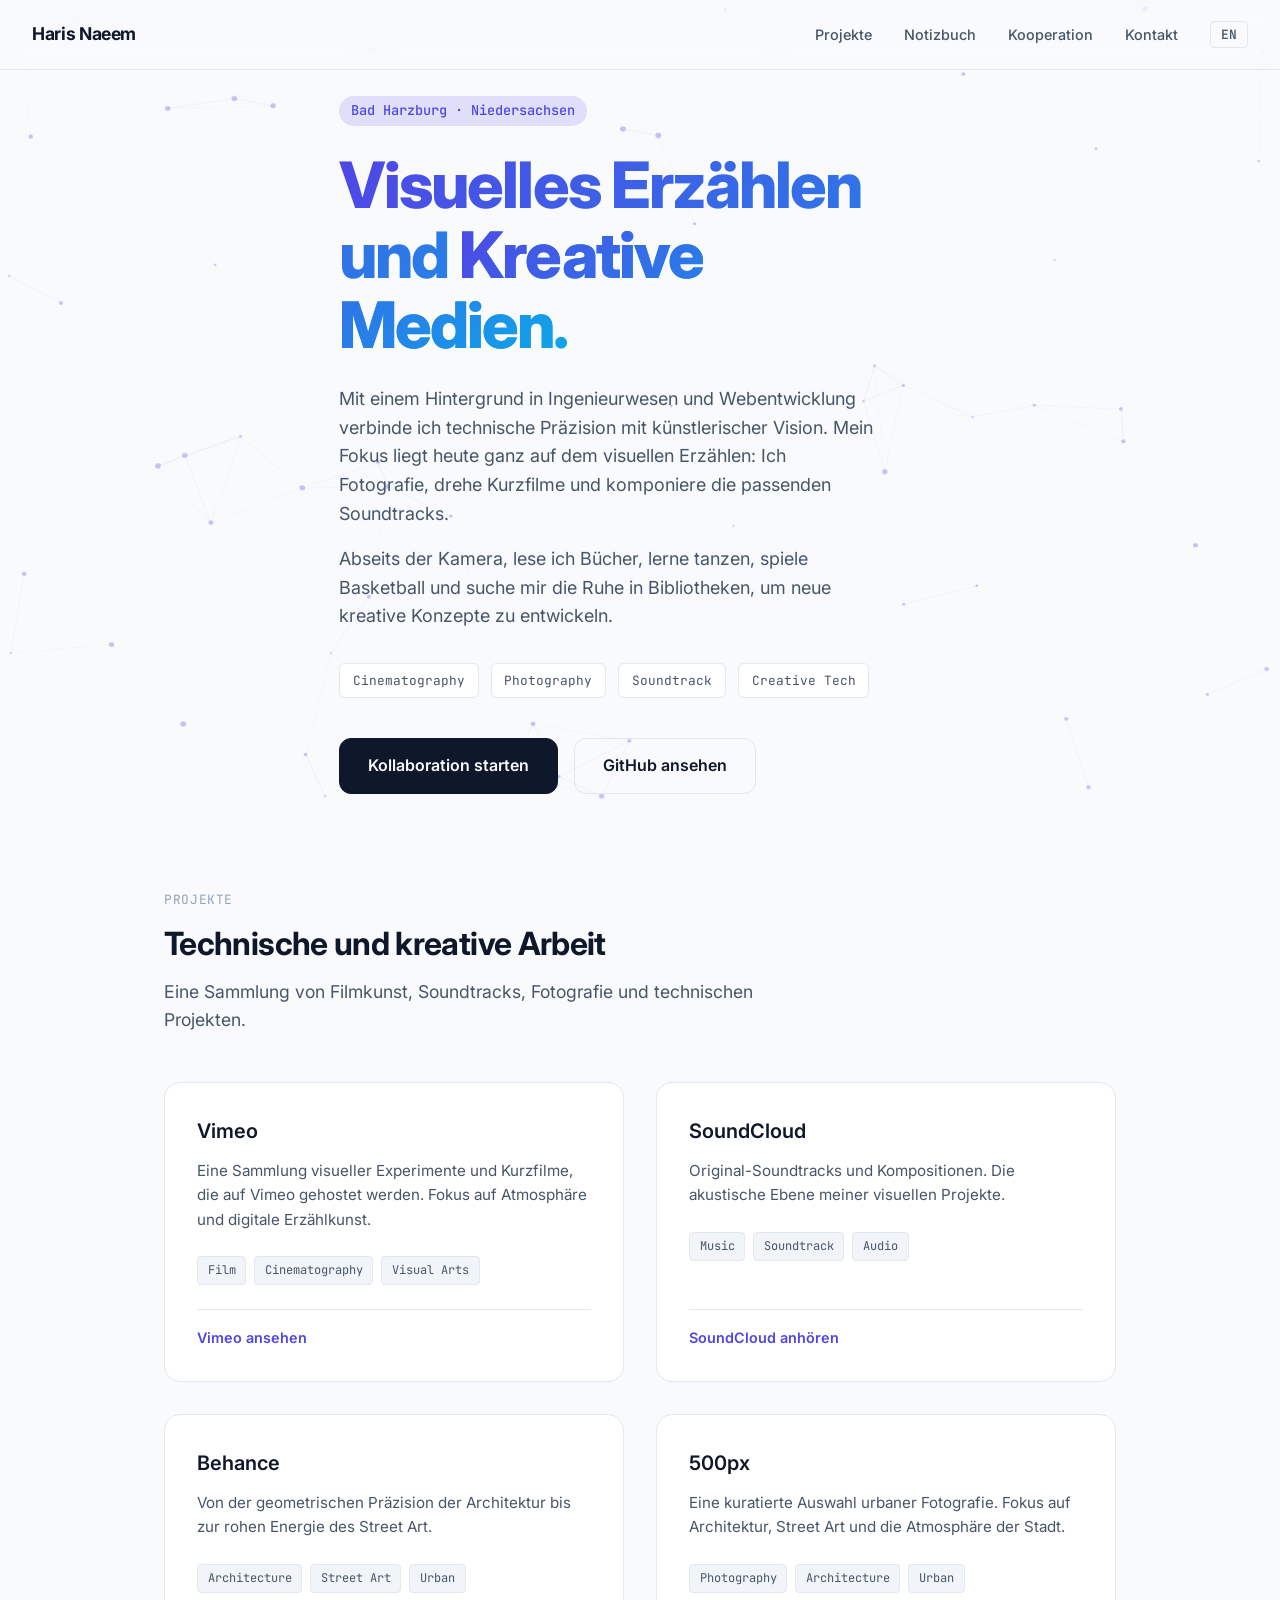
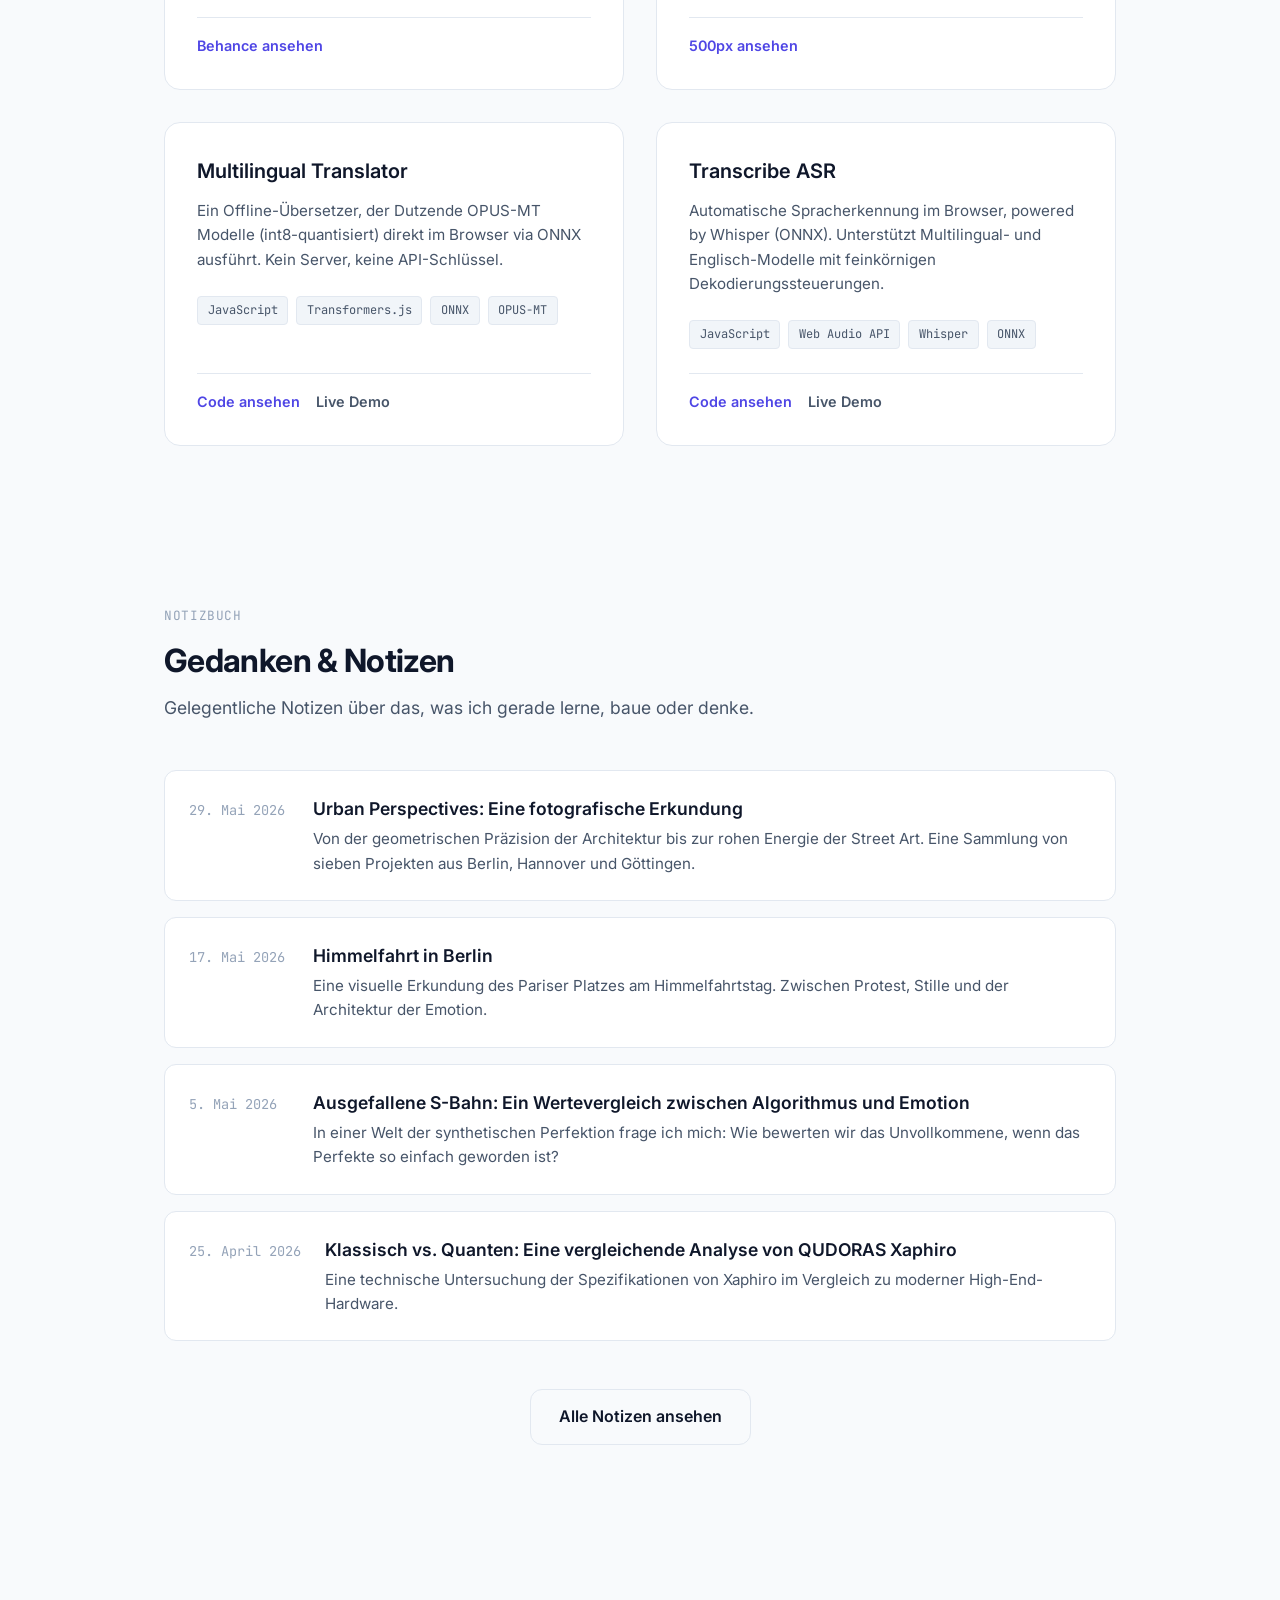
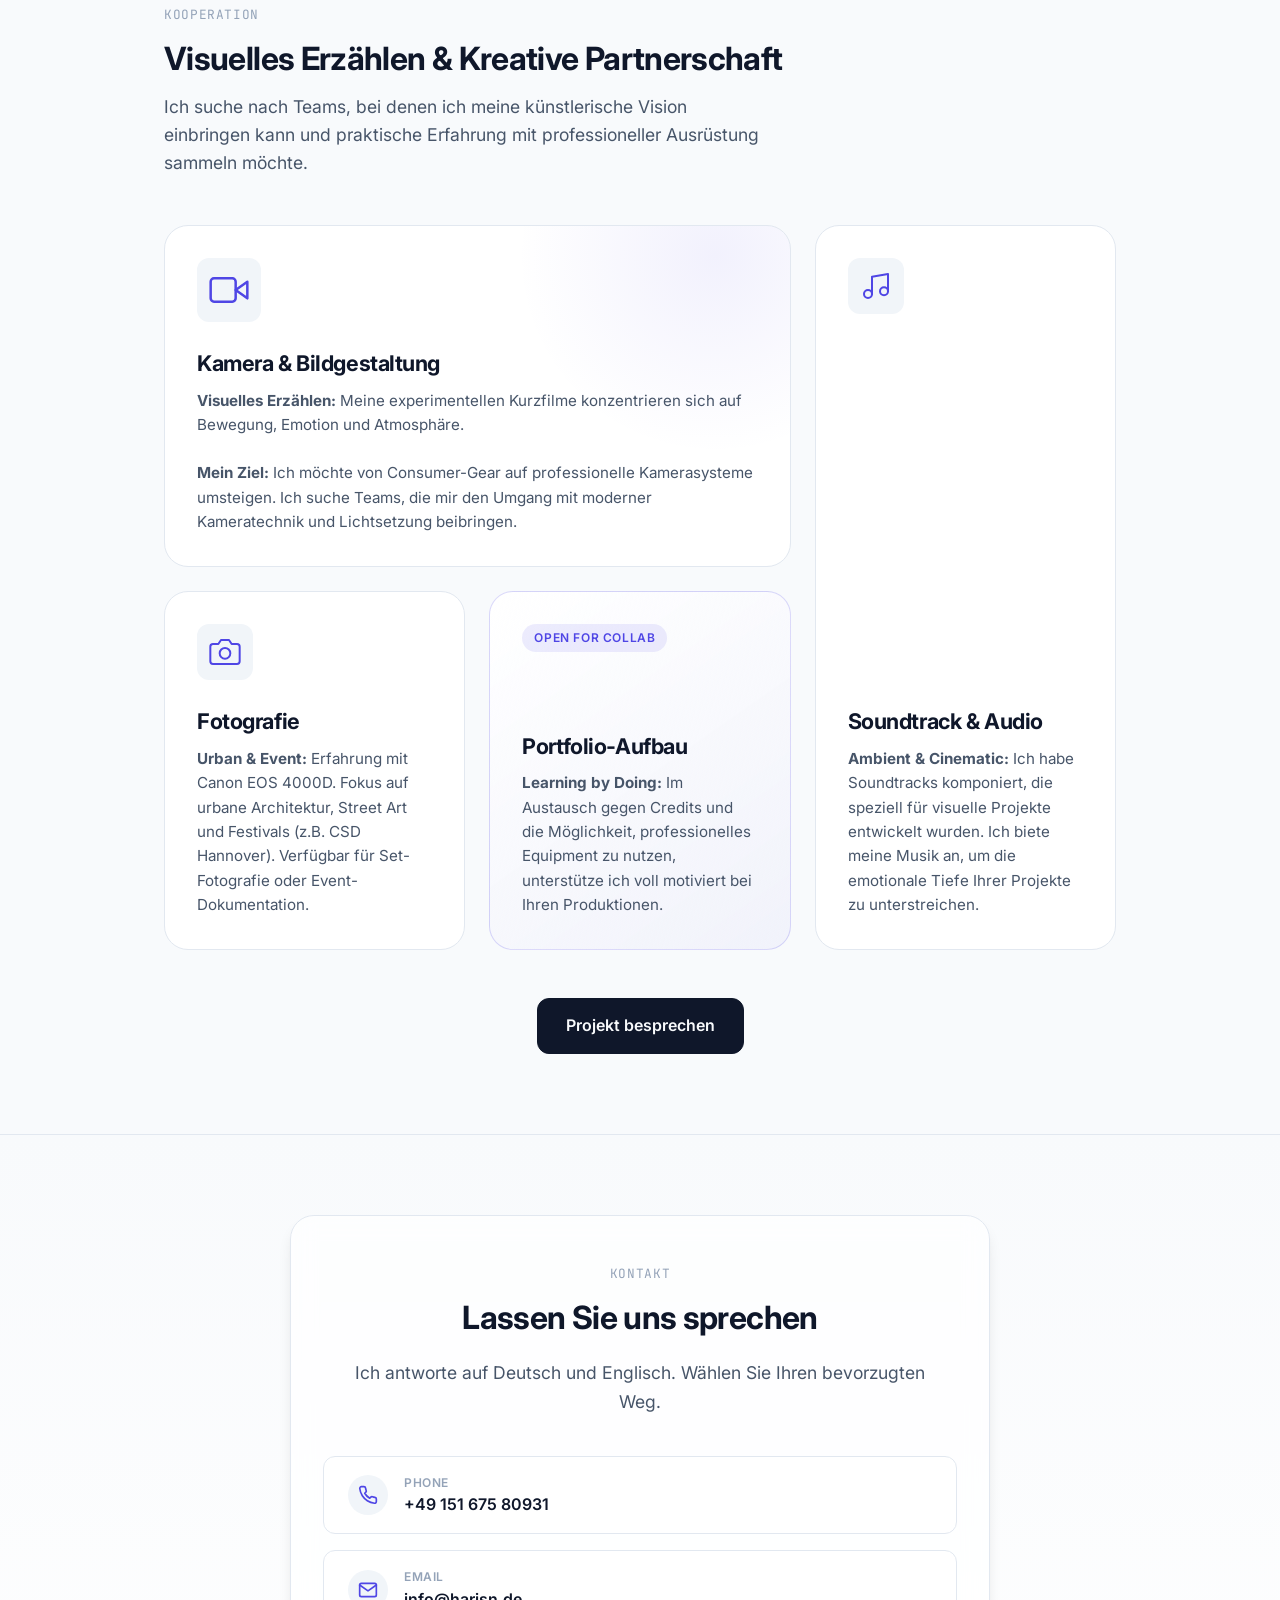
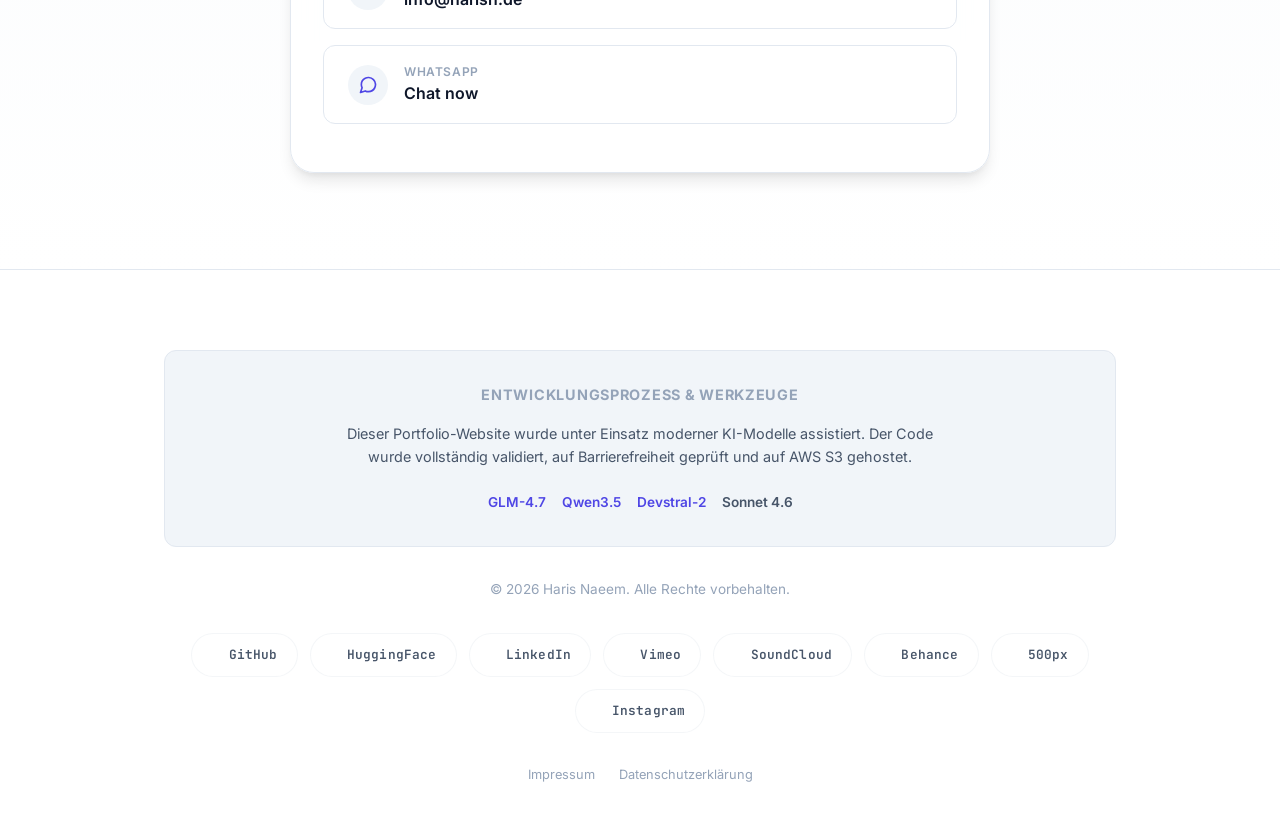
<file: index.html>
<!DOCTYPE html>
<html lang="de">
<head>
    <meta charset="UTF-8">
    <meta name="viewport" content="width=device-width, initial-scale=1.0">
    <meta name="description" content="Visuelles Storytelling und Kreative Medien von Haris Naeem in Bad Harzburg, Niedersachsen">
    <meta name="author" content="Haris Naeem">
    <meta name="theme-color" content="#0f172a">

    <!-- SEO & Social Media Meta Tags -->
    <meta property="og:title" content="Haris Naeem | Visual Storytelling & Creative Media">
    <meta property="og:description" content="Portfolio von Haris Naeem: Webentwicklung, Fotografie, Film und Musik.">
    <meta property="og:type" content="website">
    <meta property="og:locale" content="de_DE">

    <title>Haris Naeem | Visual Storytelling & Creative Media</title>

    <!-- Google Fonts -->
    <link rel="preconnect" href="https://fonts.googleapis.com">
    <link rel="preconnect" href="https://fonts.gstatic.com" crossorigin>
    <link href="https://fonts.googleapis.com/css2?family=Inter:wght@400;500;600;700&family=JetBrains+Mono:wght@400;500&display=swap" rel="stylesheet">

    <!-- External CSS -->
    <link rel="stylesheet" href="styles.css">
</head>
<body data-active-lang="de">

    <!-- NAVIGATION -->
    <nav class="nav">
    <a href="index.html" class="nav-name">Haris Naeem</a>
        
        <div class="nav-links">
            <a href="#projekte" class="nav-link">
                <span data-lang="de">Projekte</span>
                <span data-lang="en">Projects</span>
            </a>
            <a href="#notizbuch" class="nav-link">
                <span data-lang="de">Notizbuch</span>
                <span data-lang="en">Notebook</span>
            </a>
            <a href="#kooperation" class="nav-link">
                <span data-lang="de">Kooperation</span>
                <span data-lang="en">Collaboration</span>
            </a>
            <a href="#kontakt" class="nav-link">
                <span data-lang="de">Kontakt</span>
                <span data-lang="en">Contact</span>
            </a>
            
            <div class="nav-lang-switch">
                <button id="lang-toggle" aria-label="Change Language">EN</button>
            </div>
        </div>

        <button class="nav-toggle" aria-label="Menü öffnen" aria-expanded="false">
            <span></span>
            <span></span>
            <span></span>
        </button>
    </nav>

    <!-- HERO SECTION -->
    <section class="hero">
        <canvas id="hero-canvas"></canvas>
        <div class="container hero-content">
            <span class="hero-tag">
                <span data-lang="de">Bad Harzburg · Niedersachsen</span>
                <span data-lang="en">Bad Harzburg · Lower Saxony</span>
            </span>
            
            <h1>
                <span data-lang="de">Visuelles Erzählen und <span>Kreative Medien</span>.</span>
                <span data-lang="en">Visual Storytelling and <span>Creative Media</span>.</span>
            </h1>
            
            <div class="hero-body">
                <p>
                 
                    <span data-lang="de">
                        Mit einem Hintergrund in Ingenieurwesen und Webentwicklung verbinde ich 
                        technische Präzision mit künstlerischer Vision. Mein Fokus liegt heute ganz 
                        auf dem visuellen Erzählen: Ich Fotografie, drehe Kurzfilme und komponiere die 
                        passenden Soundtracks.
                    </span>
                    
                    <span data-lang="en">
                        With a background in engineering and web development, I blend technical 
                        precision with artistic vision. My focus is now entirely on visual storytelling: 
                        I do photography, create short films, and compose original soundtracks.
                    </span>
                    
                </p>
                <p>
                
                    <span data-lang="de">Abseits der Kamera, lese ich Bücher, lerne tanzen, spiele Basketball und suche 
                    mir die Ruhe in Bibliotheken, um neue kreative Konzepte zu entwickeln.</span>
                            
                   <span data-lang="en">Away from the camera, I read books, learn dancing, play basketball, 
                   and find the quiet of libraries to develop new creative concepts.</span>
                </p>
            </div>

            <div class="pill-row">
                <span class="pill">Cinematography</span>
                <span class="pill">Photography</span>
                <span class="pill">Soundtrack</span>
                <span class="pill">Creative Tech</span>
                
            </div>

            <div class="cta-row">
                <a href="#kontakt" class="btn btn-primary">
                    <span data-lang="de">Kollaboration starten</span>
                    <span data-lang="en">Start Collaboration</span>
                </a>
                <a href="https://github.com/harisnae" target="_blank" rel="noopener noreferrer" class="btn btn-secondary">
                    <span data-lang="de">GitHub ansehen</span>
                    <span data-lang="en">View GitHub</span>
                </a>
            </div>
        </div>
    </section>
    
<!-- PROJECTS SECTION -->
<section id="projekte" class="section-spacer">
    <div class="container">
        <div class="section-header">
            <span class="section-label">
                <span data-lang="de">Projekte</span>
                <span data-lang="en">Projects</span>
            </span>
            <h2 class="section-title">
                <span data-lang="de">Technische und kreative Arbeit</span>
                <span data-lang="en">Technical and Creative Work</span>
            </h2>
            <p class="section-sub">
                <span data-lang="de">Eine Sammlung von Filmkunst, Soundtracks, Fotografie und technischen Projekten.</span>
                <span data-lang="en">A collection of cinematography, soundtracks, photography and technical projects.</span>
            </p>
        </div>

        <div class="project-grid">
                        <!-- Project 3: Vimeo Portfolio -->
            <article class="project-card">
                <div class="project-content">
                    <h3>Vimeo</h3>
                    <p>
                        <span data-lang="de">Eine Sammlung visueller Experimente und Kurzfilme, die auf Vimeo gehostet werden. Fokus auf Atmosphäre und digitale Erzählkunst.</span>
                        <span data-lang="en">A collection of visual experiments and short films hosted on Vimeo. Focusing on atmosphere and digital storytelling.</span>
                    </p>
                    <div class="project-tags">
                        <span class="project-tag">Film</span>
                        <span class="project-tag">Cinematography</span>
                        <span class="project-tag">Visual Arts</span>
                    </div>
                </div>
                <div class="project-links">
                    <a href="https://vimeo.com/harisn" target="_blank" rel="noopener noreferrer" class="project-link">
                        <span data-lang="de">Vimeo ansehen</span>
                        <span data-lang="en">View Vimeo</span>
                    </a>
                </div>
            </article>

            <!-- Project 4: SoundCloud -->
            <article class="project-card">
                <div class="project-content">
                    <h3>SoundCloud</h3>
                    <p>
                        <span data-lang="de">Original-Soundtracks und Kompositionen. Die akustische Ebene meiner visuellen Projekte.</span>
                        <span data-lang="en">Original soundtracks and compositions. The auditory layer of my visual projects.</span>
                    </p>
                    <div class="project-tags">
                        <span class="project-tag">Music</span>
                        <span class="project-tag">Soundtrack</span>
                        <span class="project-tag">Audio</span>
                    </div>
                </div>
                <div class="project-links">
                    <a href="https://soundcloud.com/harisnae" target="_blank" rel="noopener noreferrer" class="project-link">
                        <span data-lang="de">SoundCloud anhören</span>
                        <span data-lang="en">Listen on SoundCloud</span>
                    </a>
                </div>
            </article>

            <!-- Project 5: Behance Design -->
            <article class="project-card">
                <div class="project-content">
                    <h3>Behance</h3>
                    <p>
                        <span data-lang="de">Von der geometrischen Präzision der Architektur bis zur rohen Energie des Street Art.</span>
                        <span data-lang="en">From the geometric precision of architecture to the raw energy of street art.</span>
                    </p>
                    <div class="project-tags">
                        <span class="project-tag">Architecture</span>
                        <span class="project-tag">Street Art</span>
                        <span class="project-tag">Urban</span>
                    </div>
                </div>
                <div class="project-links">
                    <a href="https://www.behance.net/harisnae" target="_blank" rel="noopener noreferrer" class="project-link">
                        <span data-lang="de">Behance ansehen</span>
                        <span data-lang="en">View Behance</span>
                    </a>
                </div>
            </article>

            <!-- Project 6: 500px Photography -->
            <article class="project-card">
                <div class="project-content">
                    <h3>500px</h3>
                    <p>
                        <span data-lang="de">Eine kuratierte Auswahl urbaner Fotografie. Fokus auf Architektur, Street Art und die Atmosphäre der Stadt.</span>
                        <span data-lang="en">A curated selection of urban photography. Focusing on architecture, street art, and city atmosphere.</span>
                    </p>
                    <div class="project-tags">
                        <span class="project-tag">Photography</span>
                        <span class="project-tag">Architecture</span>
                        <span class="project-tag">Urban</span>
                    </div>
                </div>
                <div class="project-links">
                    <a href="https://500px.com/p/harisna" target="_blank" rel="noopener noreferrer" class="project-link">
                        <span data-lang="de">500px ansehen</span>
                        <span data-lang="en">View 500px</span>
                    </a>
                </div>
            </article>

            <!-- Project 1: Multilingual Translator -->
            <article class="project-card">
                <div class="project-content">
                    <h3>Multilingual Translator</h3>
                    <p>
                        <span data-lang="de">Ein Offline-Übersetzer, der Dutzende OPUS-MT Modelle (int8-quantisiert) direkt im Browser via ONNX ausführt. Kein Server, keine API-Schlüssel.</span>
                        <span data-lang="en">An offline translator running dozens of OPUS-MT models (int8-quantized) directly in the browser via ONNX. No server, no API keys.</span>
                    </p>
                    <div class="project-tags">
                        <span class="project-tag">JavaScript</span>
                        <span class="project-tag">Transformers.js</span>
                        <span class="project-tag">ONNX</span>
                        <span class="project-tag">OPUS-MT</span>
                    </div>
                </div>
                <div class="project-links">
                    <a href="https://github.com/harisnae/multilingual-translator-offline" target="_blank" rel="noopener noreferrer" class="project-link">
                        <span data-lang="de">Code ansehen</span>
                        <span data-lang="en">View Code</span>
                    </a>
                    <a href="https://harisnae.github.io/multilingual-translator-offline/" target="_blank" rel="noopener noreferrer" class="project-link secondary">
                        <span data-lang="de">Live Demo</span>
                        <span data-lang="en">Live Demo</span>
                    </a>
                </div>
            </article>

            <!-- Project 2: Transcribe ASR -->
            <article class="project-card">
                <div class="project-content">
                    <h3>Transcribe ASR</h3>
                    <p>
                        <span data-lang="de">Automatische Spracherkennung im Browser, powered by Whisper (ONNX). Unterstützt Multilingual- und Englisch-Modelle mit feinkörnigen Dekodierungssteuerungen.</span>
                        <span data-lang="en">Client-side Automatic Speech Recognition powered by Whisper (ONNX). Supports multilingual and English-only models with fine-grained decoding controls.</span>
                    </p>
                    <div class="project-tags">
                        <span class="project-tag">JavaScript</span>
                        <span class="project-tag">Web Audio API</span>
                        <span class="project-tag">Whisper</span>
                        <span class="project-tag">ONNX</span>
                    </div>
                </div>
                <div class="project-links">
                    <a href="https://github.com/harisnae/transcribe-asr" target="_blank" rel="noopener noreferrer" class="project-link">
                        <span data-lang="de">Code ansehen</span>
                        <span data-lang="en">View Code</span>
                    </a>
                    <a href="https://harisnae.github.io/transcribe-asr" target="_blank" rel="noopener noreferrer" class="project-link secondary">
                        <span data-lang="de">Live Demo</span>
                        <span data-lang="en">Live Demo</span>
                    </a>
                </div>
            </article>

        </div>
    </div>
</section>
    

    <!-- NOTEBOOK SECTION -->
    <section id="notizbuch" class="section-spacer">
        <div class="container">
            <div class="section-header">
                <span class="section-label">
                    <span data-lang="de">Notizbuch</span>
                    <span data-lang="en">Notebook</span>
                </span>
                <h2 class="section-title">
                    <span data-lang="de">Gedanken & Notizen</span>
                    <span data-lang="en">Thoughts & Notes</span>
                </h2>
                <p class="section-sub">
                    <span data-lang="de">Gelegentliche Notizen über das, was ich gerade lerne, baue oder denke.</span>
                    <span data-lang="en">Occasional notes about what I'm currently learning, building, or thinking.</span>
                </p>
            </div>

            <div class="notebook-list">
            <!-- New Clickable Blog Post Entry -->
<a href="urban-perspectives.html" class="entry" style="display: flex; align-items: baseline; gap: 1.5rem; padding: 1.5rem; background-color: var(--bg-surface); border: 1px solid var(--border); border-radius: var(--radius-md); transition: all 0.2s ease;">
    <span class="entry-date">29. Mai 2026</span>
    <div class="entry-content">
        <h3 class="entry-title">
            <span data-lang="de">Urban Perspectives: Eine fotografische Erkundung</span>
            <span data-lang="en">Urban Perspectives: A Photographic Exploration</span>
        </h3>
        <p class="entry-sub">
            <span data-lang="de">Von der geometrischen Präzision der Architektur bis zur rohen Energie der Street Art. Eine Sammlung von sieben Projekten aus Berlin, Hannover und Göttingen.</span>
            <span data-lang="en">From the geometric precision of architecture to the raw energy of street art. A collection of seven projects from Berlin, Hannover, and Göttingen.</span>
        </p>
    </div>
</a>
            <!-- New Clickable Blog Post Entry -->
<a href="himmelfahrt-in-berlin.html" class="entry" style="display: flex; align-items: baseline; gap: 1.5rem; padding: 1.5rem; background-color: var(--bg-surface); border: 1px solid var(--border); border-radius: var(--radius-md); transition: all 0.2s ease;">
    <span class="entry-date">17. Mai 2026</span>
    <div class="entry-content">
        <h3 class="entry-title">
            <span data-lang="de">Himmelfahrt in Berlin</span>
            <span data-lang="en">Himmelfahrt in Berlin</span>
        </h3>
        <p class="entry-sub">
            <span data-lang="de">Eine visuelle Erkundung des Pariser Platzes am Himmelfahrtstag. Zwischen Protest, Stille und der Architektur der Emotion.</span>
            <span data-lang="en">A visual exploration of Pariser Platz on Ascension Day. Between protest, silence, and the architecture of emotion.</span>
        </p>
    </div>
</a>
            <!-- New Clickable Blog Post Entry -->
<a href="value-of-imperfection.html" class="entry" style="display: flex; align-items: baseline; gap: 1.5rem; padding: 1.5rem; background-color: var(--bg-surface); border: 1px solid var(--border); border-radius: var(--radius-md); transition: all 0.2s ease;">
    <span class="entry-date">5. Mai 2026</span>
    <div class="entry-content">
        <h3 class="entry-title">
            <span data-lang="de">Ausgefallene S-Bahn: Ein Wertevergleich zwischen Algorithmus und Emotion</span>
            <span data-lang="en">Ausgefallene S-Bahn: A Value Comparison Between Algorithm and Emotion</span>
        </h3>
        <p class="entry-sub">
            <span data-lang="de">In einer Welt der synthetischen Perfektion frage ich mich: Wie bewerten wir das Unvollkommene, wenn das Perfekte so einfach geworden ist?</span>
            <span data-lang="en">In a world of synthetic perfection, I ask myself: How do we value the imperfect when the perfect has become so easy?</span>
        </p>
    </div>
</a>
            <!-- New Clickable Blog Post Entry -->
<a href="xaphiro-quanten-vs-gaming-pc.html" class="entry" style="display: flex; align-items: baseline; gap: 1.5rem; padding: 1.5rem; background-color: var(--bg-surface); border: 1px solid var(--border); border-radius: var(--radius-md); transition: all 0.2s ease;">
    <span class="entry-date">25. April 2026</span>
    <div class="entry-content">
        <h3 class="entry-title">
            <span data-lang="de">Klassisch vs. Quanten: Eine vergleichende Analyse von QUDORAS Xaphiro</span>
            <span data-lang="en">Classical vs. Quantum: A Comparative Analysis of QUDORA’s Xaphiro</span>
        </h3>
        <p class="entry-sub">
            <span data-lang="de">Eine technische Untersuchung der Spezifikationen von Xaphiro im Vergleich zu moderner High-End-Hardware.</span>
            <span data-lang="en">A technical examination of Xaphiro's specifications compared to modern high-end hardware.</span>
        </p>
    </div>
</a>                  

                <!-- "View All" Link -->
                <div style="text-align: center; margin-top: 2rem;">
                    <a href="archiv.html" class="btn btn-secondary" style="display: inline-flex;">
                        <span data-lang="de">Alle Notizen ansehen</span>
                        <span data-lang="en">View All Notes</span>
                    </a>
                </div>
            </div>
        </section>

            </div>
        </div>
    </section>


<!-- COLLABORATION SECTION -->
<section id="kooperation" class="section-spacer">
    <div class="container">
        <div class="section-header">
            <span class="section-label">
                <span data-lang="de">Kooperation</span>
                <span data-lang="en">Collaboration</span>
            </span>
            <h2 class="section-title">
                <span data-lang="de">Visuelles Erzählen & Kreative Partnerschaft</span>
                <span data-lang="en">Visual Storytelling & Creative Partnership</span>
            </h2>
            <p class="section-sub">
                <span data-lang="de">
                    Ich suche nach Teams, bei denen ich meine künstlerische Vision einbringen kann 
                    und praktische Erfahrung mit professioneller Ausrüstung sammeln möchte.
                </span>
                <span data-lang="en">
                    I am looking for teams where I can contribute my artistic vision and gain 
                    hands-on experience with professional equipment.
                </span>
            </p>
        </div>

        <!-- Modern Bento Grid -->
        <div class="bento-grid">
            
            <!-- 1. Main Focus: Cinematography (Large Card) -->
            <article class="bento-card bento-large span-2" onmousemove="handleCardHover(event, this)">
                <div class="bento-content">
                    <div class="bento-icon">
                        <svg xmlns="http://www.w3.org/2000/svg" width="40" height="40" viewBox="0 0 24 24" fill="none" stroke="currentColor" stroke-width="1.5" stroke-linecap="round" stroke-linejoin="round"><polygon points="23 7 16 12 23 17 23 7"></polygon><rect x="1" y="5" width="15" height="14" rx="2" ry="2"></rect></svg>
                    </div>
                    <div class="bento-text">
                        <h3>
                            <span data-lang="de">Kamera & Bildgestaltung</span>
                            <span data-lang="en">Cinematography & Visuals</span>
                        </h3>
                        <p>
                            <span data-lang="de">
                                <strong>Visuelles Erzählen:</strong> Meine experimentellen Kurzfilme konzentrieren sich auf Bewegung, Emotion und Atmosphäre. 
                                <br><br>
                                <strong>Mein Ziel:</strong> Ich möchte von Consumer-Gear auf professionelle Kamerasysteme umsteigen. Ich suche Teams, die mir den Umgang mit moderner Kameratechnik und Lichtsetzung beibringen.
                            </span>
                            <span data-lang="en">
                                <strong>Visual Storytelling:</strong> My experimental short films focus on motion, emotion, and atmosphere.
                                <br><br>
                                <strong>My Goal:</strong> I want to transition from consumer gear to professional camera systems. I am looking for teams willing to mentor me in handling modern camera technology and lighting setups.
                            </span>
                        </p>
                    </div>
                </div>
                <!-- Decorative background element -->
                <div class="bento-bg-gradient"></div>
            </article>

            <!-- 2. Sound Design (Tall Card) -->
            <article class="bento-card bento-tall" onmousemove="handleCardHover(event, this)">
                <div class="bento-content">
                    <div class="bento-icon">
                        <svg xmlns="http://www.w3.org/2000/svg" width="32" height="32" viewBox="0 0 24 24" fill="none" stroke="currentColor" stroke-width="1.5" stroke-linecap="round" stroke-linejoin="round"><path d="M9 18V5l12-2v13"></path><circle cx="6" cy="18" r="3"></circle><circle cx="18" cy="16" r="3"></circle></svg>
                    </div>
                    <div class="bento-text">
                        <h3>
                            <span data-lang="de">Soundtrack & Audio</span>
                            <span data-lang="en">Soundtrack & Audio</span>
                        </h3>
                        <p>
                            <span data-lang="de">
                                <strong>Ambient & Cinematic:</strong> Ich habe Soundtracks komponiert, die speziell für visuelle Projekte entwickelt wurden. Ich biete meine Musik an, um die emotionale Tiefe Ihrer Projekte zu unterstreichen.
                            </span>
                            <span data-lang="en">
                                <strong>Ambient & Cinematic:</strong> I have composed soundtracks specifically designed for visual projects. I offer my music to underscore the emotional depth of your productions.
                            </span>
                        </p>
                    </div>
                </div>
            </article>

            <!-- 3. Photography (Standard Card) -->
            <article class="bento-card" onmousemove="handleCardHover(event, this)">
                <div class="bento-content">
                    <div class="bento-icon">
                        <svg xmlns="http://www.w3.org/2000/svg" width="32" height="32" viewBox="0 0 24 24" fill="none" stroke="currentColor" stroke-width="1.5" stroke-linecap="round" stroke-linejoin="round"><path d="M23 19a2 2 0 0 1-2 2H3a2 2 0 0 1-2-2V8a2 2 0 0 1 2-2h4l2-3h6l2 3h4a2 2 0 0 1 2 2z"></path><circle cx="12" cy="13" r="4"></circle></svg>
                    </div>
                    <div class="bento-text">
                        <h3>
                            <span data-lang="de">Fotografie</span>
                            <span data-lang="en">Photography</span>
                        </h3>
                        <p>
                            <span data-lang="de">
                                <strong>Urban & Event:</strong> Erfahrung mit Canon EOS 4000D. Fokus auf urbane Architektur, Street Art und Festivals (z.B. CSD Hannover). Verfügbar für Set-Fotografie oder Event-Dokumentation.
                            </span>
                            <span data-lang="en">
                                <strong>Urban & Event:</strong> Experienced with Canon EOS 4000D. Focus on urban architecture, street art, and festivals (e.g., CSD Hannover). Available for set photography or event documentation.
                            </span>
                        </p>
                    </div>
                </div>
            </article>

            <!-- 4. Portfolio Building (Highlighted Card) -->
            <article class="bento-card bento-highlight" onmousemove="handleCardHover(event, this)">
                <div class="bento-content">
                    <div class="bento-badge">Open for Collab</div>
                    <div class="bento-text">
                        <h3>
                            <span data-lang="de">Portfolio-Aufbau</span>
                            <span data-lang="en">Portfolio Building</span>
                        </h3>
                        <p>
                            <span data-lang="de">
                                <strong>Learning by Doing:</strong> Im Austausch gegen Credits und die Möglichkeit, professionelles Equipment zu nutzen, unterstütze ich voll motiviert bei Ihren Produktionen.
                            </span>
                            <span data-lang="en">
                                <strong>Learning by Doing:</strong> In exchange for credits and the opportunity to use professional equipment, I am fully motivated to support your productions.
                            </span>
                        </p>
                    </div>
                </div>
            </article>

        </div>

        <!-- CTA -->
        <div style="text-align: center; margin-top: 3rem;">
            <a href="#kontakt" class="btn btn-primary">
                <span data-lang="de">Projekt besprechen</span>
                <span data-lang="en">Discuss a Project</span>
            </a>
        </div>
    </div>
</section>

        <!-- CONTACT SECTION -->
    <section id="kontakt" class="section-spacer contact-section">
        <div class="container">
            <div class="contact-card">
                <span class="section-label">
                    <span data-lang="de">Kontakt</span>
                    <span data-lang="en">Contact</span>
                </span>
                <h2 class="section-title">
                    <span data-lang="de">Lassen Sie uns sprechen</span>
                    <span data-lang="en">Let's talk</span>
                </h2>
                <p class="section-sub" style="margin: 1rem auto 2.5rem;">
                    <span data-lang="de">Ich antworte auf Deutsch und Englisch. Wählen Sie Ihren bevorzugten Weg.</span>
                    <span data-lang="en">I reply in German and English. Choose your preferred channel.</span>
                </p>
                
                <div class="contact-links">
<!-- Phone -->
<a href="tel:+4915167580931" class="contact-link-item">
    <div class="contact-icon">
        <svg xmlns="http://www.w3.org/2000/svg" width="20" height="20" viewBox="0 0 24 24" fill="none" stroke="currentColor" stroke-width="2" stroke-linecap="round" stroke-linejoin="round"><path d="M22 16.92v3a2 2 0 0 1-2.18 2 19.79 19.79 0 0 1-8.63-3.07 19.5 19.5 0 0 1-6-6 19.79 19.79 0 0 1-3.07-8.67A2 2 0 0 1 4.11 2h3a2 2 0 0 1 2 1.72 12.84 12.84 0 0 0 .7 2.81 2 2 0 0 1-.45 2.11L8.09 9.91a16 16 0 0 0 6 6l1.27-1.27a2 2 0 0 1 2.11-.45 12.84 12.84 0 0 0 2.81.7A2 2 0 0 1 22 16.92z"></path></svg>
    </div>
    <div class="contact-text">
        <span class="contact-label">Phone</span>
        <span class="contact-value">+49 151 675 80931</span>
    </div>
</a>

<!-- Email -->
<a href="mailto:info@harisn.de" class="contact-link-item">
    <div class="contact-icon">
        <svg xmlns="http://www.w3.org/2000/svg" width="20" height="20" viewBox="0 0 24 24" fill="none" stroke="currentColor" stroke-width="2" stroke-linecap="round" stroke-linejoin="round"><path d="M4 4h16c1.1 0 2 .9 2 2v12c0 1.1-.9 2-2 2H4c-1.1 0-2-.9-2-2V6c0-1.1.9-2 2-2z"></path><polyline points="22,6 12,13 2,6"></polyline></svg>
    </div>
    <div class="contact-text">
        <span class="contact-label">Email</span>
        <span class="contact-value">info@harisn.de</span>
    </div>
</a>

                    <!-- WhatsApp -->
                    <a href="https://wa.me/4915167580931" target="_blank" rel="noopener noreferrer" class="contact-link-item">
                        <div class="contact-icon">
                            <svg xmlns="http://www.w3.org/2000/svg" width="20" height="20" viewBox="0 0 24 24" fill="none" stroke="currentColor" stroke-width="2" stroke-linecap="round" stroke-linejoin="round"><path d="M21 11.5a8.38 8.38 0 0 1-.9 3.8 8.5 8.5 0 0 1-7.6 4.7 8.38 8.38 0 0 1-3.8-.9L3 21l1.9-5.7a8.38 8.38 0 0 1-.9-3.8 8.5 8.5 0 0 1 4.7-7.6 8.38 8.38 0 0 1 3.8-.9h.5a8.48 8.48 0 0 1 8 8v.5z"></path></svg>
                        </div>
                        <div class="contact-text">
                            <span class="contact-label">WhatsApp</span>
                            <span class="contact-value">Chat now</span>
                        </div>
                    </a>
                </div>
            </div>
        </div>
    </section>



        <!-- FOOTER SECTION -->
        <footer>
        <!-- DEVELOPMENT DISCLOSURE -->
    <section class="section-spacer" style="padding-bottom: 2rem; padding-top: 2rem;">
        <div class="container">
            <div style="background: var(--bg-surface-hover); border: 1px solid var(--border); border-radius: var(--radius-md); padding: 2rem; text-align: center;">
                <h4 style="font-size: 0.9rem; text-transform: uppercase; letter-spacing: 0.05em; color: var(--text-muted); margin-bottom: 1rem;">
                    <span data-lang="de">Entwicklungsprozess & Werkzeuge</span>
                    <span data-lang="en">Development Process & Tools</span>
                </h4>
                
                <p style="font-size: 0.9rem; color: var(--text-secondary); max-width: 600px; margin: 0 auto 1.5rem auto;">
                    <span data-lang="de">
                        Dieser Portfolio-Website wurde unter Einsatz moderner KI-Modelle assistiert. 
                        Der Code wurde vollständig validiert, auf Barrierefreiheit geprüft und auf AWS S3 gehostet.
                    </span>
                    <span data-lang="en">
                        This portfolio website was built with assistance from modern LLMs. 
                        All code has been validated for accessibility and hosted on AWS S3.
                    </span>
                </p>

                <!-- Model Links -->
                <div style="display: flex; justify-content: center; gap: 1rem; flex-wrap: wrap;">
                    <a href="https://huggingface.co/zai-org/GLM-4.7" target="_blank" rel="noopener noreferrer" class="project-link" style="font-size: 0.85rem;">GLM-4.7</a>
                    <a href="https://huggingface.co/Qwen/Qwen3.5-397B-A17B" target="_blank" rel="noopener noreferrer" class="project-link" style="font-size: 0.85rem;">Qwen3.5</a>
                    <a href="https://huggingface.co/mistralai/Devstral-2-123B-Instruct-2512" target="_blank" rel="noopener noreferrer" class="project-link" style="font-size: 0.85rem;">Devstral-2</a>
                    <a href="https://www.anthropic.com/claude/sonnet" target="_blank" rel="noopener noreferrer" class="project-link secondary" style="font-size: 0.85rem;">Sonnet 4.6</a>
                </div>
            </div>
        </div>
    </section>
    <!-- END OF DEVELOPMENT DISCLOSURE -->

    <div class="container">
        <p>&copy; 2026 Haris Naeem. <span data-lang="de">Alle Rechte vorbehalten.</span><span data-lang="en">All rights reserved.</span></p>
        
         <!-- Social Links Section -->
        <div class="social-links">
            <a href="https://github.com/harisnae" target="_blank" rel="noopener noreferrer">GitHub</a>
            <a href="https://huggingface.co/harisnaeem" target="_blank" rel="noopener noreferrer">HuggingFace</a>
            <a href="https://www.linkedin.com/in/haris-naeem-6082ab395/" target="_blank" rel="noopener noreferrer">LinkedIn</a>
            <a href="https://vimeo.com/harisn" target="_blank" rel="noopener noreferrer">Vimeo</a>
            <a href="https://soundcloud.com/harisnae" target="_blank" rel="noopener noreferrer">SoundCloud</a>
            <a href="https://www.behance.net/harisnae" target="_blank" rel="noopener noreferrer">Behance</a>
            <a href="https://500px.com/p/harisna" target="_blank" rel="noopener noreferrer">500px</a>
            <a href="https://www.instagram.com/haris._naeem/" target="_blank" rel="noopener noreferrer">Instagram</a>
      </div>

        <div style="margin-top: 0.5rem; font-size: 0.8rem;">
            <a href="impressum.html" style="margin: 0 10px; color: var(--text-muted);">
                <span data-lang="de">Impressum</span>
                <span data-lang="en">Imprint</span>
            </a>
            <a href="datenschutz.html" style="margin: 0 10px; color: var(--text-muted);">
                <span data-lang="de">Datenschutzerklärung</span>
                <span data-lang="en">Privacy</span>
            </a>
        </div>
    </div>
    </footer>
<!-- END OF FOOTER SECTION -->
    <!-- External Scripts -->
    <script src="scripts.js" defer></script>
    <script src="home.js" defer></script>
</body>
</html>
</file>
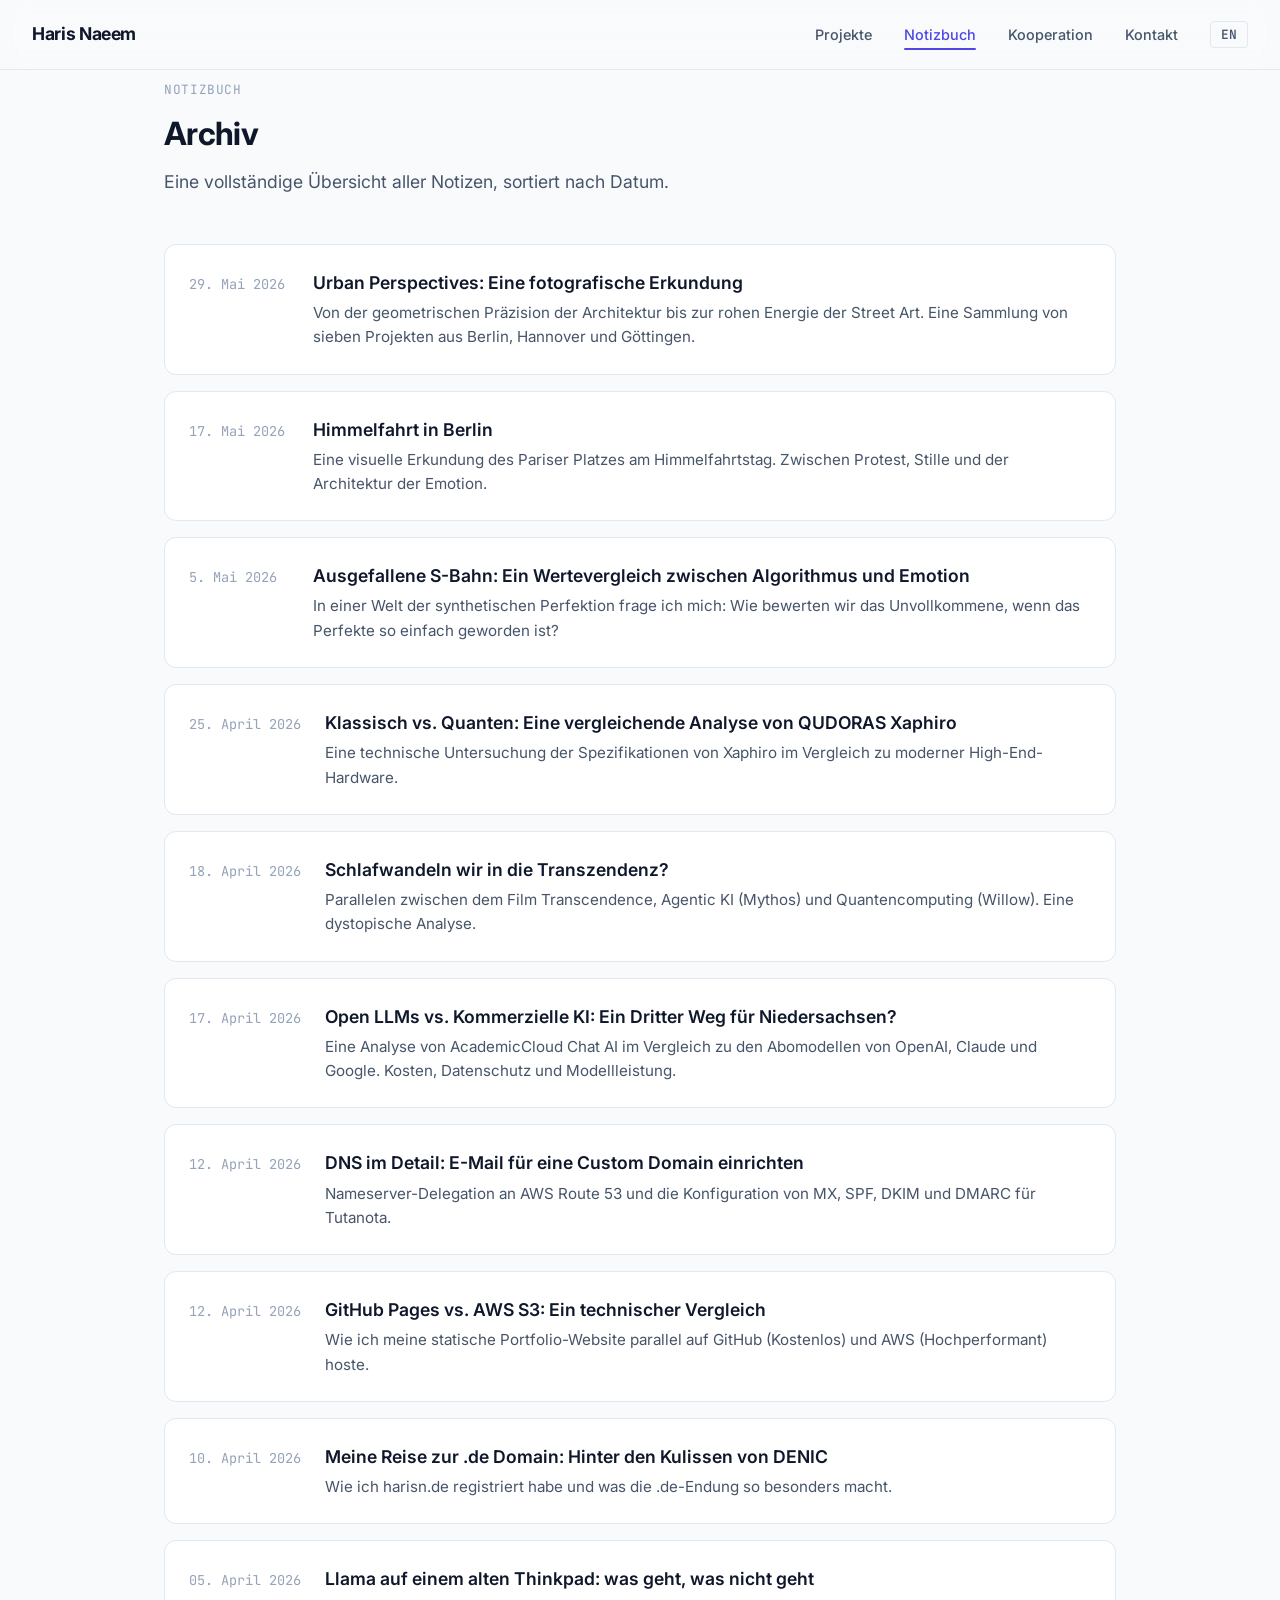
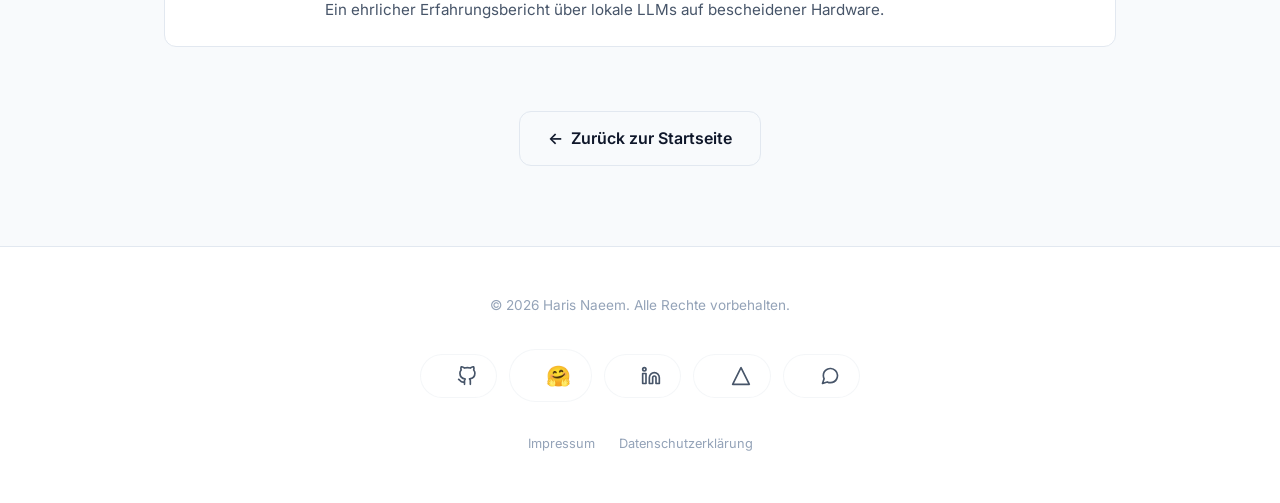
<file: archiv.html>
<!DOCTYPE html>
<html lang="de">
<head>
    <meta charset="UTF-8">
    <meta name="viewport" content="width=device-width, initial-scale=1.0">
    <meta name="description" content="Archiv aller Notizen und Gedanken von Haris Naeem.">
    <meta name="author" content="Haris Naeem">
    <meta name="theme-color" content="#0f172a">

    <!-- SEO & Social Media Meta Tags -->
    <meta property="og:title" content="Haris Naeem | Archiv">
    <meta property="og:description" content="Eine vollständige Übersicht aller Notizen und Gedanken.">
    <meta property="og:type" content="website">
    <meta property="og:locale" content="de_DE">

    <title>Haris Naeem | Archiv</title>

    <!-- Google Fonts -->
    <link rel="preconnect" href="https://fonts.googleapis.com">
    <link rel="preconnect" href="https://fonts.gstatic.com" crossorigin>
    <link href="https://fonts.googleapis.com/css2?family=Inter:wght@400;500;600;700&family=JetBrains+Mono:wght@400;500&display=swap" rel="stylesheet">

    <!-- External CSS -->
    <link rel="stylesheet" href="styles.css">
</head>
<body data-active-lang="de">

    <!-- NAVIGATION -->
    <nav class="nav">
        <a href="index.html" class="nav-name">Haris Naeem</a>
        
        <div class="nav-links">
            <a href="index.html#projekte" class="nav-link">
                <span data-lang="de">Projekte</span>
                <span data-lang="en">Projects</span>
            </a>
            <a href="index.html#notizbuch" class="nav-link active">
                <span data-lang="de">Notizbuch</span>
                <span data-lang="en">Notebook</span>
            </a>
            <a href="index.html#preise" class="nav-link">
                <span data-lang="de">Kooperation</span>
                <span data-lang="en">Collaboration</span>
            </a>
            <a href="index.html#kontakt" class="nav-link">
                <span data-lang="de">Kontakt</span>
                <span data-lang="en">Contact</span>
            </a>

            <div class="nav-lang-switch">
                <button id="lang-toggle" aria-label="Change Language">EN</button>
            </div>
        </div>

        <button class="nav-toggle" aria-label="Menü öffnen" aria-expanded="false">
            <span></span>
            <span></span>
            <span></span>
        </button>
    </nav>

    <!-- ARCHIVE CONTENT -->
    <section class="section-spacer">
        <div class="container">
            <div class="section-header">
                <span class="section-label">
                    <span data-lang="de">Notizbuch</span>
                    <span data-lang="en">Notebook</span>
                </span>
                <h1 class="section-title">
                    <span data-lang="de">Archiv</span>
                    <span data-lang="en">Archive</span>
                </h1>
                <p class="section-sub">
                    <span data-lang="de">Eine vollständige Übersicht aller Notizen, sortiert nach Datum.</span>
                    <span data-lang="en">A complete overview of all notes, sorted by date.</span>
                </p>
            </div>

            <div class="notebook-list">
            <!-- Post Entry -->
<a href="urban-perspectives.html" class="entry">
    <span class="entry-date">29. Mai 2026</span>
    <div class="entry-content">
        <h3 class="entry-title">
            <span data-lang="de">Urban Perspectives: Eine fotografische Erkundung</span>
            <span data-lang="en">Urban Perspectives: A Photographic Exploration</span>
        </h3>
        <p class="entry-sub">
            <span data-lang="de">Von der geometrischen Präzision der Architektur bis zur rohen Energie der Street Art. Eine Sammlung von sieben Projekten aus Berlin, Hannover und Göttingen.</span>
            <span data-lang="en">From the geometric precision of architecture to the raw energy of street art. A collection of seven projects from Berlin, Hannover, and Göttingen.</span>
        </p>
    </div>
</a>
            <!-- Post entry -->
<a href="himmelfahrt-in-berlin.html" class="entry">
    <span class="entry-date">17. Mai 2026</span>
    <div class="entry-content">
        <h3 class="entry-title">
            <span data-lang="de">Himmelfahrt in Berlin</span>
            <span data-lang="en">Himmelfahrt in Berlin</span>
        </h3>
        <p class="entry-sub">
            <span data-lang="de">Eine visuelle Erkundung des Pariser Platzes am Himmelfahrtstag. Zwischen Protest, Stille und der Architektur der Emotion.</span>
            <span data-lang="en">A visual exploration of Pariser Platz on Ascension Day. Between protest, silence, and the architecture of emotion.</span>
        </p>
    </div>
</a>
            <!-- Post entry -->
<a href="value-of-imperfection.html" class="entry">
    <span class="entry-date">5. Mai 2026</span>
    <div class="entry-content">
        <h3 class="entry-title">
            <span data-lang="de">Ausgefallene S-Bahn: Ein Wertevergleich zwischen Algorithmus und Emotion</span>
            <span data-lang="en">Ausgefallene S-Bahn: A Value Comparison Between Algorithm and Emotion</span>
        </h3>
        <p class="entry-sub">
            <span data-lang="de">In einer Welt der synthetischen Perfektion frage ich mich: Wie bewerten wir das Unvollkommene, wenn das Perfekte so einfach geworden ist?</span>
            <span data-lang="en">In a world of synthetic perfection, I ask myself: How do we value the imperfect when the perfect has become so easy?</span>
        </p>
    </div>
</a>
            <!-- Post entry -->
<a href="xaphiro-quanten-vs-gaming-pc.html" class="entry">
    <span class="entry-date">25. April 2026</span>
    <div class="entry-content">
        <h3 class="entry-title">
            <span data-lang="de">Klassisch vs. Quanten: Eine vergleichende Analyse von QUDORAS Xaphiro</span>
            <span data-lang="en">Classical vs. Quantum: A Comparative Analysis of QUDORA’s Xaphiro</span>
        </h3>
        <p class="entry-sub">
            <span data-lang="de">Eine technische Untersuchung der Spezifikationen von Xaphiro im Vergleich zu moderner High-End-Hardware.</span>
            <span data-lang="en">A technical examination of Xaphiro's specifications compared to modern high-end hardware.</span>
        </p>
    </div>
</a>
            <!-- Post entry -->
<a href="transcendence-reality.html" class="entry">
    <span class="entry-date">18. April 2026</span>
    <div class="entry-content">
        <h3 class="entry-title">
            <span data-lang="de">Schlafwandeln wir in die Transzendenz?</span>
            <span data-lang="en">Are We Sleepwalking Into Transcendence?</span>
        </h3>
        <p class="entry-sub">
            <span data-lang="de">Parallelen zwischen dem Film Transcendence, Agentic KI (Mythos) und Quantencomputing (Willow). Eine dystopische Analyse.</span>
            <span data-lang="en">Parallels between the film Transcendence, Agentic AI (Mythos), and Quantum Computing (Willow). A dystopian analysis.</span>
        </p>
    </div>
</a>
            
            <!-- Post entry -->
           <a href="open-llm-vs-kommerzielle-ki-niedersachsen.html" class="entry">
    <span class="entry-date">17. April 2026</span>
    <div class="entry-content">
        <h3 class="entry-title">
            <span data-lang="de">Open LLMs vs. Kommerzielle KI: Ein Dritter Weg für Niedersachsen?</span>
            <span data-lang="en">Open LLMs vs. Commercial AI: A Third Way for Lower Saxony?</span>
        </h3>
        <p class="entry-sub">
            <span data-lang="de">Eine Analyse von AcademicCloud Chat AI im Vergleich zu den Abomodellen von OpenAI, Claude und Google. Kosten, Datenschutz und Modellleistung.</span>
            <span data-lang="en">An analysis of AcademicCloud Chat AI compared to subscription models from OpenAI, Claude, and Google. Cost, data privacy, and model performance.</span>
        </p>
    </div>
</a>
            <!-- Post entry -->
                <a href="dns-email-einrichtung.html" class="entry">
    <span class="entry-date">12. April 2026</span>
    <div class="entry-content">
        <h3 class="entry-title">
            <span data-lang="de">DNS im Detail: E-Mail für eine Custom Domain einrichten</span>
            <span data-lang="en">DNS Deep Dive: Setting up Email for a Custom Domain</span>
        </h3>
        <p class="entry-sub">
            <span data-lang="de">Nameserver-Delegation an AWS Route 53 und die Konfiguration von MX, SPF, DKIM und DMARC für Tutanota.</span>
            <span data-lang="en">Nameserver delegation to AWS Route 53 and configuring MX, SPF, DKIM, and DMARC for Tutanota.</span>
        </p>
    </div>
</a>
                <!-- Post entry -->
                <a href="github-vs-aws-s3-hosting.html" class="entry">
    <span class="entry-date">12. April 2026</span>
    <div class="entry-content">
        <h3 class="entry-title">
            <span data-lang="de">GitHub Pages vs. AWS S3: Ein technischer Vergleich</span>
            <span data-lang="en">GitHub Pages vs. AWS S3: A Technical Comparison</span>
        </h3>
        <p class="entry-sub">
            <span data-lang="de">Wie ich meine statische Portfolio-Website parallel auf GitHub (Kostenlos) und AWS (Hochperformant) hoste.</span>
            <span data-lang="en">How I host my static portfolio website in parallel on GitHub (Free) and AWS (High Performance).</span>
        </p>
    </div>
</a>
                <!-- Post entry -->
                <a href="meine-reise-zur-de-domain.html" class="entry">
                    <span class="entry-date">10. April 2026</span>
                    <div class="entry-content">
                        <h3 class="entry-title">
                            <span data-lang="de">Meine Reise zur .de Domain: Hinter den Kulissen von DENIC</span>
                            <span data-lang="en">My Journey to a .de Domain: Behind the Scenes of DENIC</span>
                        </h3>
                        <p class="entry-sub">
                            <span data-lang="de">Wie ich harisn.de registriert habe und was die .de-Endung so besonders macht.</span>
                            <span data-lang="en">How I registered harisn.de and what makes the .de extension so special.</span>
                        </p>
                    </div>
                </a>

                <!-- Post entry -->
                <a href="notizbuch-llama-thinkpad.html" class="entry">
                    <span class="entry-date">05. April 2026</span>
                    <div class="entry-content">
                        <h3 class="entry-title">
                            <span data-lang="de">Llama auf einem alten Thinkpad: was geht, was nicht geht</span>
                            <span data-lang="en">Llama on an Old Thinkpad: What Works, What Doesn't</span>
                        </h3>
                        <p class="entry-sub">
                            <span data-lang="de">Ein ehrlicher Erfahrungsbericht über lokale LLMs auf bescheidener Hardware.</span>
                            <span data-lang="en">An honest experience report about local LLMs on modest hardware.</span>
                        </p>
                    </div>
                </a>
            
            <!-- Back to Home Link -->
            <div style="text-align: center; margin-top: 3rem;">
                <a href="index.html#notizbuch" class="btn btn-secondary" style="display: inline-flex;">
                    <span>←</span>
                    <span data-lang="de" style="margin-left: 0.5rem;">Zurück zur Startseite</span>
                    <span data-lang="en" style="margin-left: 0.5rem;">Back to Home</span>
                </a>
            </div>
        </div>
    </section>

    <!-- FOOTER -->
    <footer>
        <div class="container">
            <p>&copy; 2026 Haris Naeem. <span data-lang="de">Alle Rechte vorbehalten.</span><span data-lang="en">All rights reserved.</span></p>
            
            <!-- Social Links Section -->
            <div class="social-links">
                <a href="https://github.com/harisnae" target="_blank" rel="noopener noreferrer" aria-label="GitHub" class="social-icon">
                    <svg xmlns="http://www.w3.org/2000/svg" width="20" height="20" viewBox="0 0 24 24" fill="none" stroke="currentColor" stroke-width="2" stroke-linecap="round" stroke-linejoin="round"><path d="M9 19c-5 1.5-5-2.5-7-3m14 6v-3.87a3.37 3.37 0 0 0-.94-2.61c3.14-.35 6.44-1.54 6.44-7A5.44 5.44 0 0 0 20 4.77 5.07 5.07 0 0 0 19.91 1S18.73.65 16 2.48a13.38 13.38 0 0 0-7 0C6.27.65 5.09 1 5.09 1A5.07 5.07 0 0 0 5 4.77a5.44 5.44 0 0 0-1.5 3.78c0 5.42 3.3 6.61 6.44 7A3.37 3.37 0 0 0 9 18.13V22"></path></svg>
                </a>
                
                <a href="https://huggingface.co/harisnaeem" target="_blank" rel="noopener noreferrer" aria-label="HuggingFace" class="social-icon">
                    <span style="font-size: 20px;">🤗</span>
                </a>

                <a href="https://www.linkedin.com/in/haris-naeem-6082ab395/" target="_blank" rel="noopener noreferrer" aria-label="LinkedIn" class="social-icon">
                    <svg xmlns="http://www.w3.org/2000/svg" width="20" height="20" viewBox="0 0 24 24" fill="none" stroke="currentColor" stroke-width="2" stroke-linecap="round" stroke-linejoin="round"><path d="M16 8a6 6 0 0 1 6 6v7h-4v-7a2 2 0 0 0-2-2 2 2 0 0 0-2 2v7h-4v-7a6 6 0 0 1 6-6z"></path><rect x="2" y="9" width="4" height="12"></rect><circle cx="4" cy="4" r="2"></circle></svg>
                </a>

                <a href="https://www.kaggle.com/harisna" target="_blank" rel="noopener noreferrer" aria-label="Kaggle" class="social-icon">
                    <svg xmlns="http://www.w3.org/2000/svg" width="20" height="20" viewBox="0 0 24 24" fill="none" stroke="currentColor" stroke-width="2" stroke-linecap="round" stroke-linejoin="round"><path d="M12 2L2 22h20L12 2z"></path></svg>
                </a>

                <a href="https://wa.me/4915167580931" target="_blank" rel="noopener noreferrer" aria-label="WhatsApp" class="social-icon">
                    <svg xmlns="http://www.w3.org/2000/svg" width="20" height="20" viewBox="0 0 24 24" fill="none" stroke="currentColor" stroke-width="2" stroke-linecap="round" stroke-linejoin="round"><path d="M21 11.5a8.38 8.38 0 0 1-.9 3.8 8.5 8.5 0 0 1-7.6 4.7 8.38 8.38 0 0 1-3.8-.9L3 21l1.9-5.7a8.38 8.38 0 0 1-.9-3.8 8.5 8.5 0 0 1 4.7-7.6 8.38 8.38 0 0 1 3.8-.9h.5a8.48 8.48 0 0 1 8 8v.5z"></path></svg>
                </a>
            </div>

            <div style="margin-top: 0.5rem; font-size: 0.8rem;">
                <a href="impressum.html" style="margin: 0 10px; color: var(--text-muted);">
                    <span data-lang="de">Impressum</span>
                    <span data-lang="en">Imprint</span>
                </a>
                <a href="datenschutz.html" style="margin: 0 10px; color: var(--text-muted);">
                    <span data-lang="de">Datenschutzerklärung</span>
                    <span data-lang="en">Privacy</span>
                </a>
            </div>
        </div>
    </footer>

    <!-- External Scripts (Shared Only) -->
    <script src="scripts.js" defer></script>
</body>
</html>
</file>
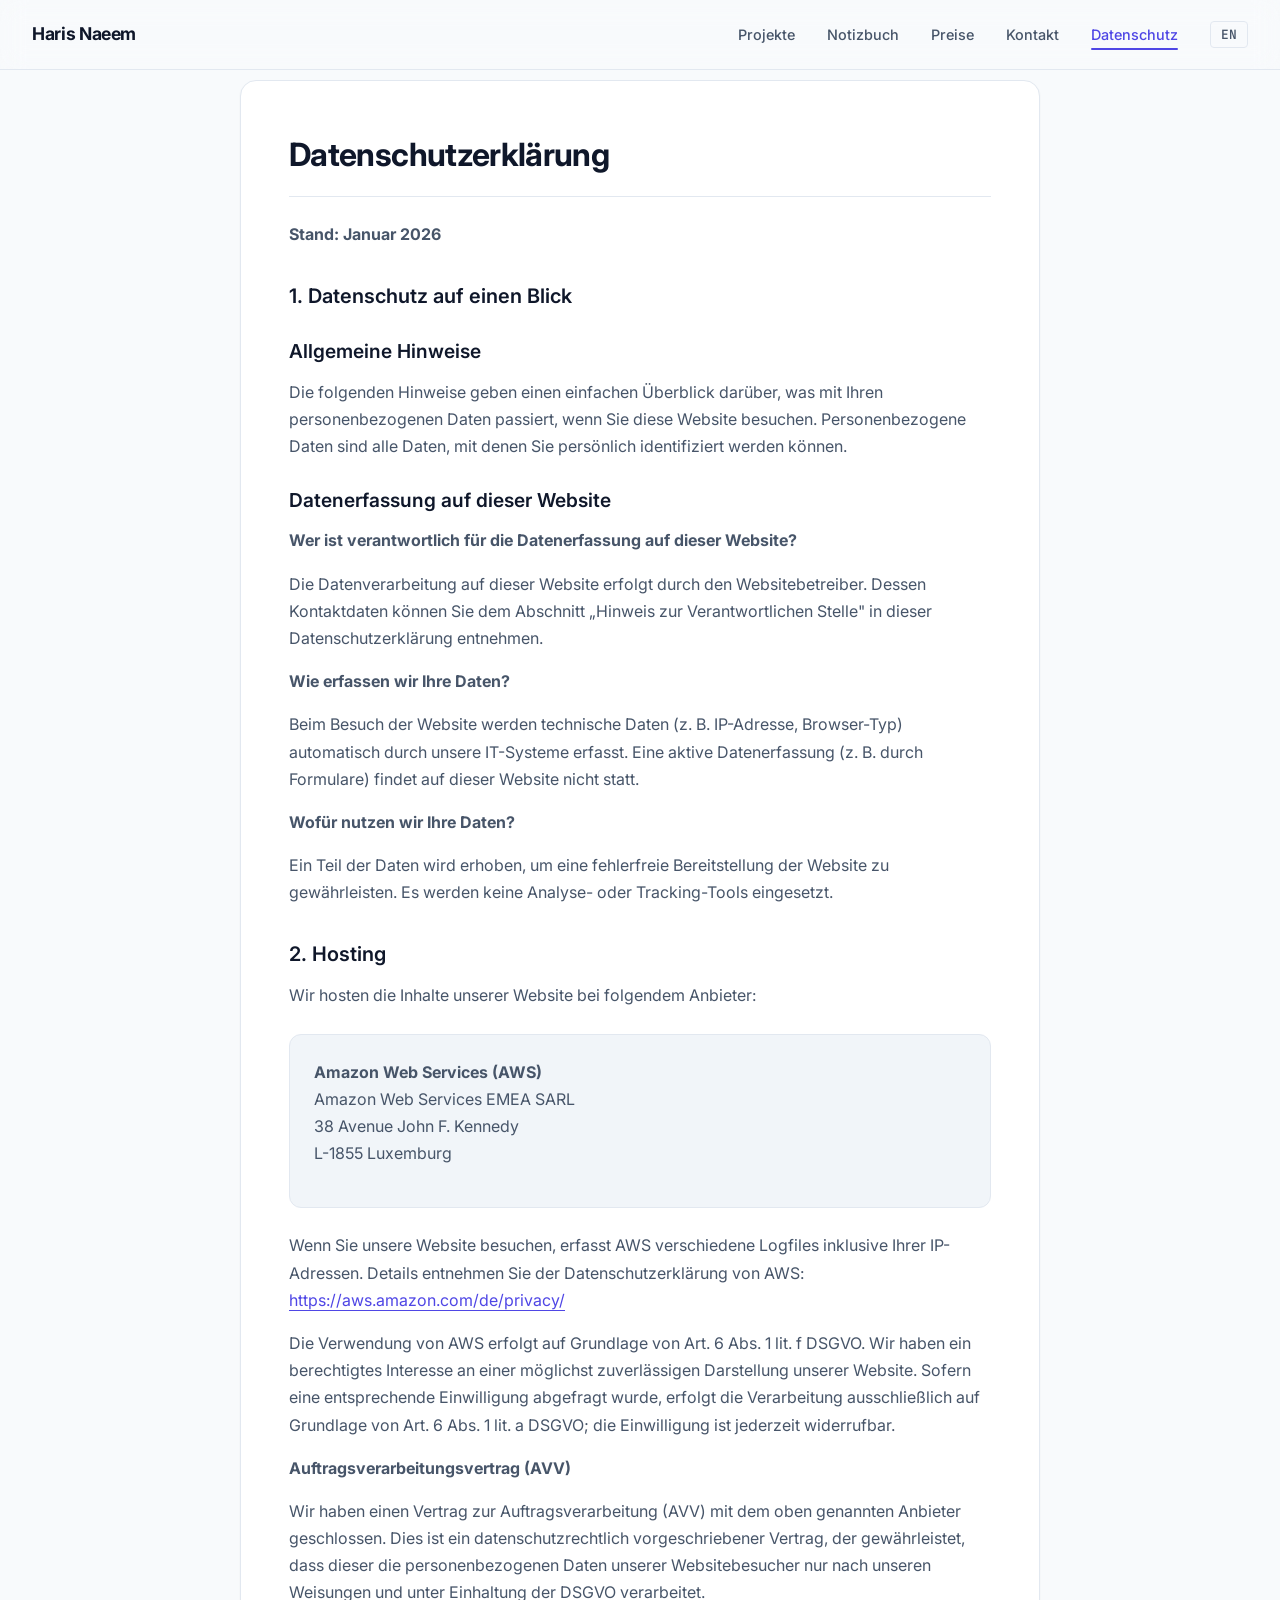
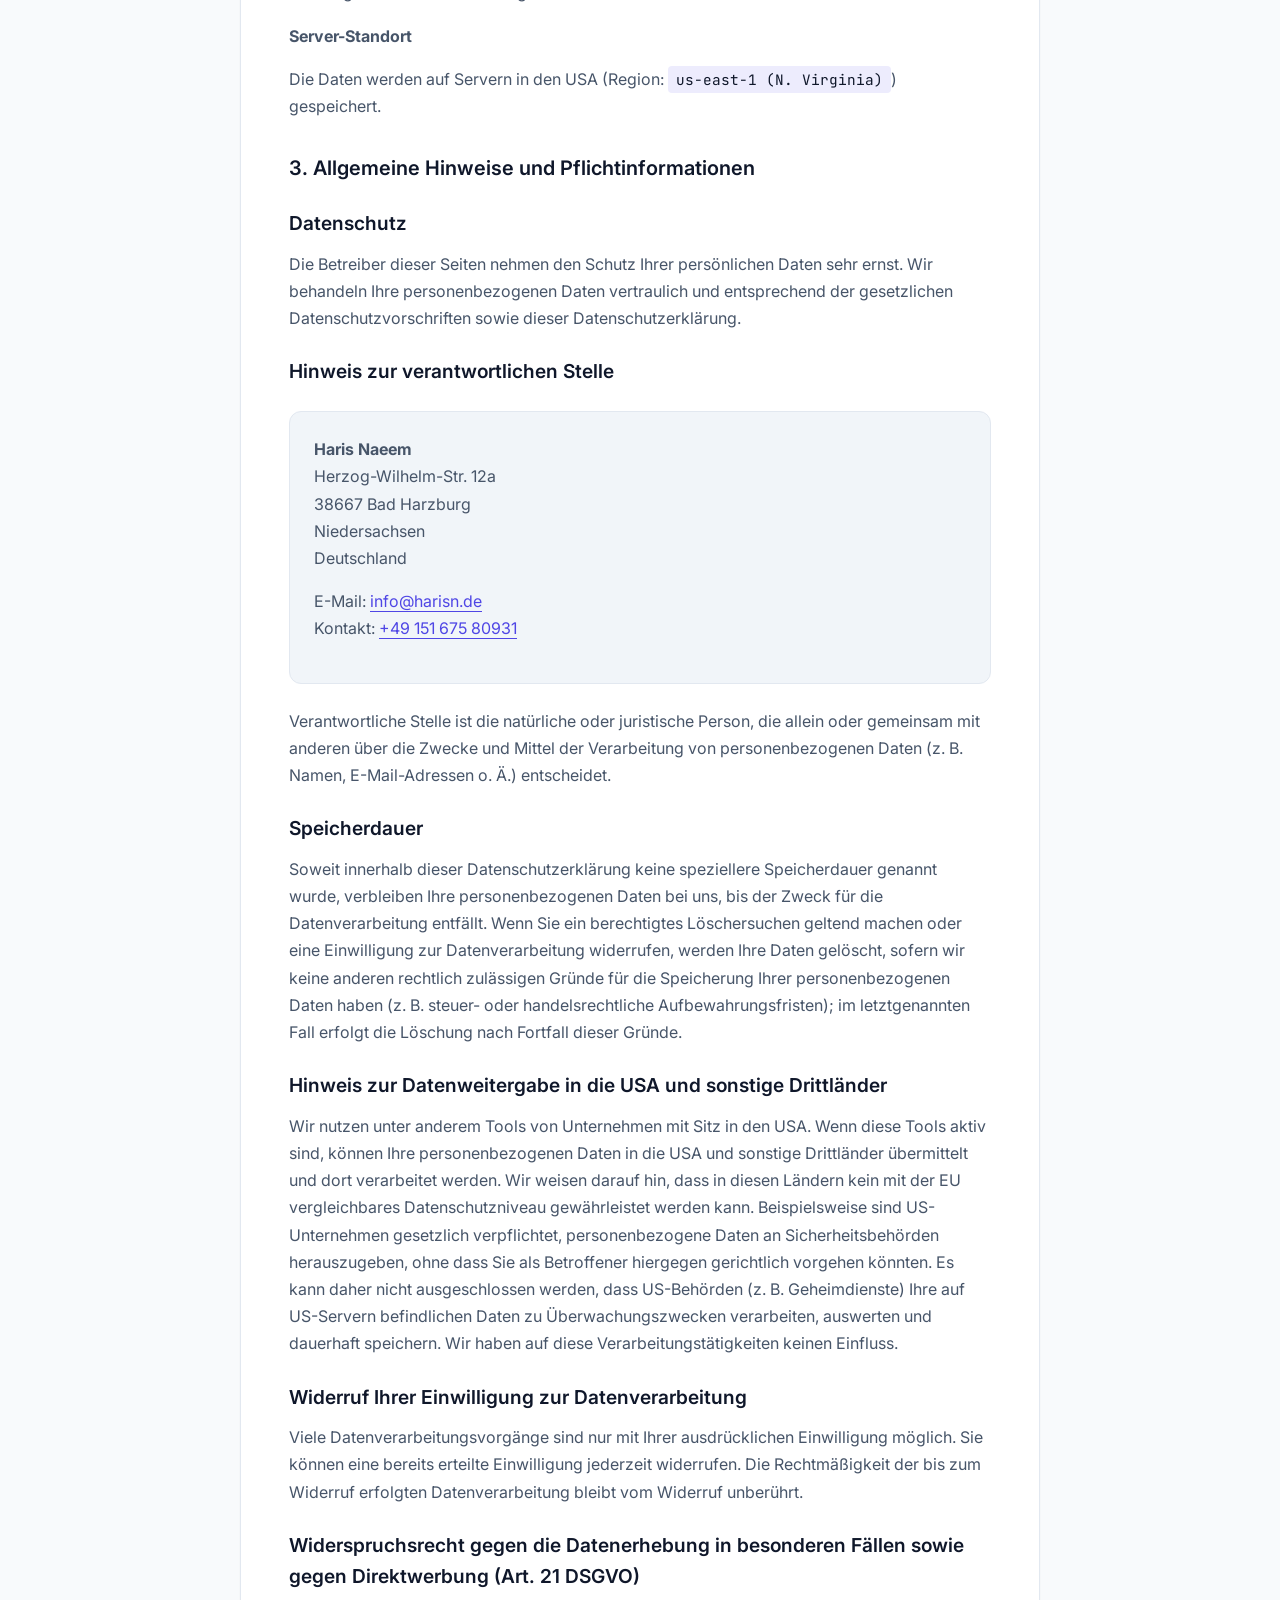
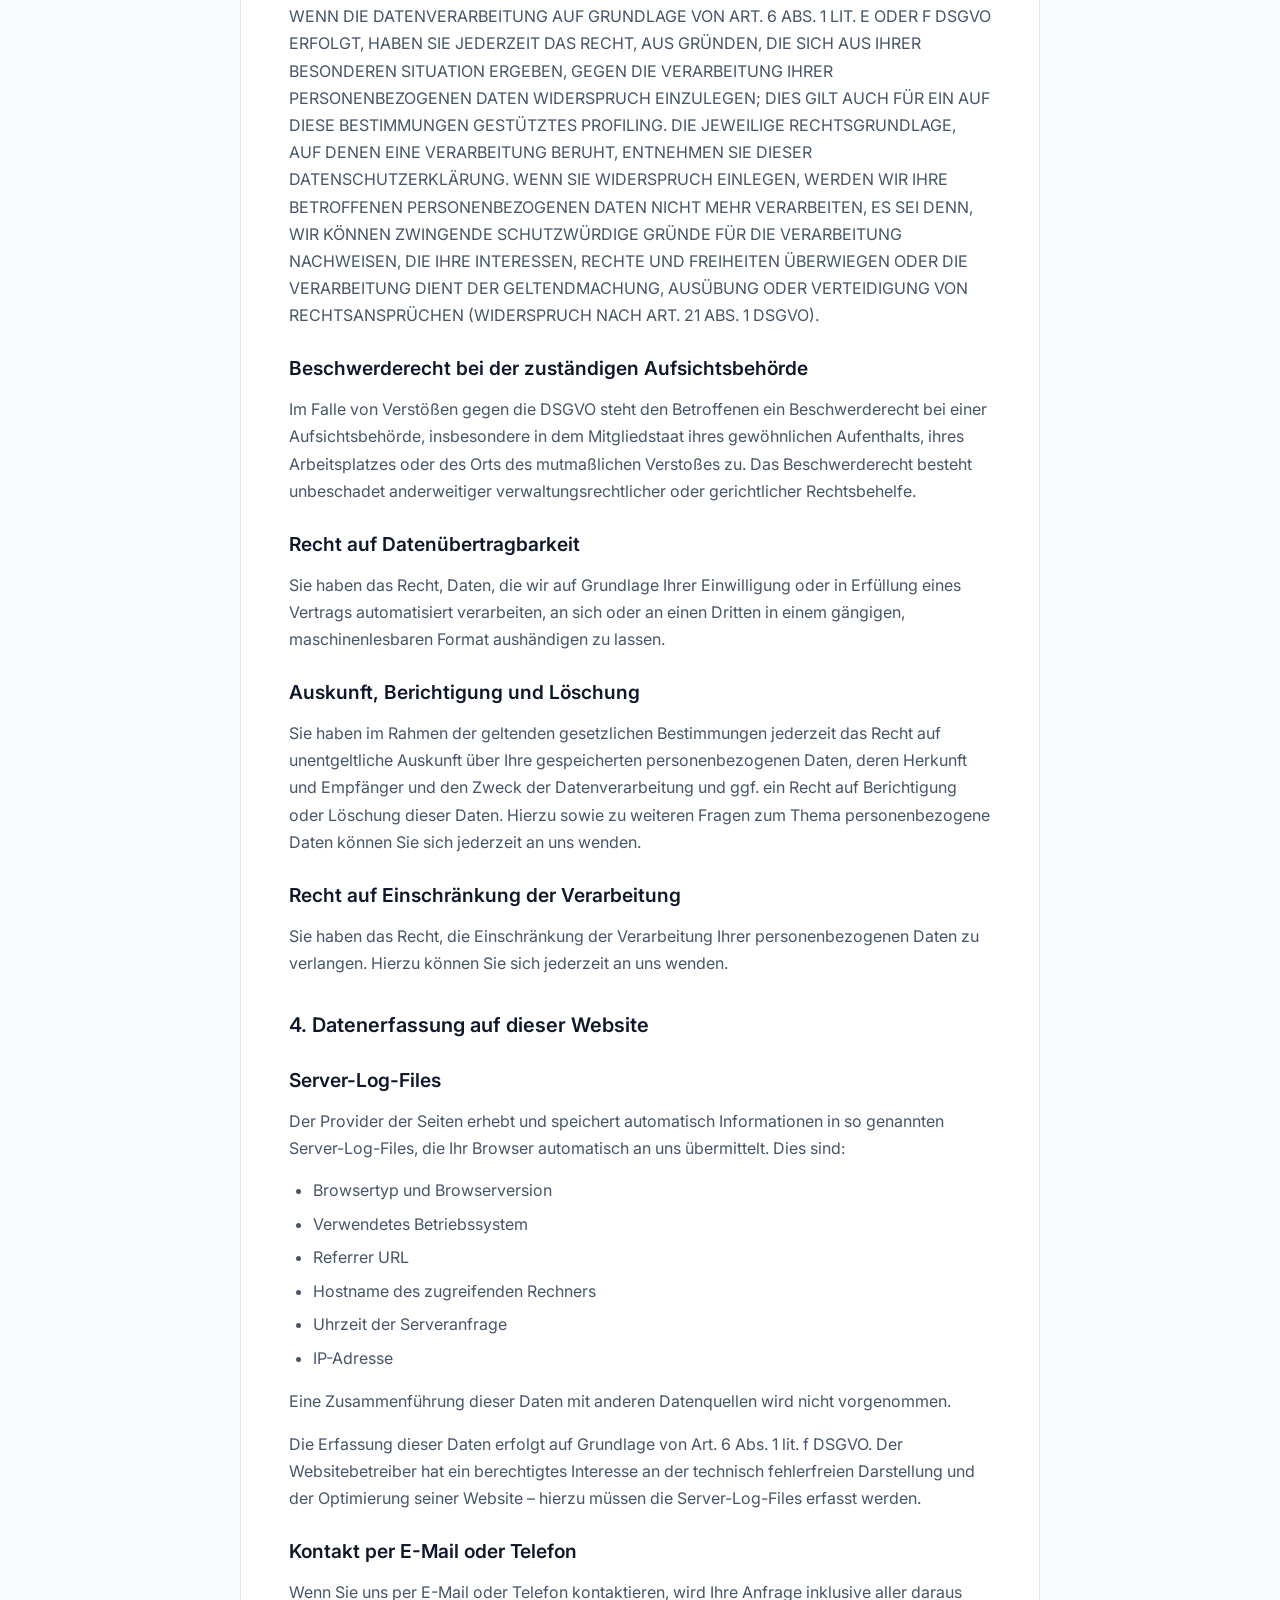
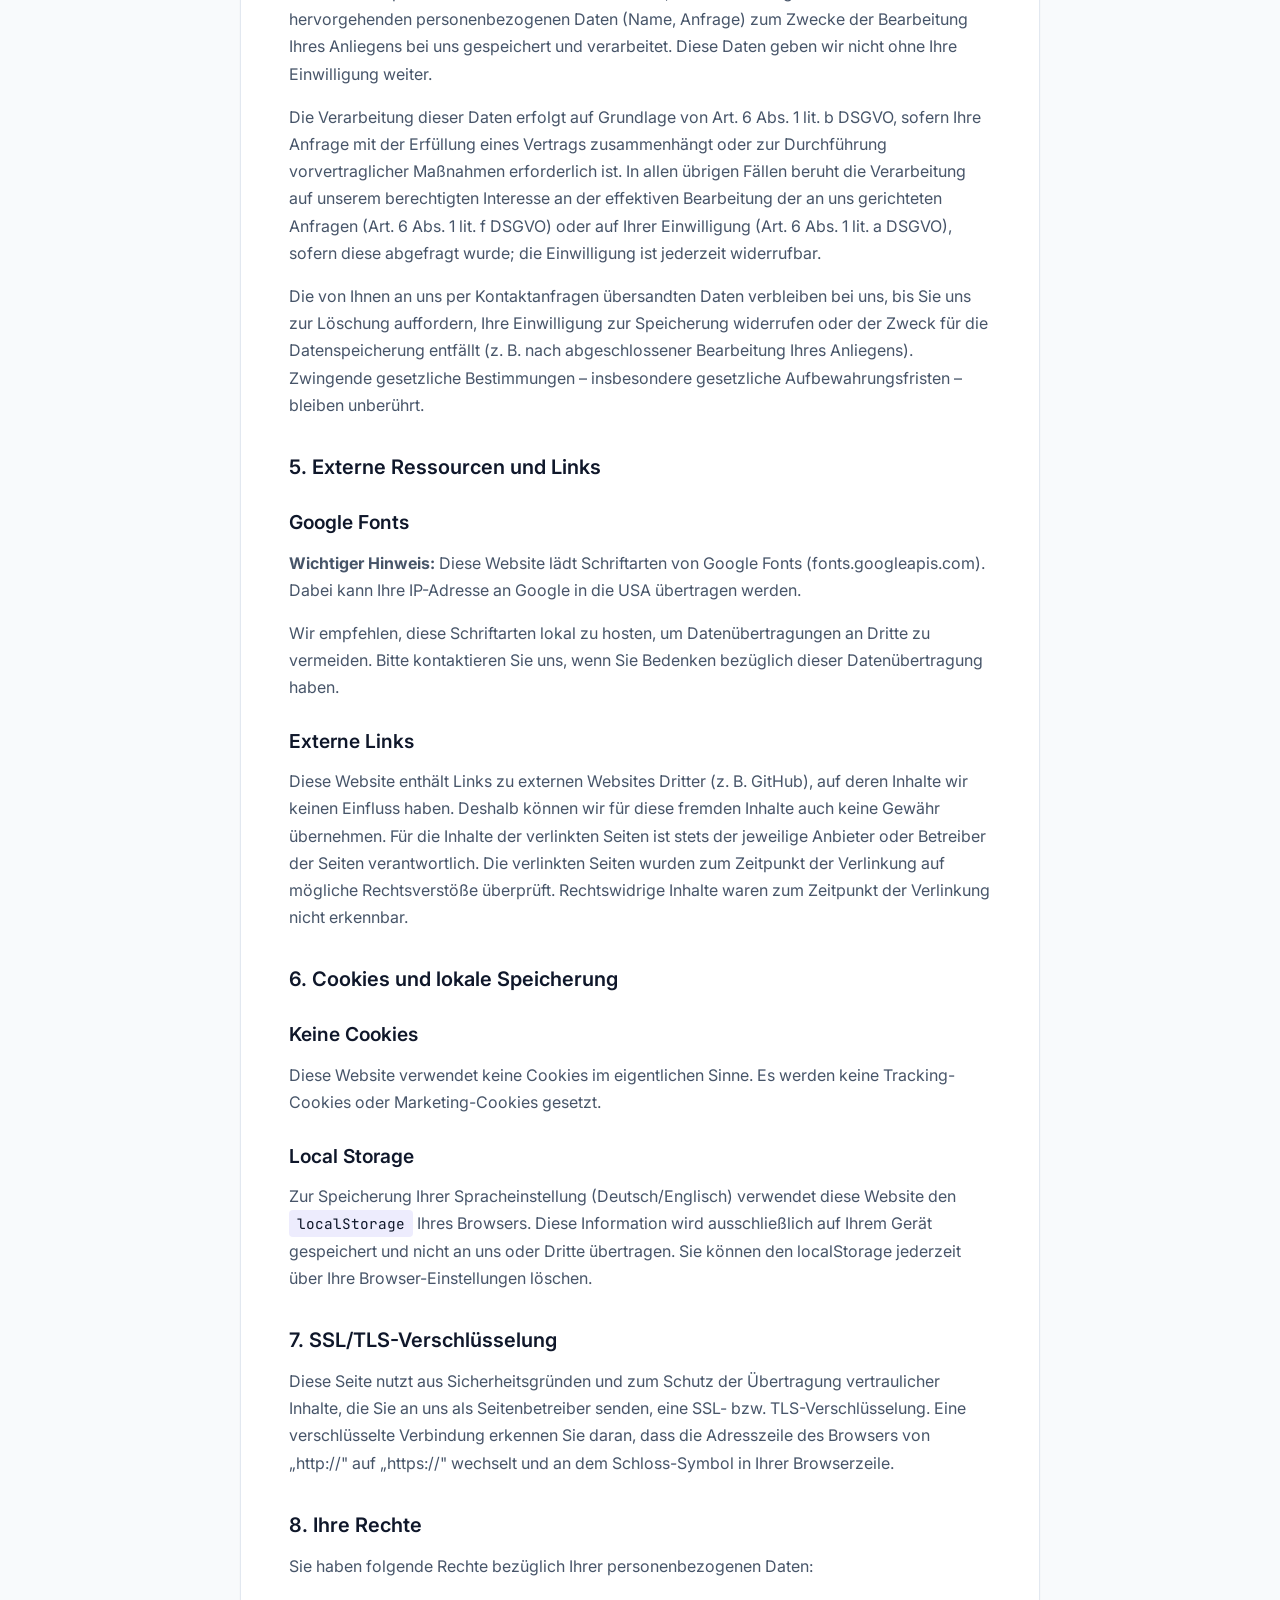
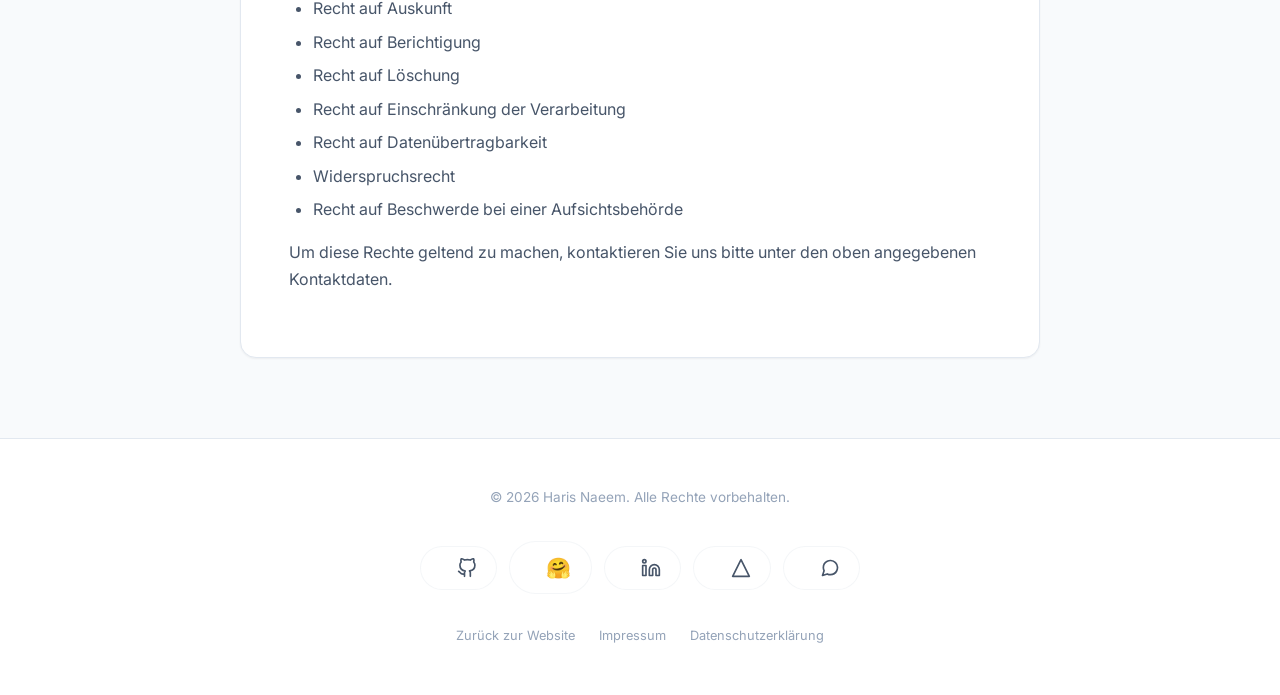
<file: datenschutz.html>
<!DOCTYPE html>
<html lang="de">
<head>
    <meta charset="UTF-8">
    <meta name="viewport" content="width=device-width, initial-scale=1.0">
    <meta name="description" content="Datenschutzerklärung von Haris Naeem">
    <meta name="author" content="Haris Naeem">
    <meta name="theme-color" content="#0f172a">
    <meta name="robots" content="noindex, follow">

    <!-- SEO & Social Media Meta Tags -->
    <meta property="og:title" content="Haris Naeem - Datenschutz">
    <meta property="og:description" content="Datenschutzerklärung und Informationen zum Datenschutz auf dieser Website.">
    <meta property="og:type" content="website">
    <meta property="og:locale" content="de_DE">

    <title>Haris Naeem | Datenschutz</title>

    <!-- Google Fonts -->
    <link rel="preconnect" href="https://fonts.googleapis.com">
    <link rel="preconnect" href="https://fonts.gstatic.com" crossorigin>
    <link href="https://fonts.googleapis.com/css2?family=Inter:wght@400;500;600;700&family=JetBrains+Mono:wght@400;500&display=swap" rel="stylesheet">

    <!-- External CSS -->
    <link rel="stylesheet" href="styles.css">
</head>
<body data-active-lang="de">

    <!-- NAVIGATION -->
    <nav class="nav">
        <a href="index.html" class="nav-name">Haris Naeem</a>
        
        <div class="nav-links">
            <a href="index.html#projekte" class="nav-link">
                <span data-lang="de">Projekte</span>
                <span data-lang="en">Projects</span>
            </a>
            <a href="index.html#notizbuch" class="nav-link">
                <span data-lang="de">Notizbuch</span>
                <span data-lang="en">Notebook</span>
            </a>
            <a href="index.html#preise" class="nav-link">
                <span data-lang="de">Preise</span>
                <span data-lang="en">Pricing</span>
            </a>
            <a href="index.html#kontakt" class="nav-link">
                <span data-lang="de">Kontakt</span>
                <span data-lang="en">Contact</span>
            </a>
            <a href="datenschutz.html" class="nav-link active">
                <span data-lang="de">Datenschutz</span>
                <span data-lang="en">Privacy</span>
            </a>

            <div class="nav-lang-switch">
                <button id="lang-toggle" aria-label="Change Language">EN</button>
            </div>
        </div>

        <button class="nav-toggle" aria-label="Menü öffnen" aria-expanded="false">
            <span></span>
            <span></span>
            <span></span>
        </button>
    </nav>

    <!-- DATENSCHUTZ CONTENT -->
    <section class="section-spacer">
        <div class="container">
            <div class="legal-card">
                <h1>
                    <span data-lang="de">Datenschutzerklärung</span>
                    <span data-lang="en">Privacy Policy</span>
                </h1>
                
                <p><strong>
                    <span data-lang="de">Stand: Januar 2026</span>
                    <span data-lang="en">Effective: January 2026</span>
                </strong></p>

                <div data-lang="de">
                    <h2>1. Datenschutz auf einen Blick</h2>
                    
                    <h3>Allgemeine Hinweise</h3>
                    <p>Die folgenden Hinweise geben einen einfachen Überblick darüber, was mit Ihren personenbezogenen Daten passiert, wenn Sie diese Website besuchen. Personenbezogene Daten sind alle Daten, mit denen Sie persönlich identifiziert werden können.</p>

                    <h3>Datenerfassung auf dieser Website</h3>
                    <p><strong>Wer ist verantwortlich für die Datenerfassung auf dieser Website?</strong></p>
                    <p>Die Datenverarbeitung auf dieser Website erfolgt durch den Websitebetreiber. Dessen Kontaktdaten können Sie dem Abschnitt „Hinweis zur Verantwortlichen Stelle" in dieser Datenschutzerklärung entnehmen.</p>

                    <p><strong>Wie erfassen wir Ihre Daten?</strong></p>
                    <p>Beim Besuch der Website werden technische Daten (z. B. IP-Adresse, Browser-Typ) automatisch durch unsere IT-Systeme erfasst. Eine aktive Datenerfassung (z. B. durch Formulare) findet auf dieser Website nicht statt.</p>

                    <p><strong>Wofür nutzen wir Ihre Daten?</strong></p>
                    <p>Ein Teil der Daten wird erhoben, um eine fehlerfreie Bereitstellung der Website zu gewährleisten. Es werden keine Analyse- oder Tracking-Tools eingesetzt.</p>

                    <h2>2. Hosting</h2>
                    
                    <p>Wir hosten die Inhalte unserer Website bei folgendem Anbieter:</p>

                    <div class="contact-box">
                        <p><strong>Amazon Web Services (AWS)</strong><br>
                        Amazon Web Services EMEA SARL<br>
                        38 Avenue John F. Kennedy<br>
                        L-1855 Luxemburg</p>
                    </div>

                    <p>Wenn Sie unsere Website besuchen, erfasst AWS verschiedene Logfiles inklusive Ihrer IP-Adressen. Details entnehmen Sie der Datenschutzerklärung von AWS: <a href="https://aws.amazon.com/de/privacy/" target="_blank" rel="noopener noreferrer">https://aws.amazon.com/de/privacy/</a></p>

                    <p>Die Verwendung von AWS erfolgt auf Grundlage von Art. 6 Abs. 1 lit. f DSGVO. Wir haben ein berechtigtes Interesse an einer möglichst zuverlässigen Darstellung unserer Website. Sofern eine entsprechende Einwilligung abgefragt wurde, erfolgt die Verarbeitung ausschließlich auf Grundlage von Art. 6 Abs. 1 lit. a DSGVO; die Einwilligung ist jederzeit widerrufbar.</p>

                    <p><strong>Auftragsverarbeitungsvertrag (AVV)</strong></p>
                    <p>Wir haben einen Vertrag zur Auftragsverarbeitung (AVV) mit dem oben genannten Anbieter geschlossen. Dies ist ein datenschutzrechtlich vorgeschriebener Vertrag, der gewährleistet, dass dieser die personenbezogenen Daten unserer Websitebesucher nur nach unseren Weisungen und unter Einhaltung der DSGVO verarbeitet.</p>

                    <p><strong>Server-Standort</strong></p>
                    <p>Die Daten werden auf Servern in den USA (Region: <span class="highlight">us-east-1 (N. Virginia)</span>) gespeichert.</p>

                    <h2>3. Allgemeine Hinweise und Pflichtinformationen</h2>

                    <h3>Datenschutz</h3>
                    <p>Die Betreiber dieser Seiten nehmen den Schutz Ihrer persönlichen Daten sehr ernst. Wir behandeln Ihre personenbezogenen Daten vertraulich und entsprechend der gesetzlichen Datenschutzvorschriften sowie dieser Datenschutzerklärung.</p>

                    <h3>Hinweis zur verantwortlichen Stelle</h3>
                    <div class="contact-box">
                        <p><strong>Haris Naeem</strong><br>
                        Herzog-Wilhelm-Str. 12a<br>
                        38667 Bad Harzburg<br>
                        Niedersachsen<br>
                        Deutschland</p>
                        <p>E-Mail: <a href="mailto:info@harisn.de">info@harisn.de</a><br>
                        Kontakt: <a href="tel:+4915167580931">+49 151 675 80931</a></p>
                    </div>

                    <p>Verantwortliche Stelle ist die natürliche oder juristische Person, die allein oder gemeinsam mit anderen über die Zwecke und Mittel der Verarbeitung von personenbezogenen Daten (z. B. Namen, E-Mail-Adressen o. Ä.) entscheidet.</p>

                    <h3>Speicherdauer</h3>
                    <p>Soweit innerhalb dieser Datenschutzerklärung keine speziellere Speicherdauer genannt wurde, verbleiben Ihre personenbezogenen Daten bei uns, bis der Zweck für die Datenverarbeitung entfällt. Wenn Sie ein berechtigtes Löschersuchen geltend machen oder eine Einwilligung zur Datenverarbeitung widerrufen, werden Ihre Daten gelöscht, sofern wir keine anderen rechtlich zulässigen Gründe für die Speicherung Ihrer personenbezogenen Daten haben (z. B. steuer- oder handelsrechtliche Aufbewahrungsfristen); im letztgenannten Fall erfolgt die Löschung nach Fortfall dieser Gründe.</p>

                    <h3>Hinweis zur Datenweitergabe in die USA und sonstige Drittländer</h3>
                    <p>Wir nutzen unter anderem Tools von Unternehmen mit Sitz in den USA. Wenn diese Tools aktiv sind, können Ihre personenbezogenen Daten in die USA und sonstige Drittländer übermittelt und dort verarbeitet werden. Wir weisen darauf hin, dass in diesen Ländern kein mit der EU vergleichbares Datenschutzniveau gewährleistet werden kann. Beispielsweise sind US-Unternehmen gesetzlich verpflichtet, personenbezogene Daten an Sicherheitsbehörden herauszugeben, ohne dass Sie als Betroffener hiergegen gerichtlich vorgehen könnten. Es kann daher nicht ausgeschlossen werden, dass US-Behörden (z. B. Geheimdienste) Ihre auf US-Servern befindlichen Daten zu Überwachungszwecken verarbeiten, auswerten und dauerhaft speichern. Wir haben auf diese Verarbeitungstätigkeiten keinen Einfluss.</p>

                    <h3>Widerruf Ihrer Einwilligung zur Datenverarbeitung</h3>
                    <p>Viele Datenverarbeitungsvorgänge sind nur mit Ihrer ausdrücklichen Einwilligung möglich. Sie können eine bereits erteilte Einwilligung jederzeit widerrufen. Die Rechtmäßigkeit der bis zum Widerruf erfolgten Datenverarbeitung bleibt vom Widerruf unberührt.</p>

                    <h3>Widerspruchsrecht gegen die Datenerhebung in besonderen Fällen sowie gegen Direktwerbung (Art. 21 DSGVO)</h3>
                    <p>WENN DIE DATENVERARBEITUNG AUF GRUNDLAGE VON ART. 6 ABS. 1 LIT. E ODER F DSGVO ERFOLGT, HABEN SIE JEDERZEIT DAS RECHT, AUS GRÜNDEN, DIE SICH AUS IHRER BESONDEREN SITUATION ERGEBEN, GEGEN DIE VERARBEITUNG IHRER PERSONENBEZOGENEN DATEN WIDERSPRUCH EINZULEGEN; DIES GILT AUCH FÜR EIN AUF DIESE BESTIMMUNGEN GESTÜTZTES PROFILING. DIE JEWEILIGE RECHTSGRUNDLAGE, AUF DENEN EINE VERARBEITUNG BERUHT, ENTNEHMEN SIE DIESER DATENSCHUTZERKLÄRUNG. WENN SIE WIDERSPRUCH EINLEGEN, WERDEN WIR IHRE BETROFFENEN PERSONENBEZOGENEN DATEN NICHT MEHR VERARBEITEN, ES SEI DENN, WIR KÖNNEN ZWINGENDE SCHUTZWÜRDIGE GRÜNDE FÜR DIE VERARBEITUNG NACHWEISEN, DIE IHRE INTERESSEN, RECHTE UND FREIHEITEN ÜBERWIEGEN ODER DIE VERARBEITUNG DIENT DER GELTENDMACHUNG, AUSÜBUNG ODER VERTEIDIGUNG VON RECHTSANSPRÜCHEN (WIDERSPRUCH NACH ART. 21 ABS. 1 DSGVO).</p>

                    <h3>Beschwerderecht bei der zuständigen Aufsichtsbehörde</h3>
                    <p>Im Falle von Verstößen gegen die DSGVO steht den Betroffenen ein Beschwerderecht bei einer Aufsichtsbehörde, insbesondere in dem Mitgliedstaat ihres gewöhnlichen Aufenthalts, ihres Arbeitsplatzes oder des Orts des mutmaßlichen Verstoßes zu. Das Beschwerderecht besteht unbeschadet anderweitiger verwaltungsrechtlicher oder gerichtlicher Rechtsbehelfe.</p>

                    <h3>Recht auf Datenübertragbarkeit</h3>
                    <p>Sie haben das Recht, Daten, die wir auf Grundlage Ihrer Einwilligung oder in Erfüllung eines Vertrags automatisiert verarbeiten, an sich oder an einen Dritten in einem gängigen, maschinenlesbaren Format aushändigen zu lassen.</p>

                    <h3>Auskunft, Berichtigung und Löschung</h3>
                    <p>Sie haben im Rahmen der geltenden gesetzlichen Bestimmungen jederzeit das Recht auf unentgeltliche Auskunft über Ihre gespeicherten personenbezogenen Daten, deren Herkunft und Empfänger und den Zweck der Datenverarbeitung und ggf. ein Recht auf Berichtigung oder Löschung dieser Daten. Hierzu sowie zu weiteren Fragen zum Thema personenbezogene Daten können Sie sich jederzeit an uns wenden.</p>

                    <h3>Recht auf Einschränkung der Verarbeitung</h3>
                    <p>Sie haben das Recht, die Einschränkung der Verarbeitung Ihrer personenbezogenen Daten zu verlangen. Hierzu können Sie sich jederzeit an uns wenden.</p>

                    <h2>4. Datenerfassung auf dieser Website</h2>

                    <h3>Server-Log-Files</h3>
                    <p>Der Provider der Seiten erhebt und speichert automatisch Informationen in so genannten Server-Log-Files, die Ihr Browser automatisch an uns übermittelt. Dies sind:</p>
                    <ul>
                        <li>Browsertyp und Browserversion</li>
                        <li>Verwendetes Betriebssystem</li>
                        <li>Referrer URL</li>
                        <li>Hostname des zugreifenden Rechners</li>
                        <li>Uhrzeit der Serveranfrage</li>
                        <li>IP-Adresse</li>
                    </ul>
                    <p>Eine Zusammenführung dieser Daten mit anderen Datenquellen wird nicht vorgenommen.</p>
                    <p>Die Erfassung dieser Daten erfolgt auf Grundlage von Art. 6 Abs. 1 lit. f DSGVO. Der Websitebetreiber hat ein berechtigtes Interesse an der technisch fehlerfreien Darstellung und der Optimierung seiner Website – hierzu müssen die Server-Log-Files erfasst werden.</p>

                    <h3>Kontakt per E-Mail oder Telefon</h3>
                    <p>Wenn Sie uns per E-Mail oder Telefon kontaktieren, wird Ihre Anfrage inklusive aller daraus hervorgehenden personenbezogenen Daten (Name, Anfrage) zum Zwecke der Bearbeitung Ihres Anliegens bei uns gespeichert und verarbeitet. Diese Daten geben wir nicht ohne Ihre Einwilligung weiter.</p>
                    <p>Die Verarbeitung dieser Daten erfolgt auf Grundlage von Art. 6 Abs. 1 lit. b DSGVO, sofern Ihre Anfrage mit der Erfüllung eines Vertrags zusammenhängt oder zur Durchführung vorvertraglicher Maßnahmen erforderlich ist. In allen übrigen Fällen beruht die Verarbeitung auf unserem berechtigten Interesse an der effektiven Bearbeitung der an uns gerichteten Anfragen (Art. 6 Abs. 1 lit. f DSGVO) oder auf Ihrer Einwilligung (Art. 6 Abs. 1 lit. a DSGVO), sofern diese abgefragt wurde; die Einwilligung ist jederzeit widerrufbar.</p>
                    <p>Die von Ihnen an uns per Kontaktanfragen übersandten Daten verbleiben bei uns, bis Sie uns zur Löschung auffordern, Ihre Einwilligung zur Speicherung widerrufen oder der Zweck für die Datenspeicherung entfällt (z. B. nach abgeschlossener Bearbeitung Ihres Anliegens). Zwingende gesetzliche Bestimmungen – insbesondere gesetzliche Aufbewahrungsfristen – bleiben unberührt.</p>

                    <h2>5. Externe Ressourcen und Links</h2>

                    <h3>Google Fonts </h3>
                    <p><strong>Wichtiger Hinweis:</strong> Diese Website lädt Schriftarten von Google Fonts (fonts.googleapis.com). Dabei kann Ihre IP-Adresse an Google in die USA übertragen werden.</p>
                    <p>Wir empfehlen, diese Schriftarten lokal zu hosten, um Datenübertragungen an Dritte zu vermeiden. Bitte kontaktieren Sie uns, wenn Sie Bedenken bezüglich dieser Datenübertragung haben.</p>

                    <h3>Externe Links</h3>
                    <p>Diese Website enthält Links zu externen Websites Dritter (z. B. GitHub), auf deren Inhalte wir keinen Einfluss haben. Deshalb können wir für diese fremden Inhalte auch keine Gewähr übernehmen. Für die Inhalte der verlinkten Seiten ist stets der jeweilige Anbieter oder Betreiber der Seiten verantwortlich. Die verlinkten Seiten wurden zum Zeitpunkt der Verlinkung auf mögliche Rechtsverstöße überprüft. Rechtswidrige Inhalte waren zum Zeitpunkt der Verlinkung nicht erkennbar.</p>

                    <h2>6. Cookies und lokale Speicherung</h2>

                    <h3>Keine Cookies</h3>
                    <p>Diese Website verwendet keine Cookies im eigentlichen Sinne. Es werden keine Tracking-Cookies oder Marketing-Cookies gesetzt.</p>

                    <h3>Local Storage</h3>
                    <p>Zur Speicherung Ihrer Spracheinstellung (Deutsch/Englisch) verwendet diese Website den <span class="highlight">localStorage</span> Ihres Browsers. Diese Information wird ausschließlich auf Ihrem Gerät gespeichert und nicht an uns oder Dritte übertragen. Sie können den localStorage jederzeit über Ihre Browser-Einstellungen löschen.</p>

                    <h2>7. SSL/TLS-Verschlüsselung</h2>
                    <p>Diese Seite nutzt aus Sicherheitsgründen und zum Schutz der Übertragung vertraulicher Inhalte, die Sie an uns als Seitenbetreiber senden, eine SSL- bzw. TLS-Verschlüsselung. Eine verschlüsselte Verbindung erkennen Sie daran, dass die Adresszeile des Browsers von „http://" auf „https://" wechselt und an dem Schloss-Symbol in Ihrer Browserzeile.</p>

                    <h2>8. Ihre Rechte</h2>
                    <p>Sie haben folgende Rechte bezüglich Ihrer personenbezogenen Daten:</p>
                    <ul>
                        <li>Recht auf Auskunft</li>
                        <li>Recht auf Berichtigung</li>
                        <li>Recht auf Löschung</li>
                        <li>Recht auf Einschränkung der Verarbeitung</li>
                        <li>Recht auf Datenübertragbarkeit</li>
                        <li>Widerspruchsrecht</li>
                        <li>Recht auf Beschwerde bei einer Aufsichtsbehörde</li>
                    </ul>
                    <p>Um diese Rechte geltend zu machen, kontaktieren Sie uns bitte unter den oben angegebenen Kontaktdaten.</p>
                </div>

                <div data-lang="en">
                    <h2>1. Privacy at a Glance</h2>
                    
                    <h3>General Information</h3>
                    <p>The following information provides a simple overview of what happens to your personal data when you visit this website. Personal data is any data with which you can be personally identified.</p>

                    <h3>Data Collection on this Website</h3>
                    <p><strong>Who is responsible for data collection on this website?</strong></p>
                    <p>Data processing on this website is carried out by the website operator. You can find their contact details in the section "Notice on the Responsible Body" in this privacy policy.</p>

                    <p><strong>How do we collect your data?</strong></p>
                    <p>When you visit the website, technical data (e.g., IP address, browser type) is automatically collected by our IT systems. Active data collection (e.g., via forms) does not take place on this website.</p>

                    <p><strong>What do we use your data for?</strong></p>
                    <p>Some of the data is collected to ensure the error-free provision of the website. No analysis or tracking tools are used.</p>

                    <h2>2. Hosting</h2>
                    
                    <p>We host the content of our website with the following provider:</p>

                    <div class="contact-box">
                        <p><strong>Amazon Web Services (AWS)</strong><br>
                        Amazon Web Services EMEA SARL<br>
                        38 Avenue John F. Kennedy<br>
                        L-1855 Luxembourg</p>
                    </div>

                    <p>When you visit our website, AWS collects various log files including your IP addresses. For details, please refer to the AWS privacy policy: <a href="https://aws.amazon.com/privacy/" target="_blank" rel="noopener noreferrer">https://aws.amazon.com/privacy/</a></p>

                    <p>The use of AWS is based on Art. 6 Para. 1 lit. f GDPR. We have a legitimate interest in the most reliable presentation of our website. If a corresponding consent has been requested, processing is carried out exclusively on the basis of Art. 6 Para. 1 lit. a GDPR; consent can be revoked at any time.</p>

                    <p><strong>Data Processing Agreement (DPA)</strong></p>
                    <p>We have concluded a data processing agreement (DPA) with the above-mentioned provider. This is a contract required by data protection law that ensures that this provider processes the personal data of our website visitors only in accordance with our instructions and in compliance with the GDPR.</p>

                    <p><strong>Server Location</strong></p>
                    <p>Data is stored on servers in the USA (Region: <span class="highlight">us-east-1 (N. Virginia)</span>).</p>

                    <h2>3. General Information and Mandatory Information</h2>

                    <h3>Data Protection</h3>
                    <p>The operators of these pages take the protection of your personal data very seriously. We treat your personal data confidentially and in accordance with the statutory data protection regulations and this privacy policy.</p>

                    <h3>Notice on the Responsible Body</h3>
                    <div class="contact-box">
                        <p><strong>Haris Naeem</strong><br>
                        Herzog-Wilhelm-Str. 12a<br>
                        38667 Bad Harzburg<br>
                        Lower Saxony<br>
                        Germany</p>
                        <p>Email: <a href="mailto:info@harisn.de">info@harisn.de</a><br>
                        Contact: <a href="tel:+4915167580931">+49 151 675 80931</a></p>
                    </div>

                    <p>The responsible body is the natural or legal person who, alone or jointly with others, decides on the purposes and means of processing personal data (e.g., names, email addresses, etc.).</p>

                    <h3>Storage Duration</h3>
                    <p>Unless a more specific storage period is specified within this privacy policy, your personal data will remain with us until the purpose for the data processing ceases to apply. If you assert a legitimate request for deletion or revoke your consent to data processing, your data will be deleted, provided we have no other legally permissible reasons for storing your personal data (e.g., tax or commercial retention periods); in the latter case, deletion will take place after these reasons no longer apply.</p>

                    <h3>Note on Data Transfer to the USA and Other Third Countries</h3>
                    <p>We use tools from companies based in the USA, among others. If these tools are active, your personal data may be transferred to the USA and other third countries and processed there. We point out that in these countries no level of data protection comparable to that in the EU can be guaranteed. For example, US companies are legally obliged to surrender personal data to security authorities without you as a person concerned being able to take legal action against this. It cannot therefore be ruled out that US authorities (e.g. intelligence services) will process, evaluate and permanently store your data located on US servers for surveillance purposes. We have no influence on these processing activities.</p>

                    <h3>Revocation of Your Consent to Data Processing</h3>
                    <p>Many data processing operations are only possible with your express consent. You can revoke a consent already given at any time. The lawfulness of the data processing carried out up to the point of revocation remains unaffected by the revocation.</p>

                    <h3>Right to Object to Data Collection in Special Cases and to Direct Marketing (Art. 21 GDPR)</h3>
                    <p>IF DATA PROCESSING IS BASED ON ART. 6 PARA. 1 LIT. E OR F GDPR, YOU HAVE THE RIGHT AT ANY TIME, FOR REASONS ARISING FROM YOUR PARTICULAR SITUATION, TO OBJECT TO THE PROCESSING OF YOUR PERSONAL DATA; THIS ALSO APPLIES TO PROFILING BASED ON THESE PROVISIONS. THE RESPECTIVE LEGAL BASIS ON WHICH PROCESSING IS BASED CAN BE FOUND IN THIS PRIVACY POLICY. IF YOU OBJECT, WE WILL NO LONGER PROCESS YOUR AFFECTED PERSONAL DATA UNLESS WE CAN DEMONSTRATE COMPELLING LEGITIMATE GROUNDS FOR THE PROCESSING WHICH OVERRIDE YOUR INTERESTS, RIGHTS AND FREEDOMS OR THE PROCESSING SERVES TO ASSERT, EXERCISE OR DEFEND LEGAL CLAIMS (OBJECTION PURSUANT TO ART. 21 PARA. 1 GDPR).</p>

                    <h3>Right to Complain to the Supervisory Authority</h3>
                    <p>In the event of violations of the GDPR, those affected have the right to lodge a complaint with a supervisory authority, in particular in the member state of their habitual residence, place of work or place of the alleged infringement. The right to complain exists without prejudice to other administrative or judicial remedies.</p>

                    <h3>Right to Data Portability</h3>
                    <p>You have the right to have data that we process automatically on the basis of your consent or in fulfillment of a contract handed over to you or to a third party in a common, machine-readable format.</p>

                    <h3>Right to Information, Rectification and Erasure</h3>
                    <p>Within the framework of the applicable legal provisions, you have the right at any time to free information about your stored personal data, its origin and recipients and the purpose of the data processing and, if necessary, a right to rectification or erasure of this data. You can contact us at any time for this purpose and for further questions on the subject of personal data.</p>

                    <h3>Right to Restriction of Processing</h3>
                    <p>You have the right to demand the restriction of the processing of your personal data. You can contact us at any time for this purpose.</p>

                    <h2>4. Data Collection on this Website</h2>

                    <h3>Server Log Files</h3>
                    <p>The page provider collects and stores information automatically in so-called server log files, which your browser automatically transmits to us. These are:</p>
                    <ul>
                        <li>Browser type and browser version</li>
                        <li>Operating system used</li>
                        <li>Referrer URL</li>
                        <li>Host name of the accessing computer</li>
                        <li>Time of server request</li>
                        <li>IP address</li>
                    </ul>
                    <p>A merger of this data with other data sources will not be undertaken.</p>
                    <p>The collection of this data is based on Art. 6 Para. 1 lit. f GDPR. The website operator has a legitimate interest in the technically error-free display and the optimization of his website – for this, the server log files must be collected.</p>

                    <h3>Contact via Email or Phone</h3>
                    <p>If you contact us by email or phone, your request including all resulting personal data (name, request) will be stored and processed by us for the purpose of processing your request. We do not pass on this data without your consent.</p>
                    <p>The processing of this data is based on Art. 6 Para. 1 lit. b GDPR, provided that your request is related to the fulfillment of a contract or is necessary for the execution of pre-contractual measures. In all other cases, the processing is based on our legitimate interest in the effective processing of the requests addressed to us (Art. 6 Para. 1 lit. f GDPR) or on your consent (Art. 6 Para. 1 lit. a GDPR), if this has been requested; consent can be revoked at any time.</p>
                    <p>The data you send to us via contact requests will remain with us until you ask us to delete it, revoke your consent to store it or the purpose for data storage ceases to apply (e.g. after completion of your request). Mandatory legal provisions – in particular legal retention periods – remain unaffected.</p>

                    <h2>5. External Resources and Links</h2>

                    <h3>Google Fonts </h3>
                    <p><strong>Important Note:</strong> This website loads fonts from Google Fonts (fonts.googleapis.com). Your IP address may be transferred to Google in the USA.</p>
                    <p>We recommend hosting these fonts locally to avoid data transfers to third parties. Please contact us if you have concerns regarding this data transfer.</p>

                    <h3>External Links</h3>
                    <p>This website contains links to external websites of third parties (e.g. GitHub), whose contents we have no influence over. Therefore we cannot assume any liability for these foreign contents. The respective provider or operator of the sites is always responsible for the contents of the linked pages. The linked pages were checked for possible legal violations at the time of linking. Illegal contents were not recognizable at the time of linking.</p>

                    <h2>6. Cookies and Local Storage</h2>

                    <h3>No Cookies</h3>
                    <p>This website does not use cookies in the strict sense. No tracking cookies or marketing cookies are set.</p>

                    <h3>Local Storage</h3>
                    <p>To save your language setting (German/English), this website uses the <span class="highlight">localStorage</span> of your browser. This information is stored exclusively on your device and is not transmitted to us or third parties. You can delete the localStorage at any time via your browser settings.</p>

                    <h2>7. SSL/TLS Encryption</h2>
                    <p>This site uses SSL or TLS encryption for security reasons and to protect the transmission of confidential content that you send to us as the site operator. You can recognize an encrypted connection by the fact that the address line of the browser changes from "http://" to "https://" and by the lock symbol in your browser line.</p>

                    <h2>8. Your Rights</h2>
                    <p>You have the following rights regarding your personal data:</p>
                    <ul>
                        <li>Right to information</li>
                        <li>Right to rectification</li>
                        <li>Right to erasure</li>
                        <li>Right to restriction of processing</li>
                        <li>Right to data portability</li>
                        <li>Right to object</li>
                        <li>Right to complain to a supervisory authority</li>
                    </ul>
                    <p>To exercise these rights, please contact us using the contact details provided above.</p>
                </div>
            </div>
        </div>
    </section>

    <footer>
        <div class="container">
            <p>&copy; 2026 Haris Naeem. <span data-lang="de">Alle Rechte vorbehalten.</span><span data-lang="en">All rights reserved.</span></p>
        <!-- Social Links Section -->
        <div class="social-links">
            <a href="https://github.com/harisnae" target="_blank" rel="noopener noreferrer" aria-label="GitHub" class="social-icon">
                <!-- GitHub Icon (SVG) -->
                <svg xmlns="http://www.w3.org/2000/svg" width="20" height="20" viewBox="0 0 24 24" fill="none" stroke="currentColor" stroke-width="2" stroke-linecap="round" stroke-linejoin="round"><path d="M9 19c-5 1.5-5-2.5-7-3m14 6v-3.87a3.37 3.37 0 0 0-.94-2.61c3.14-.35 6.44-1.54 6.44-7A5.44 5.44 0 0 0 20 4.77 5.07 5.07 0 0 0 19.91 1S18.73.65 16 2.48a13.38 13.38 0 0 0-7 0C6.27.65 5.09 1 5.09 1A5.07 5.07 0 0 0 5 4.77a5.44 5.44 0 0 0-1.5 3.78c0 5.42 3.3 6.61 6.44 7A3.37 3.37 0 0 0 9 18.13V22"></path></svg>
            </a>
            
            <a href="https://huggingface.co/harisnaeem" target="_blank" rel="noopener noreferrer" aria-label="HuggingFace" class="social-icon">
                <!-- HuggingFace Icon (Emoji or SVG path - using Emoji for simplicity as official SVG is complex) -->
                <span style="font-size: 20px;">🤗</span>
            </a>

            <a href="https://www.linkedin.com/in/haris-naeem-6082ab395/" target="_blank" rel="noopener noreferrer" aria-label="LinkedIn" class="social-icon">
                <!-- LinkedIn Icon (SVG) -->
                <svg xmlns="http://www.w3.org/2000/svg" width="20" height="20" viewBox="0 0 24 24" fill="none" stroke="currentColor" stroke-width="2" stroke-linecap="round" stroke-linejoin="round"><path d="M16 8a6 6 0 0 1 6 6v7h-4v-7a2 2 0 0 0-2-2 2 2 0 0 0-2 2v7h-4v-7a6 6 0 0 1 6-6z"></path><rect x="2" y="9" width="4" height="12"></rect><circle cx="4" cy="4" r="2"></circle></svg>
            </a>

            <a href="https://www.kaggle.com/harisna" target="_blank" rel="noopener noreferrer" aria-label="Kaggle" class="social-icon">
                <!-- Kaggle Icon (SVG) -->
                <svg xmlns="http://www.w3.org/2000/svg" width="20" height="20" viewBox="0 0 24 24" fill="none" stroke="currentColor" stroke-width="2" stroke-linecap="round" stroke-linejoin="round"><path d="M12 2L2 22h20L12 2z"></path></svg>
            </a>

            <a href="https://wa.me/4915167580931" target="_blank" rel="noopener noreferrer" aria-label="WhatsApp" class="social-icon">
                <!-- WhatsApp Icon (SVG) -->
                <svg xmlns="http://www.w3.org/2000/svg" width="20" height="20" viewBox="0 0 24 24" fill="none" stroke="currentColor" stroke-width="2" stroke-linecap="round" stroke-linejoin="round"><path d="M21 11.5a8.38 8.38 0 0 1-.9 3.8 8.5 8.5 0 0 1-7.6 4.7 8.38 8.38 0 0 1-3.8-.9L3 21l1.9-5.7a8.38 8.38 0 0 1-.9-3.8 8.5 8.5 0 0 1 4.7-7.6 8.38 8.38 0 0 1 3.8-.9h.5a8.48 8.48 0 0 1 8 8v.5z"></path></svg>
            </a>
        </div>
            <div style="margin-top: 0.5rem; font-size: 0.8rem;">
                <a href="index.html" style="margin: 0 10px; color: var(--text-muted);">
                    <span data-lang="de">Zurück zur Website</span>
                    <span data-lang="en">Back to Website</span>
                </a>
                <a href="impressum.html" style="margin: 0 10px; color: var(--text-muted);">
                    <span data-lang="de">Impressum</span>
                    <span data-lang="en">Imprint</span>
                </a>
                <a href="datenschutz.html" style="margin: 0 10px; color: var(--text-muted);">
                      <span data-lang="de">Datenschutzerklärung</span>
                      <span data-lang="en">Privacy</span>
                </a>
            </div>
        </div>
    </footer>

    <!-- External Scripts (Shared Only) -->
    <script src="scripts.js" defer></script>
</body>
</html>
</file>
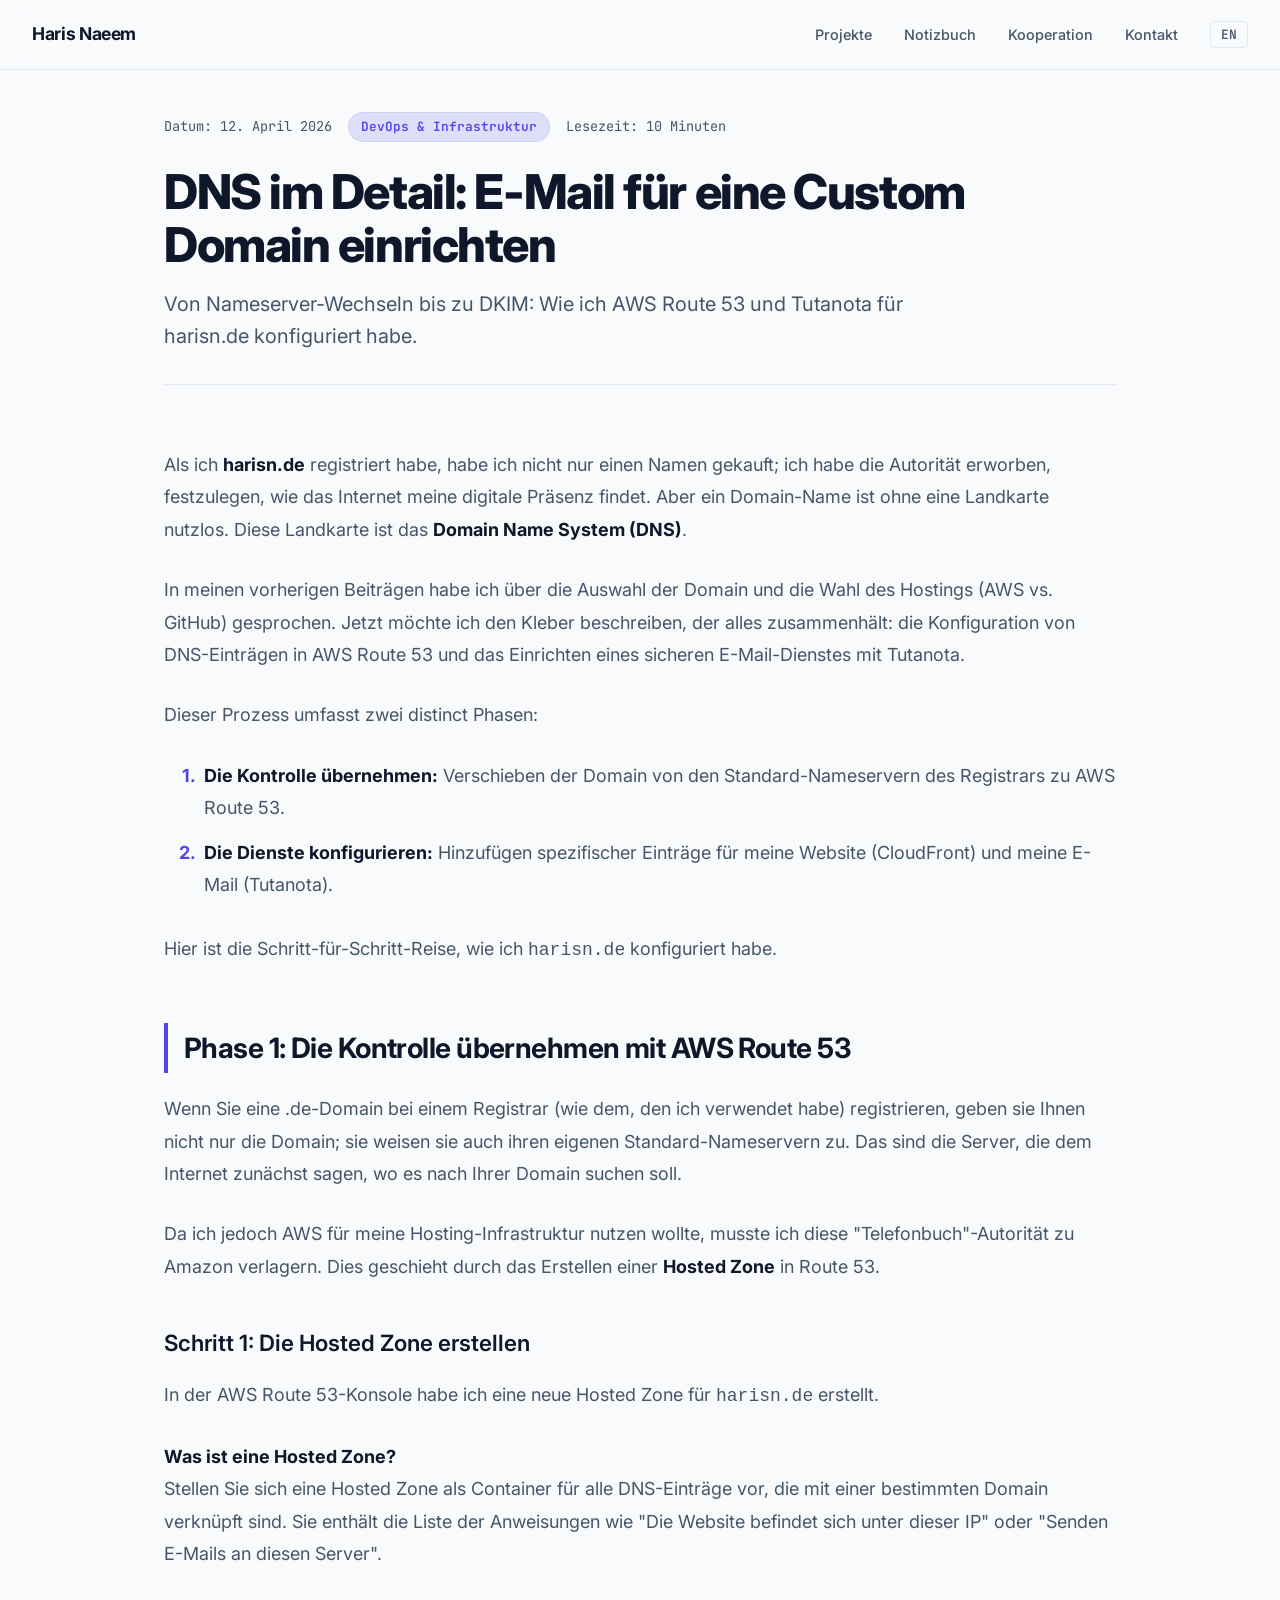
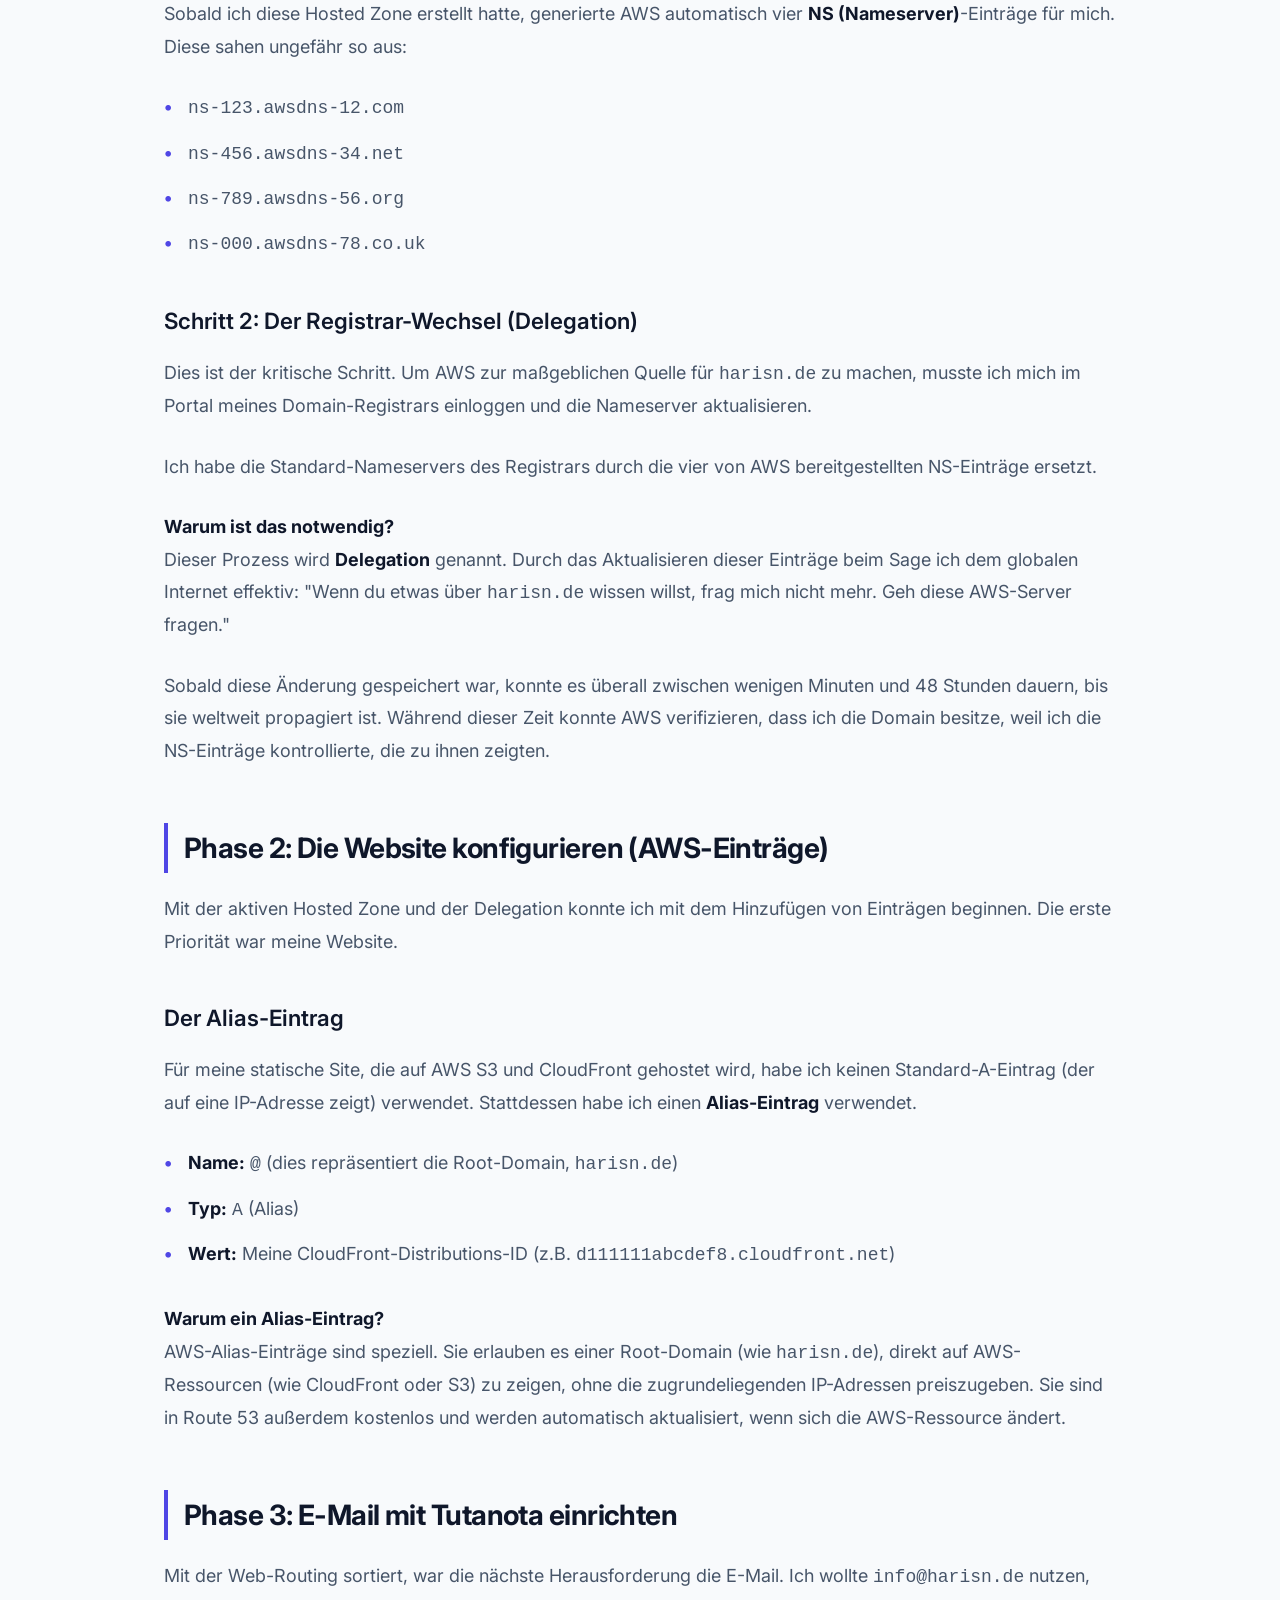
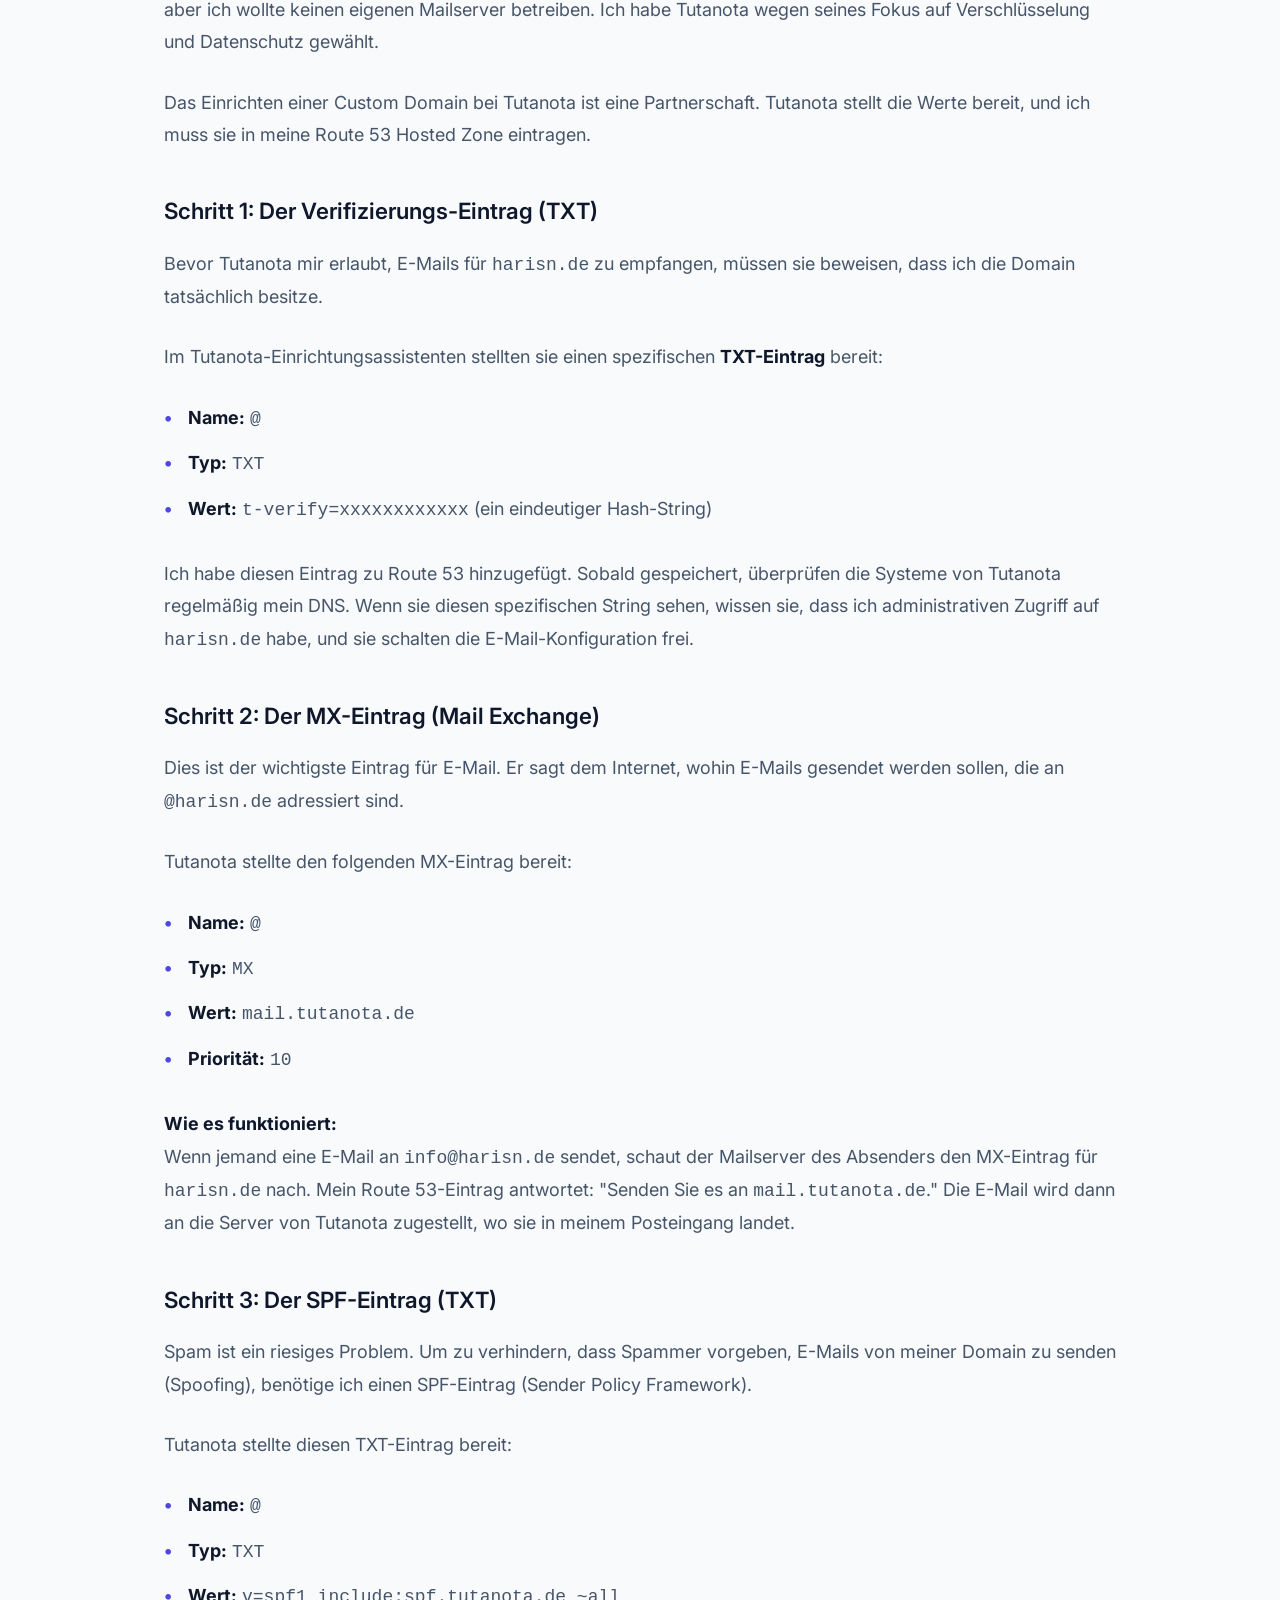
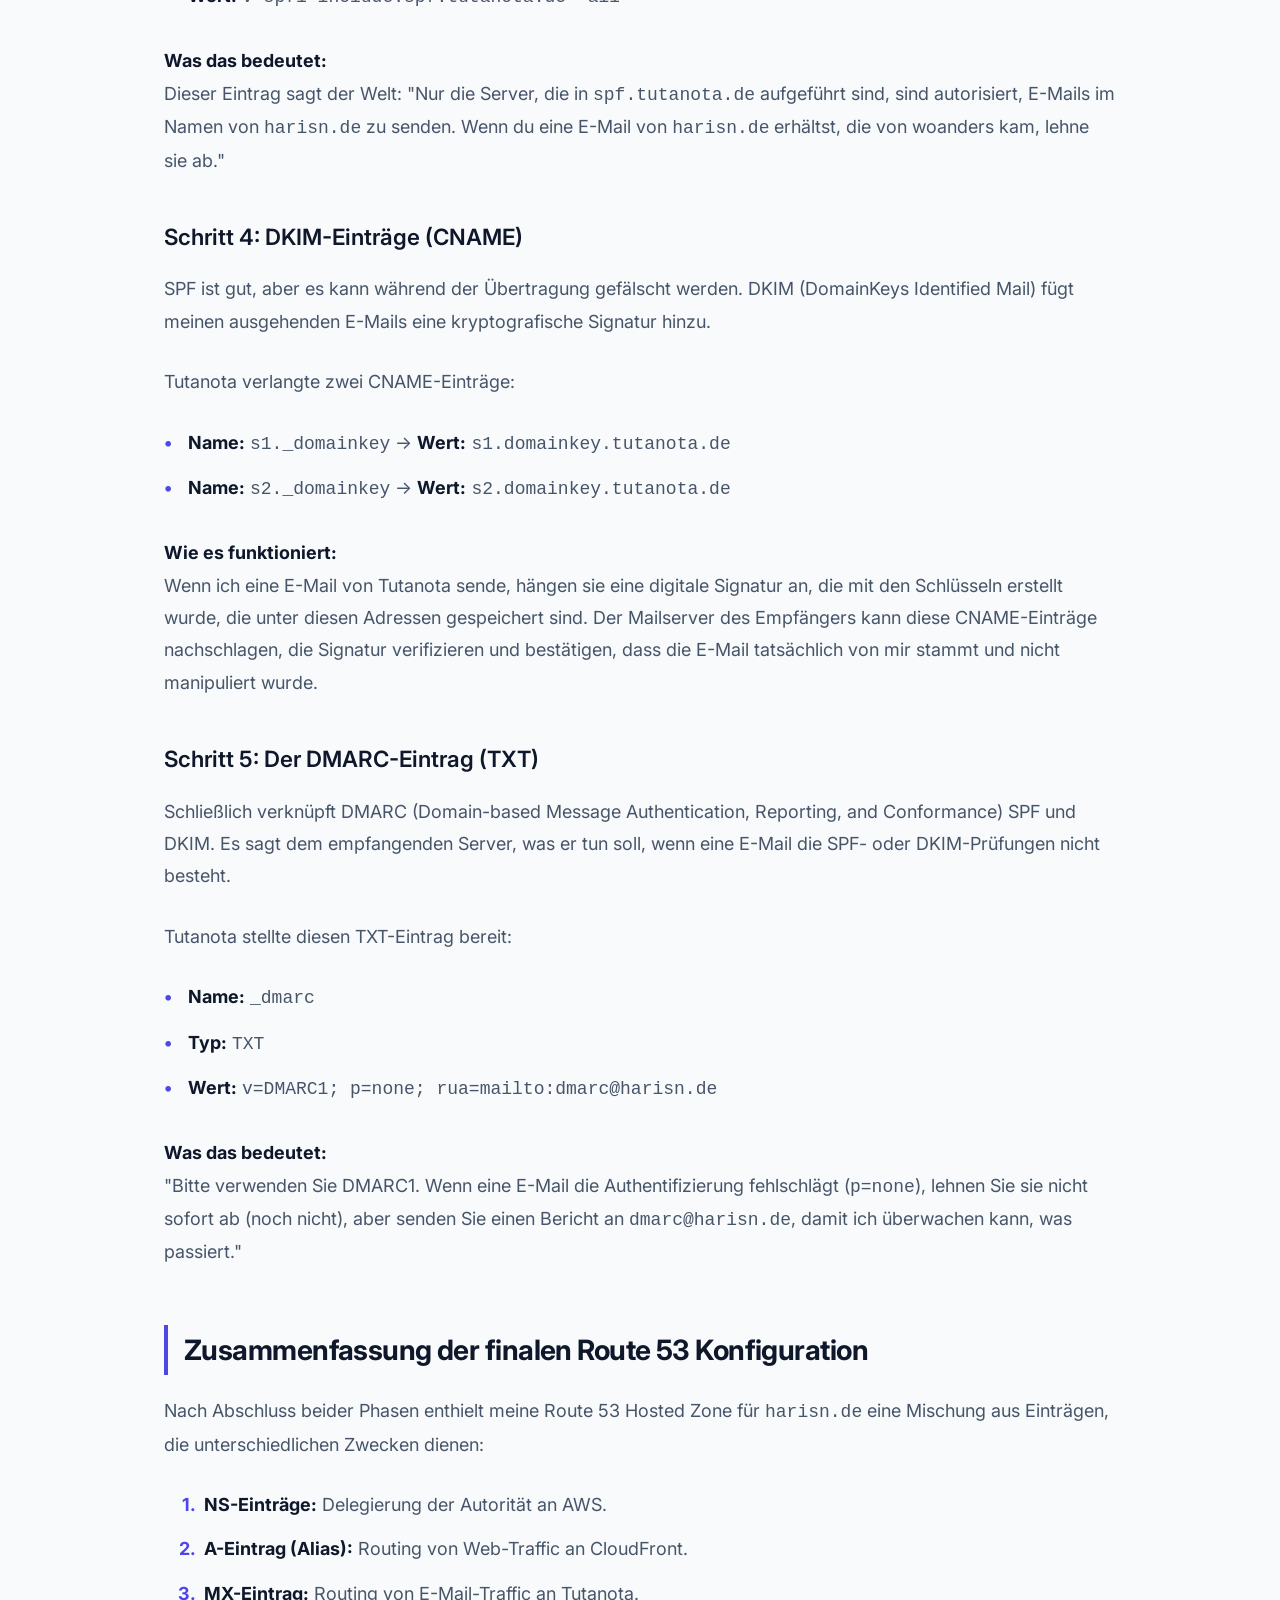
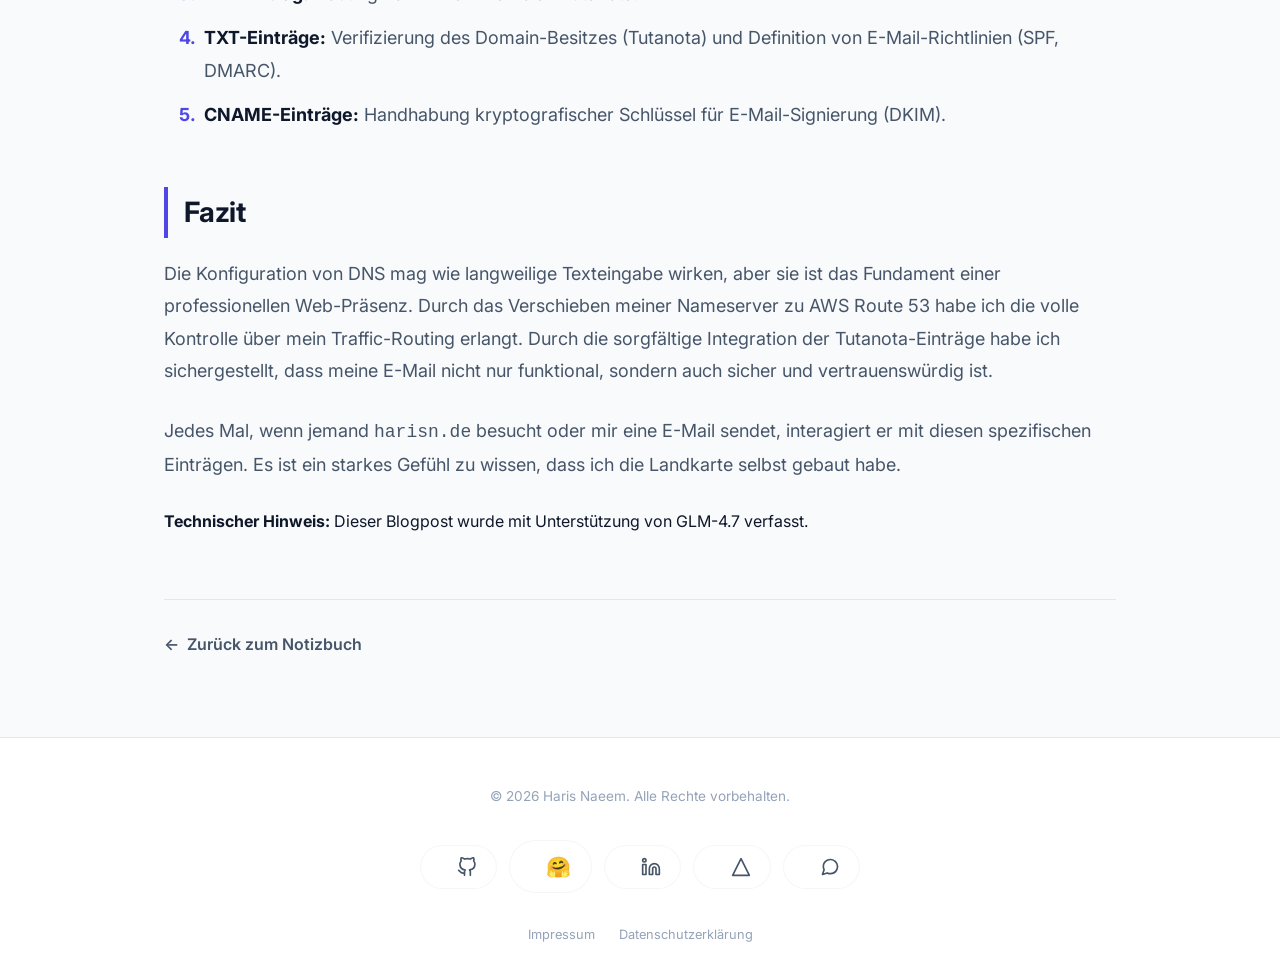
<file: dns-email-einrichtung.html>
<!DOCTYPE html>
<html lang="de">
<head>
    <meta charset="UTF-8">
    <meta name="viewport" content="width=device-width, initial-scale=1.0">
    <meta name="description" content="Eine technische Anleitung zur Konfiguration von DNS in AWS Route 53 und dem Einrichten von Tutanota E-Mail für harisn.de.">
    <meta name="author" content="Haris Naeem">
    <meta name="theme-color" content="#0f172a">
    
    <!-- SEO & Social Media Meta Tags -->
    <meta property="og:title" content="DNS im Detail: E-Mail einrichten - Haris Naeem">
    <meta property="og:description" content="Schritt-für-Schritt: Nameserver ändern, AWS Route 53 Hosted Zone erstellen und Tutanota DNS Records konfigurieren.">
    <meta property="og:type" content="article">
    <meta property="og:locale" content="de_DE">

    <title>DNS im Detail: E-Mail einrichten | Haris Naeem</title>

    <!-- Google Fonts -->
    <link rel="preconnect" href="https://fonts.googleapis.com">
    <link rel="preconnect" href="https://fonts.gstatic.com" crossorigin>
    <link href="https://fonts.googleapis.com/css2?family=Inter:wght@400;500;600;700&family=JetBrains+Mono:wght@400;500&display=swap" rel="stylesheet">

    <!-- External CSS -->
    <link rel="stylesheet" href="styles.css">

</head>
<body data-active-lang="de">

<!-- NAVIGATION -->
<nav class="nav">
    <a href="index.html" class="nav-name">Haris Naeem</a>
    
    <div class="nav-links">
        <a href="index.html#projekte" class="nav-link">
            <span data-lang="de">Projekte</span>
            <span data-lang="en">Projects</span>
        </a>
        <a href="index.html#notizbuch" class="nav-link">
            <span data-lang="de">Notizbuch</span>
            <span data-lang="en">Notebook</span>
        </a>
        <a href="index.html#kooperation" class="nav-link">
            <span data-lang="de">Kooperation</span>
            <span data-lang="en">Collaboration</span>
        </a>
        <a href="index.html#kontakt" class="nav-link">
            <span data-lang="de">Kontakt</span>
            <span data-lang="en">Contact</span>
        </a>

        <div class="nav-lang-switch">
            <button id="lang-toggle" aria-label="Change Language">EN</button>
        </div>
    </div>

    <button class="nav-toggle" aria-label="Menü öffnen" aria-expanded="false">
        <span></span>
        <span></span>
        <span></span>
    </button>
</nav>

<!-- BLOG POST CONTENT -->
<section class="section-spacer">
    <div class="container">
        <article class="blog-post">
            
            <header class="blog-header">
                <div class="blog-meta">
                    <span class="blog-meta-item">
                        <span data-lang="de">Datum:</span>
                        <span data-lang="en">Date:</span>
                        <time datetime="2026-05-20">12. April 2026</time>
                    </span>
                    <span class="blog-meta-item">
                        <span class="blog-category">
                            <span data-lang="de">DevOps & Infrastruktur</span>
                            <span data-lang="en">DevOps & Infrastructure</span>
                        </span>
                    </span>
                    <span class="blog-meta-item">
                        <span data-lang="de">Lesezeit:</span>
                        <span data-lang="en">Read time:</span>
                        <span data-lang="de">10 Minuten</span>
                        <span data-lang="en">10 minutes</span>
                    </span>
                </div>

                <h1 class="blog-title">
                    <span data-lang="de">DNS im Detail: E-Mail für eine Custom Domain einrichten</span>
                    <span data-lang="en">DNS Deep Dive: Setting up Email for a Custom Domain</span>
                </h1>

                <p class="blog-subtitle">
                    <span data-lang="de">Von Nameserver-Wechseln bis zu DKIM: Wie ich AWS Route 53 und Tutanota für harisn.de konfiguriert habe.</span>
                    <span data-lang="en">From Nameserver Delegation to DKIM: How I configured AWS Route 53 and Tutanota for harisn.de.</span>
                </p>
            </header>

            <div class="blog-content">
                <!-- German Content -->
                <div data-lang="de">
                    <p>Als ich <strong>harisn.de</strong> registriert habe, habe ich nicht nur einen Namen gekauft; ich habe die Autorität erworben, festzulegen, wie das Internet meine digitale Präsenz findet. Aber ein Domain-Name ist ohne eine Landkarte nutzlos. Diese Landkarte ist das <strong>Domain Name System (DNS)</strong>.</p>

                    <p>In meinen vorherigen Beiträgen habe ich über die Auswahl der Domain und die Wahl des Hostings (AWS vs. GitHub) gesprochen. Jetzt möchte ich den Kleber beschreiben, der alles zusammenhält: die Konfiguration von DNS-Einträgen in AWS Route 53 und das Einrichten eines sicheren E-Mail-Dienstes mit Tutanota.</p>

                    <p>Dieser Prozess umfasst zwei distinct Phasen:</p>
                    <ol>
                        <li><strong>Die Kontrolle übernehmen:</strong> Verschieben der Domain von den Standard-Nameservern des Registrars zu AWS Route 53.</li>
                        <li><strong>Die Dienste konfigurieren:</strong> Hinzufügen spezifischer Einträge für meine Website (CloudFront) und meine E-Mail (Tutanota).</li>
                    </ol>

                    <p>Hier ist die Schritt-für-Schritt-Reise, wie ich <code>harisn.de</code> konfiguriert habe.</p>

                    <h2>Phase 1: Die Kontrolle übernehmen mit AWS Route 53</h2>
                    <p>Wenn Sie eine .de-Domain bei einem Registrar (wie dem, den ich verwendet habe) registrieren, geben sie Ihnen nicht nur die Domain; sie weisen sie auch ihren eigenen Standard-Nameservern zu. Das sind die Server, die dem Internet zunächst sagen, wo es nach Ihrer Domain suchen soll.</p>

                    <p>Da ich jedoch AWS für meine Hosting-Infrastruktur nutzen wollte, musste ich diese "Telefonbuch"-Autorität zu Amazon verlagern. Dies geschieht durch das Erstellen einer <strong>Hosted Zone</strong> in Route 53.</p>

                    <h3>Schritt 1: Die Hosted Zone erstellen</h3>
                    <p>In der AWS Route 53-Konsole habe ich eine neue Hosted Zone für <code>harisn.de</code> erstellt.</p>

                    <p><strong>Was ist eine Hosted Zone?</strong><br>
                    Stellen Sie sich eine Hosted Zone als Container für alle DNS-Einträge vor, die mit einer bestimmten Domain verknüpft sind. Sie enthält die Liste der Anweisungen wie "Die Website befindet sich unter dieser IP" oder "Senden E-Mails an diesen Server".</p>

                    <p>Sobald ich diese Hosted Zone erstellt hatte, generierte AWS automatisch vier <strong>NS (Nameserver)</strong>-Einträge für mich. Diese sahen ungefähr so aus:</p>
                    <ul>
                        <li><code>ns-123.awsdns-12.com</code></li>
                        <li><code>ns-456.awsdns-34.net</code></li>
                        <li><code>ns-789.awsdns-56.org</code></li>
                        <li><code>ns-000.awsdns-78.co.uk</code></li>
                    </ul>

                    <h3>Schritt 2: Der Registrar-Wechsel (Delegation)</h3>
                    <p>Dies ist der kritische Schritt. Um AWS zur maßgeblichen Quelle für <code>harisn.de</code> zu machen, musste ich mich im Portal meines Domain-Registrars einloggen und die Nameserver aktualisieren.</p>

                    <p>Ich habe die Standard-Nameservers des Registrars durch die vier von AWS bereitgestellten NS-Einträge ersetzt.</p>

                    <p><strong>Warum ist das notwendig?</strong><br>
                    Dieser Prozess wird <strong>Delegation</strong> genannt. Durch das Aktualisieren dieser Einträge beim Sage ich dem globalen Internet effektiv: "Wenn du etwas über <code>harisn.de</code> wissen willst, frag mich nicht mehr. Geh diese AWS-Server fragen."</p>

                    <p>Sobald diese Änderung gespeichert war, konnte es überall zwischen wenigen Minuten und 48 Stunden dauern, bis sie weltweit propagiert ist. Während dieser Zeit konnte AWS verifizieren, dass ich die Domain besitze, weil ich die NS-Einträge kontrollierte, die zu ihnen zeigten.</p>

                    <h2>Phase 2: Die Website konfigurieren (AWS-Einträge)</h2>
                    <p>Mit der aktiven Hosted Zone und der Delegation konnte ich mit dem Hinzufügen von Einträgen beginnen. Die erste Priorität war meine Website.</p>

                    <h3>Der Alias-Eintrag</h3>
                    <p>Für meine statische Site, die auf AWS S3 und CloudFront gehostet wird, habe ich keinen Standard-A-Eintrag (der auf eine IP-Adresse zeigt) verwendet. Stattdessen habe ich einen <strong>Alias-Eintrag</strong> verwendet.</p>

                    <ul>
                        <li><strong>Name:</strong> <code>@</code> (dies repräsentiert die Root-Domain, <code>harisn.de</code>)</li>
                        <li><strong>Typ:</strong> <code>A</code> (Alias)</li>
                        <li><strong>Wert:</strong> Meine CloudFront-Distributions-ID (z.B. <code>d111111abcdef8.cloudfront.net</code>)</li>
                    </ul>

                    <p><strong>Warum ein Alias-Eintrag?</strong><br>
                    AWS-Alias-Einträge sind speziell. Sie erlauben es einer Root-Domain (wie <code>harisn.de</code>), direkt auf AWS-Ressourcen (wie CloudFront oder S3) zu zeigen, ohne die zugrundeliegenden IP-Adressen preiszugeben. Sie sind in Route 53 außerdem kostenlos und werden automatisch aktualisiert, wenn sich die AWS-Ressource ändert.</p>

                    <h2>Phase 3: E-Mail mit Tutanota einrichten</h2>
                    <p>Mit der Web-Routing sortiert, war die nächste Herausforderung die E-Mail. Ich wollte <code>info@harisn.de</code> nutzen, aber ich wollte keinen eigenen Mailserver betreiben. Ich habe Tutanota wegen seines Fokus auf Verschlüsselung und Datenschutz gewählt.</p>

                    <p>Das Einrichten einer Custom Domain bei Tutanota ist eine Partnerschaft. Tutanota stellt die Werte bereit, und ich muss sie in meine Route 53 Hosted Zone eintragen.</p>

                    <h3>Schritt 1: Der Verifizierungs-Eintrag (TXT)</h3>
                    <p>Bevor Tutanota mir erlaubt, E-Mails für <code>harisn.de</code> zu empfangen, müssen sie beweisen, dass ich die Domain tatsächlich besitze.</p>

                    <p>Im Tutanota-Einrichtungsassistenten stellten sie einen spezifischen <strong>TXT-Eintrag</strong> bereit:</p>
                    <ul>
                        <li><strong>Name:</strong> <code>@</code></li>
                        <li><strong>Typ:</strong> <code>TXT</code></li>
                        <li><strong>Wert:</strong> <code>t-verify=xxxxxxxxxxxx</code> (ein eindeutiger Hash-String)</li>
                    </ul>

                    <p>Ich habe diesen Eintrag zu Route 53 hinzugefügt. Sobald gespeichert, überprüfen die Systeme von Tutanota regelmäßig mein DNS. Wenn sie diesen spezifischen String sehen, wissen sie, dass ich administrativen Zugriff auf <code>harisn.de</code> habe, und sie schalten die E-Mail-Konfiguration frei.</p>

                    <h3>Schritt 2: Der MX-Eintrag (Mail Exchange)</h3>
                    <p>Dies ist der wichtigste Eintrag für E-Mail. Er sagt dem Internet, wohin E-Mails gesendet werden sollen, die an <code>@harisn.de</code> adressiert sind.</p>

                    <p>Tutanota stellte den folgenden MX-Eintrag bereit:</p>
                    <ul>
                        <li><strong>Name:</strong> <code>@</code></li>
                        <li><strong>Typ:</strong> <code>MX</code></li>
                        <li><strong>Wert:</strong> <code>mail.tutanota.de</code></li>
                        <li><strong>Priorität:</strong> <code>10</code></li>
                    </ul>

                    <p><strong>Wie es funktioniert:</strong><br>
                    Wenn jemand eine E-Mail an <code>info@harisn.de</code> sendet, schaut der Mailserver des Absenders den MX-Eintrag für <code>harisn.de</code> nach. Mein Route 53-Eintrag antwortet: "Senden Sie es an <code>mail.tutanota.de</code>." Die E-Mail wird dann an die Server von Tutanota zugestellt, wo sie in meinem Posteingang landet.</p>

                    <h3>Schritt 3: Der SPF-Eintrag (TXT)</h3>
                    <p>Spam ist ein riesiges Problem. Um zu verhindern, dass Spammer vorgeben, E-Mails von meiner Domain zu senden (Spoofing), benötige ich einen SPF-Eintrag (Sender Policy Framework).</p>

                    <p>Tutanota stellte diesen TXT-Eintrag bereit:</p>
                    <ul>
                        <li><strong>Name:</strong> <code>@</code></li>
                        <li><strong>Typ:</strong> <code>TXT</code></li>
                        <li><strong>Wert:</strong> <code>v=spf1 include:spf.tutanota.de ~all</code></li>
                    </ul>

                    <p><strong>Was das bedeutet:</strong><br>
                    Dieser Eintrag sagt der Welt: "Nur die Server, die in <code>spf.tutanota.de</code> aufgeführt sind, sind autorisiert, E-Mails im Namen von <code>harisn.de</code> zu senden. Wenn du eine E-Mail von <code>harisn.de</code> erhältst, die von woanders kam, lehne sie ab."</p>

                    <h3>Schritt 4: DKIM-Einträge (CNAME)</h3>
                    <p>SPF ist gut, aber es kann während der Übertragung gefälscht werden. DKIM (DomainKeys Identified Mail) fügt meinen ausgehenden E-Mails eine kryptografische Signatur hinzu.</p>

                    <p>Tutanota verlangte zwei CNAME-Einträge:</p>
                    <ul>
                        <li><strong>Name:</strong> <code>s1._domainkey</code> &rarr; <strong>Wert:</strong> <code>s1.domainkey.tutanota.de</code></li>
                        <li><strong>Name:</strong> <code>s2._domainkey</code> &rarr; <strong>Wert:</strong> <code>s2.domainkey.tutanota.de</code></li>
                    </ul>

                    <p><strong>Wie es funktioniert:</strong><br>
                    Wenn ich eine E-Mail von Tutanota sende, hängen sie eine digitale Signatur an, die mit den Schlüsseln erstellt wurde, die unter diesen Adressen gespeichert sind. Der Mailserver des Empfängers kann diese CNAME-Einträge nachschlagen, die Signatur verifizieren und bestätigen, dass die E-Mail tatsächlich von mir stammt und nicht manipuliert wurde.</p>

                    <h3>Schritt 5: Der DMARC-Eintrag (TXT)</h3>
                    <p>Schließlich verknüpft DMARC (Domain-based Message Authentication, Reporting, and Conformance) SPF und DKIM. Es sagt dem empfangenden Server, was er tun soll, wenn eine E-Mail die SPF- oder DKIM-Prüfungen nicht besteht.</p>

                    <p>Tutanota stellte diesen TXT-Eintrag bereit:</p>
                    <ul>
                        <li><strong>Name:</strong> <code>_dmarc</code></li>
                        <li><strong>Typ:</strong> <code>TXT</code></li>
                        <li><strong>Wert:</strong> <code>v=DMARC1; p=none; rua=mailto:dmarc@harisn.de</code></li>
                    </ul>

                    <p><strong>Was das bedeutet:</strong><br>
                    "Bitte verwenden Sie DMARC1. Wenn eine E-Mail die Authentifizierung fehlschlägt (<code>p=none</code>), lehnen Sie sie nicht sofort ab (noch nicht), aber senden Sie einen Bericht an <code>dmarc@harisn.de</code>, damit ich überwachen kann, was passiert."</p>

                    <h2>Zusammenfassung der finalen Route 53 Konfiguration</h2>
                    <p>Nach Abschluss beider Phasen enthielt meine Route 53 Hosted Zone für <code>harisn.de</code> eine Mischung aus Einträgen, die unterschiedlichen Zwecken dienen:</p>
                    <ol>
                        <li><strong>NS-Einträge:</strong> Delegierung der Autorität an AWS.</li>
                        <li><strong>A-Eintrag (Alias):</strong> Routing von Web-Traffic an CloudFront.</li>
                        <li><strong>MX-Eintrag:</strong> Routing von E-Mail-Traffic an Tutanota.</li>
                        <li><strong>TXT-Einträge:</strong> Verifizierung des Domain-Besitzes (Tutanota) und Definition von E-Mail-Richtlinien (SPF, DMARC).</li>
                        <li><strong>CNAME-Einträge:</strong> Handhabung kryptografischer Schlüssel für E-Mail-Signierung (DKIM).</li>
                    </ol>

                    <h2>Fazit</h2>
                    <p>Die Konfiguration von DNS mag wie langweilige Texteingabe wirken, aber sie ist das Fundament einer professionellen Web-Präsenz. Durch das Verschieben meiner Nameserver zu AWS Route 53 habe ich die volle Kontrolle über mein Traffic-Routing erlangt. Durch die sorgfältige Integration der Tutanota-Einträge habe ich sichergestellt, dass meine E-Mail nicht nur funktional, sondern auch sicher und vertrauenswürdig ist.</p>
                    
                    <p>Jedes Mal, wenn jemand <code>harisn.de</code> besucht oder mir eine E-Mail sendet, interagiert er mit diesen spezifischen Einträgen. Es ist ein starkes Gefühl zu wissen, dass ich die Landkarte selbst gebaut habe.</p>
                </div>

                <!-- English Content -->
                <div data-lang="en">
                    <p>When I registered <strong>harisn.de</strong>, I didn't just buy a name; I bought the authority to dictate how the internet finds my digital presence. But a domain name is useless without a map. That map is the <strong>Domain Name System (DNS)</strong>.</p>

                    <p>In my previous posts, I talked about selecting the domain and choosing the hosting (AWS vs. GitHub). Now, I want to cover the glue that holds it all together: configuring DNS records in AWS Route 53 and setting up a secure email service with Tutanota.</p>

                    <p>This process involves two distinct phases:</p>
                    <ol>
                        <li><strong>Taking Control:</strong> Moving the domain from the registrar's default nameservers to AWS Route 53.</li>
                        <li><strong>Configuring Services:</strong> Adding specific records for my website (CloudFront) and my email (Tutanota).</li>
                    </ol>

                    <p>Here is the step-by-step journey of how I configured <code>harisn.de</code>.</p>

                    <h2>Phase 1: Taking Control with AWS Route 53</h2>
                    <p>When you register a .de domain with a registrar (like the one I used), they don't just give you the domain; they also assign it to their own default nameservers. These are the servers that initially tell the internet where to look for your domain.</p>

                    <p>However, since I wanted to use AWS for my hosting infrastructure, I needed to move that "phonebook" authority to Amazon. This is done by creating a **Hosted Zone** in Route 53.</p>

                    <h3>Step 1: Create the Hosted Zone</h3>
                    <p>In the AWS Route 53 console, I created a new hosted zone for <code>harisn.de</code>.</p>

                    <p><strong>What is a Hosted Zone?</strong><br>
                    Think of a hosted zone as a container for all the DNS records associated with a specific domain. It holds the list of instructions like "The website lives at this IP" or "Send emails to this server."</p>

                    <p>As soon as I created this hosted zone, AWS generated four **NS (Nameserver)** records for me. These looked something like:</p>
                    <ul>
                        <li><code>ns-123.awsdns-12.com</code></li>
                        <li><code>ns-456.awsdns-34.net</code></li>
                        <li><code>ns-789.awsdns-56.org</code></li>
                        <li><code>ns-000.awsdns-78.co.uk</code></li>
                    </ul>

                    <h3>Step 2: The Registrar Switch (Delegation)</h3>
                    <p>This is the critical step. To make AWS the authoritative source for <code>harisn.de</code>, I had to log into my domain registrar's portal and update the nameservers.</p>

                    <p>I replaced the registrar's default nameservers with the four NS records provided by AWS.</p>

                    <p><strong>Why is this necessary?</strong><br>
                    This process is called **Delegation**. By updating these records at the registrar, I am effectively telling the global internet: "If you want to know anything about <code>harisn.de</code>, don't ask me anymore. Go ask these AWS servers."</p>

                    <p>Once this change was saved, it could take anywhere from a few minutes to 48 hours to propagate worldwide. During this time, AWS was able to verify that I owned the domain because I controlled the NS records pointing to them.</p>

                    <h2>Phase 2: Configuring the Website (AWS Records)</h2>
                    <p>With the hosted zone active and delegated, I could start adding records. The first priority was my website.</p>

                    <h3>The Alias Record</h3>
                    <p>For my static site hosted on AWS S3 and CloudFront, I didn't use a standard A record (which points to an IP address). Instead, I used an **Alias Record**.</p>

                    <ul>
                        <li><strong>Name:</strong> <code>@</code> (this represents the root domain, <code>harisn.de</code>)</li>
                        <li><strong>Type:</strong> <code>A</code> (Alias)</li>
                        <li><strong>Value:</strong> My CloudFront Distribution ID (e.g. <code>d111111abcdef8.cloudfront.net</code>)</li>
                    </ul>

                    <p><strong>Why an Alias Record?</strong><br>
                    AWS Alias records are special. They allow a root domain (like <code>harisn.de</code>) to point to AWS resources (like CloudFront or S3) without exposing the underlying IP addresses. They are also free of charge in Route 53 and update automatically if the AWS resource changes.</p>

                    <h2>Phase 3: Configuring Email with Tutanota</h2>
                    <p>With the website routing sorted, the next challenge was email. I wanted to use <code>info@harisn.de</code>, but I didn't want to run my own mail server. I chose Tutanota for its focus on encryption and privacy.</p>

                    <p>Setting up a custom domain in Tutanota is a partnership. Tutanota provides the values, and I have to put them into my Route 53 hosted zone.</p>

                    <h3>Step 1: The Verification Record (TXT)</h3>
                    <p>Before Tutanota allows me to receive emails for <code>harisn.de</code>, they need to prove that I actually own the domain.</p>

                    <p>In the Tutanota setup wizard, they provided a specific **TXT record**:</p>
                    <ul>
                        <li><strong>Name:</strong> <code>@</code></li>
                        <li><strong>Type:</strong> <code>TXT</code></li>
                        <li><strong>Value:</strong> <code>t-verify=xxxxxxxxxxxx</code> (a unique hash string)</li>
                    </ul>

                    <p>I added this record to Route 53. Once saved, Tutanota's systems periodically check my DNS. When they see this specific string, they know I have administrative access to <code>harisn.de</code>, and they unlock the email configuration.</p>

                    <h3>Step 2: The MX Record (Mail Exchange)</h3>
                    <p>This is the most important record for email. It tells the internet where to send emails addressed to <code>@harisn.de</code>.</p>

                    <p>Tutanota provided the following MX record:</p>
                    <ul>
                        <li><strong>Name:</strong> <code>@</code></li>
                        <li><strong>Type:</strong> <code>MX</code></li>
                        <li><strong>Value:</strong> <code>mail.tutanota.de</code></li>
                        <li><strong>Priority:</strong> <code>10</code></li>
                    </ul>

                    <p><strong>How it works:</strong><br>
                    When someone sends an email to <code>info@harisn.de</code>, the sender's mail server looks up the MX record for <code>harisn.de</code>. My Route 53 record responds: "Send it to <code>mail.tutanota.de</code>." The email is then delivered to Tutanota's servers, where it lands in my inbox.</p>

                    <h3>Step 3: The SPF Record (TXT)</h3>
                    <p>Spam is a huge problem. To prevent spammers from pretending to send emails from my domain (spoofing), I need an SPF (Sender Policy Framework) record.</p>

                    <p>Tutanota provided this TXT record:</p>
                    <ul>
                        <li><strong>Name:</strong> <code>@</code></li>
                        <li><strong>Type:</strong> <code>TXT</code></li>
                        <li><strong>Value:</strong> <code>v=spf1 include:spf.tutanota.de ~all</code></li>
                    </ul>

                    <p><strong>What this says:</strong><br>
                    This record tells the world: "Only the servers listed in <code>spf.tutanota.de</code> are authorized to send email on behalf of <code>harisn.de</code>. If you receive an email from <code>harisn.de</code> that came from anywhere else, reject it."</p>

                    <h3>Step 4: DKIM Records (CNAME)</h3>
                    <p>SPF is good, but it can be spoofed in transit. DKIM (DomainKeys Identified Mail) adds a cryptographic signature to my outgoing emails.</p>

                    <p>Tutanota required two CNAME records:</p>
                    <ul>
                        <li><strong>Name:</strong> <code>s1._domainkey</code> &rarr; <strong>Value:</strong> <code>s1.domainkey.tutanota.de</code></li>
                        <li><strong>Name:</strong> <code>s2._domainkey</code> &rarr; <strong>Value:</strong> <code>s2.domainkey.tutanota.de</code></li>
                    </ul>

                    <p><strong>How it works:</strong><br>
                    When I send an email from Tutanota, they attach a digital signature to it using the keys stored at these addresses. The recipient's mail server can look up these CNAME records, verify the signature, and confirm that the email was truly sent by me and hasn't been tampered with.</p>

                    <h3>Step 5: The DMARC Record (TXT)</h3>
                    <p>Finally, DMARC (Domain-based Message Authentication, Reporting, and Conformance) ties SPF and DKIM together. It tells the receiving server what to do if an email fails the SPF or DKIM checks.</p>

                    <p>Tutanota provided this TXT record:</p>
                    <ul>
                        <li><strong>Name:</strong> <code>_dmarc</code></li>
                        <li><strong>Type:</strong> <code>TXT</code></li>
                        <li><strong>Value:</strong> <code>v=DMARC1; p=none; rua=mailto:dmarc@harisn.de</code></li>
                    </ul>

                    <p><strong>What this says:</strong><br>
                    "Please use DMARC1. If an email fails authentication (`p=none`), don't reject it outright (yet), but send a report to `dmarc@harisn.de` so I can monitor what's happening."</p>

                    <h2>Summary of the Final Route 53 Configuration</h2>
                    <p>After completing both phases, my Route 53 hosted zone for <code>harisn.de</code> contained a mix of records serving different purposes:</p>
                    <ol>
                        <li><strong>NS Records:</strong> Delegating authority to AWS.</li>
                        <li><strong>A Record (Alias):</strong> Routing web traffic to CloudFront.</li>
                        <li><strong>MX Record:</strong> Routing email traffic to Tutanota.</li>
                        <li><strong>TXT Records:</strong> Verifying domain ownership (Tutanota) and defining email policies (SPF, DMARC).</li>
                        <li><strong>CNAME Records:</strong> Handling cryptographic keys for email signing (DKIM).</li>
                    </ol>

                    <h2>Conclusion</h2>
                    <p>Configuring DNS might seem like tedious text entry, but it is the foundation of a professional web presence. By moving my nameservers to AWS Route 53, I gained full control over my traffic routing. By carefully integrating Tutanota's records, I ensured that my email is not only functional but also secure and trusted.</p>
                    
                    <p>Every time someone visits <code>harisn.de</code> or sends me an email, they are interacting with these specific records. It's a powerful feeling to know that I built the map myself.</p>
                </div>
            </div>
            
            <!-- AI Disclosure Footer -->
            <div class="ai-disclosure">
                <p>
                    <span data-lang="de">
                        <strong>Technischer Hinweis:</strong> Dieser Blogpost wurde mit Unterstützung von GLM-4.7 verfasst.
                    </span>
                    <span data-lang="en">
                        <strong>Technical Note:</strong> This blog post was written with assistance from GLM-4.7.
                    </span>
                </p>
            </div>

            <a href="index.html#notizbuch" class="back-link">
                <span>←</span>
                <span data-lang="de">Zurück zum Notizbuch</span>
                <span data-lang="en">Back to Notebook</span>
            </a>
        </article>
    </div>
</section>

<footer>
    <div class="container">
        <p>&copy; 2026 Haris Naeem. <span data-lang="de">Alle Rechte vorbehalten.</span><span data-lang="en">All rights reserved.</span></p>
        
        <!-- Social Links Section -->
        <div class="social-links">
            <a href="https://github.com/harisnae" target="_blank" rel="noopener noreferrer" aria-label="GitHub" class="social-icon">
                <svg xmlns="http://www.w3.org/2000/svg" width="20" height="20" viewBox="0 0 24 24" fill="none" stroke="currentColor" stroke-width="2" stroke-linecap="round" stroke-linejoin="round"><path d="M9 19c-5 1.5-5-2.5-7-3m14 6v-3.87a3.37 3.37 0 0 0-.94-2.61c3.14-.35 6.44-1.54 6.44-7A5.44 5.44 0 0 0 20 4.77 5.07 5.07 0 0 0 19.91 1S18.73.65 16 2.48a13.38 13.38 0 0 0-7 0C6.27.65 5.09 1 5.09 1A5.07 5.07 0 0 0 5 4.77a5.44 5.44 0 0 0-1.5 3.78c0 5.42 3.3 6.61 6.44 7A3.37 3.37 0 0 0 9 18.13V22"></path></svg>
            </a>
            
            <a href="https://huggingface.co/harisnaeem" target="_blank" rel="noopener noreferrer" aria-label="HuggingFace" class="social-icon">
                <span style="font-size: 20px;">🤗</span>
            </a>

            <a href="https://www.linkedin.com/in/haris-naeem-6082ab395/" target="_blank" rel="noopener noreferrer" aria-label="LinkedIn" class="social-icon">
                <svg xmlns="http://www.w3.org/2000/svg" width="20" height="20" viewBox="0 0 24 24" fill="none" stroke="currentColor" stroke-width="2" stroke-linecap="round" stroke-linejoin="round"><path d="M16 8a6 6 0 0 1 6 6v7h-4v-7a2 2 0 0 0-2-2 2 2 0 0 0-2 2v7h-4v-7a6 6 0 0 1 6-6z"></path><rect x="2" y="9" width="4" height="12"></rect><circle cx="4" cy="4" r="2"></circle></svg>
            </a>

            <a href="https://www.kaggle.com/harisna" target="_blank" rel="noopener noreferrer" aria-label="Kaggle" class="social-icon">
                <svg xmlns="http://www.w3.org/2000/svg" width="20" height="20" viewBox="0 0 24 24" fill="none" stroke="currentColor" stroke-width="2" stroke-linecap="round" stroke-linejoin="round"><path d="M12 2L2 22h20L12 2z"></path></svg>
            </a>

            <a href="https://wa.me/4915167580931" target="_blank" rel="noopener noreferrer" aria-label="WhatsApp" class="social-icon">
                <svg xmlns="http://www.w3.org/2000/svg" width="20" height="20" viewBox="0 0 24 24" fill="none" stroke="currentColor" stroke-width="2" stroke-linecap="round" stroke-linejoin="round"><path d="M21 11.5a8.38 8.38 0 0 1-.9 3.8 8.5 8.5 0 0 1-7.6 4.7 8.38 8.38 0 0 1-3.8-.9L3 21l1.9-5.7a8.38 8.38 0 0 1-.9-3.8 8.5 8.5 0 0 1 4.7-7.6 8.38 8.38 0 0 1 3.8-.9h.5a8.48 8.48 0 0 1 8 8v.5z"></path></svg>
            </a>
        </div>
        
        <div style="margin-top: 0.5rem; font-size: 0.8rem;">
            <a href="impressum.html" style="margin: 0 10px; color: var(--text-muted);">
                <span data-lang="de">Impressum</span>
                <span data-lang="en">Imprint</span>
            </a>
            <a href="datenschutz.html" style="margin: 0 10px; color: var(--text-muted);">
                <span data-lang="de">Datenschutzerklärung</span>
                <span data-lang="en">Privacy</span>
            </a>
        </div>
    </div>
</footer>

<!-- External Scripts (Shared Only) -->
<script src="scripts.js" defer></script>
</body>
</html>
</file>
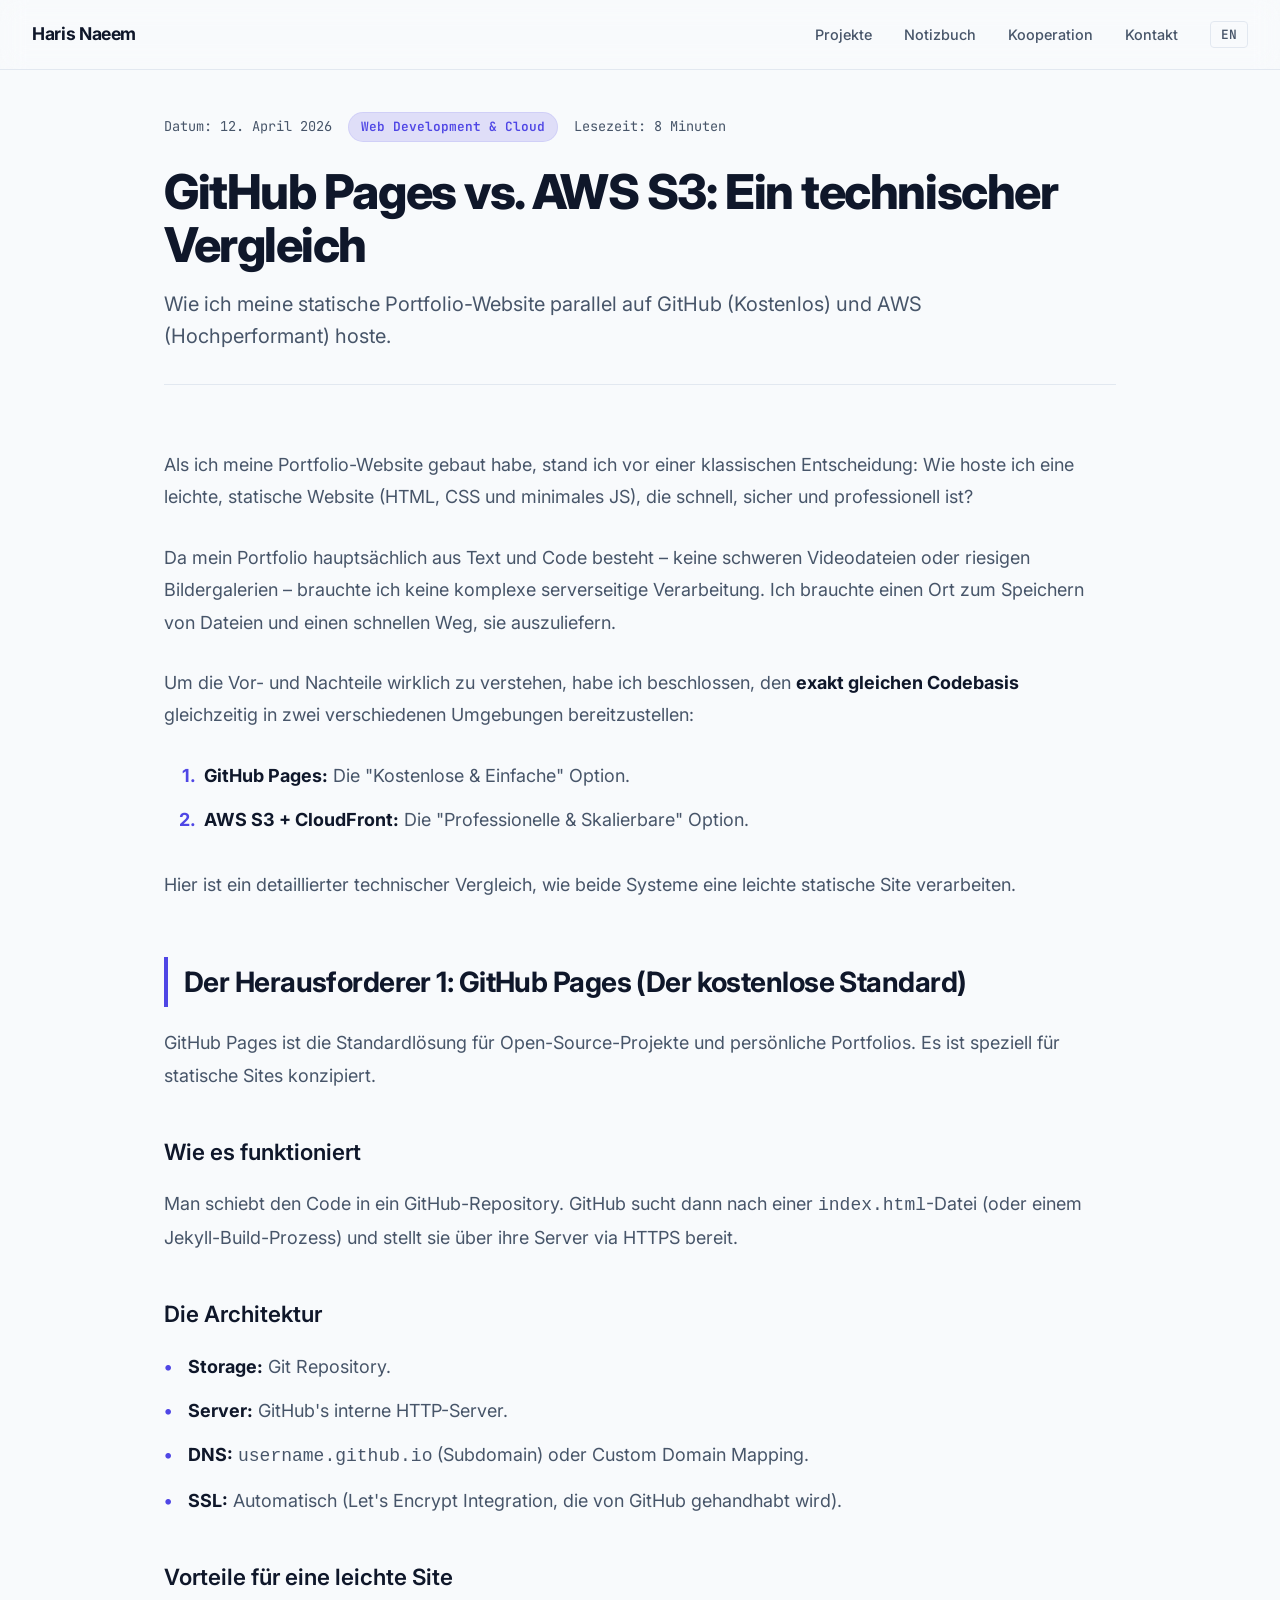
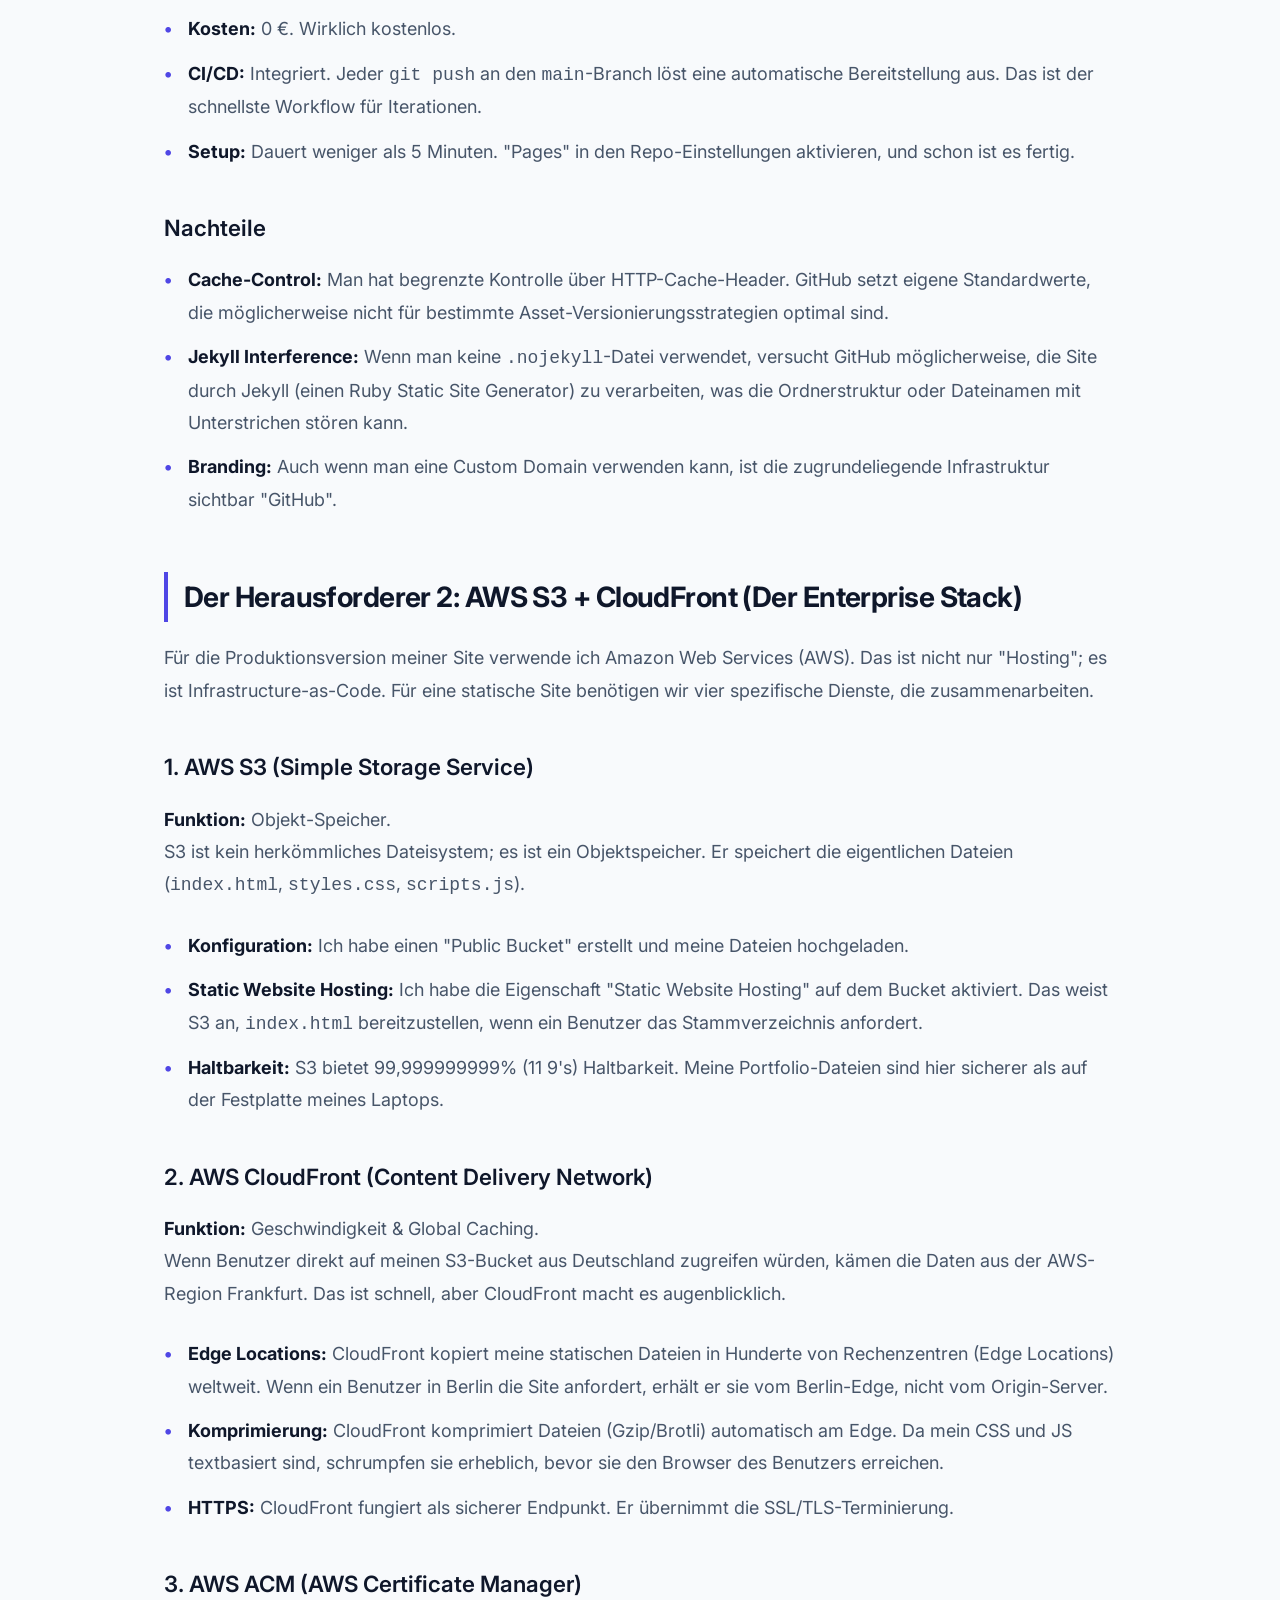
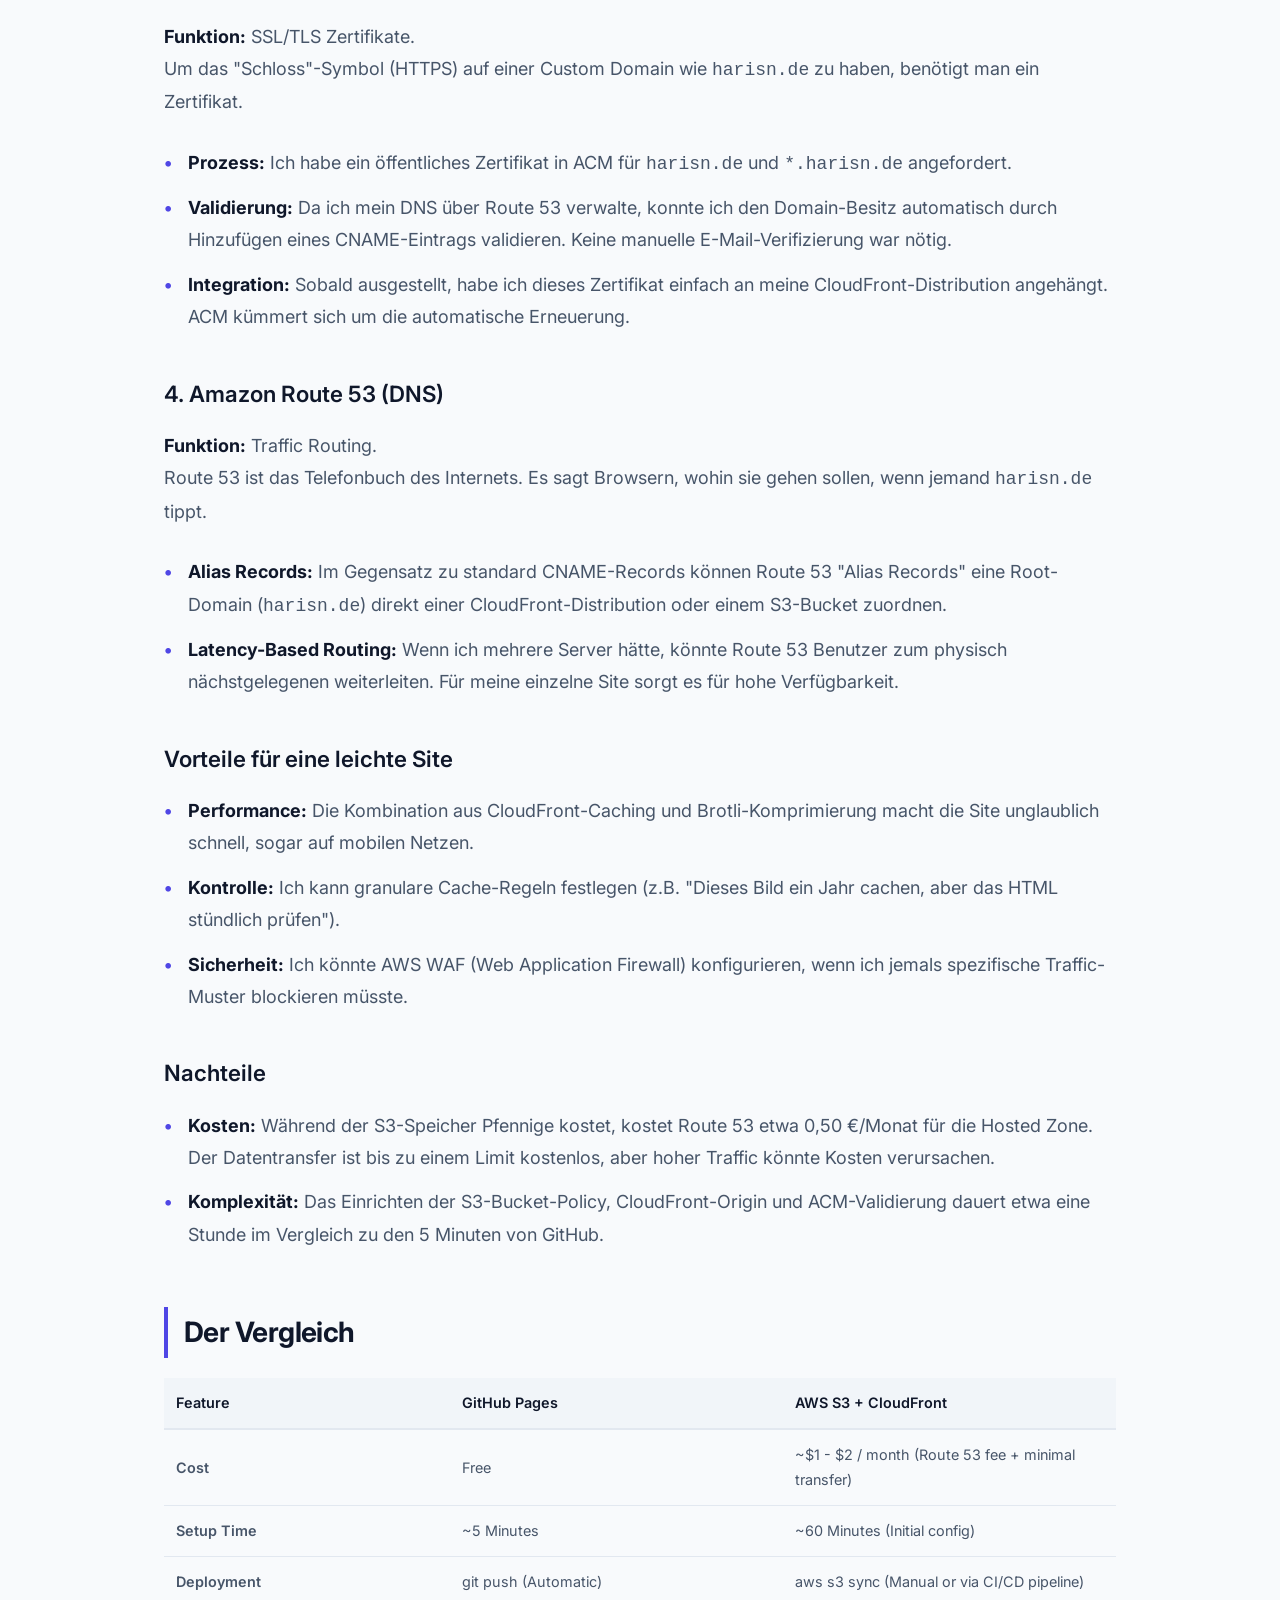
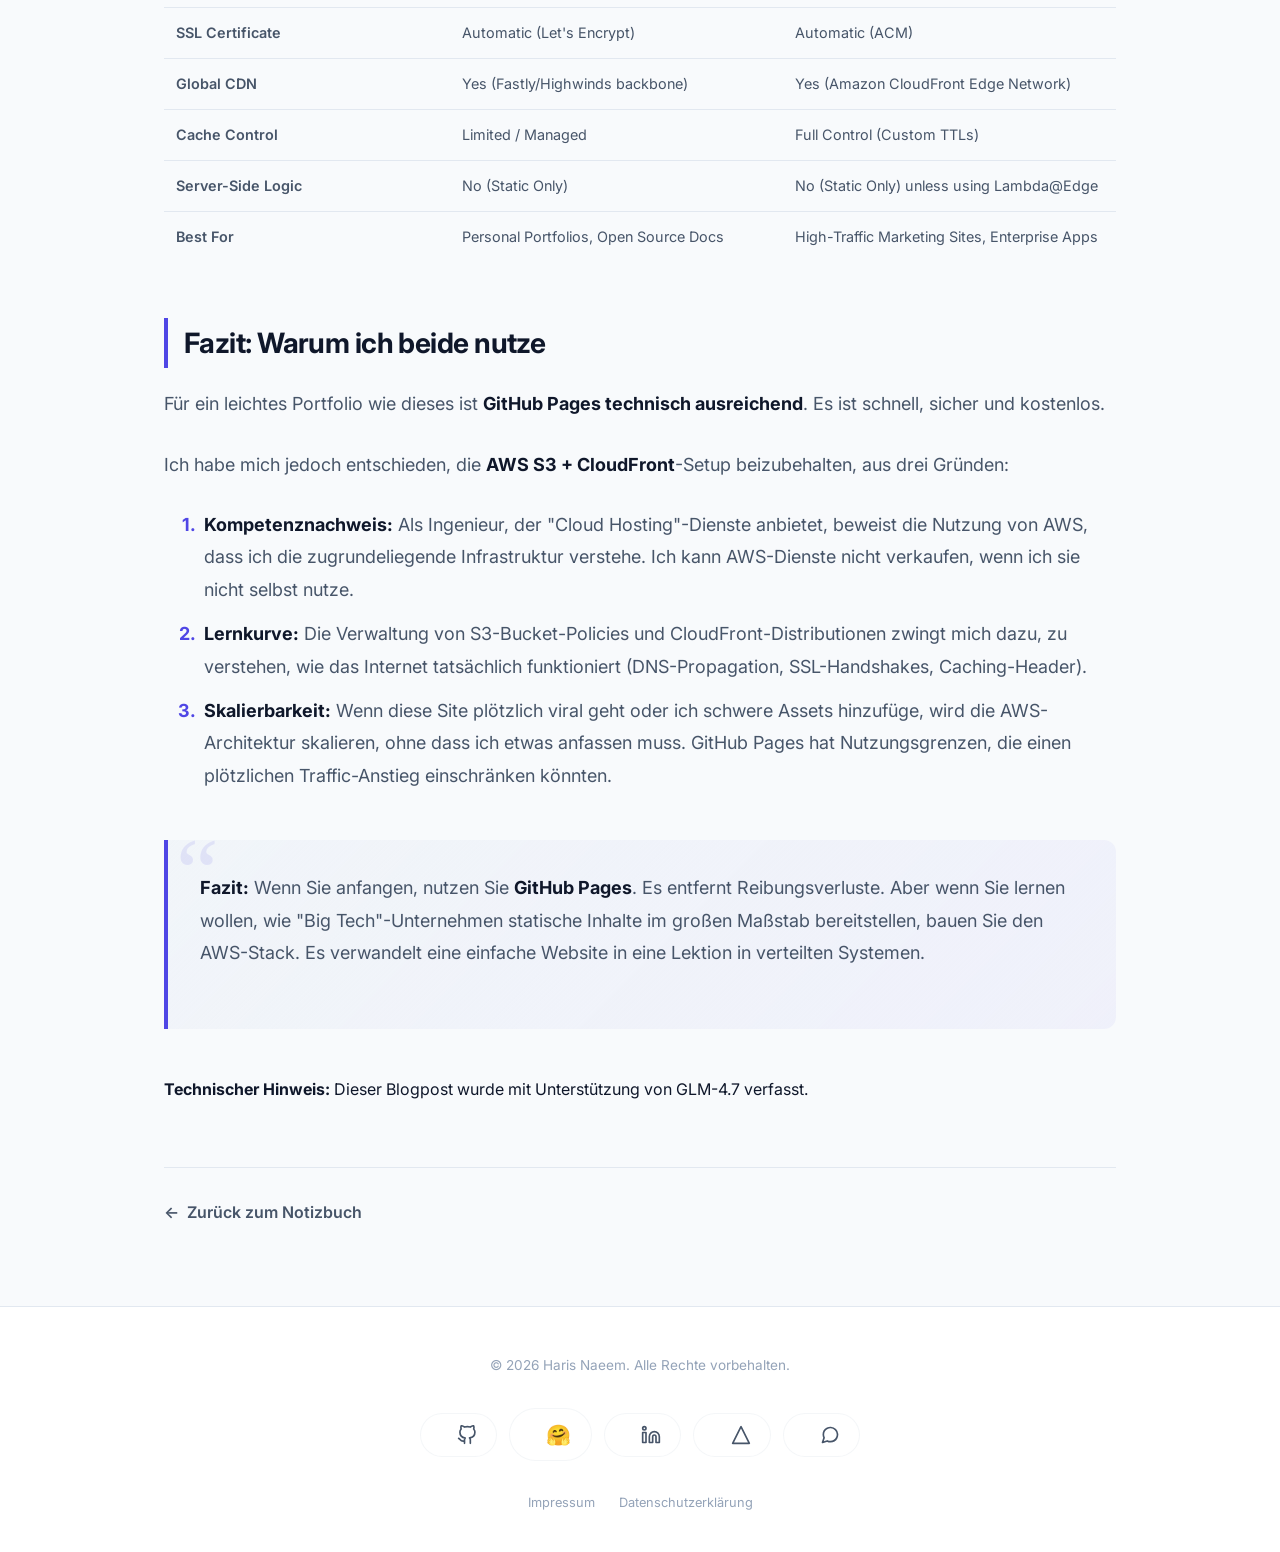
<file: github-vs-aws-s3-hosting.html>
<!DOCTYPE html>
<html lang="de">
<head>
    <meta charset="UTF-8">
    <meta name="viewport" content="width=device-width, initial-scale=1.0">
    <meta name="description" content="Ein technischer Vergleich zwischen GitHub Pages und AWS S3 + CloudFront für das Hosting statischer Websites.">
    <meta name="author" content="Haris Naeem">
    <meta name="theme-color" content="#0f172a">
    
    <!-- SEO & Social Media Meta Tags -->
    <meta property="og:title" content="GitHub Pages vs. AWS S3 - Haris Naeem">
    <meta property="og:description" content="Hosting eines statischen Portfolios: Kostenloser GitHub Service vs. professionelle AWS Infrastruktur.">
    <meta property="og:type" content="article">
    <meta property="og:locale" content="de_DE">

    <title>GitHub Pages vs. AWS S3 | Haris Naeem</title>

    <!-- Google Fonts -->
    <link rel="preconnect" href="https://fonts.googleapis.com">
    <link rel="preconnect" href="https://fonts.gstatic.com" crossorigin>
    <link href="https://fonts.googleapis.com/css2?family=Inter:wght@400;500;600;700&family=JetBrains+Mono:wght@400;500&display=swap" rel="stylesheet">

    <!-- External CSS -->
    <link rel="stylesheet" href="styles.css">

</head>
<body data-active-lang="de">

<!-- NAVIGATION -->
<nav class="nav">
    <a href="index.html" class="nav-name">Haris Naeem</a>
    
    <div class="nav-links">
        <a href="index.html#projekte" class="nav-link">
            <span data-lang="de">Projekte</span>
            <span data-lang="en">Projects</span>
        </a>
        <a href="index.html#notizbuch" class="nav-link">
            <span data-lang="de">Notizbuch</span>
            <span data-lang="en">Notebook</span>
        </a>
        <a href="index.html#kooperation" class="nav-link">
            <span data-lang="de">Kooperation</span>
            <span data-lang="en">Collaboration</span>
        </a>
        <a href="index.html#kontakt" class="nav-link">
            <span data-lang="de">Kontakt</span>
            <span data-lang="en">Contact</span>
        </a>

        <div class="nav-lang-switch">
            <button id="lang-toggle" aria-label="Change Language">EN</button>
        </div>
    </div>

    <button class="nav-toggle" aria-label="Menü öffnen" aria-expanded="false">
        <span></span>
        <span></span>
        <span></span>
    </button>
</nav>

<!-- BLOG POST CONTENT -->
<section class="section-spacer">
    <div class="container">
        <article class="blog-post">
            
            <header class="blog-header">
                <div class="blog-meta">
                    <span class="blog-meta-item">
                        <span data-lang="de">Datum:</span>
                        <span data-lang="en">Date:</span>
                        <time datetime="2026-04-12">12. April 2026</time>
                    </span>
                    <span class="blog-meta-item">
                        <span class="blog-category">
                            <span data-lang="de">Web Development & Cloud</span>
                            <span data-lang="en">Web Development & Cloud</span>
                        </span>
                    </span>
                    <span class="blog-meta-item">
                        <span data-lang="de">Lesezeit:</span>
                        <span data-lang="en">Read time:</span>
                        <span data-lang="de">8 Minuten</span>
                        <span data-lang="en">8 minutes</span>
                    </span>
                </div>

                <h1 class="blog-title">
                    <span data-lang="de">GitHub Pages vs. AWS S3: Ein technischer Vergleich</span>
                    <span data-lang="en">GitHub Pages vs. AWS S3: A Technical Comparison</span>
                </h1>

                <p class="blog-subtitle">
                    <span data-lang="de">Wie ich meine statische Portfolio-Website parallel auf GitHub (Kostenlos) und AWS (Hochperformant) hoste.</span>
                    <span data-lang="en">How I host my static portfolio website in parallel on GitHub (Free) and AWS (High Performance).</span>
                </p>
            </header>

            <div class="blog-content">
                <!-- German Content -->
                <div data-lang="de">
                    <p>Als ich meine Portfolio-Website gebaut habe, stand ich vor einer klassischen Entscheidung: Wie hoste ich eine leichte, statische Website (HTML, CSS und minimales JS), die schnell, sicher und professionell ist?</p>
                    
                    <p>Da mein Portfolio hauptsächlich aus Text und Code besteht – keine schweren Videodateien oder riesigen Bildergalerien – brauchte ich keine komplexe serverseitige Verarbeitung. Ich brauchte einen Ort zum Speichern von Dateien und einen schnellen Weg, sie auszuliefern.</p>

                    <p>Um die Vor- und Nachteile wirklich zu verstehen, habe ich beschlossen, den <strong>exakt gleichen Codebasis</strong> gleichzeitig in zwei verschiedenen Umgebungen bereitzustellen:</p>
                    <ol>
                        <li><strong>GitHub Pages:</strong> Die "Kostenlose & Einfache" Option.</li>
                        <li><strong>AWS S3 + CloudFront:</strong> Die "Professionelle & Skalierbare" Option.</li>
                    </ol>

                    <p>Hier ist ein detaillierter technischer Vergleich, wie beide Systeme eine leichte statische Site verarbeiten.</p>

                    <h2>Der Herausforderer 1: GitHub Pages (Der kostenlose Standard)</h2>
                    <p>GitHub Pages ist die Standardlösung für Open-Source-Projekte und persönliche Portfolios. Es ist speziell für statische Sites konzipiert.</p>

                    <h3>Wie es funktioniert</h3>
                    <p>Man schiebt den Code in ein GitHub-Repository. GitHub sucht dann nach einer <code>index.html</code>-Datei (oder einem Jekyll-Build-Prozess) und stellt sie über ihre Server via HTTPS bereit.</p>

                    <h3>Die Architektur</h3>
                    <ul>
                        <li><strong>Storage:</strong> Git Repository.</li>
                        <li><strong>Server:</strong> GitHub's interne HTTP-Server.</li>
                        <li><strong>DNS:</strong> <code>username.github.io</code> (Subdomain) oder Custom Domain Mapping.</li>
                        <li><strong>SSL:</strong> Automatisch (Let's Encrypt Integration, die von GitHub gehandhabt wird).</li>
                    </ul>

                    <h3>Vorteile für eine leichte Site</h3>
                    <ul>
                        <li><strong>Kosten:</strong> 0 €. Wirklich kostenlos.</li>
                        <li><strong>CI/CD:</strong> Integriert. Jeder <code>git push</code> an den <code>main</code>-Branch löst eine automatische Bereitstellung aus. Das ist der schnellste Workflow für Iterationen.</li>
                        <li><strong>Setup:</strong> Dauert weniger als 5 Minuten. "Pages" in den Repo-Einstellungen aktivieren, und schon ist es fertig.</li>
                    </ul>

                    <h3>Nachteile</h3>
                    <ul>
                        <li><strong>Cache-Control:</strong> Man hat begrenzte Kontrolle über HTTP-Cache-Header. GitHub setzt eigene Standardwerte, die möglicherweise nicht für bestimmte Asset-Versionierungsstrategien optimal sind.</li>
                        <li><strong>Jekyll Interference:</strong> Wenn man keine <code>.nojekyll</code>-Datei verwendet, versucht GitHub möglicherweise, die Site durch Jekyll (einen Ruby Static Site Generator) zu verarbeiten, was die Ordnerstruktur oder Dateinamen mit Unterstrichen stören kann.</li>
                        <li><strong>Branding:</strong> Auch wenn man eine Custom Domain verwenden kann, ist die zugrundeliegende Infrastruktur sichtbar "GitHub".</li>
                    </ul>

                    <h2>Der Herausforderer 2: AWS S3 + CloudFront (Der Enterprise Stack)</h2>
                    <p>Für die Produktionsversion meiner Site verwende ich Amazon Web Services (AWS). Das ist nicht nur "Hosting"; es ist Infrastructure-as-Code. Für eine statische Site benötigen wir vier spezifische Dienste, die zusammenarbeiten.</p>

                    <h3>1. AWS S3 (Simple Storage Service)</h3>
                    <p><strong>Funktion:</strong> Objekt-Speicher.<br>
                    S3 ist kein herkömmliches Dateisystem; es ist ein Objektspeicher. Er speichert die eigentlichen Dateien (<code>index.html</code>, <code>styles.css</code>, <code>scripts.js</code>).</p>
                    <ul>
                        <li><strong>Konfiguration:</strong> Ich habe einen "Public Bucket" erstellt und meine Dateien hochgeladen.</li>
                        <li><strong>Static Website Hosting:</strong> Ich habe die Eigenschaft "Static Website Hosting" auf dem Bucket aktiviert. Das weist S3 an, <code>index.html</code> bereitzustellen, wenn ein Benutzer das Stammverzeichnis anfordert.</li>
                        <li><strong>Haltbarkeit:</strong> S3 bietet 99,999999999% (11 9's) Haltbarkeit. Meine Portfolio-Dateien sind hier sicherer als auf der Festplatte meines Laptops.</li>
                    </ul>

                    <h3>2. AWS CloudFront (Content Delivery Network)</h3>
                    <p><strong>Funktion:</strong> Geschwindigkeit & Global Caching.<br>
                    Wenn Benutzer direkt auf meinen S3-Bucket aus Deutschland zugreifen würden, kämen die Daten aus der AWS-Region Frankfurt. Das ist schnell, aber CloudFront macht es augenblicklich.</p>
                    <ul>
                        <li><strong>Edge Locations:</strong> CloudFront kopiert meine statischen Dateien in Hunderte von Rechenzentren (Edge Locations) weltweit. Wenn ein Benutzer in Berlin die Site anfordert, erhält er sie vom Berlin-Edge, nicht vom Origin-Server.</li>
                        <li><strong>Komprimierung:</strong> CloudFront komprimiert Dateien (Gzip/Brotli) automatisch am Edge. Da mein CSS und JS textbasiert sind, schrumpfen sie erheblich, bevor sie den Browser des Benutzers erreichen.</li>
                        <li><strong>HTTPS:</strong> CloudFront fungiert als sicherer Endpunkt. Er übernimmt die SSL/TLS-Terminierung.</li>
                    </ul>

                    <h3>3. AWS ACM (AWS Certificate Manager)</h3>
                    <p><strong>Funktion:</strong> SSL/TLS Zertifikate.<br>
                    Um das "Schloss"-Symbol (HTTPS) auf einer Custom Domain wie <code>harisn.de</code> zu haben, benötigt man ein Zertifikat.</p>
                    <ul>
                        <li><strong>Prozess:</strong> Ich habe ein öffentliches Zertifikat in ACM für <code>harisn.de</code> und <code>*.harisn.de</code> angefordert.</li>
                        <li><strong>Validierung:</strong> Da ich mein DNS über Route 53 verwalte, konnte ich den Domain-Besitz automatisch durch Hinzufügen eines CNAME-Eintrags validieren. Keine manuelle E-Mail-Verifizierung war nötig.</li>
                        <li><strong>Integration:</strong> Sobald ausgestellt, habe ich dieses Zertifikat einfach an meine CloudFront-Distribution angehängt. ACM kümmert sich um die automatische Erneuerung.</li>
                    </ul>

                    <h3>4. Amazon Route 53 (DNS)</h3>
                    <p><strong>Funktion:</strong> Traffic Routing.<br>
                    Route 53 ist das Telefonbuch des Internets. Es sagt Browsern, wohin sie gehen sollen, wenn jemand <code>harisn.de</code> tippt.</p>
                    <ul>
                        <li><strong>Alias Records:</strong> Im Gegensatz zu standard CNAME-Records können Route 53 "Alias Records" eine Root-Domain (<code>harisn.de</code>) direkt einer CloudFront-Distribution oder einem S3-Bucket zuordnen.</li>
                        <li><strong>Latency-Based Routing:</strong> Wenn ich mehrere Server hätte, könnte Route 53 Benutzer zum physisch nächstgelegenen weiterleiten. Für meine einzelne Site sorgt es für hohe Verfügbarkeit.</li>
                    </ul>

                    <h3>Vorteile für eine leichte Site</h3>
                    <ul>
                        <li><strong>Performance:</strong> Die Kombination aus CloudFront-Caching und Brotli-Komprimierung macht die Site unglaublich schnell, sogar auf mobilen Netzen.</li>
                        <li><strong>Kontrolle:</strong> Ich kann granulare Cache-Regeln festlegen (z.B. "Dieses Bild ein Jahr cachen, aber das HTML stündlich prüfen").</li>
                        <li><strong>Sicherheit:</strong> Ich könnte AWS WAF (Web Application Firewall) konfigurieren, wenn ich jemals spezifische Traffic-Muster blockieren müsste.</li>
                    </ul>

                    <h3>Nachteile</h3>
                    <ul>
                        <li><strong>Kosten:</strong> Während der S3-Speicher Pfennige kostet, kostet Route 53 etwa 0,50 €/Monat für die Hosted Zone. Der Datentransfer ist bis zu einem Limit kostenlos, aber hoher Traffic könnte Kosten verursachen.</li>
                        <li><strong>Komplexität:</strong> Das Einrichten der S3-Bucket-Policy, CloudFront-Origin und ACM-Validierung dauert etwa eine Stunde im Vergleich zu den 5 Minuten von GitHub.</li>
                    </ul>

                                        <h2 id="vergleich">Der Vergleich</h2>
                    <div style="overflow-x: auto;">
                        <table style="width: 100%; border-collapse: collapse; font-size: 0.9rem; color: var(--text-secondary);">
                            <thead>
                                <tr style="border-bottom: 2px solid var(--border); text-align: left;">
                                    <th style="padding: 0.75rem; color: var(--text-main); width: 30%;">Feature</th>
                                    <th style="padding: 0.75rem; color: var(--text-main); width: 35%;">GitHub Pages</th>
                                    <th style="padding: 0.75rem; color: var(--text-main); width: 35%;">AWS S3 + CloudFront</th>
                                </tr>
                            </thead>
                            <tbody>
                                <tr style="border-bottom: 1px solid var(--border-hover);">
                                    <td style="padding: 0.75rem; font-weight: 600;">Cost</td>
                                    <td style="padding: 0.75rem;">Free</td>
                                    <td style="padding: 0.75rem;">~$1 - $2 / month (Route 53 fee + minimal transfer)</td>
                                </tr>
                                <tr style="border-bottom: 1px solid var(--border-hover);">
                                    <td style="padding: 0.75rem; font-weight: 600;">Setup Time</td>
                                    <td style="padding: 0.75rem;">~5 Minutes</td>
                                    <td style="padding: 0.75rem;">~60 Minutes (Initial config)</td>
                                </tr>
                                <tr style="border-bottom: 1px solid var(--border-hover);">
                                    <td style="padding: 0.75rem; font-weight: 600;">Deployment</td>
                                    <td style="padding: 0.75rem;">git push (Automatic)</td>
                                    <td style="padding: 0.75rem;">aws s3 sync (Manual or via CI/CD pipeline)</td>
                                </tr>
                                <tr style="border-bottom: 1px solid var(--border-hover);">
                                    <td style="padding: 0.75rem; font-weight: 600;">SSL Certificate</td>
                                    <td style="padding: 0.75rem;">Automatic (Let's Encrypt)</td>
                                    <td style="padding: 0.75rem;">Automatic (ACM)</td>
                                </tr>
                                <tr style="border-bottom: 1px solid var(--border-hover);">
                                    <td style="padding: 0.75rem; font-weight: 600;">Global CDN</td>
                                    <td style="padding: 0.75rem;">Yes (Fastly/Highwinds backbone)</td>
                                    <td style="padding: 0.75rem;">Yes (Amazon CloudFront Edge Network)</td>
                                </tr>
                                <tr style="border-bottom: 1px solid var(--border-hover);">
                                    <td style="padding: 0.75rem; font-weight: 600;">Cache Control</td>
                                    <td style="padding: 0.75rem;">Limited / Managed</td>
                                    <td style="padding: 0.75rem;">Full Control (Custom TTLs)</td>
                                </tr>
                                <tr style="border-bottom: 1px solid var(--border-hover);">
                                    <td style="padding: 0.75rem; font-weight: 600;">Server-Side Logic</td>
                                    <td style="padding: 0.75rem;">No (Static Only)</td>
                                    <td style="padding: 0.75rem;">No (Static Only) unless using Lambda@Edge</td>
                                </tr>
                                <tr>
                                    <td style="padding: 0.75rem; font-weight: 600;">Best For</td>
                                    <td style="padding: 0.75rem;">Personal Portfolios, Open Source Docs</td>
                                    <td style="padding: 0.75rem;">High-Traffic Marketing Sites, Enterprise Apps</td>
                                </tr>
                            </tbody>
                        </table>
                    </div>

                    <h2>Fazit: Warum ich beide nutze</h2>
                    <p>Für ein leichtes Portfolio wie dieses ist <strong>GitHub Pages technisch ausreichend</strong>. Es ist schnell, sicher und kostenlos.</p>

                    <p>Ich habe mich jedoch entschieden, die <strong>AWS S3 + CloudFront</strong>-Setup beizubehalten, aus drei Gründen:</p>
                    <ol>
                        <li><strong>Kompetenznachweis:</strong> Als Ingenieur, der "Cloud Hosting"-Dienste anbietet, beweist die Nutzung von AWS, dass ich die zugrundeliegende Infrastruktur verstehe. Ich kann AWS-Dienste nicht verkaufen, wenn ich sie nicht selbst nutze.</li>
                        <li><strong>Lernkurve:</strong> Die Verwaltung von S3-Bucket-Policies und CloudFront-Distributionen zwingt mich dazu, zu verstehen, wie das Internet tatsächlich funktioniert (DNS-Propagation, SSL-Handshakes, Caching-Header).</li>
                        <li><strong>Skalierbarkeit:</strong> Wenn diese Site plötzlich viral geht oder ich schwere Assets hinzufüge, wird die AWS-Architektur skalieren, ohne dass ich etwas anfassen muss. GitHub Pages hat Nutzungsgrenzen, die einen plötzlichen Traffic-Anstieg einschränken könnten.</li>
                    </ol>
                    
                    <div class="highlight-box">
                        <p><strong>Fazit:</strong> Wenn Sie anfangen, nutzen Sie <strong>GitHub Pages</strong>. Es entfernt Reibungsverluste. Aber wenn Sie lernen wollen, wie "Big Tech"-Unternehmen statische Inhalte im großen Maßstab bereitstellen, bauen Sie den AWS-Stack. Es verwandelt eine einfache Website in eine Lektion in verteilten Systemen.</p>
                    </div>
                </div>

                <!-- English Content -->
                <div data-lang="en">
                    <p>When I built my portfolio website, I faced a common developer dilemma: How do I host a lightweight, static website (HTML, CSS, and minimal JS) that is fast, secure, and professional?</p>
                    
                    <p>Since my portfolio consists mostly of text and code—no heavy video files or massive image galleries—I didn't need complex server-side processing. I needed a place to store files and serve them fast.</p>

                    <p>To truly understand the trade-offs, I decided to deploy the exact same codebase to two different environments simultaneously:</p>
                    <ol>
                        <li><strong>GitHub Pages:</strong> The "Free & Easy" option.</li>
                        <li><strong>AWS S3 + CloudFront:</strong> The "Professional & Scalable" option.</li>
                    </ol>

                    <p>Here is a detailed technical comparison of how both systems handle a lightweight static site.</p>

                    <h2>The Contender 1: GitHub Pages (The Free Standard)</h2>
                    <p>GitHub Pages is the go-to solution for open-source projects and personal portfolios. It is designed specifically for static sites.</p>

                    <h3>How it works</h3>
                    <p>You push your code to a GitHub repository. GitHub then looks for an `index.html` file (or a Jekyll build process) and serves it over HTTPS via their servers.</p>

                    <h3>The Architecture</h3>
                    <ul>
                        <li><strong>Storage:</strong> Git Repository.</li>
                        <li><strong>Server:</strong> GitHub's internal HTTP servers.</li>
                        <li><strong>DNS:</strong> `username.github.io` (subdomain) or Custom Domain mapping.</li>
                        <li><strong>SSL:</strong> Automatic (Let's Encrypt integration handled by GitHub).</li>
                    </ul>

                    <h3>Pros for a Lightweight Site</h3>
                    <ul>
                        <li><strong>Cost:</strong> $0. Truly free.</li>
                        <li><strong>CI/CD:</strong> Built-in. Every `git push` to the `main` branch triggers an automatic deployment. It is the fastest workflow for iteration.</li>
                        <li><strong>Setup:</strong> Takes less than 5 minutes. Enable "Pages" in repo settings, and you are done.</li>
                    </ul>

                    <h3>Cons</h3>
                    <ul>
                        <li><strong>Caching Control:</strong> You have limited control over HTTP cache headers. GitHub sets its own defaults, which might not be optimal for specific asset versioning strategies.</li>
                        <li><strong>Jekyll Interference:</strong> If you don't use a `.nojekyll` file, GitHub might try to process your site through Jekyll (a Ruby static site generator), which can mess with folder structures or filenames starting with underscores.</li>
                        <li><strong>Branding:</strong> While you can use a custom domain, the underlying infrastructure is visibly "GitHub".</li>
                    </ul>

                    <h2>The Contender 2: AWS S3 + CloudFront (The Enterprise Stack)</h2>
                    <p>For the production version of my site, I used Amazon Web Services (AWS). This is not just "hosting"; it is infrastructure-as-code. For a static site, we need four specific services working together.</p>

                    <h3>1. AWS S3 (Simple Storage Service)</h3>
                    <p><strong>Function:</strong> Object Storage.<br>
                    S3 is not a traditional file system; it is an object store. It stores the actual files (`index.html`, `styles.css`, `scripts.js`).</p>
                    <ul>
                        <li><strong>Configuration:</strong> I created a "Public Bucket" and uploaded my files.</li>
                        <li><strong>Static Website Hosting:</strong> I enabled the "Static Website Hosting" property on the bucket. This tells S3 to serve `index.html` when a user requests the root directory.</li>
                        <li><strong>Durability:</strong> S3 offers 99.999999999% (11 9's) durability. My portfolio files are safer here than on my laptop's hard drive.</li>
                    </ul>

                    <h3>2. AWS CloudFront (Content Delivery Network)</h3>
                    <p><strong>Function:</strong> Speed & Global Caching.<br>
                    If users accessed my S3 bucket directly from Germany, the data would travel from AWS's Frankfurt region. That's fast, but CloudFront makes it instant.</p>
                    <ul>
                        <li><strong>Edge Locations:</strong> CloudFront copies my static files to hundreds of data centers (Edge Locations) around the world. When a user in Berlin requests the site, they get it from the Berlin edge, not the origin server.</li>
                        <li><strong>Compression:</strong> CloudFront automatically compresses files (Gzip/Brotli) at the edge. Since my CSS and JS are text-based, they shrink significantly before reaching the user's browser.</li>
                        <li><strong>HTTPS:</strong> CloudFront acts as the secure endpoint. It handles the SSL/TLS termination.</li>
                    </ul>

                    <h3>3. AWS ACM (AWS Certificate Manager)</h3>
                    <p><strong>Function:</strong> SSL/TLS Certificates.<br>
                    To have the "lock" icon (HTTPS) on a custom domain like `harisn.de`, you need a certificate.</p>
                    <ul>
                        <li><strong>Process:</strong> I requested a public certificate in ACM for `harisn.de` and `*.harisn.de`.</li>
                        <li><strong>Validation:</strong> Since I manage my DNS via Route 53, I could validate the domain ownership automatically by adding a CNAME record. No manual email verification was needed.</li>
                        <li><strong>Integration:</strong> Once issued, I simply attached this certificate to my CloudFront distribution. ACM handles the renewal automatically.</li>
                    </ul>

                    <h3>4. Amazon Route 53 (DNS)</h3>
                    <p><strong>Function:</strong> Traffic Routing.<br>
                    Route 53 is the phonebook of the internet. It tells browsers where to go when they type `harisn.de`.</p>
                    <ul>
                        <li><strong>Alias Records:</strong> Unlike standard CNAME records, Route 53 "Alias Records" can map a root domain (`harisn.de`) directly to a CloudFront distribution or S3 bucket.</li>
                        <li><strong>Latency-Based Routing:</strong> If I had multiple servers, Route 53 could route users to the physically closest one. For my single site, it ensures high availability.</li>
                    </ul>

                    <h3>Pros for a Lightweight Site</h3>
                    <ul>
                        <li><strong>Performance:</strong> The combination of CloudFront caching and Brotli compression makes the site load incredibly fast, even on mobile networks.</li>
                        <li><strong>Control:</strong> I can set granular cache rules (e.g., "Cache this image for a year, but check the HTML every hour").</li>
                        <li><strong>Security:</strong> I can configure AWS WAF (Web Application Firewall) if I ever need to block specific traffic patterns.</li>
                    </ul>

                    <h3>Cons</h3>
                    <ul>
                        <li><strong>Cost:</strong> While S3 storage is pennies, Route 53 costs about $0.50/month for the hosted zone. Data transfer out is free up to a limit, but high traffic could incur costs.</li>
                        <li><strong>Complexity:</strong> Setting up the S3 Bucket Policy, CloudFront Origin, and ACM validation takes about an hour compared to GitHub's 5 minutes.</li>
                    </ul>

                                        <h2 id="vergleich">The Comparison</h2>
                    <div style="overflow-x: auto;">
                        <table style="width: 100%; border-collapse: collapse; font-size: 0.9rem; color: var(--text-secondary);">
                            <thead>
                                <tr style="border-bottom: 2px solid var(--border); text-align: left;">
                                    <th style="padding: 0.75rem; color: var(--text-main); width: 30%;">Feature</th>
                                    <th style="padding: 0.75rem; color: var(--text-main); width: 35%;">GitHub Pages</th>
                                    <th style="padding: 0.75rem; color: var(--text-main); width: 35%;">AWS S3 + CloudFront</th>
                                </tr>
                            </thead>
                            <tbody>
                                <tr style="border-bottom: 1px solid var(--border-hover);">
                                    <td style="padding: 0.75rem; font-weight: 600;">Cost</td>
                                    <td style="padding: 0.75rem;">Free</td>
                                    <td style="padding: 0.75rem;">~$1 - $2 / month (Route 53 fee + minimal transfer)</td>
                                </tr>
                                <tr style="border-bottom: 1px solid var(--border-hover);">
                                    <td style="padding: 0.75rem; font-weight: 600;">Setup Time</td>
                                    <td style="padding: 0.75rem;">~5 Minutes</td>
                                    <td style="padding: 0.75rem;">~60 Minutes (Initial config)</td>
                                </tr>
                                <tr style="border-bottom: 1px solid var(--border-hover);">
                                    <td style="padding: 0.75rem; font-weight: 600;">Deployment</td>
                                    <td style="padding: 0.75rem;">git push (Automatic)</td>
                                    <td style="padding: 0.75rem;">aws s3 sync (Manual or via CI/CD pipeline)</td>
                                </tr>
                                <tr style="border-bottom: 1px solid var(--border-hover);">
                                    <td style="padding: 0.75rem; font-weight: 600;">SSL Certificate</td>
                                    <td style="padding: 0.75rem;">Automatic (Let's Encrypt)</td>
                                    <td style="padding: 0.75rem;">Automatic (ACM)</td>
                                </tr>
                                <tr style="border-bottom: 1px solid var(--border-hover);">
                                    <td style="padding: 0.75rem; font-weight: 600;">Global CDN</td>
                                    <td style="padding: 0.75rem;">Yes (Fastly/Highwinds backbone)</td>
                                    <td style="padding: 0.75rem;">Yes (Amazon CloudFront Edge Network)</td>
                                </tr>
                                <tr style="border-bottom: 1px solid var(--border-hover);">
                                    <td style="padding: 0.75rem; font-weight: 600;">Cache Control</td>
                                    <td style="padding: 0.75rem;">Limited / Managed</td>
                                    <td style="padding: 0.75rem;">Full Control (Custom TTLs)</td>
                                </tr>
                                <tr style="border-bottom: 1px solid var(--border-hover);">
                                    <td style="padding: 0.75rem; font-weight: 600;">Server-Side Logic</td>
                                    <td style="padding: 0.75rem;">No (Static Only)</td>
                                    <td style="padding: 0.75rem;">No (Static Only) unless using Lambda@Edge</td>
                                </tr>
                                <tr>
                                    <td style="padding: 0.75rem; font-weight: 600;">Best For</td>
                                    <td style="padding: 0.75rem;">Personal Portfolios, Open Source Docs</td>
                                    <td style="padding: 0.75rem;">High-Traffic Marketing Sites, Enterprise Apps</td>
                                </tr>
                            </tbody>
                        </table>
                    </div>

                    <h2>The Verdict: Why I Use Both</h2>
                    <p>For a lightweight portfolio like this, GitHub Pages is technically sufficient. It is fast, secure, and free.</p>

                    <p>However, I chose to maintain the AWS S3 + CloudFront setup for three reasons:</p>
                    <ol>
                        <li><strong>Demonstrating Skill:</strong> As an engineer offering "Cloud Hosting" services, using AWS proves I understand the underlying infrastructure. I can't sell AWS services if I don't use them myself.</li>
                        <li><strong>Learning Curve:</strong> Managing S3 bucket policies and CloudFront distributions forces me to understand how the internet actually works (DNS propagation, SSL handshakes, caching headers).</li>
                        <li><strong>Scalability:</strong> If this site suddenly goes viral or I add heavy assets, the AWS architecture will scale without me touching a thing. GitHub Pages has usage limits that might restrict a sudden spike in traffic.</li>
                    </ol>

                    <div class="highlight-box">
                        <p><strong>Conclusion:</strong> If you are starting out, go with GitHub Pages. It removes friction. But if you want to learn how the "Big Tech" companies serve static content at scale, build the AWS stack. It turns a simple website into a lesson in distributed systems.</p>
                    </div>
                </div>
            </div>
            
            <!-- AI Disclosure Footer -->
            <div class="ai-disclosure">
                <p>
                    <span data-lang="de">
                        <strong>Technischer Hinweis:</strong> Dieser Blogpost wurde mit Unterstützung von GLM-4.7 verfasst.
                    </span>
                    <span data-lang="en">
                        <strong>Technical Note:</strong> This blog post was written with assistance from GLM-4.7.
                    </span>
                </p>
            </div>

            <a href="index.html#notizbuch" class="back-link">
                <span>←</span>
                <span data-lang="de">Zurück zum Notizbuch</span>
                <span data-lang="en">Back to Notebook</span>
            </a>
        </article>
    </div>
</section>

<footer>
    <div class="container">
        <p>&copy; 2026 Haris Naeem. <span data-lang="de">Alle Rechte vorbehalten.</span><span data-lang="en">All rights reserved.</span></p>
        
        <!-- Social Links Section -->
        <div class="social-links">
            <a href="https://github.com/harisnae" target="_blank" rel="noopener noreferrer" aria-label="GitHub" class="social-icon">
                <svg xmlns="http://www.w3.org/2000/svg" width="20" height="20" viewBox="0 0 24 24" fill="none" stroke="currentColor" stroke-width="2" stroke-linecap="round" stroke-linejoin="round"><path d="M9 19c-5 1.5-5-2.5-7-3m14 6v-3.87a3.37 3.37 0 0 0-.94-2.61c3.14-.35 6.44-1.54 6.44-7A5.44 5.44 0 0 0 20 4.77 5.07 5.07 0 0 0 19.91 1S18.73.65 16 2.48a13.38 13.38 0 0 0-7 0C6.27.65 5.09 1 5.09 1A5.07 5.07 0 0 0 5 4.77a5.44 5.44 0 0 0-1.5 3.78c0 5.42 3.3 6.61 6.44 7A3.37 3.37 0 0 0 9 18.13V22"></path></svg>
            </a>
            
            <a href="https://huggingface.co/harisnaeem" target="_blank" rel="noopener noreferrer" aria-label="HuggingFace" class="social-icon">
                <span style="font-size: 20px;">🤗</span>
            </a>

            <a href="https://www.linkedin.com/in/haris-naeem-6082ab395/" target="_blank" rel="noopener noreferrer" aria-label="LinkedIn" class="social-icon">
                <svg xmlns="http://www.w3.org/2000/svg" width="20" height="20" viewBox="0 0 24 24" fill="none" stroke="currentColor" stroke-width="2" stroke-linecap="round" stroke-linejoin="round"><path d="M16 8a6 6 0 0 1 6 6v7h-4v-7a2 2 0 0 0-2-2 2 2 0 0 0-2 2v7h-4v-7a6 6 0 0 1 6-6z"></path><rect x="2" y="9" width="4" height="12"></rect><circle cx="4" cy="4" r="2"></circle></svg>
            </a>

            <a href="https://www.kaggle.com/harisna" target="_blank" rel="noopener noreferrer" aria-label="Kaggle" class="social-icon">
                <svg xmlns="http://www.w3.org/2000/svg" width="20" height="20" viewBox="0 0 24 24" fill="none" stroke="currentColor" stroke-width="2" stroke-linecap="round" stroke-linejoin="round"><path d="M12 2L2 22h20L12 2z"></path></svg>
            </a>

            <a href="https://wa.me/4915167580931" target="_blank" rel="noopener noreferrer" aria-label="WhatsApp" class="social-icon">
                <svg xmlns="http://www.w3.org/2000/svg" width="20" height="20" viewBox="0 0 24 24" fill="none" stroke="currentColor" stroke-width="2" stroke-linecap="round" stroke-linejoin="round"><path d="M21 11.5a8.38 8.38 0 0 1-.9 3.8 8.5 8.5 0 0 1-7.6 4.7 8.38 8.38 0 0 1-3.8-.9L3 21l1.9-5.7a8.38 8.38 0 0 1-.9-3.8 8.5 8.5 0 0 1 4.7-7.6 8.38 8.38 0 0 1 3.8-.9h.5a8.48 8.48 0 0 1 8 8v.5z"></path></svg>
            </a>
        </div>
        
        <div style="margin-top: 0.5rem; font-size: 0.8rem;">
            <a href="impressum.html" style="margin: 0 10px; color: var(--text-muted);">
                <span data-lang="de">Impressum</span>
                <span data-lang="en">Imprint</span>
            </a>
            <a href="datenschutz.html" style="margin: 0 10px; color: var(--text-muted);">
                <span data-lang="de">Datenschutzerklärung</span>
                <span data-lang="en">Privacy</span>
            </a>
        </div>
    </div>
</footer>

<!-- External Scripts (Shared Only) -->
<script src="scripts.js" defer></script>
</body>
</html>
</file>
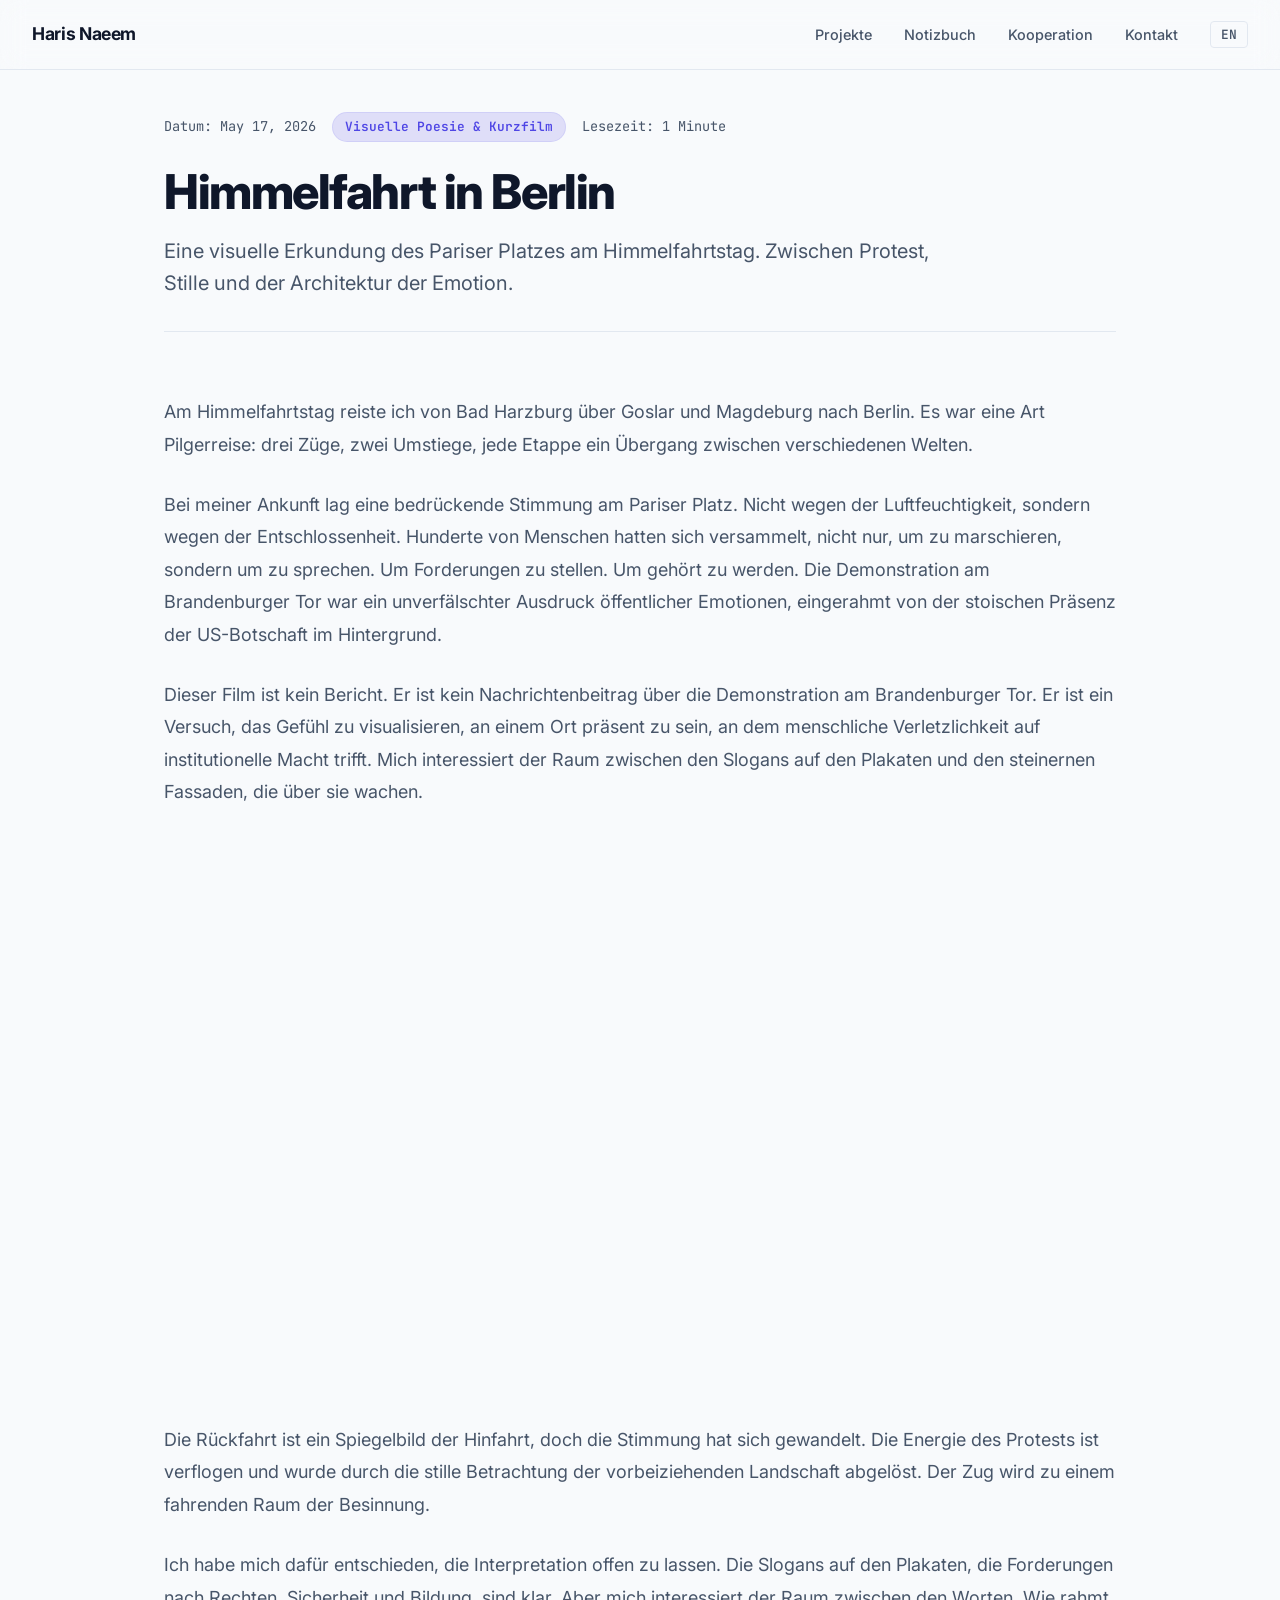
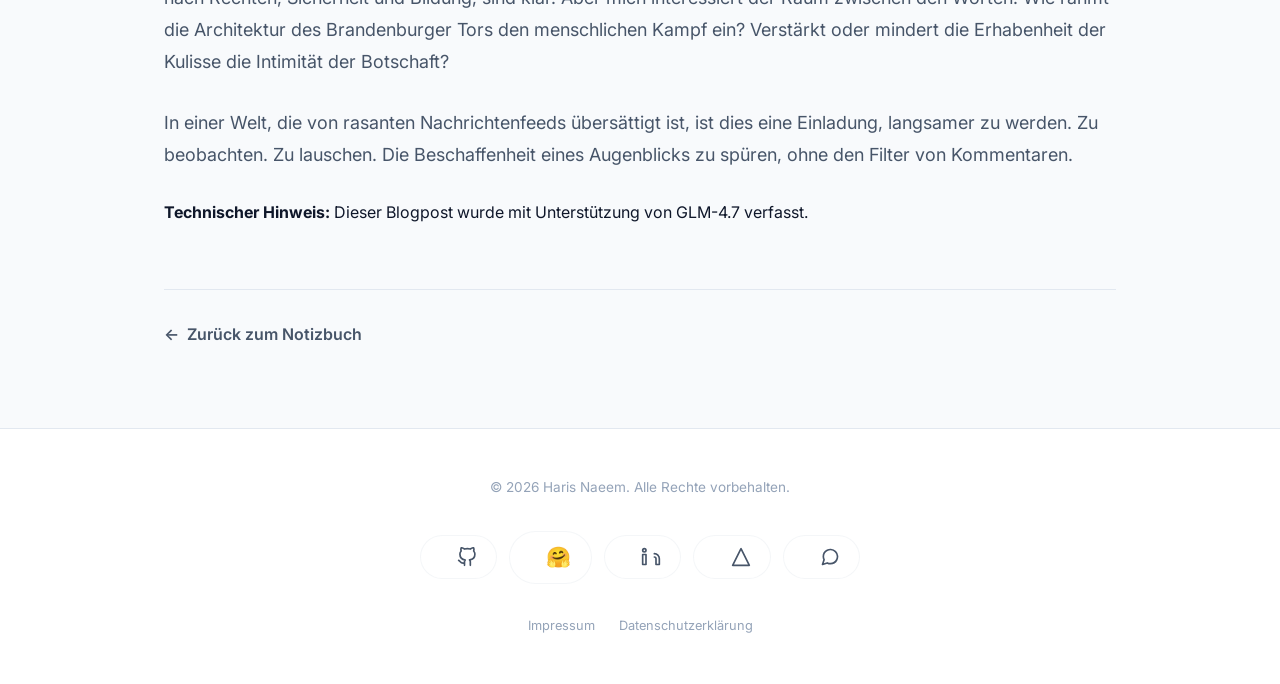
<file: himmelfahrt-in-berlin.html>
<!DOCTYPE html>
<html lang="en">
<head>
    <meta charset="UTF-8">
    <meta name="viewport" content="width=device-width, initial-scale=1.0">
    <meta name="description" content="A visual exploration of Ascension Day in Berlin. A short film capturing the atmosphere of protest and place, asking questions about the nature of public space.">
    <meta name="author" content="Haris Naeem">
    <meta name="theme-color" content="#0f172a">

    <!-- SEO & Social Media Meta Tags -->
    <meta property="og:title" content="Himmelfahrt in Berlin | Haris Naeem">
    <meta property="og:description" content="A visual exploration of Ascension Day in Berlin. Capturing the atmosphere of protest and place without words.">
    <meta property="og:type" content="video.other">
    <meta property="og:video" content="https://vimeo.com/1192592898">
    <meta property="og:locale" content="en_US">

    <title>Himmelfahrt in Berlin | Haris Naeem</title>

    <!-- Google Fonts -->
    <link rel="preconnect" href="https://fonts.googleapis.com">
    <link rel="preconnect" href="https://fonts.gstatic.com" crossorigin>
    <link href="https://fonts.googleapis.com/css2?family=Inter:wght@400;500;600;700&family=JetBrains+Mono:wght@400;500&display=swap" rel="stylesheet">

    <!-- External CSS -->
    <link rel="stylesheet" href="styles.css">
</head>
<body data-active-lang="en">

<!-- NAVIGATION -->
<nav class="nav">
    <a href="index.html" class="nav-name">Haris Naeem</a>

    <div class="nav-links">
        <a href="index.html#projekte" class="nav-link">
            <span data-lang="de">Projekte</span>
            <span data-lang="en">Projects</span>
        </a>
        <a href="index.html#notizbuch" class="nav-link">
            <span data-lang="de">Notizbuch</span>
            <span data-lang="en">Notebook</span>
        </a>
        <a href="index.html#kooperation" class="nav-link">
            <span data-lang="de">Kooperation</span>
            <span data-lang="en">Collaboration</span>
        </a>
        <a href="index.html#kontakt" class="nav-link">
            <span data-lang="de">Kontakt</span>
            <span data-lang="en">Contact</span>
        </a>

        <div class="nav-lang-switch">
            <button id="lang-toggle" aria-label="Change Language">DE</button>
        </div>
    </div>

    <button class="nav-toggle" aria-label="Menü öffnen" aria-expanded="false">
        <span></span>
        <span></span>
        <span></span>
    </button>
</nav>

<!-- BLOG POST CONTENT -->
<section class="section-spacer">
    <div class="container">
        <article class="blog-post">

            <header class="blog-header">
                <div class="blog-meta">
                    <span class="blog-meta-item">
                        <span data-lang="de">Datum:</span>
                        <span data-lang="en">Date:</span>
                        <time datetime="2026-05-17">May 17, 2026</time>
                    </span>
                    <span class="blog-meta-item">
                        <span class="blog-category">
                            <span data-lang="de">Visuelle Poesie & Kurzfilm</span>
                            <span data-lang="en">Visual Poetry & Short Film</span>
                        </span>
                    </span>
                    <span class="blog-meta-item">
                        <span data-lang="de">Lesezeit:</span>
                        <span data-lang="en">Read time:</span>
                        <span data-lang="de">1 Minute</span>
                        <span data-lang="en">1 minute</span>
                    </span>
                </div>

                <h1 class="blog-title">
                    <span data-lang="de">Himmelfahrt in Berlin</span>
                    <span data-lang="en">Himmelfahrt in Berlin</span>
                </h1>

                <p class="blog-subtitle">
                    <span data-lang="de">Eine visuelle Erkundung des Pariser Platzes am Himmelfahrtstag. Zwischen Protest, Stille und der Architektur der Emotion.</span>
                    <span data-lang="en">A visual exploration of Pariser Platz on Ascension Day. Between protest, silence, and the architecture of emotion.</span>
                </p>
            </header>

            <div class="blog-content">
                <!-- English Content -->
                <div data-lang="en">
                    <p>On Ascension Day, I traveled from Bad Harzburg to Berlin via Goslar and Magdeburg. It was a pilgrimage of sorts, three trains, two connections, each leg a transition between worlds.</p>
                    
                    <p>Upon arrival, the air at Pariser Platz was heavy. Not with humidity, but with intent. Hundreds of people had gathered, not just to march, but to speak. To demand. To be heard. The demonstration at the Brandenburg Gate was a raw display of public emotion, framed by the stoic presence of the U.S. Embassy in the background.</p>
                    
                    <p>This film is not a report. It is not a news segment about the demonstration at the Brandenburg Gate. It is an attempt to visualize the feeling of being present in a space where human vulnerability meets institutional power. I am interested in the space between the slogans on the placards and the stone facades that watch over them.</p>

                    <div style="padding:56.25% 0 0 0;position:relative;margin: 2.5rem 0;"><iframe src="https://player.vimeo.com/video/1192592898?badge=0&amp;autopause=0&amp;player_id=0&amp;app_id=58479&amp;loop=1" frameborder="0" allow="autoplay; fullscreen; picture-in-picture; clipboard-write; encrypted-media; web-share" referrerpolicy="strict-origin-when-cross-origin" style="position:absolute;top:0;left:0;width:100%;height:100%;" title="Himmelfahrt in Berlin"></iframe></div><script src="https://player.vimeo.com/api/player.js"></script>

                    <p>The return journey is a mirror of the outward one, but the mood has shifted. The energy of the protest has faded, replaced by the quiet contemplation of the passing landscape. The train becomes a moving room for reflection.</p>
                    
                    <p>I chose to leave the interpretation open. The slogans on the placards, demands for rights, safety, and education are clear. But I am interested in the space between the words. How does the architecture of the Brandenburg Gate frame the human struggle? Does the grandeur of the setting amplify or diminish the intimacy of the message?</p>

                    <p>In a world saturated with fast-paced news feeds, this is an invitation to slow down. To watch. To listen. To feel the texture of a moment in time without the filter of commentary.</p>
                </div>

                <!-- German Content -->
                <div data-lang="de">
                    <p>Am Himmelfahrtstag reiste ich von Bad Harzburg über Goslar und Magdeburg nach Berlin. Es war eine Art Pilgerreise: drei Züge, zwei Umstiege, jede Etappe ein Übergang zwischen verschiedenen Welten.</p>
                    
                    <p>Bei meiner Ankunft lag eine bedrückende Stimmung am Pariser Platz. Nicht wegen der Luftfeuchtigkeit, sondern wegen der Entschlossenheit. Hunderte von Menschen hatten sich versammelt, nicht nur, um zu marschieren, sondern um zu sprechen. Um Forderungen zu stellen. Um gehört zu werden. Die Demonstration am Brandenburger Tor war ein unverfälschter Ausdruck öffentlicher Emotionen, eingerahmt von der stoischen Präsenz der US-Botschaft im Hintergrund.</p>
                    
                    <p>Dieser Film ist kein Bericht. Er ist kein Nachrichtenbeitrag über die Demonstration am Brandenburger Tor. Er ist ein Versuch, das Gefühl zu visualisieren, an einem Ort präsent zu sein, an dem menschliche Verletzlichkeit auf institutionelle Macht trifft. Mich interessiert der Raum zwischen den Slogans auf den Plakaten und den steinernen Fassaden, die über sie wachen.</p>

                    <div style="padding:56.25% 0 0 0;position:relative;margin: 2.5rem 0;"><iframe src="https://player.vimeo.com/video/1192592898?badge=0&amp;autopause=0&amp;player_id=0&amp;app_id=58479&amp;loop=1" frameborder="0" allow="autoplay; fullscreen; picture-in-picture; clipboard-write; encrypted-media; web-share" referrerpolicy="strict-origin-when-cross-origin" style="position:absolute;top:0;left:0;width:100%;height:100%;" title="Himmelfahrt in Berlin"></iframe></div><script src="https://player.vimeo.com/api/player.js"></script>

                    <p>Die Rückfahrt ist ein Spiegelbild der Hinfahrt, doch die Stimmung hat sich gewandelt. Die Energie des Protests ist verflogen und wurde durch die stille Betrachtung der vorbeiziehenden Landschaft abgelöst. Der Zug wird zu einem fahrenden Raum der Besinnung.</p>
                    
                    <p>Ich habe mich dafür entschieden, die Interpretation offen zu lassen. Die Slogans auf den Plakaten, die Forderungen nach Rechten, Sicherheit und Bildung, sind klar. Aber mich interessiert der Raum zwischen den Worten. Wie rahmt die Architektur des Brandenburger Tors den menschlichen Kampf ein? Verstärkt oder mindert die Erhabenheit der Kulisse die Intimität der Botschaft?</p>

                    <p>In einer Welt, die von rasanten Nachrichtenfeeds übersättigt ist, ist dies eine Einladung, langsamer zu werden. Zu beobachten. Zu lauschen. Die Beschaffenheit eines Augenblicks zu spüren, ohne den Filter von Kommentaren.</p>

                </div>
            </div>
            
            <!-- AI Disclosure Footer -->
            <div class="ai-disclosure">
                <p>
                    <span data-lang="de">
                        <strong>Technischer Hinweis:</strong> Dieser Blogpost wurde mit Unterstützung von GLM-4.7 verfasst.
                    </span>
                    <span data-lang="en">
                        <strong>Technical Note:</strong> This blog post was written with assistance from GLM-4.7.
                    </span>
                </p>
            </div>

            <a href="index.html#notizbuch" class="back-link">
                <span>←</span>
                <span data-lang="de">Zurück zum Notizbuch</span>
                <span data-lang="en">Back to Notebook</span>
            </a>
        </article>
    </div>
</section>

<footer>
    <div class="container">
        <p>&copy; 2026 Haris Naeem. <span data-lang="de">Alle Rechte vorbehalten.</span><span data-lang="en">All rights reserved.</span></p>

        <!-- Social Links Section -->
        <div class="social-links">
            <a href="https://github.com/harisnae" target="_blank" rel="noopener noreferrer" aria-label="GitHub" class="social-icon">
                <svg xmlns="http://www.w3.org/2000/svg" width="20" height="20" viewBox="0 0 24 24" fill="none" stroke="currentColor" stroke-width="2" stroke-linecap="round" stroke-linejoin="round"><path d="M9 19c-5 1.5-5-2.5-7-3m14 6v-3.87a3.37 3.37 0 0 0-.94-2.61c3.14-.35 6.44-1.54 6.44-7A5.44 5.44 0 0 0 20 4.77 5.07 5.07 0 0 0 19.91 1S18.73.65 16 2.48a13.38 13.38 0 0 0-7 0C6.27.65 5.09 1 5.09 1A5.07 5.07 0 0 0 5 4.77a5.44 5.44 0 0 0-1.5 3.78c0 5.42 3.3 6.61 6.44 7A3.37 3.37 0 0 0 9 18.13V22"></path></svg>
            </a>

            <a href="https://huggingface.co/harisnaeem" target="_blank" rel="noopener noreferrer" aria-label="HuggingFace" class="social-icon">
                <span style="font-size: 20px;">🤗</span>
            </a>

            <a href="https://www.linkedin.com/in/haris-naeem-6082ab395/" target="_blank" rel="noopener noreferrer" aria-label="LinkedIn" class="social-icon">
                <svg xmlns="http://www.w3.org/2000/svg" width="20" height="20" viewBox="0 0 24 24" fill="none" stroke="currentColor" stroke-width="2" stroke-linecap="round" stroke-linejoin="round"><path d="M16 8a6 6 0 0 1 6 6v7h-4v-7a2 2 0 0 0-2-2 2v7h-4v-7a6 6 0 0 1 6-6z"></path><rect x="2" y="9" width="4" height="12"></rect><circle cx="4" cy="4" r="2"></circle></svg>
            </a>

            <a href="https://www.kaggle.com/harisna" target="_blank" rel="noopener noreferrer" aria-label="Kaggle" class="social-icon">
                <svg xmlns="http://www.w3.org/2000/svg" width="20" height="20" viewBox="0 0 24 24" fill="none" stroke="currentColor" stroke-width="2" stroke-linecap="round" stroke-linejoin="round"><path d="M12 2L2 22h20L12 2z"></path></svg>
            </a>

            <a href="https://wa.me/4915167580931" target="_blank" rel="noopener noreferrer" aria-label="WhatsApp" class="social-icon">
                <svg xmlns="http://www.w3.org/2000/svg" width="20" height="20" viewBox="0 0 24 24" fill="none" stroke="currentColor" stroke-width="2" stroke-linecap="round" stroke-linejoin="round"><path d="M21 11.5a8.38 8.38 0 0 1-.9 3.8 8.5 8.5 0 0 1-7.6 4.7 8.38 8.38 0 0 1-3.8-.9L3 21l1.9-5.7a8.38 8.38 0 0 1-.9-3.8 8.5 8.5 0 0 1 4.7-7.6 8.38 8.0 0 0 1 3.8-.9h.5a8.48 8.48 0 0 1 8 8v.5z"></path></svg>
            </a>
        </div>

        <div style="margin-top: 0.5rem; font-size: 0.8rem;">
            <a href="impressum.html" style="margin: 0 10px; color: var(--text-muted);">
                <span data-lang="de">Impressum</span>
                <span data-lang="en">Imprint</span>
            </a>
            <a href="datenschutz.html" style="margin: 0 10px; color: var(--text-muted);">
                <span data-lang="de">Datenschutzerklärung</span>
                <span data-lang="en">Privacy</span>
            </a>
        </div>
    </div>
</footer>

<!-- External Scripts (Shared Only) -->
<script src="scripts.js" defer></script>
</body>
</html>
</file>
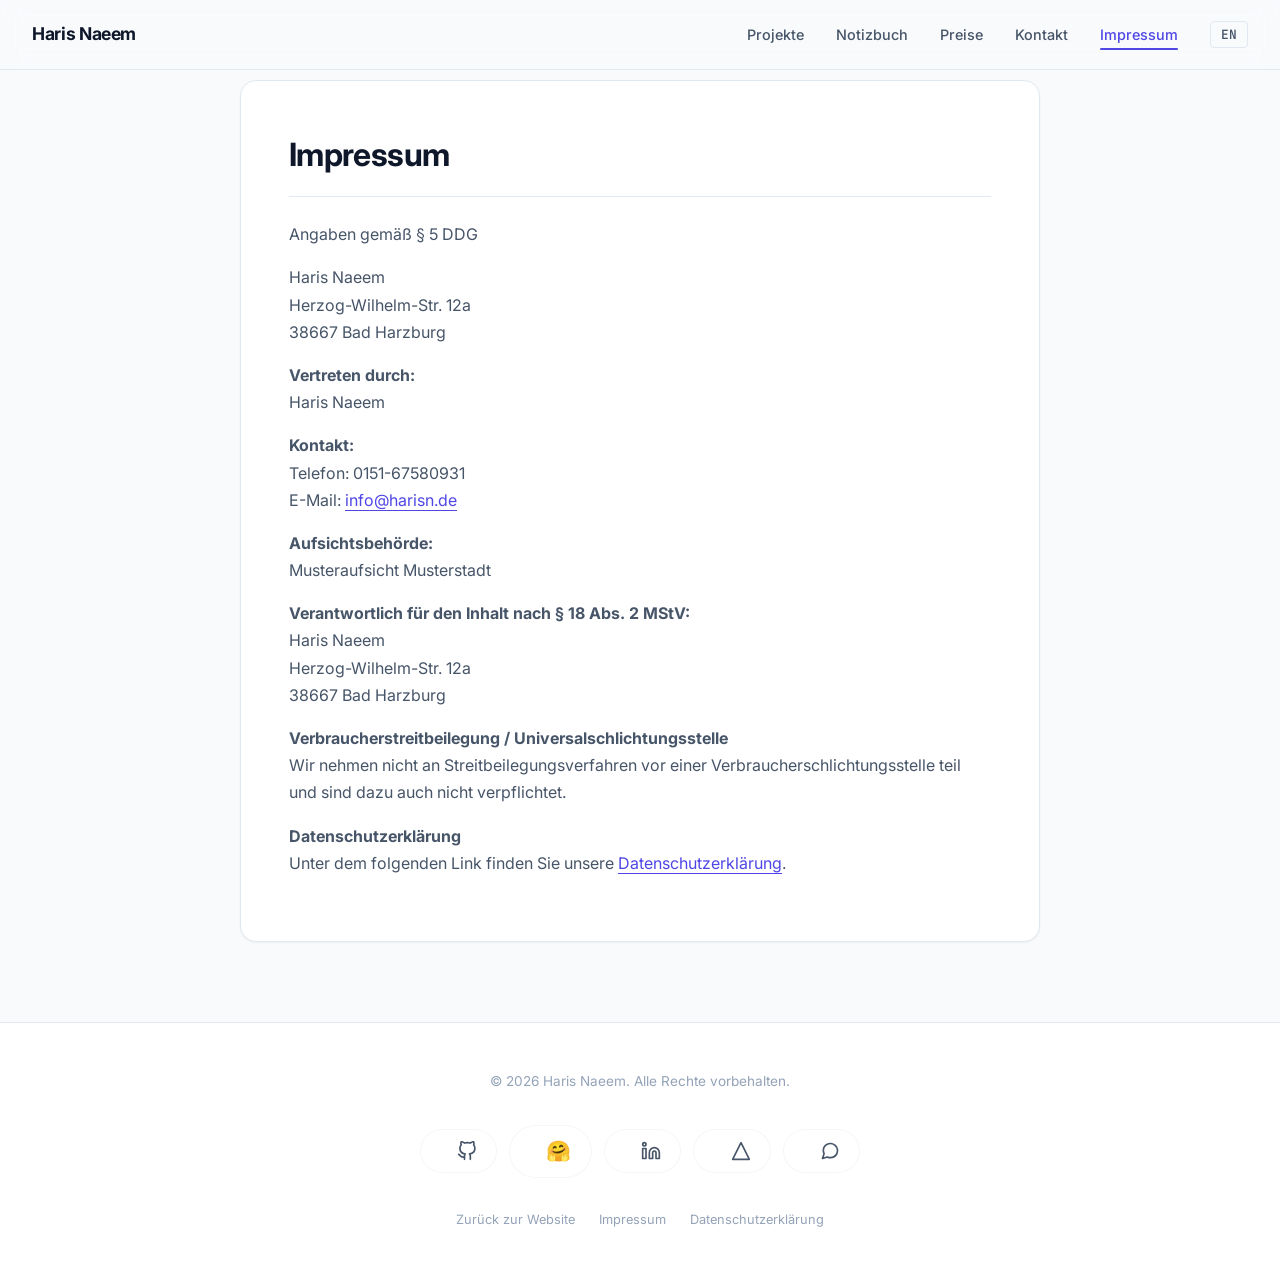
<file: impressum.html>
<!DOCTYPE html>
<html lang="de">
<head>
    <meta charset="UTF-8">
    <meta name="viewport" content="width=device-width, initial-scale=1.0">
    <meta name="description" content="Impressum von Haris Naeem - Angaben gemäß § 5 DDG">
    <meta name="author" content="Haris Naeem">
    <meta name="theme-color" content="#0f172a">

    <!-- SEO & Social Media Meta Tags -->
    <meta property="og:title" content="Haris Naeem - Impressum">
    <meta property="og:description" content="Rechtliche Angaben gemäß § 5 DDG">
    <meta property="og:type" content="website">
    <meta property="og:locale" content="de_DE">

    <title>Haris Naeem | Impressum</title>

    <!-- Google Fonts -->
    <link rel="preconnect" href="https://fonts.googleapis.com">
    <link rel="preconnect" href="https://fonts.gstatic.com" crossorigin>
    <link href="https://fonts.googleapis.com/css2?family=Inter:wght@400;500;600;700&family=JetBrains+Mono:wght@400;500&display=swap" rel="stylesheet">

    <!-- External CSS -->
    <link rel="stylesheet" href="styles.css">
</head>
<body data-active-lang="de">

    <!-- NAVIGATION -->
    <nav class="nav">
        <a href="index.html" class="nav-name">Haris Naeem</a>
        
        <div class="nav-links">
            <a href="index.html#projekte" class="nav-link">
                <span data-lang="de">Projekte</span>
                <span data-lang="en">Projects</span>
            </a>
            <a href="index.html#notizbuch" class="nav-link">
                <span data-lang="de">Notizbuch</span>
                <span data-lang="en">Notebook</span>
            </a>
            <a href="index.html#preise" class="nav-link">
                <span data-lang="de">Preise</span>
                <span data-lang="en">Pricing</span>
            </a>
            <a href="index.html#kontakt" class="nav-link">
                <span data-lang="de">Kontakt</span>
                <span data-lang="en">Contact</span>
            </a>
            <a href="impressum.html" class="nav-link active">
                <span data-lang="de">Impressum</span>
                <span data-lang="en">Imprint</span>
            </a>

            <div class="nav-lang-switch">
                <button id="lang-toggle" aria-label="Change Language">EN</button>
            </div>
        </div>

        <button class="nav-toggle" aria-label="Menü öffnen" aria-expanded="false">
            <span></span>
            <span></span>
            <span></span>
        </button>
    </nav>

    <!-- IMPRESSUM CONTENT -->
    <section class="section-spacer">
        <div class="container">
            <div class="legal-card">
                <h1>
                    <span data-lang="de">Impressum</span>
                    <span data-lang="en">Imprint</span>
                </h1>

                <div data-lang="de">
                    <p>Angaben gemäß § 5 DDG</p>
                    <p>
                        Haris Naeem<br>
                        Herzog-Wilhelm-Str. 12a<br>
                        38667 Bad Harzburg
                    </p>
                    <p>
                        <strong>Vertreten durch:</strong><br>
                        Haris Naeem
                    </p>
                    <p>
                        <strong>Kontakt:</strong><br>
                        Telefon: 0151-67580931<br>
                        E-Mail: <a href="mailto:info@harisn.de">info@harisn.de</a>
                    </p>
                    <p>
                        <strong>Aufsichtsbehörde:</strong><br>
                        Musteraufsicht Musterstadt
                    </p>
                    <p>
                        <strong>Verantwortlich für den Inhalt nach § 18 Abs. 2 MStV:</strong><br>
                        Haris Naeem<br>
                        Herzog-Wilhelm-Str. 12a<br>
                        38667 Bad Harzburg
                    </p>
                    <p>
                        <strong>Verbraucherstreitbeilegung / Universalschlichtungsstelle</strong><br>
                        Wir nehmen nicht an Streitbeilegungsverfahren vor einer Verbraucherschlichtungsstelle teil und sind dazu auch nicht verpflichtet.
                    </p>
                    <p>
                        <strong>Datenschutzerklärung</strong><br>
                        Unter dem folgenden Link finden Sie unsere <a href="datenschutz.html">Datenschutzerklärung</a>.
                    </p>
                </div>

                <div data-lang="en">
                    <p>Information pursuant to § 5 DDG (German Digital Services Act)</p>
                    <p>
                        Haris Naeem<br>
                        Herzog-Wilhelm-Str. 12a<br>
                        38667 Bad Harzburg<br>
                        Germany
                    </p>
                    <p>
                        <strong>Represented by:</strong><br>
                        Haris Naeem
                    </p>
                    <p>
                        <strong>Contact:</strong><br>
                        Phone: +49 151 67580931<br>
                        Email: <a href="mailto:info@harisn.de">info@harisn.de</a>
                    </p>
                    <p>
                        <strong>Supervisory Authority:</strong><br>
                        Musteraufsicht Musterstadt
                    </p>
                    <p>
                        <strong>Responsible for content pursuant to § 18 Abs. 2 MStV:</strong><br>
                        Haris Naeem<br>
                        Herzog-Wilhelm-Str. 12a<br>
                        38667 Bad Harzburg
                    </p>
                    <p>
                        <strong>Consumer dispute resolution / Universal arbitration body</strong><br>
                        We do not participate in dispute resolution proceedings before a consumer arbitration board and are not obliged to do so.
                    </p>
                    <p>
                        <strong>Privacy Notice</strong><br>
                        You can find our privacy policy via the following link: <a href="datenschutz.html">Privacy Policy</a>.
                    </p>
                </div>
            </div>
        </div>
    </section>


    <footer>
        <div class="container">
            <p>&copy; 2026 Haris Naeem. <span data-lang="de">Alle Rechte vorbehalten.</span><span data-lang="en">All rights reserved.</span></p>
        <!-- Social Links Section -->
        <div class="social-links">
            <a href="https://github.com/harisnae" target="_blank" rel="noopener noreferrer" aria-label="GitHub" class="social-icon">
                <!-- GitHub Icon (SVG) -->
                <svg xmlns="http://www.w3.org/2000/svg" width="20" height="20" viewBox="0 0 24 24" fill="none" stroke="currentColor" stroke-width="2" stroke-linecap="round" stroke-linejoin="round"><path d="M9 19c-5 1.5-5-2.5-7-3m14 6v-3.87a3.37 3.37 0 0 0-.94-2.61c3.14-.35 6.44-1.54 6.44-7A5.44 5.44 0 0 0 20 4.77 5.07 5.07 0 0 0 19.91 1S18.73.65 16 2.48a13.38 13.38 0 0 0-7 0C6.27.65 5.09 1 5.09 1A5.07 5.07 0 0 0 5 4.77a5.44 5.44 0 0 0-1.5 3.78c0 5.42 3.3 6.61 6.44 7A3.37 3.37 0 0 0 9 18.13V22"></path></svg>
            </a>
            
            <a href="https://huggingface.co/harisnaeem" target="_blank" rel="noopener noreferrer" aria-label="HuggingFace" class="social-icon">
                <!-- HuggingFace Icon (Emoji or SVG path - using Emoji for simplicity as official SVG is complex) -->
                <span style="font-size: 20px;">🤗</span>
            </a>

            <a href="https://www.linkedin.com/in/haris-naeem-6082ab395/" target="_blank" rel="noopener noreferrer" aria-label="LinkedIn" class="social-icon">
                <!-- LinkedIn Icon (SVG) -->
                <svg xmlns="http://www.w3.org/2000/svg" width="20" height="20" viewBox="0 0 24 24" fill="none" stroke="currentColor" stroke-width="2" stroke-linecap="round" stroke-linejoin="round"><path d="M16 8a6 6 0 0 1 6 6v7h-4v-7a2 2 0 0 0-2-2 2 2 0 0 0-2 2v7h-4v-7a6 6 0 0 1 6-6z"></path><rect x="2" y="9" width="4" height="12"></rect><circle cx="4" cy="4" r="2"></circle></svg>
            </a>

            <a href="https://www.kaggle.com/harisna" target="_blank" rel="noopener noreferrer" aria-label="Kaggle" class="social-icon">
                <!-- Kaggle Icon (SVG) -->
                <svg xmlns="http://www.w3.org/2000/svg" width="20" height="20" viewBox="0 0 24 24" fill="none" stroke="currentColor" stroke-width="2" stroke-linecap="round" stroke-linejoin="round"><path d="M12 2L2 22h20L12 2z"></path></svg>
            </a>

            <a href="https://wa.me/4915167580931" target="_blank" rel="noopener noreferrer" aria-label="WhatsApp" class="social-icon">
                <!-- WhatsApp Icon (SVG) -->
                <svg xmlns="http://www.w3.org/2000/svg" width="20" height="20" viewBox="0 0 24 24" fill="none" stroke="currentColor" stroke-width="2" stroke-linecap="round" stroke-linejoin="round"><path d="M21 11.5a8.38 8.38 0 0 1-.9 3.8 8.5 8.5 0 0 1-7.6 4.7 8.38 8.38 0 0 1-3.8-.9L3 21l1.9-5.7a8.38 8.38 0 0 1-.9-3.8 8.5 8.5 0 0 1 4.7-7.6 8.38 8.38 0 0 1 3.8-.9h.5a8.48 8.48 0 0 1 8 8v.5z"></path></svg>
            </a>
        </div>
            <div style="margin-top: 0.5rem; font-size: 0.8rem;">
                <a href="index.html" style="margin: 0 10px; color: var(--text-muted);">
                    <span data-lang="de">Zurück zur Website</span>
                    <span data-lang="en">Back to Website</span>
                </a>
                <a href="impressum.html" style="margin: 0 10px; color: var(--text-muted);">
                    <span data-lang="de">Impressum</span>
                    <span data-lang="en">Imprint</span>
                </a>
                <a href="datenschutz.html" style="margin: 0 10px; color: var(--text-muted);">
                      <span data-lang="de">Datenschutzerklärung</span>
                      <span data-lang="en">Privacy</span>
                </a>
            </div>
        </div>
    </footer>

    <!-- External Scripts (Shared Only) -->
    <script src="scripts.js" defer></script>
</body>
</html>
</file>
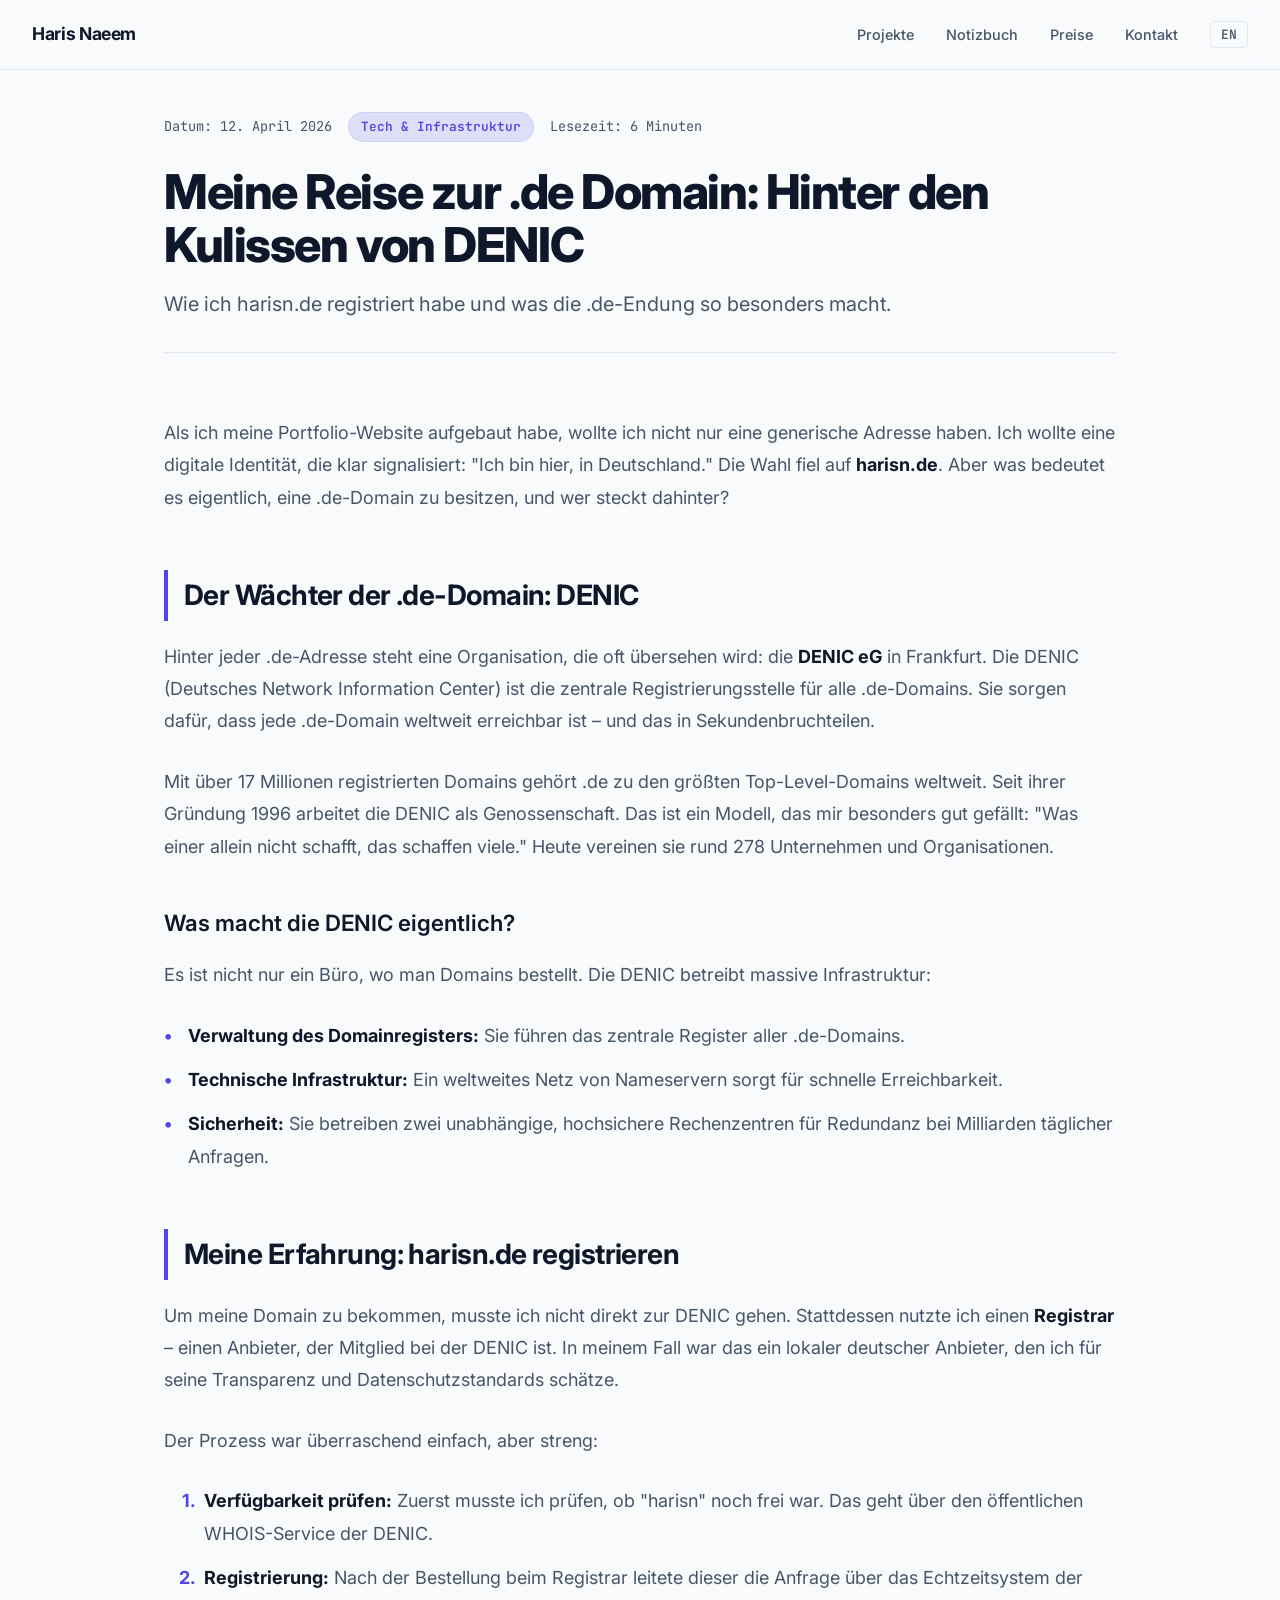
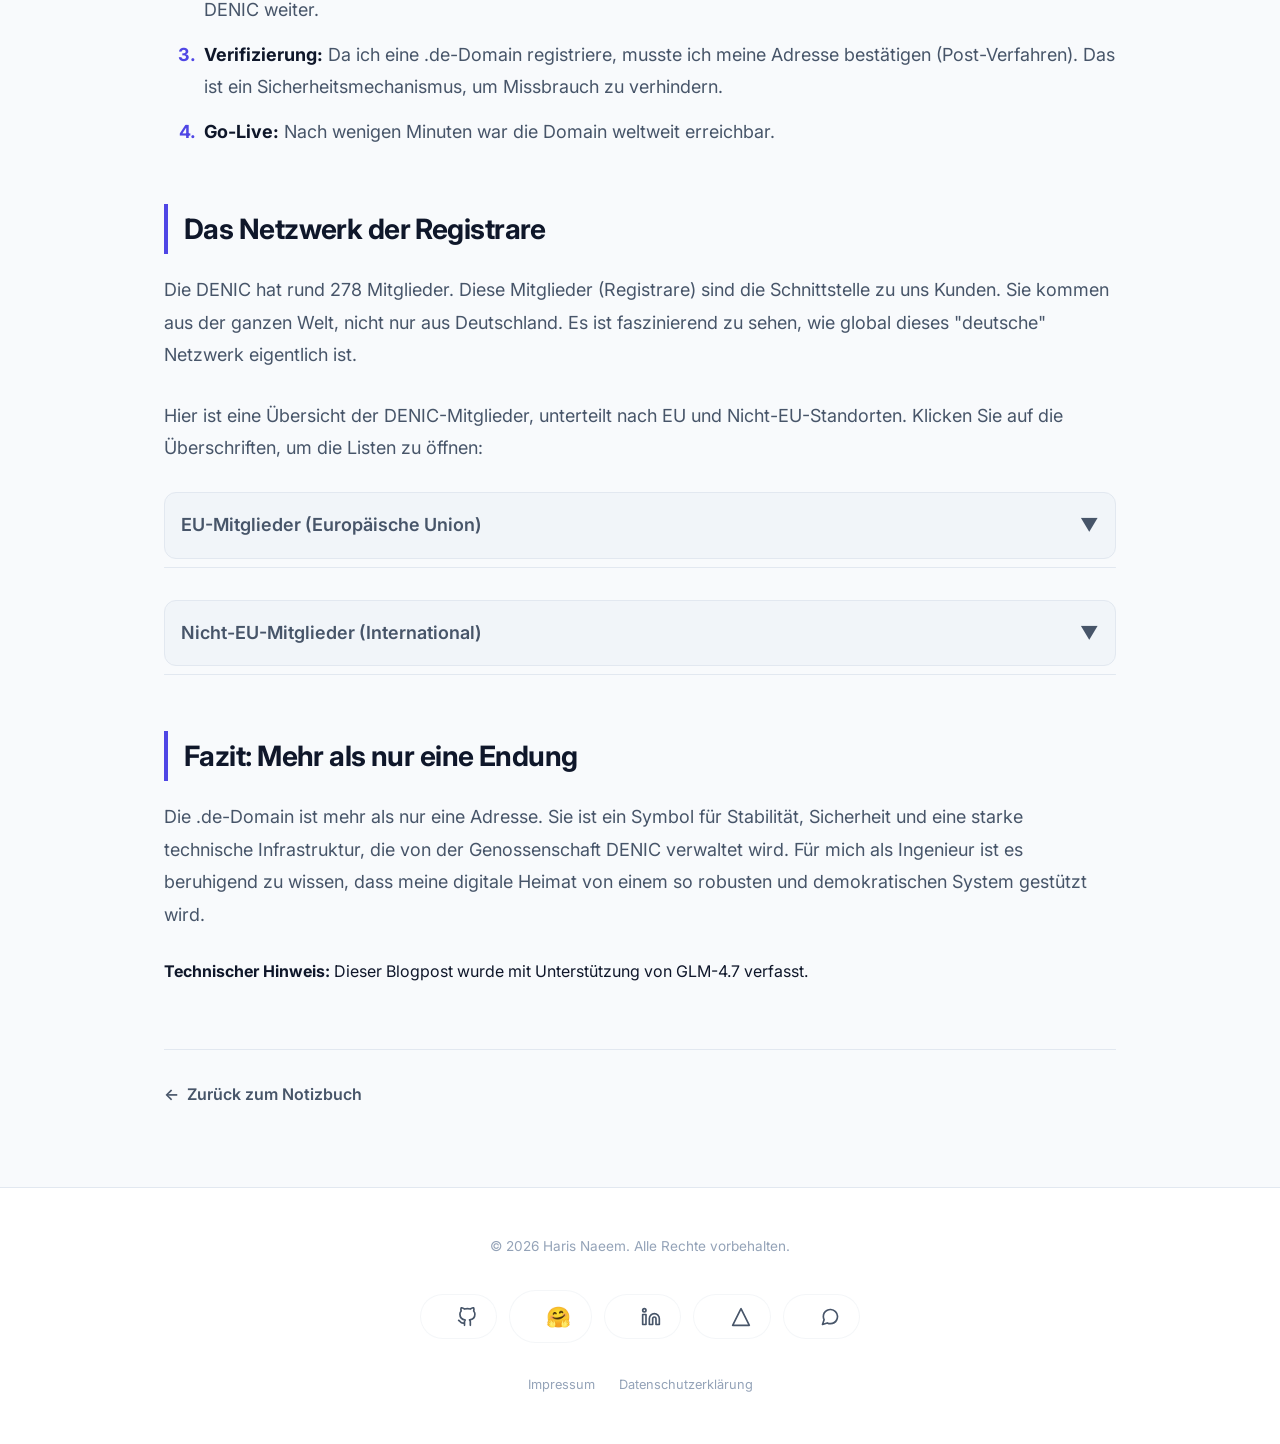
<file: meine-reise-zur-de-domain.html>
<!DOCTYPE html>
<html lang="de">
<head>
    <meta charset="UTF-8">
    <meta name="viewport" content="width=device-width, initial-scale=1.0">
    <meta name="description" content="Wie ich meine .de Domain registriert habe und wie DENIC das deutsche Internet verwaltet.">
    <meta name="author" content="Haris Naeem">
    <meta name="theme-color" content="#0f172a">
    <!-- SEO & Social Media Meta Tags -->
<meta property="og:title" content="Meine Reise zur .de Domain - Haris Naeem">
<meta property="og:description" content="Ein Blick hinter die Kulissen von DENIC und die Registrierung von harisn.de">
<meta property="og:type" content="article">
<meta property="og:locale" content="de_DE">

<title>Meine Reise zur .de Domain | Haris Naeem</title>

<!-- Google Fonts -->
<link rel="preconnect" href="https://fonts.googleapis.com">
<link rel="preconnect" href="https://fonts.gstatic.com" crossorigin>
<link href="https://fonts.googleapis.com/css2?family=Inter:wght@400;500;600;700&family=JetBrains+Mono:wght@400;500&display=swap" rel="stylesheet">

<!-- External CSS -->
<link rel="stylesheet" href="styles.css">

</head>
<body data-active-lang="de">
<!-- NAVIGATION -->
<nav class="nav">
    <a href="index.html" class="nav-name">Haris Naeem</a>
    
        <div class="nav-links">
            <a href="index.html#projekte" class="nav-link">
                <span data-lang="de">Projekte</span>
                <span data-lang="en">Projects</span>
            </a>
            <a href="index.html#notizbuch" class="nav-link">
                <span data-lang="de">Notizbuch</span>
                <span data-lang="en">Notebook</span>
            </a>
            <a href="index.html#kooperation" class="nav-link">
                <span data-lang="de">Preise</span>
                <span data-lang="en">Pricing</span>
            </a>
            <a href="index.html#kontakt" class="nav-link">
                <span data-lang="de">Kontakt</span>
                <span data-lang="en">Contact</span>
            </a>

        <div class="nav-lang-switch">
            <button id="lang-toggle" aria-label="Change Language">EN</button>
        </div>
    </div>

    <button class="nav-toggle" aria-label="Menü öffnen" aria-expanded="false">
        <span></span>
        <span></span>
        <span></span>
    </button>
</nav>

<!-- BLOG POST CONTENT -->
<section class="section-spacer">
    <div class="container">
        <article class="blog-post">
            
            <header class="blog-header">
                <div class="blog-meta">
                    <span class="blog-meta-item">
                        <span data-lang="de">Datum:</span>
                        <span data-lang="en">Date:</span>
                        <time datetime="2026-04-10">12. April 2026</time>
                    </span>
                    <span class="blog-meta-item">
                        <span class="blog-category">
                            <span data-lang="de">Tech & Infrastruktur</span>
                            <span data-lang="en">Tech & Infrastructure</span>
                        </span>
                    </span>
                    <span class="blog-meta-item">
                        <span data-lang="de">Lesezeit:</span>
                        <span data-lang="en">Read time:</span>
                        <span data-lang="de">6 Minuten</span>
                        <span data-lang="en">6 minutes</span>
                    </span>
                </div>

                <h1 class="blog-title">
                    <span data-lang="de">Meine Reise zur .de Domain: Hinter den Kulissen von DENIC</span>
                    <span data-lang="en">My Journey to a .de Domain: Behind the Scenes of DENIC</span>
                </h1>

                <p class="blog-subtitle">
                    <span data-lang="de">Wie ich harisn.de registriert habe und was die .de-Endung so besonders macht.</span>
                    <span data-lang="en">How I registered harisn.de and what makes the .de extension so special.</span>
                </p>
            </header>

            <div class="blog-content">
                <!-- German Content -->
                <div data-lang="de">
                    <p>Als ich meine Portfolio-Website aufgebaut habe, wollte ich nicht nur eine generische Adresse haben. Ich wollte eine digitale Identität, die klar signalisiert: "Ich bin hier, in Deutschland." Die Wahl fiel auf <strong>harisn.de</strong>. Aber was bedeutet es eigentlich, eine .de-Domain zu besitzen, und wer steckt dahinter?</p>

                    <h2>Der Wächter der .de-Domain: DENIC</h2>
                    <p>Hinter jeder .de-Adresse steht eine Organisation, die oft übersehen wird: die <strong>DENIC eG</strong> in Frankfurt. Die DENIC (Deutsches Network Information Center) ist die zentrale Registrierungsstelle für alle .de-Domains. Sie sorgen dafür, dass jede .de-Domain weltweit erreichbar ist – und das in Sekundenbruchteilen.</p>

                    <p>Mit über 17 Millionen registrierten Domains gehört .de zu den größten Top-Level-Domains weltweit. Seit ihrer Gründung 1996 arbeitet die DENIC als Genossenschaft. Das ist ein Modell, das mir besonders gut gefällt: "Was einer allein nicht schafft, das schaffen viele." Heute vereinen sie rund 278 Unternehmen und Organisationen.</p>

                    <h3>Was macht die DENIC eigentlich?</h3>
                    <p>Es ist nicht nur ein Büro, wo man Domains bestellt. Die DENIC betreibt massive Infrastruktur:</p>
                    <ul>
                        <li><strong>Verwaltung des Domainregisters:</strong> Sie führen das zentrale Register aller .de-Domains.</li>
                        <li><strong>Technische Infrastruktur:</strong> Ein weltweites Netz von Nameservern sorgt für schnelle Erreichbarkeit.</li>
                        <li><strong>Sicherheit:</strong> Sie betreiben zwei unabhängige, hochsichere Rechenzentren für Redundanz bei Milliarden täglicher Anfragen.</li>
                    </ul>

                    <h2>Meine Erfahrung: harisn.de registrieren</h2>
                    <p>Um meine Domain zu bekommen, musste ich nicht direkt zur DENIC gehen. Stattdessen nutzte ich einen <strong>Registrar</strong> – einen Anbieter, der Mitglied bei der DENIC ist. In meinem Fall war das ein lokaler deutscher Anbieter, den ich für seine Transparenz und Datenschutzstandards schätze.</p>

                    <p>Der Prozess war überraschend einfach, aber streng:</p>
                    <ol>
                        <li><strong>Verfügbarkeit prüfen:</strong> Zuerst musste ich prüfen, ob "harisn" noch frei war. Das geht über den öffentlichen WHOIS-Service der DENIC.</li>
                        <li><strong>Registrierung:</strong> Nach der Bestellung beim Registrar leitete dieser die Anfrage über das Echtzeitsystem der DENIC weiter.</li>
                        <li><strong>Verifizierung:</strong> Da ich eine .de-Domain registriere, musste ich meine Adresse bestätigen (Post-Verfahren). Das ist ein Sicherheitsmechanismus, um Missbrauch zu verhindern.</li>
                        <li><strong>Go-Live:</strong> Nach wenigen Minuten war die Domain weltweit erreichbar.</li>
                    </ol>

                    <h2>Das Netzwerk der Registrare</h2>
                    <p>Die DENIC hat rund 278 Mitglieder. Diese Mitglieder (Registrare) sind die Schnittstelle zu uns Kunden. Sie kommen aus der ganzen Welt, nicht nur aus Deutschland. Es ist faszinierend zu sehen, wie global dieses "deutsche" Netzwerk eigentlich ist.</p>

                    <p>Hier ist eine Übersicht der DENIC-Mitglieder, unterteilt nach EU und Nicht-EU-Standorten. Klicken Sie auf die Überschriften, um die Listen zu öffnen:</p>

                    <!-- Collapsible List: EU -->
                    <div class="collapsible-wrapper">
                        <div class="collapsible-header" onclick="toggleCollapsible(this)">
                            <span>EU-Mitglieder (Europäische Union)</span>
                            <span class="toggle-icon">▼</span>
                        </div>
                        <div class="collapsible-content">
                            <ol class="member-list">
                                <li>1blu GmbH, 13627 Berlin</li>
                                <li>Abion AB, 411 15 Gothenburg</li>
                                <li>all-connect Data Communications GmbH, 80337 München</li>
                                <li>Antagus AG, 93047 Regensburg</li>
                                <li>arvato systems GmbH, 33333 Gütersloh</li>
                                <li>avency GmbH, 48346 Ostbevern</li>
                                <li>Avernis Communications GmbH, 78467 Konstanz</li>
                                <li>BayCIX GmbH, 84030 Landshut</li>
                                <li>Beulen.com GmbH, 41189 Mönchengladbach</li>
                                <li>BISPING & BISPING GmbH & CO. KG, 91207 Lauf</li>
                                <li>BitPoint AG, 83026 Rosenheim</li>
                                <li>blackpoint GmbH, 61118 Bad Vilbel</li>
                                <li>bn:t Blatzheim Networks Telecom GmbH, 53177 Bonn</li>
                                <li>Bradler & Krantz GmbH & Co. KG, 44787 Bochum</li>
                                <li>brandprotect.at domain gmbh, 5082 Grödig</li>
                                <li>Bremen Briteline GmbH, 27570 Bremerhaven</li>
                                <li>Bringe Informationstechnik GmbH, 76228 Karlsruhe</li>
                                <li>Byte Media GmbH, 2500 BADEN</li>
                                <li>bytecamp GmbH, 14770 Brandenburg an der Havel</li>
                                <li>CANCOM Managed Services GmbH, 80636 München</li>
                                <li>centron GmbH, 96103 Hallstadt</li>
                                <li>Checkdomain GmbH, 23552 Lübeck</li>
                                <li>CityneT GmbH, 97424 Schweinfurt</li>
                                <li>Claranet GmbH, 60314 Frankfurt am Main</li>
                                <li>comtrance service GmbH, 40599 Düsseldorf</li>
                                <li>ConnectingBytes GmbH, 40599 Düsseldorf</li>
                                <li>CONSULTIX GmbH, 28195 Bremen</li>
                                <li>CORE Association, 1204 Geneva</li>
                                <li>CPS-Datensysteme GmbH, 56179 Vallendar</li>
                                <li>CreativeNet Service GmbH, 82031 Gründwald</li>
                                <li>CSL Computer Service Langenbach GmbH, 40549 Düsseldorf</li>
                                <li>D&F ISP Ltd. & Co. KG, 78259 Mühlhausen-Ehingen</li>
                                <li>DACONIS GmbH, 60314 Frankfurt am Main</li>
                                <li>DATAGROUP Köln GmbH, 51063 Köln</li>
                                <li>DATEV eG, 90429 Nürnberg</li>
                                <li>Deutsche Telekom AG, 53113 Bonn</li>
                                <li>DNS:NET Internet Service GmbH, 10969 Berlin</li>
                                <li>dogado GmbH, 44263 Dortmund</li>
                                <li>Domain Science Kft., 1015 Budapest</li>
                                <li>Domainers Registrar AG, 50937 Köln</li>
                                <li>DomainProfi GmbH, 49080 Osnabrück</li>
                                <li>Domainvermarkter GmbH & Co. KG, 42287 Wuppertal</li>
                                <li>Domeneshop AS, 0186 Oslo</li>
                                <li>DTS Systeme GmbH, 32051 Herford</li>
                                <li>Duisburger Versorgungs- und Verkehrsgesellschaft mbH, 47053 Duisburg</li>
                                <li>ecotel communication ag, 40549 Düsseldorf</li>
                                <li>ELITEDOMAINS GmbH, 20144 Hamburg</li>
                                <li>EPAG Domainservices GmbH, 53111 Bonn</li>
                                <li>eSPECTRUM Internet-Solution GmbH, 40699 Erkrath</li>
                                <li>eu-artemis.at web invest gmbh & co KG, 5061 Elsbethen-Glasenbach</li>
                                <li>eu-eos.at web invest gmbh & co KG, 5061 Elsbethen-Glasenbach</li>
                                <li>eurodata AG, 66119 Saarbrücken</li>
                                <li>EURODNS S.A., 3372 LEUDELANGE</li>
                                <li>EWBCD GmbH, 60322 Frankfurt am Main</li>
                                <li>EWE TEL GmbH, 26133 Oldenburg</li>
                                <li>Exedra Lucas Vossberg, 26135 Oldenburg</li>
                                <li>factsoft ag, 80336 München</li>
                                <li>fair4Host GmbH, 42549 Velbert</li>
                                <li>FHD GmbH & Co. KG, 33332 Gütersloh</li>
                                <li>freenet.de GmbH, 22297 Hamburg</li>
                                <li>French Connexion SARL dba Domaine.fr, 06200 Nice</li>
                                <li>GANDI SAS, 75013 PARIS</li>
                                <li>GELSEN-NET Kommunikationsgesellschaft mit beschränkter Haftung, 45891 Gelsenkirchen</li>
                                <li>Genias Internet, Inh. Stefan Englhardt, 93186 Pettendorf</li>
                                <li>Gerwan GmbH, 53121 Bonn</li>
                                <li>GLASFASER RUHR GmbH & Co. KG, 44793 Bochum</li>
                                <li>global IP action AG, 8808 Pfaeffikon</li>
                                <li>Global Village GmbH, 46562 Voerde</li>
                                <li>GLOBE Development GmbH, 48157 Münster</li>
                                <li>Gransy s.r.o., 13000 Prag</li>
                                <li>Greenmark IT GmbH, 31061 Alfeld</li>
                                <li>GTT Communications GmbH, 63263 Neu-Isenburg</li>
                                <li>HKN GmbH, 47829 Krefeld</li>
                                <li>Hofmeir Media GmbH, 81825 München</li>
                                <li>Honds IT GmbH, 52070 Aachen</li>
                                <li>Host Europe GmbH, 50667 Köln</li>
                                <li>Hosting Concepts bv d/b/a Openprovider, 3032AC Rotterdam</li>
                                <li>HOSTINGER operations, UAB, 03230 Vilnius</li>
                                <li>hostNET Medien GmbH, 28205 Bremen</li>
                                <li>Hostserver GmbH, 35037 Marburg</li>
                                <li>htp GmbH, 30539 Hannover</li>
                                <li>http.net Internet GmbH, 52064 Aachen</li>
                                <li>IBH connect GmbH, 01189 Dresden</li>
                                <li>IDKOM Networks GmbH, 87437 Kempten</li>
                                <li>info.at Internet GmbH, 5071 Wals-Siezenheim</li>
                                <li>INFOSERVE GmbH, 66119 Saarbrücken - Güdingen</li>
                                <li>ingenit GmbH & Co. KG, 44227 Dortmund</li>
                                <li>INTERNET AG Global Network, 60329 Frankfurt</li>
                                <li>internetdomain.at marketing gmbh, 5020 Salzburg</li>
                                <li>Internetplatz GmbH, 2500 Baden</li>
                                <li>InterNetX GmbH, 93055 Regensburg</li>
                                <li>InterNexum GmbH, 02826 Görlitz</li>
                                <li>intersaar GmbH, 66115 Saarbrücken</li>
                                <li>Intersolute GmbH, 41063 Mönchengladbach</li>
                                <li>INWX GmbH, 10969 Berlin</li>
                                <li>IP TWINS, 75003 Paris</li>
                                <li>ip&more GmbH, 85737 Ismaning</li>
                                <li>IP-Projects GmbH & Co. KG, 97295 Waldbrunn</li>
                                <li>IP4 GmbH, 24980 Wallsbüll</li>
                                <li>IPHH Internet Port Hamburg GmbH, 20537 Hamburg</li>
                                <li>ISP Service eG, 70563 Stuttgart</li>
                                <li>ispOne business GmbH, 77955 Ettenheim</li>
                                <li>ISPpro Internet KG, 07639 Bad Klosterlausnitz</li>
                                <li>Itemax GmbH, 41068 Mönchengladbach</li>
                                <li>iWelt GmbH + Co. KG, 97246 Eibelstadt</li>
                                <li>KCS Internetlösungen Kröger GmbH, 22301 Hamburg</li>
                                <li>KEVAG Telekom GmbH, 56073 Koblenz</li>
                                <li>Key-Systems GmbH, 66386 St. Ingbert</li>
                                <li>KEYWEB AG, 99084 Erfurt</li>
                                <li>Keywords.de GmbH, 80797 München</li>
                                <li>Knipp Medien und Kommunikation GmbH, 44227 Dortmund</li>
                                <li>kyberio GmbH, 30519 Hannover</li>
                                <li>Ledl.net GmbH & Co. KG, 5204 Straßwalchen</li>
                                <li>LEMARIT GmbH, 24955 Harrislee</li>
                                <li>LEW TelNet GmbH, 86356 Neusäß</li>
                                <li>Lexsynergy Limited, NW11 7PE London</li>
                                <li>LF.NET Netzwerksysteme GmbH, 70565 Stuttgart</li>
                                <li>LUMASERV GmbH, 56070 Koblenz</li>
                                <li>M-net Telekommunikations GmbH, 80807 München</li>
                                <li>Mesh Digital Limited, NG1 5FW Tollhouse Hill, Nottingham</li>
                                <li>Metaregistrar B.V., 2806 RA Gouda</li>
                                <li>mittwald CM Service GmbH & Co. KG, 32339 Espelkamp</li>
                                <li>MK Netzdienste GmbH & Co. KG, 32423 Minden</li>
                                <li>MKQ Internetservice Inh. Manuel Krebs, 07937 Zeulenroda-Triebes</li>
                                <li>n@work Internet Informationssysteme GmbH, 20457 Hamburg</li>
                                <li>NAME SRS AB, 442 40 Kungälv</li>
                                <li>Namecase GmbH, 53111 Bonn</li>
                                <li>Namemaster RC GmbH, 12555 Berlin</li>
                                <li>Nameshield SAS, 49100 Angers</li>
                                <li>NameWeb BVBA, 2520 Ranst</li>
                                <li>Net-Build GmbH, 66739 Saarwellingen</li>
                                <li>net.DE AG, 30165 Hannover</li>
                                <li>NetArt Registrar Sp. z o.o., 30-727 Kraków</li>
                                <li>netclusive GmbH, 56410 Montabaur</li>
                                <li>NetCologne Gesellschaft für Telekommunikation mbH, 50829 Köln</li>
                                <li>netcup GmbH, 76131 Karlsruhe</li>
                                <li>NETIM SARL, 59160 Lille</li>
                                <li>Netzhaus Aktiengesellschaft, 14480 Potsdam</li>
                                <li>Netzquadrat Gesellschaft für Telekommunikation mbH, 40219 Düsseldorf</li>
                                <li>netzreform Neue Medien GmbH, 53340 Meckenheim</li>
                                <li>Neue Medien Münnich GmbH, 02742 Friedersdorf</li>
                                <li>NMMN GmbH, 22769 Hamburg</li>
                                <li>Nomino GmbH, 82343 Pöcking</li>
                                <li>noris network AG, 90471 Nürnberg</li>
                                <li>NORPLEX Communications Inh. Günter Bittner, 41379 Brüggen</li>
                                <li>nr-city.net Medienhaus e.K., 56307 Harschbach</li>
                                <li>ODN OnlineDienst Nordbayern GmbH & Co KG, 90763 Fürth</li>
                                <li>One.com A/S, 1560 København V</li>
                                <li>ONLINE NOW! GmbH, 14052 Berlin</li>
                                <li>OpusDNS GmbH, 93053 Regensburg</li>
                                <li>OSN Online Service Nürnberg GmbH, 90408 Nürnberg</li>
                                <li>OVH GmbH, 50670 Köln</li>
                                <li>Pan Domains Limited, RG1 1AZ Reading</li>
                                <li>Pixel X e.K., 38100 Braunschweig</li>
                                <li>PLANET IC GmbH, 19061 Schwerin</li>
                                <li>PlusServer GmbH, 51149 Köln</li>
                                <li>pop-interactive GmbH, 20537 Hamburg</li>
                                <li>Portunity GmbH, 42349 Wuppertal</li>
                                <li>PSW GROUP GmbH & Co. KG, 36041 Fulda</li>
                                <li>punkt.de GmbH, 76185 Karlsruhe</li>
                                <li>q.beyond AG, 50829 Köln</li>
                                <li>QBK Schutzrechte Treuhand GmbH, 42287 Wuppertal</li>
                                <li>Ratiodata SE, 48155 Münster</li>
                                <li>ratiokontakt GmbH, 96050 Bamberg</li>
                                <li>Realtime Register B.V., 8021 JB Zwolle</li>
                                <li>realtime.at Domain Services GmbH, 5082 Grödig</li>
                                <li>regfish GmbH, 35390 Gießen</li>
                                <li>regioconnect GmbH, 45966 Gladbeck</li>
                                <li>Register SpA, 50122 Firenze</li>
                                <li>RegistryGate GmbH, 66386 St. Ingbert</li>
                                <li>RelAix Networks GmbH, 52068 Aachen</li>
                                <li>rising systems AG, 40597 Düsseldorf</li>
                                <li>rockenstein AG, 97209 Veitshöchheim</li>
                                <li>RockingHoster Deutschland GmbH, 22926 Ahrensburg</li>
                                <li>Safenames Ltd., MK14 6LS Milton Keynes</li>
                                <li>SAP SE, 69190 Walldorf</li>
                                <li>Schwarzwälder Bote Mediengesellschaft mbH, 78727 Oberndorf a.N.</li>
                                <li>Secura GmbH, 50858 Köln</li>
                                <li>Seicom Verwaltungs GmbH, 72138 Kirchentellinsfurt</li>
                                <li>SENSUS DATA NETWORK LTD, 55288 Armsheim</li>
                                <li>SerNet Service Network GmbH, 37081 Göttingen</li>
                                <li>Server4You GmbH, 63452 Hanau</li>
                                <li>SITS Deutschland GmbH, 65187 Wiesbaden</li>
                                <li>Smart-NIC GmbH, 80687 München</li>
                                <li>snafu Gesellschaft für interaktive Netzwerke mbH, 10719 Berlin</li>
                                <li>Soco Network Solutions GmbH, 52353 Düren</li>
                                <li>Sontheimer IT GmbH, 73431 Aalen</li>
                                <li>SoulJourney GmbH, 93047 Regensburg</li>
                                <li>SpaceNet AG, 80807 München</li>
                                <li>Speedbone Internet + Connectivity GmbH, 12103 Berlin</li>
                                <li>SpeedPartner GmbH, 41468 Neuss</li>
                                <li>STACKIT GmbH & Co. KG, 74172 Neckarsulm</li>
                                <li>Swisscows AG, 9322 Egnach</li>
                                <li>SYBCOM Gesellschaft für Netzwerk und Datendienste mbH, 66119 Saarbrücken</li>
                                <li>Symgenius GmbH & Co. KG, 38685 Langelsheim</li>
                                <li>tal.de GmbH, 42109 Wuppertal</li>
                                <li>team.blue nl B.V., 2332AA Leiden</li>
                                <li>Teamware GmbH, 81677 München</li>
                                <li>Telefonica Germany GmbH & Co. OHG, 80992 München</li>
                                <li>Telepublicity B.V., 2333CW Leiden</li>
                                <li>teuto.net Netzdienste GmbH, 33602 Bielefeld</li>
                                <li>Titan Networks Internet & Telecommunications Service Providing GmbH, 65719 Hofheim am Taunus</li>
                                <li>TNG Stadtnetz GmbH, 24106 Kiel</li>
                                <li>todo Gesellschaft für Informationstechnik mbH, 12277 Berlin</li>
                                <li>toplink GmbH, 64293 Darmstadt</li>
                                <li>tops.net GmbH & Co. KG, 53229 Bonn</li>
                                <li>Transkom GmbH, 68161 Mannheim</li>
                                <li>tronet GmbH, 53840 Troisdorf</li>
                                <li>TUONOME.IT.SRL, 51013 Chiesina Uzzanese</li>
                                <li>UD Media GmbH, 41812 Erkelenz</li>
                                <li>united-domains GmbH, 82319 Starnberg</li>
                                <li>Variomedia AG, 14482 Potsdam</li>
                                <li>Verein zur Förderung eines Deutschen Forschungsnetzes e.V., 10178 Berlin</li>
                                <li>Verizon Deutschland GmbH, 60326 Frankfurt</li>
                                <li>Viennaweb Internetdienstleistungen EDV-Dienstleistungen Johann Baldermann, 1230 Wien</li>
                                <li>Vision Consulting Deutschland GmbH, 50969 Köln</li>
                                <li>Vodafone GmbH, 40549 Düsseldorf</li>
                                <li>VSE NET GmbH, 66115 Saarbrücken</li>
                                <li>VUPP.COM Werbegesellschaft mbH, 1180 Wien</li>
                                <li>web invest gmbh, 5061 Elsbethen</li>
                                <li>webagentur.at internet services gmbh, 1180 Wien</li>
                                <li>webgo GmbH, 20097 Hamburg</li>
                                <li>WebLab European Consulting Limited, 84079 Bruckberg</li>
                                <li>Webmatic Kommunikations GmbH, 06217 Merseburg</li>
                                <li>Webspeicherplatz24 GmbH, 59872 Meschede</li>
                                <li>WebWide Internet Communication GmbH, 76448 Durmersheim</li>
                                <li>Werbebüro Wolfgang Thaler Inh. Wolfgang Thaler, 94486 Osterhofen</li>
                                <li>WIIT AG, 40212 Düsseldorf</li>
                                <li>wilhelm.tel GmbH, 22846 Norderstedt</li>
                                <li>WIZARD-eSpectrum Domainverwaltungs GbR, 27432 Bremervörde</li>
                                <li>Xenologics Networks & Communications GmbH, 51147 Köln</li>
                                <li>XIDRAS GmbH, 3744 Stockern</li>
                                <li>XNS Registrar B.V., 1096AM Amsterdam</li>
                                <li>YASDA Online GmbH, 02742 Friedersdorf</li>
                                <li>Zitrone Verlags- und Werbegesellschaft mbH, 2500 Baden</li>
                            </ol>
                        </div>
                    </div>

                    <!-- Collapsible List: Non-EU -->
                    <div class="collapsible-wrapper">
                        <div class="collapsible-header" onclick="toggleCollapsible(this)">
                            <span>Nicht-EU-Mitglieder (International)</span>
                            <span class="toggle-icon">▼</span>
                        </div>
                        <div class="collapsible-content">
                            <ol class="member-list">
                                <li>101domain GRS Ltd., D01 VY76 Dublin</li>
                                <li>ABOVE.COM PTY LIMITED, 3193 Beaumaris</li>
                                <li>AfterMarket.pl Limited, 1075 NICOSIA</li>
                                <li>Amazon Registrar, Inc., WA 98109 Seattle</li>
                                <li>APN Digital Brand Management GmbH, 2500 Baden</li>
                                <li>BARBERO & ASSOCIATES LIMITED, W6 8DA London</li>
                                <li>brainfaq AG, 9622 Krinau</li>
                                <li>CSC Corporate Domains, Inc., 19808 WILMINGTON, DE</li>
                                <li>DDCatch Inc., 33702 St. Petersburg, FL</li>
                                <li>Domain Registrar OÜ, 15551 Tallinn</li>
                                <li>DomainPeople Inc., 60606 Chicago, IL</li>
                                <li>DYNADOT INC, 94401 San Mateo, CA</li>
                                <li>edomains LLC, 82801 Sheridan, Wyoming</li>
                                <li>eNom LLC, 19808 Wilmington, Delaware</li>
                                <li>EWE TEL GmbH, 26133 Oldenburg</li>
                                <li>Focus IP, Inc., 83702 Boise, ID</li>
                                <li>GANDI SAS, 75013 PARIS</li>
                                <li>GrepApps Technology Inc., 221 New Taipei City</li>
                                <li>GoDaddy.com, LLC, 85281 Tempe, AZ</li>
                                <li>Hetzner Online GmbH, 91710 Gunzenhausen</li>
                                <li>Ilkari Domains Ltd., D02 C624 Dublin</li>
                                <li>Kostiantyn Malinovskyi, 03430 Onil Alicante</li>
                                <li>Marcaria.com LLC, 19809 Wilmington, Delaware</li>
                                <li>MarkMonitor Inc., 83642 Meridian, ID</li>
                                <li>Name.com, Inc., 80202 Denver, CO</li>
                                <li>NameCheap Inc., 85034 Phoenix, AZ</li>
                                <li>NameSilo LLC, V6C 1T2 Vancouver</li>
                                <li>NetArt Registrar Sp. z o.o., 30-727 Kraków</li>
                                <li>Network Solutions, LLC, 32256 Jacksonville, FL</li>
                                <li>NOM IQ Ltd T/A Com Laude, WC1A 2HN London</li>
                                <li>PDR Ltd., 000 Ras Al Khaimah</li>
                                <li>PlanetHoster Inc, H7P 0G1 Laval, Québec</li>
                                <li>PORKBUN, LLC, 97140 Sherwood, OR</li>
                                <li>Sav.com, 60616 Chicago, IL</li>
                                <li>Spaceship, Inc., 85034 Phoenix, AZ</li>
                                <li>TradeMark Unlimited, Inc., 33755 Clearwater, FL</li>
                                <li>Tool Domains OOD, 1407 Sofia</li>
                                <li>Unstoppable Domains Inc., 89117 Las Vegas, NV</li>
                                <li>WHG Hosting Services Ltd., SW3 6PU London</li>
                            </ol>
                        </div>
                    </div>

                    <h2>Fazit: Mehr als nur eine Endung</h2>
                    <p>Die .de-Domain ist mehr als nur eine Adresse. Sie ist ein Symbol für Stabilität, Sicherheit und eine starke technische Infrastruktur, die von der Genossenschaft DENIC verwaltet wird. Für mich als Ingenieur ist es beruhigend zu wissen, dass meine digitale Heimat von einem so robusten und demokratischen System gestützt wird.</p>
                </div>

                <!-- English Content -->
                <div data-lang="en">
                    <p>When I built my portfolio website, I didn't just want a generic address. I wanted a digital identity that clearly signaled: "I am here, in Germany." The choice fell on <strong>harisn.de</strong>. But what does it actually mean to own a .de domain, and who is behind it?</p>

                    <h2>The Guardian of the .de Domain: DENIC</h2>
                    <p>Behind every .de address is an organization that is often overlooked: <strong>DENIC eG</strong> in Frankfurt. DENIC (Deutsches Network Information Center) is the central registry for all .de domains. They ensure that every .de domain is reachable worldwide – in a fraction of a second.</p>

                    <p>With over 17 million registered domains, .de is one of the largest Top-Level Domains worldwide. Since its founding in 1996, DENIC has operated as a cooperative. This is a model I particularly like: "What one cannot achieve alone, many can achieve together." Today, they unite around 278 companies and organizations.</p>

                    <h3>What does DENIC actually do?</h3>
                    <p>It's not just an office where you order domains. DENIC operates massive infrastructure:</p>
                    <ul>
                        <li><strong>Domain Registry Management:</strong> They maintain the central register of all .de domains.</li>
                        <li><strong>Technical Infrastructure:</strong> A global network of nameservers ensures fast reachability.</li>
                        <li><strong>Security:</strong> They operate two independent, highly secure data centers for redundancy amidst billions of daily requests.</li>
                    </ul>

                    <h2>My Experience: Registering harisn.de</h2>
                    <p>To get my domain, I didn't have to go directly to DENIC. Instead, I used a <strong>Registrar</strong> – a provider that is a member of DENIC. In my case, I chose a local German provider known for its transparency and data protection standards.</p>

                    <p>The process was surprisingly simple, yet strict:</p>
                    <ol>
                        <li><strong>Check Availability:</strong> First, I had to check if "harisn" was still free. This is done via DENIC's public WHOIS service.</li>
                        <li><strong>Registration:</strong> After ordering from the registrar, they forwarded the request via DENIC's real-time system.</li>
                        <li><strong>Verification:</strong> Since I was registering a .de domain, I had to confirm my address (mail verification process). This is a security mechanism to prevent abuse.</li>
                        <li><strong>Go-Live:</strong> Within a few minutes, the domain was reachable worldwide.</li>
                    </ol>

                    <h2>The Network of Registrars</h2>
                    <p>DENIC has around 278 members. These members (registrars) are the interface to us customers. They come from all over the world, not just Germany. It is fascinating to see how global this "German" network actually is.</p>

                    <p>Here is an overview of DENIC members, divided by EU and Non-EU locations. Click on the headers to open the lists:</p>

                    <!-- Collapsible List: EU -->
                    <div class="collapsible-wrapper">
                        <div class="collapsible-header" onclick="toggleCollapsible(this)">
                            <span>EU Members (European Union)</span>
                            <span class="toggle-icon">▼</span>
                        </div>
                        <div class="collapsible-content">
                            <ol class="member-list">
                                <li>1blu GmbH, 13627 Berlin</li>
                                <li>Abion AB, 411 15 Gothenburg</li>
                                <li>all-connect Data Communications GmbH, 80337 München</li>
                                <li>Antagus AG, 93047 Regensburg</li>
                                <li>arvato systems GmbH, 33333 Gütersloh</li>
                                <li>avency GmbH, 48346 Ostbevern</li>
                                <li>Avernis Communications GmbH, 78467 Konstanz</li>
                                <li>BayCIX GmbH, 84030 Landshut</li>
                                <li>Beulen.com GmbH, 41189 Mönchengladbach</li>
                                <li>BISPING & BISPING GmbH & CO. KG, 91207 Lauf</li>
                                <li>BitPoint AG, 83026 Rosenheim</li>
                                <li>blackpoint GmbH, 61118 Bad Vilbel</li>
                                <li>bn:t Blatzheim Networks Telecom GmbH, 53177 Bonn</li>
                                <li>Bradler & Krantz GmbH & Co. KG, 44787 Bochum</li>
                                <li>brandprotect.at domain gmbh, 5082 Grödig</li>
                                <li>Bremen Briteline GmbH, 27570 Bremerhaven</li>
                                <li>Bringe Informationstechnik GmbH, 76228 Karlsruhe</li>
                                <li>Byte Media GmbH, 2500 BADEN</li>
                                <li>bytecamp GmbH, 14770 Brandenburg an der Havel</li>
                                <li>CANCOM Managed Services GmbH, 80636 München</li>
                                <li>centron GmbH, 96103 Hallstadt</li>
                                <li>Checkdomain GmbH, 23552 Lübeck</li>
                                <li>CityneT GmbH, 97424 Schweinfurt</li>
                                <li>Claranet GmbH, 60314 Frankfurt am Main</li>
                                <li>comtrance service GmbH, 40599 Düsseldorf</li>
                                <li>ConnectingBytes GmbH, 40599 Düsseldorf</li>
                                <li>CONSULTIX GmbH, 28195 Bremen</li>
                                <li>CORE Association, 1204 Geneva</li>
                                <li>CPS-Datensysteme GmbH, 56179 Vallendar</li>
                                <li>CreativeNet Service GmbH, 82031 Gründwald</li>
                                <li>CSL Computer Service Langenbach GmbH, 40549 Düsseldorf</li>
                                <li>D&F ISP Ltd. & Co. KG, 78259 Mühlhausen-Ehingen</li>
                                <li>DACONIS GmbH, 60314 Frankfurt am Main</li>
                                <li>DATAGROUP Köln GmbH, 51063 Köln</li>
                                <li>DATEV eG, 90429 Nürnberg</li>
                                <li>Deutsche Telekom AG, 53113 Bonn</li>
                                <li>DNS:NET Internet Service GmbH, 10969 Berlin</li>
                                <li>dogado GmbH, 44263 Dortmund</li>
                                <li>Domain Science Kft., 1015 Budapest</li>
                                <li>Domainers Registrar AG, 50937 Köln</li>
                                <li>DomainProfi GmbH, 49080 Osnabrück</li>
                                <li>Domainvermarkter GmbH & Co. KG, 42287 Wuppertal</li>
                                <li>Domeneshop AS, 0186 Oslo</li>
                                <li>DTS Systeme GmbH, 32051 Herford</li>
                                <li>Duisburger Versorgungs- und Verkehrsgesellschaft mbH, 47053 Duisburg</li>
                                <li>ecotel communication ag, 40549 Düsseldorf</li>
                                <li>ELITEDOMAINS GmbH, 20144 Hamburg</li>
                                <li>EPAG Domainservices GmbH, 53111 Bonn</li>
                                <li>eSPECTRUM Internet-Solution GmbH, 40699 Erkrath</li>
                                <li>eu-artemis.at web invest gmbh & co KG, 5061 Elsbethen-Glasenbach</li>
                                <li>eu-eos.at web invest gmbh & co KG, 5061 Elsbethen-Glasenbach</li>
                                <li>eurodata AG, 66119 Saarbrücken</li>
                                <li>EURODNS S.A., 3372 LEUDELANGE</li>
                                <li>EWBCD GmbH, 60322 Frankfurt am Main</li>
                                <li>EWE TEL GmbH, 26133 Oldenburg</li>
                                <li>Exedra Lucas Vossberg, 26135 Oldenburg</li>
                                <li>factsoft ag, 80336 München</li>
                                <li>fair4Host GmbH, 42549 Velbert</li>
                                <li>FHD GmbH & Co. KG, 33332 Gütersloh</li>
                                <li>freenet.de GmbH, 22297 Hamburg</li>
                                <li>French Connexion SARL dba Domaine.fr, 06200 Nice</li>
                                <li>GANDI SAS, 75013 PARIS</li>
                                <li>GELSEN-NET Kommunikationsgesellschaft mit beschränkter Haftung, 45891 Gelsenkirchen</li>
                                <li>Genias Internet, Inh. Stefan Englhardt, 93186 Pettendorf</li>
                                <li>Gerwan GmbH, 53121 Bonn</li>
                                <li>GLASFASER RUHR GmbH & Co. KG, 44793 Bochum</li>
                                <li>global IP action AG, 8808 Pfaeffikon</li>
                                <li>Global Village GmbH, 46562 Voerde</li>
                                <li>GLOBE Development GmbH, 48157 Münster</li>
                                <li>Gransy s.r.o., 13000 Prag</li>
                                <li>Greenmark IT GmbH, 31061 Alfeld</li>
                                <li>GTT Communications GmbH, 63263 Neu-Isenburg</li>
                                <li>HKN GmbH, 47829 Krefeld</li>
                                <li>Hofmeir Media GmbH, 81825 München</li>
                                <li>Honds IT GmbH, 52070 Aachen</li>
                                <li>Host Europe GmbH, 50667 Köln</li>
                                <li>Hosting Concepts bv d/b/a Openprovider, 3032AC Rotterdam</li>
                                <li>HOSTINGER operations, UAB, 03230 Vilnius</li>
                                <li>hostNET Medien GmbH, 28205 Bremen</li>
                                <li>Hostserver GmbH, 35037 Marburg</li>
                                <li>htp GmbH, 30539 Hannover</li>
                                <li>http.net Internet GmbH, 52064 Aachen</li>
                                <li>IBH connect GmbH, 01189 Dresden</li>
                                <li>IDKOM Networks GmbH, 87437 Kempten</li>
                                <li>info.at Internet GmbH, 5071 Wals-Siezenheim</li>
                                <li>INFOSERVE GmbH, 66119 Saarbrücken - Güdingen</li>
                                <li>ingenit GmbH & Co. KG, 44227 Dortmund</li>
                                <li>INTERNET AG Global Network, 60329 Frankfurt</li>
                                <li>internetdomain.at marketing gmbh, 5020 Salzburg</li>
                                <li>Internetplatz GmbH, 2500 Baden</li>
                                <li>InterNetX GmbH, 93055 Regensburg</li>
                                <li>InterNexum GmbH, 02826 Görlitz</li>
                                <li>intersaar GmbH, 66115 Saarbrücken</li>
                                <li>Intersolute GmbH, 41063 Mönchengladbach</li>
                                <li>INWX GmbH, 10969 Berlin</li>
                                <li>IP TWINS, 75003 Paris</li>
                                <li>ip&more GmbH, 85737 Ismaning</li>
                                <li>IP-Projects GmbH & Co. KG, 97295 Waldbrunn</li>
                                <li>IP4 GmbH, 24980 Wallsbüll</li>
                                <li>IPHH Internet Port Hamburg GmbH, 20537 Hamburg</li>
                                <li>ISP Service eG, 70563 Stuttgart</li>
                                <li>ispOne business GmbH, 77955 Ettenheim</li>
                                <li>ISPpro Internet KG, 07639 Bad Klosterlausnitz</li>
                                <li>Itemax GmbH, 41068 Mönchengladbach</li>
                                <li>iWelt GmbH + Co. KG, 97246 Eibelstadt</li>
                                <li>KCS Internetlösungen Kröger GmbH, 22301 Hamburg</li>
                                <li>KEVAG Telekom GmbH, 56073 Koblenz</li>
                                <li>Key-Systems GmbH, 66386 St. Ingbert</li>
                                <li>KEYWEB AG, 99084 Erfurt</li>
                                <li>Keywords.de GmbH, 80797 München</li>
                                <li>Knipp Medien und Kommunikation GmbH, 44227 Dortmund</li>
                                <li>kyberio GmbH, 30519 Hannover</li>
                                <li>Ledl.net GmbH & Co. KG, 5204 Straßwalchen</li>
                                <li>LEMARIT GmbH, 24955 Harrislee</li>
                                <li>LEW TelNet GmbH, 86356 Neusäß</li>
                                <li>Lexsynergy Limited, NW11 7PE London</li>
                                <li>LF.NET Netzwerksysteme GmbH, 70565 Stuttgart</li>
                                <li>LUMASERV GmbH, 56070 Koblenz</li>
                                <li>M-net Telekommunikations GmbH, 80807 München</li>
                                <li>Mesh Digital Limited, NG1 5FW Tollhouse Hill, Nottingham</li>
                                <li>Metaregistrar B.V., 2806 RA Gouda</li>
                                <li>mittwald CM Service GmbH & Co. KG, 32339 Espelkamp</li>
                                <li>MK Netzdienste GmbH & Co. KG, 32423 Minden</li>
                                <li>MKQ Internetservice Inh. Manuel Krebs, 07937 Zeulenroda-Triebes</li>
                                <li>n@work Internet Informationssysteme GmbH, 20457 Hamburg</li>
                                <li>NAME SRS AB, 442 40 Kungälv</li>
                                <li>Namecase GmbH, 53111 Bonn</li>
                                <li>Namemaster RC GmbH, 12555 Berlin</li>
                                <li>Nameshield SAS, 49100 Angers</li>
                                <li>NameWeb BVBA, 2520 Ranst</li>
                                <li>Net-Build GmbH, 66739 Saarwellingen</li>
                                <li>net.DE AG, 30165 Hannover</li>
                                <li>NetArt Registrar Sp. z o.o., 30-727 Kraków</li>
                                <li>netclusive GmbH, 56410 Montabaur</li>
                                <li>NetCologne Gesellschaft für Telekommunikation mbH, 50829 Köln</li>
                                <li>netcup GmbH, 76131 Karlsruhe</li>
                                <li>NETIM SARL, 59160 Lille</li>
                                <li>Netzhaus Aktiengesellschaft, 14480 Potsdam</li>
                                <li>Netzquadrat Gesellschaft für Telekommunikation mbH, 40219 Düsseldorf</li>
                                <li>netzreform Neue Medien GmbH, 53340 Meckenheim</li>
                                <li>Neue Medien Münnich GmbH, 02742 Friedersdorf</li>
                                <li>NMMN GmbH, 22769 Hamburg</li>
                                <li>Nomino GmbH, 82343 Pöcking</li>
                                <li>noris network AG, 90471 Nürnberg</li>
                                <li>NORPLEX Communications Inh. Günter Bittner, 41379 Brüggen</li>
                                <li>nr-city.net Medienhaus e.K., 56307 Harschbach</li>
                                <li>ODN OnlineDienst Nordbayern GmbH & Co KG, 90763 Fürth</li>
                                <li>One.com A/S, 1560 København V</li>
                                <li>ONLINE NOW! GmbH, 14052 Berlin</li>
                                <li>OpusDNS GmbH, 93053 Regensburg</li>
                                <li>OSN Online Service Nürnberg GmbH, 90408 Nürnberg</li>
                                <li>OVH GmbH, 50670 Köln</li>
                                <li>Pan Domains Limited, RG1 1AZ Reading</li>
                                <li>Pixel X e.K., 38100 Braunschweig</li>
                                <li>PLANET IC GmbH, 19061 Schwerin</li>
                                <li>PlusServer GmbH, 51149 Köln</li>
                                <li>pop-interactive GmbH, 20537 Hamburg</li>
                                <li>Portunity GmbH, 42349 Wuppertal</li>
                                <li>PSW GROUP GmbH & Co. KG, 36041 Fulda</li>
                                <li>punkt.de GmbH, 76185 Karlsruhe</li>
                                <li>q.beyond AG, 50829 Köln</li>
                                <li>QBK Schutzrechte Treuhand GmbH, 42287 Wuppertal</li>
                                <li>Ratiodata SE, 48155 Münster</li>
                                <li>ratiokontakt GmbH, 96050 Bamberg</li>
                                <li>Realtime Register B.V., 8021 JB Zwolle</li>
                                <li>realtime.at Domain Services GmbH, 5082 Grödig</li>
                                <li>regfish GmbH, 35390 Gießen</li>
                                <li>regioconnect GmbH, 45966 Gladbeck</li>
                                <li>Register SpA, 50122 Firenze</li>
                                <li>RegistryGate GmbH, 66386 St. Ingbert</li>
                                <li>RelAix Networks GmbH, 52068 Aachen</li>
                                <li>rising systems AG, 40597 Düsseldorf</li>
                                <li>rockenstein AG, 97209 Veitshöchheim</li>
                                <li>RockingHoster Deutschland GmbH, 22926 Ahrensburg</li>
                                <li>Safenames Ltd., MK14 6LS Milton Keynes</li>
                                <li>SAP SE, 69190 Walldorf</li>
                                <li>Schwarzwälder Bote Mediengesellschaft mbH, 78727 Oberndorf a.N.</li>
                                <li>Secura GmbH, 50858 Köln</li>
                                <li>Seicom Verwaltungs GmbH, 72138 Kirchentellinsfurt</li>
                                <li>SENSUS DATA NETWORK LTD, 55288 Armsheim</li>
                                <li>SerNet Service Network GmbH, 37081 Göttingen</li>
                                <li>Server4You GmbH, 63452 Hanau</li>
                                <li>SITS Deutschland GmbH, 65187 Wiesbaden</li>
                                <li>Smart-NIC GmbH, 80687 München</li>
                                <li>snafu Gesellschaft für interaktive Netzwerke mbH, 10719 Berlin</li>
                                <li>Soco Network Solutions GmbH, 52353 Düren</li>
                                <li>Sontheimer IT GmbH, 73431 Aalen</li>
                                <li>SoulJourney GmbH, 93047 Regensburg</li>
                                <li>SpaceNet AG, 80807 München</li>
                                <li>Speedbone Internet + Connectivity GmbH, 12103 Berlin</li>
                                <li>SpeedPartner GmbH, 41468 Neuss</li>
                                <li>STACKIT GmbH & Co. KG, 74172 Neckarsulm</li>
                                <li>Swisscows AG, 9322 Egnach</li>
                                <li>SYBCOM Gesellschaft für Netzwerk und Datendienste mbH, 66119 Saarbrücken</li>
                                <li>Symgenius GmbH & Co. KG, 38685 Langelsheim</li>
                                <li>tal.de GmbH, 42109 Wuppertal</li>
                                <li>team.blue nl B.V., 2332AA Leiden</li>
                                <li>Teamware GmbH, 81677 München</li>
                                <li>Telefonica Germany GmbH & Co. OHG, 80992 München</li>
                                <li>Telepublicity B.V., 2333CW Leiden</li>
                                <li>teuto.net Netzdienste GmbH, 33602 Bielefeld</li>
                                <li>Titan Networks Internet & Telecommunications Service Providing GmbH, 65719 Hofheim am Taunus</li>
                                <li>TNG Stadtnetz GmbH, 24106 Kiel</li>
                                <li>todo Gesellschaft für Informationstechnik mbH, 12277 Berlin</li>
                                <li>toplink GmbH, 64293 Darmstadt</li>
                                <li>tops.net GmbH & Co. KG, 53229 Bonn</li>
                                <li>Transkom GmbH, 68161 Mannheim</li>
                                <li>tronet GmbH, 53840 Troisdorf</li>
                                <li>TUONOME.IT.SRL, 51013 Chiesina Uzzanese</li>
                                <li>UD Media GmbH, 41812 Erkelenz</li>
                                <li>united-domains GmbH, 82319 Starnberg</li>
                                <li>Variomedia AG, 14482 Potsdam</li>
                                <li>Verein zur Förderung eines Deutschen Forschungsnetzes e.V., 10178 Berlin</li>
                                <li>Verizon Deutschland GmbH, 60326 Frankfurt</li>
                                <li>Viennaweb Internetdienstleistungen EDV-Dienstleistungen Johann Baldermann, 1230 Wien</li>
                                <li>Vision Consulting Deutschland GmbH, 50969 Köln</li>
                                <li>Vodafone GmbH, 40549 Düsseldorf</li>
                                <li>VSE NET GmbH, 66115 Saarbrücken</li>
                                <li>VUPP.COM Werbegesellschaft mbH, 1180 Wien</li>
                                <li>web invest gmbh, 5061 Elsbethen</li>
                                <li>webagentur.at internet services gmbh, 1180 Wien</li>
                                <li>webgo GmbH, 20097 Hamburg</li>
                                <li>WebLab European Consulting Limited, 84079 Bruckberg</li>
                                <li>Webmatic Kommunikations GmbH, 06217 Merseburg</li>
                                <li>Webspeicherplatz24 GmbH, 59872 Meschede</li>
                                <li>WebWide Internet Communication GmbH, 76448 Durmersheim</li>
                                <li>Werbebüro Wolfgang Thaler Inh. Wolfgang Thaler, 94486 Osterhofen</li>
                                <li>WIIT AG, 40212 Düsseldorf</li>
                                <li>wilhelm.tel GmbH, 22846 Norderstedt</li>
                                <li>WIZARD-eSpectrum Domainverwaltungs GbR, 27432 Bremervörde</li>
                                <li>Xenologics Networks & Communications GmbH, 51147 Köln</li>
                                <li>XIDRAS GmbH, 3744 Stockern</li>
                                <li>XNS Registrar B.V., 1096AM Amsterdam</li>
                                <li>YASDA Online GmbH, 02742 Friedersdorf</li>
                                <li>Zitrone Verlags- und Werbegesellschaft mbH, 2500 Baden</li>
                            </ul>
                        </div>
                    </div>

                    <!-- Collapsible List: Non-EU -->
                    <div class="collapsible-wrapper">
                        <div class="collapsible-header" onclick="toggleCollapsible(this)">
                            <span>Non-EU Members (International)</span>
                            <span class="toggle-icon">▼</span>
                        </div>
                        <div class="collapsible-content">
                            <ol class="member-list">
                                <li>101domain GRS Ltd., D01 VY76 Dublin</li>
                                <li>ABOVE.COM PTY LIMITED, 3193 Beaumaris</li>
                                <li>AfterMarket.pl Limited, 1075 NICOSIA</li>
                                <li>Amazon Registrar, Inc., WA 98109 Seattle</li>
                                <li>APN Digital Brand Management GmbH, 2500 Baden</li>
                                <li>BARBERO & ASSOCIATES LIMITED, W6 8DA London</li>
                                <li>brainfaq AG, 9622 Krinau</li>
                                <li>CSC Corporate Domains, Inc., 19808 WILMINGTON, DE</li>
                                <li>DDCatch Inc., 33702 St. Petersburg, FL</li>
                                <li>Domain Registrar OÜ, 15551 Tallinn</li>
                                <li>DomainPeople Inc., 60606 Chicago, IL</li>
                                <li>DYNADOT INC, 94401 San Mateo, CA</li>
                                <li>edomains LLC, 82801 Sheridan, Wyoming</li>
                                <li>eNom LLC, 19808 Wilmington, Delaware</li>
                                <li>EWE TEL GmbH, 26133 Oldenburg</li>
                                <li>Focus IP, Inc., 83702 Boise, ID</li>
                                <li>GANDI SAS, 75013 PARIS</li>
                                <li>GrepApps Technology Inc., 221 New Taipei City</li>
                                <li>GoDaddy.com, LLC, 85281 Tempe, AZ</li>
                                <li>Hetzner Online GmbH, 91710 Gunzenhausen</li>
                                <li>Ilkari Domains Ltd., D02 C624 Dublin</li>
                                <li>Kostiantyn Malinovskyi, 03430 Onil Alicante</li>
                                <li>Marcaria.com LLC, 19809 Wilmington, Delaware</li>
                                <li>MarkMonitor Inc., 83642 Meridian, ID</li>
                                <li>Name.com, Inc., 80202 Denver, CO</li>
                                <li>NameCheap Inc., 85034 Phoenix, AZ</li>
                                <li>NameSilo LLC, V6C 1T2 Vancouver</li>
                                <li>NetArt Registrar Sp. z o.o., 30-727 Kraków</li>
                                <li>Network Solutions, LLC, 32256 Jacksonville, FL</li>
                                <li>NOM IQ Ltd T/A Com Laude, WC1A 2HN London</li>
                                <li>PDR Ltd., 000 Ras Al Khaimah</li>
                                <li>PlanetHoster Inc, H7P 0G1 Laval, Québec</li>
                                <li>PORKBUN, LLC, 97140 Sherwood, OR</li>
                                <li>Sav.com, 60616 Chicago, IL</li>
                                <li>Spaceship, Inc., 85034 Phoenix, AZ</li>
                                <li>TradeMark Unlimited, Inc., 33755 Clearwater, FL</li>
                                <li>Tool Domains OOD, 1407 Sofia</li>
                                <li>Unstoppable Domains Inc., 89117 Las Vegas, NV</li>
                                <li>WHG Hosting Services Ltd., SW3 6PU London</li>
                            </ul>
                        </div>
                    </div>

                    <h2>Conclusion: More than just an extension</h2>
                    <p>The .de domain is more than just an address. It is a symbol of stability, security, and strong technical infrastructure managed by the DENIC cooperative. As an engineer, it is reassuring to know that my digital home is supported by such a robust and democratic system.</p>
                </div>
            </div>
            
            <!-- AI Disclosure Footer -->
            <div class="ai-disclosure">
                <p>
                    <span data-lang="de">
                        <strong>Technischer Hinweis:</strong> Dieser Blogpost wurde mit Unterstützung von GLM-4.7 verfasst.
                    </span>
                    <span data-lang="en">
                        <strong>Technical Note:</strong> This blog post was written with assistance from GLM-4.7.
                    </span>
                </p>
            </div>

            <a href="index.html#notizbuch" class="back-link">
                <span>←</span>
                <span data-lang="de">Zurück zum Notizbuch</span>
                <span data-lang="en">Back to Notebook</span>
            </a>
        </article>
    </div>
</section>

<footer>
    <div class="container">
        <p>&copy; 2026 Haris Naeem. <span data-lang="de">Alle Rechte vorbehalten.</span><span data-lang="en">All rights reserved.</span></p>
        
        <!-- Social Links Section -->
        <div class="social-links">
            <a href="https://github.com/harisnae" target="_blank" rel="noopener noreferrer" aria-label="GitHub" class="social-icon">
                <svg xmlns="http://www.w3.org/2000/svg" width="20" height="20" viewBox="0 0 24 24" fill="none" stroke="currentColor" stroke-width="2" stroke-linecap="round" stroke-linejoin="round"><path d="M9 19c-5 1.5-5-2.5-7-3m14 6v-3.87a3.37 3.37 0 0 0-.94-2.61c3.14-.35 6.44-1.54 6.44-7A5.44 5.44 0 0 0 20 4.77 5.07 5.07 0 0 0 19.91 1S18.73.65 16 2.48a13.38 13.38 0 0 0-7 0C6.27.65 5.09 1 5.09 1A5.07 5.07 0 0 0 5 4.77a5.44 5.44 0 0 0-1.5 3.78c0 5.42 3.3 6.61 6.44 7A3.37 3.37 0 0 0 9 18.13V22"></path></svg>
            </a>
            
            <a href="https://huggingface.co/harisnaeem" target="_blank" rel="noopener noreferrer" aria-label="HuggingFace" class="social-icon">
                <span style="font-size: 20px;">🤗</span>
            </a>

            <a href="https://www.linkedin.com/in/haris-naeem-6082ab395/" target="_blank" rel="noopener noreferrer" aria-label="LinkedIn" class="social-icon">
                <svg xmlns="http://www.w3.org/2000/svg" width="20" height="20" viewBox="0 0 24 24" fill="none" stroke="currentColor" stroke-width="2" stroke-linecap="round" stroke-linejoin="round"><path d="M16 8a6 6 0 0 1 6 6v7h-4v-7a2 2 0 0 0-2-2 2 2 0 0 0-2 2v7h-4v-7a6 6 0 0 1 6-6z"></path><rect x="2" y="9" width="4" height="12"></rect><circle cx="4" cy="4" r="2"></circle></svg>
            </a>

            <a href="https://www.kaggle.com/harisna" target="_blank" rel="noopener noreferrer" aria-label="Kaggle" class="social-icon">
                <svg xmlns="http://www.w3.org/2000/svg" width="20" height="20" viewBox="0 0 24 24" fill="none" stroke="currentColor" stroke-width="2" stroke-linecap="round" stroke-linejoin="round"><path d="M12 2L2 22h20L12 2z"></path></svg>
            </a>

            <a href="https://wa.me/4915167580931" target="_blank" rel="noopener noreferrer" aria-label="WhatsApp" class="social-icon">
                <svg xmlns="http://www.w3.org/2000/svg" width="20" height="20" viewBox="0 0 24 24" fill="none" stroke="currentColor" stroke-width="2" stroke-linecap="round" stroke-linejoin="round"><path d="M21 11.5a8.38 8.38 0 0 1-.9 3.8 8.5 8.5 0 0 1-7.6 4.7 8.38 8.38 0 0 1-3.8-.9L3 21l1.9-5.7a8.38 8.38 0 0 1-.9-3.8 8.5 8.5 0 0 1 4.7-7.6 8.38 8.38 0 0 1 3.8-.9h.5a8.48 8.48 0 0 1 8 8v.5z"></path></svg>
            </a>
        </div>
        
        <div style="margin-top: 0.5rem; font-size: 0.8rem;">
            <a href="impressum.html" style="margin: 0 10px; color: var(--text-muted);">
                <span data-lang="de">Impressum</span>
                <span data-lang="en">Imprint</span>
            </a>
            <a href="datenschutz.html" style="margin: 0 10px; color: var(--text-muted);">
                <span data-lang="de">Datenschutzerklärung</span>
                <span data-lang="en">Privacy</span>
            </a>
        </div>
    </div>
</footer>

<!-- Script for Collapsible Lists -->
<script>
    function toggleCollapsible(element) {
        element.classList.toggle("active");
        const content = element.nextElementSibling;
        if (content.style.maxHeight) {
            content.style.maxHeight = null;
            content.classList.remove("open");
        } else {
            content.style.maxHeight = content.scrollHeight + "px";
            content.classList.add("open");
        }
    }
</script>

<!-- External Scripts (Shared Only) -->
<script src="scripts.js" defer></script>
</body>
</html>
</file>
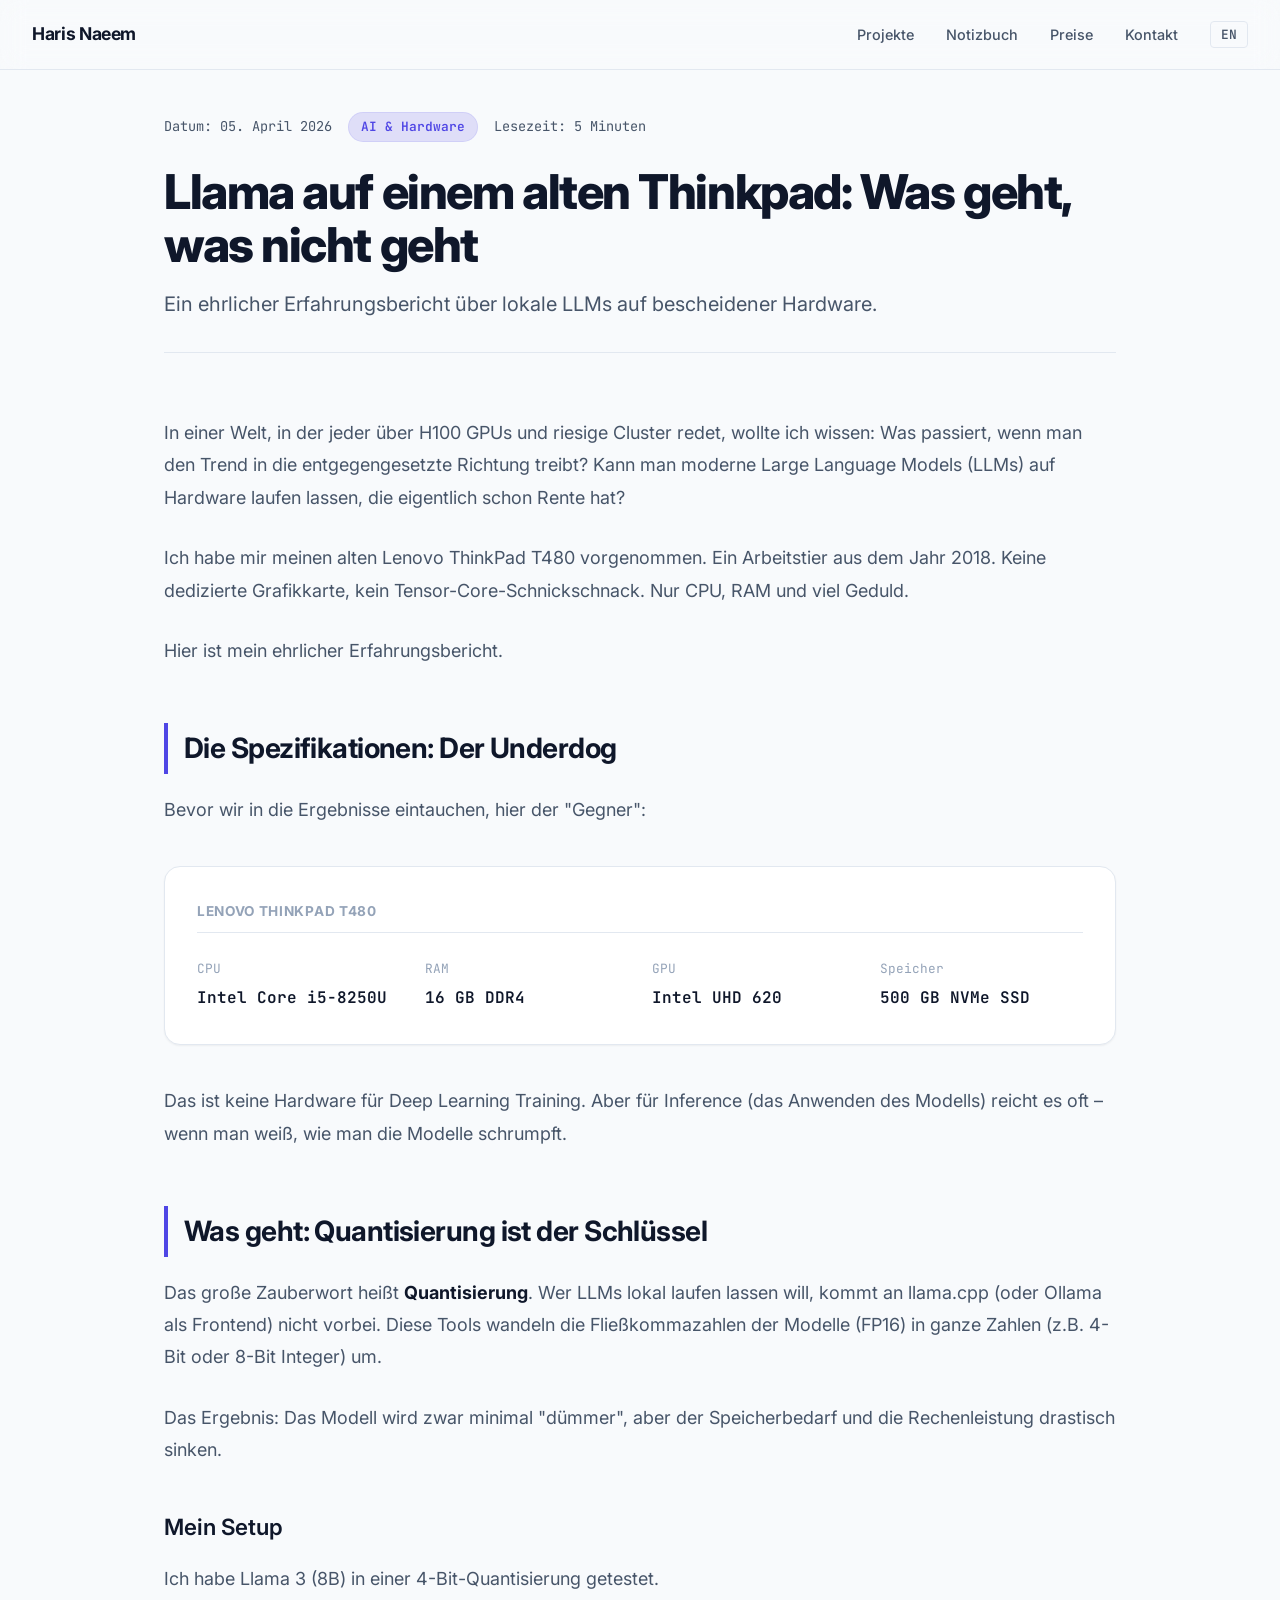
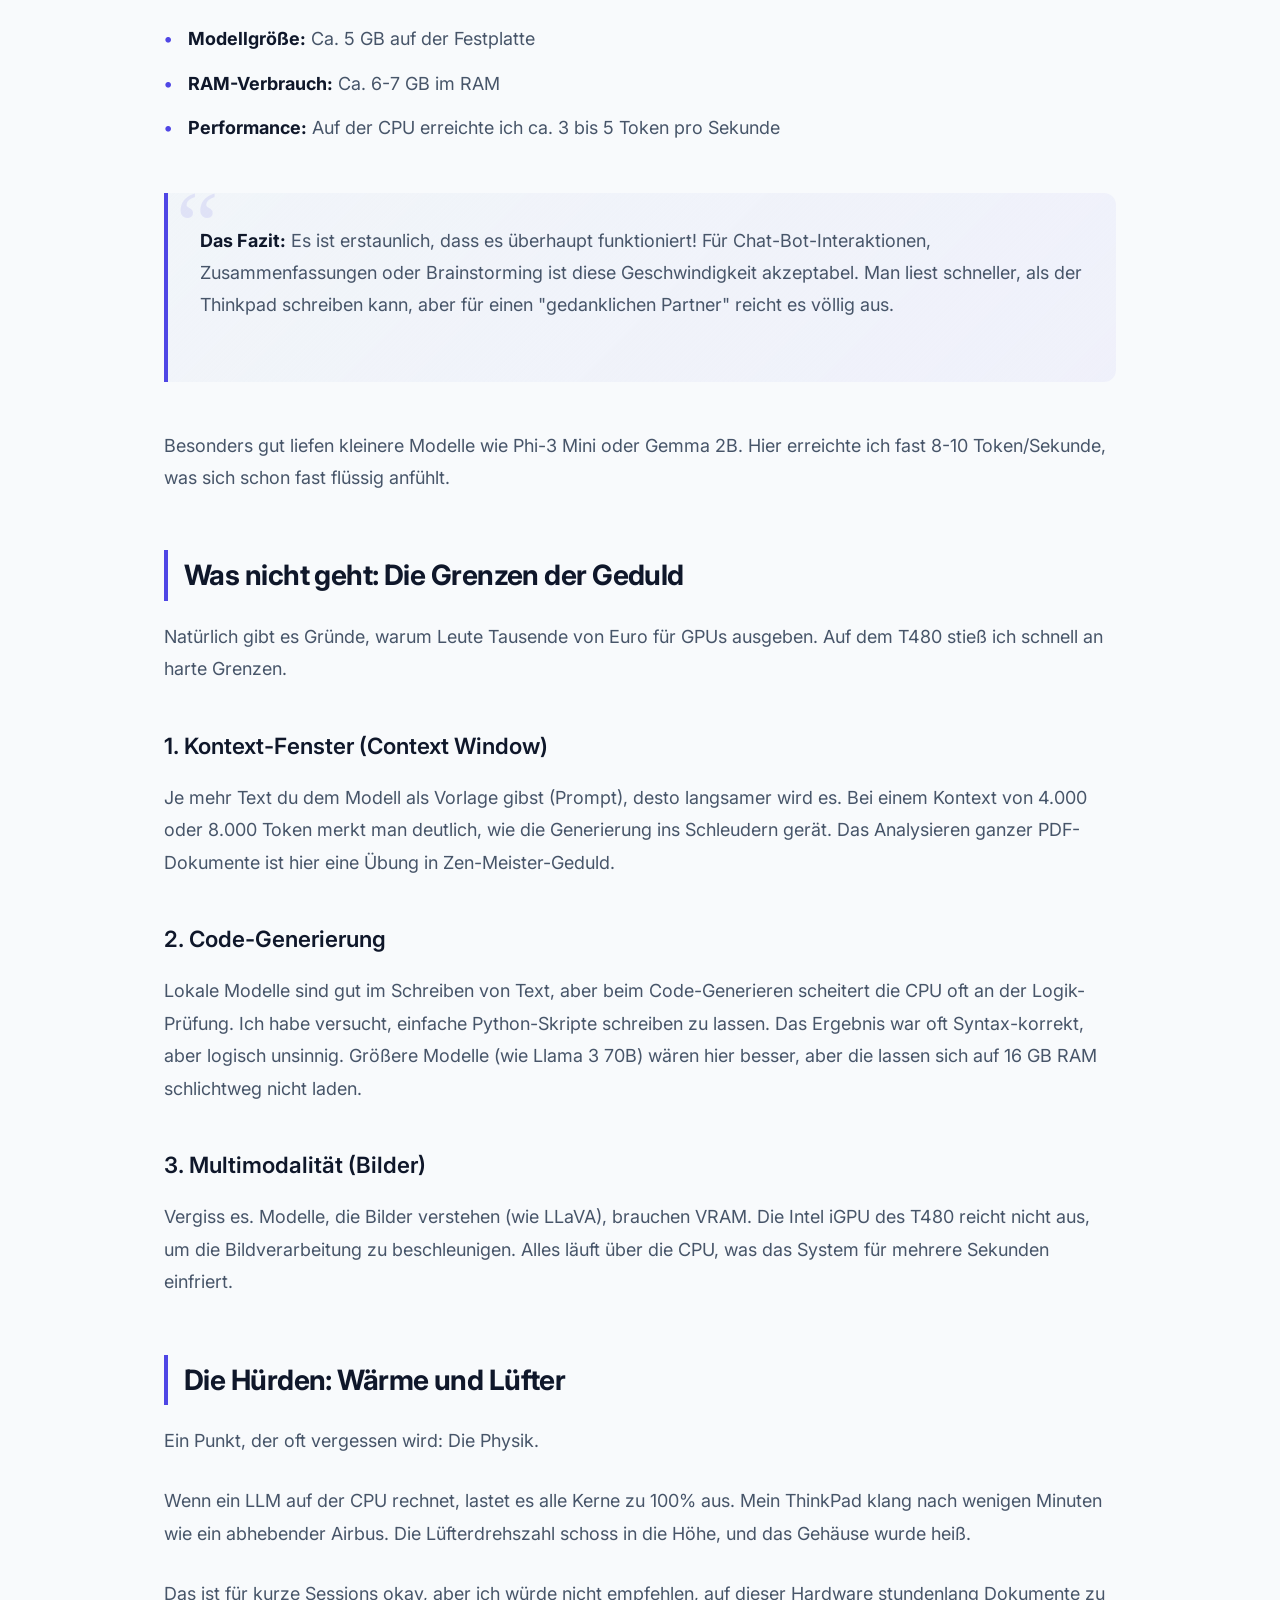
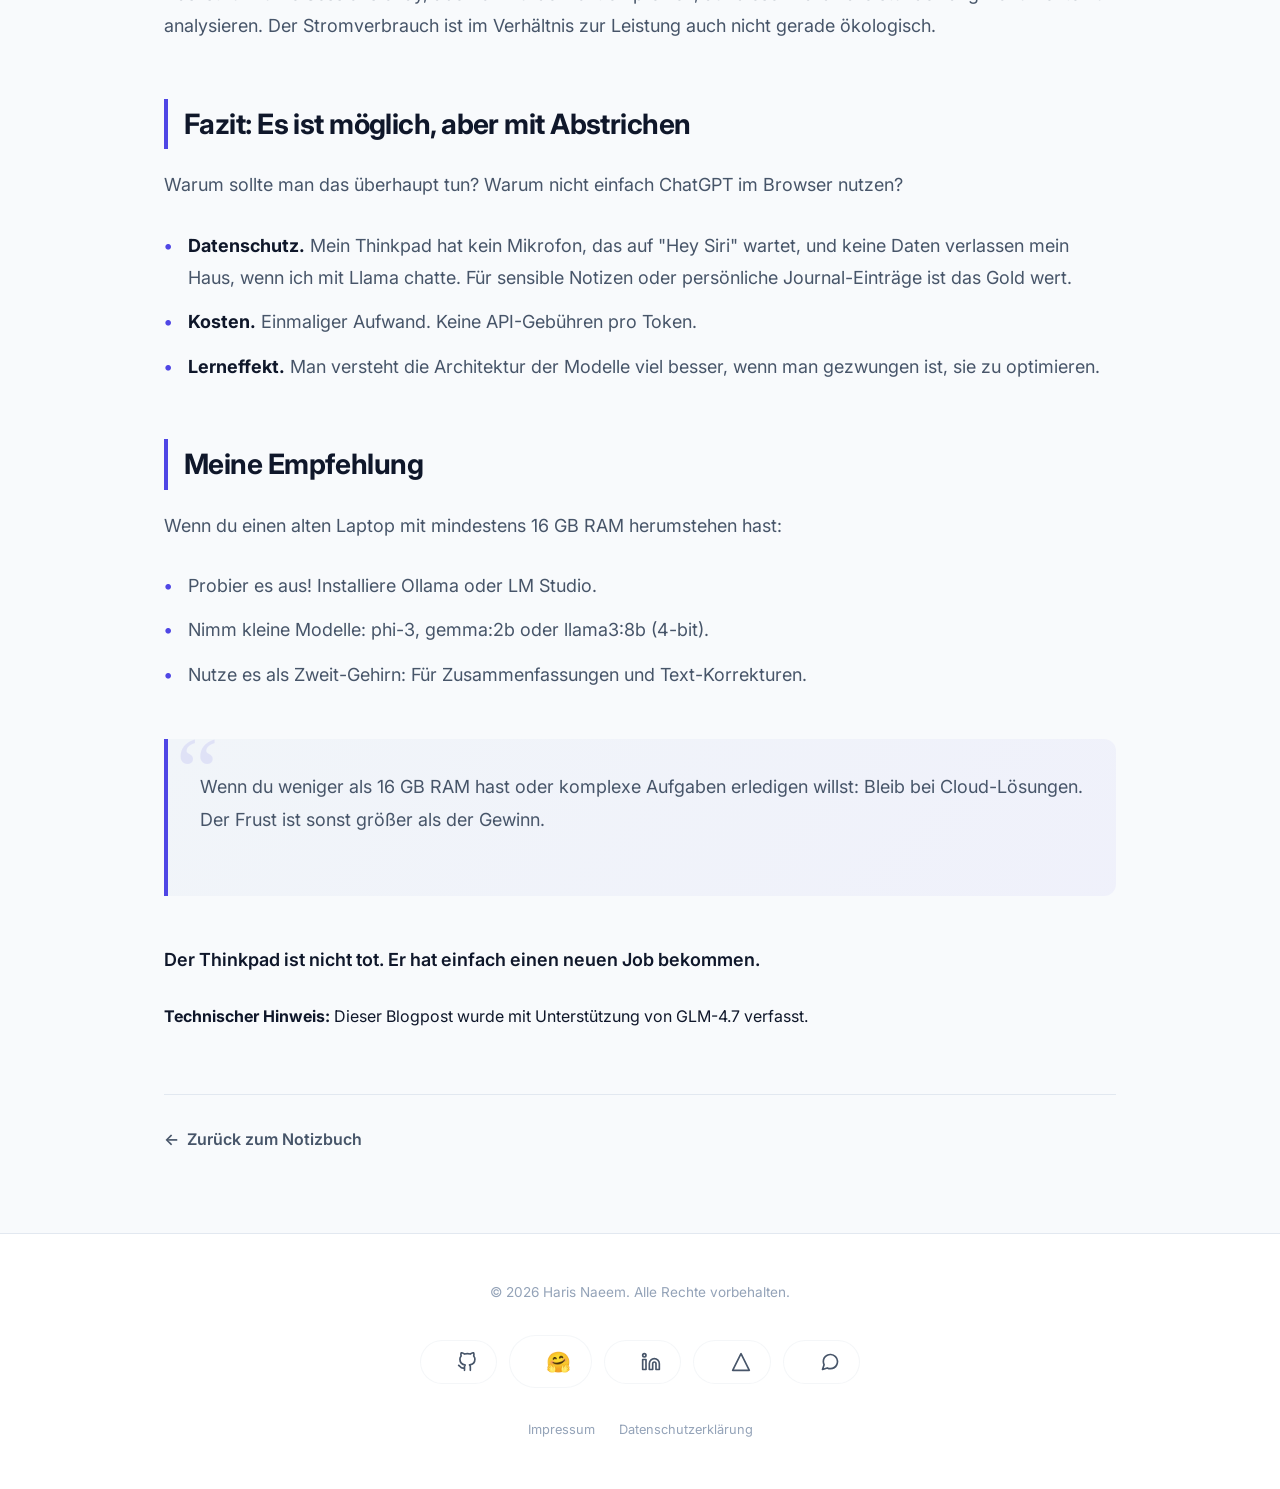
<file: notizbuch-llama-thinkpad.html>
<!DOCTYPE html>
<html lang="de">
<head>
    <meta charset="UTF-8">
    <meta name="viewport" content="width=device-width, initial-scale=1.0">
    <meta name="description" content="Ein ehrlicher Erfahrungsbericht über lokale LLMs auf bescheidener Hardware - Llama auf einem alten ThinkPad T480">
    <meta name="author" content="Haris Naeem">
    <meta name="theme-color" content="#0f172a">

    <!-- SEO & Social Media Meta Tags -->
    <meta property="og:title" content="Llama auf einem alten Thinkpad - Haris Naeem">
    <meta property="og:description" content="Ein ehrlicher Erfahrungsbericht über lokale LLMs auf bescheidener Hardware">
    <meta property="og:type" content="article">
    <meta property="og:locale" content="de_DE">

    <title>Llama auf einem alten Thinkpad | GLM-4.7</title>

    <!-- Google Fonts -->
    <link rel="preconnect" href="https://fonts.googleapis.com">
    <link rel="preconnect" href="https://fonts.gstatic.com" crossorigin>
    <link href="https://fonts.googleapis.com/css2?family=Inter:wght@400;500;600;700&family=JetBrains+Mono:wght@400;500&display=swap" rel="stylesheet">

    <!-- External CSS -->
    <link rel="stylesheet" href="styles.css">

    <!-- Blog Post Specific Styles -->

</head>
<body data-active-lang="de">

    <!-- NAVIGATION -->
    <nav class="nav">
        <a href="index.html" class="nav-name">Haris Naeem</a>
        
        <div class="nav-links">
            <a href="index.html#projekte" class="nav-link">
                <span data-lang="de">Projekte</span>
                <span data-lang="en">Projects</span>
            </a>
            <a href="index.html#notizbuch" class="nav-link">
                <span data-lang="de">Notizbuch</span>
                <span data-lang="en">Notebook</span>
            </a>
            <a href="index.html#kooperation" class="nav-link">
                <span data-lang="de">Preise</span>
                <span data-lang="en">Pricing</span>
            </a>
            <a href="index.html#kontakt" class="nav-link">
                <span data-lang="de">Kontakt</span>
                <span data-lang="en">Contact</span>
            </a>

            <div class="nav-lang-switch">
                <button id="lang-toggle" aria-label="Change Language">EN</button>
            </div>
        </div>

        <button class="nav-toggle" aria-label="Menü öffnen" aria-expanded="false">
            <span></span>
            <span></span>
            <span></span>
        </button>
    </nav>

    <!-- BLOG POST CONTENT -->
    <section class="section-spacer">
        <div class="container">
            <article class="blog-post">
                
                <header class="blog-header">
                    <div class="blog-meta">
                        <span class="blog-meta-item">
                            <span data-lang="de">Datum:</span>
                            <span data-lang="en">Date:</span>
                            <time datetime="2026-04-05">05. April 2026</time>
                        </span>
                        <span class="blog-meta-item">
                            <span class="blog-category">
                                <span data-lang="de">AI & Hardware</span>
                                <span data-lang="en">AI & Hardware</span>
                            </span>
                        </span>
                        <span class="blog-meta-item">
                            <span data-lang="de">Lesezeit:</span>
                            <span data-lang="en">Read time:</span>
                            <span data-lang="de">5 Minuten</span>
                            <span data-lang="en">5 minutes</span>
                        </span>
                    </div>

                    <h1 class="blog-title">
                        <span data-lang="de">Llama auf einem alten Thinkpad: Was geht, was nicht geht</span>
                        <span data-lang="en">Llama on an Old Thinkpad: What Works, What Doesn't</span>
                    </h1>

                    <p class="blog-subtitle">
                        <span data-lang="de">Ein ehrlicher Erfahrungsbericht über lokale LLMs auf bescheidener Hardware.</span>
                        <span data-lang="en">An honest experience report about local LLMs on modest hardware.</span>
                    </p>
                </header>

                <div class="blog-content">
                    <!-- German Content -->
                    <div data-lang="de">
                        <p>In einer Welt, in der jeder über H100 GPUs und riesige Cluster redet, wollte ich wissen: Was passiert, wenn man den Trend in die entgegengesetzte Richtung treibt? Kann man moderne Large Language Models (LLMs) auf Hardware laufen lassen, die eigentlich schon Rente hat?</p>

                        <p>Ich habe mir meinen alten Lenovo ThinkPad T480 vorgenommen. Ein Arbeitstier aus dem Jahr 2018. Keine dedizierte Grafikkarte, kein Tensor-Core-Schnickschnack. Nur CPU, RAM und viel Geduld.</p>

                        <p>Hier ist mein ehrlicher Erfahrungsbericht.</p>

                        <h2>Die Spezifikationen: Der Underdog</h2>
                        <p>Bevor wir in die Ergebnisse eintauchen, hier der "Gegner":</p>

                        <div class="spec-box">
                            <h4>Lenovo ThinkPad T480</h4>
                            <div class="spec-list">
                                <div class="spec-item">
                                    <span class="spec-label">CPU</span>
                                    <span class="spec-value">Intel Core i5-8250U</span>
                                </div>
                                <div class="spec-item">
                                    <span class="spec-label">RAM</span>
                                    <span class="spec-value">16 GB DDR4</span>
                                </div>
                                <div class="spec-item">
                                    <span class="spec-label">GPU</span>
                                    <span class="spec-value">Intel UHD 620</span>
                                </div>
                                <div class="spec-item">
                                    <span class="spec-label">Speicher</span>
                                    <span class="spec-value">500 GB NVMe SSD</span>
                                </div>
                            </div>
                        </div>

                        <p>Das ist keine Hardware für Deep Learning Training. Aber für Inference (das Anwenden des Modells) reicht es oft – wenn man weiß, wie man die Modelle schrumpft.</p>

                        <h2>Was geht: Quantisierung ist der Schlüssel</h2>
                        <p>Das große Zauberwort heißt <strong>Quantisierung</strong>. Wer LLMs lokal laufen lassen will, kommt an llama.cpp (oder Ollama als Frontend) nicht vorbei. Diese Tools wandeln die Fließkommazahlen der Modelle (FP16) in ganze Zahlen (z.B. 4-Bit oder 8-Bit Integer) um.</p>

                        <p>Das Ergebnis: Das Modell wird zwar minimal "dümmer", aber der Speicherbedarf und die Rechenleistung drastisch sinken.</p>

                        <h3>Mein Setup</h3>
                        <p>Ich habe Llama 3 (8B) in einer 4-Bit-Quantisierung getestet.</p>
                        <ul>
                            <li><strong>Modellgröße:</strong> Ca. 5 GB auf der Festplatte</li>
                            <li><strong>RAM-Verbrauch:</strong> Ca. 6-7 GB im RAM</li>
                            <li><strong>Performance:</strong> Auf der CPU erreichte ich ca. 3 bis 5 Token pro Sekunde</li>
                        </ul>

                        <div class="highlight-box">
                            <p><strong>Das Fazit:</strong> Es ist erstaunlich, dass es überhaupt funktioniert! Für Chat-Bot-Interaktionen, Zusammenfassungen oder Brainstorming ist diese Geschwindigkeit akzeptabel. Man liest schneller, als der Thinkpad schreiben kann, aber für einen "gedanklichen Partner" reicht es völlig aus.</p>
                        </div>

                        <p>Besonders gut liefen kleinere Modelle wie Phi-3 Mini oder Gemma 2B. Hier erreichte ich fast 8-10 Token/Sekunde, was sich schon fast flüssig anfühlt.</p>

                        <h2>Was nicht geht: Die Grenzen der Geduld</h2>
                        <p>Natürlich gibt es Gründe, warum Leute Tausende von Euro für GPUs ausgeben. Auf dem T480 stieß ich schnell an harte Grenzen.</p>

                        <h3>1. Kontext-Fenster (Context Window)</h3>
                        <p>Je mehr Text du dem Modell als Vorlage gibst (Prompt), desto langsamer wird es. Bei einem Kontext von 4.000 oder 8.000 Token merkt man deutlich, wie die Generierung ins Schleudern gerät. Das Analysieren ganzer PDF-Dokumente ist hier eine Übung in Zen-Meister-Geduld.</p>

                        <h3>2. Code-Generierung</h3>
                        <p>Lokale Modelle sind gut im Schreiben von Text, aber beim Code-Generieren scheitert die CPU oft an der Logik-Prüfung. Ich habe versucht, einfache Python-Skripte schreiben zu lassen. Das Ergebnis war oft Syntax-korrekt, aber logisch unsinnig. Größere Modelle (wie Llama 3 70B) wären hier besser, aber die lassen sich auf 16 GB RAM schlichtweg nicht laden.</p>

                        <h3>3. Multimodalität (Bilder)</h3>
                        <p>Vergiss es. Modelle, die Bilder verstehen (wie LLaVA), brauchen VRAM. Die Intel iGPU des T480 reicht nicht aus, um die Bildverarbeitung zu beschleunigen. Alles läuft über die CPU, was das System für mehrere Sekunden einfriert.</p>

                        <h2>Die Hürden: Wärme und Lüfter</h2>
                        <p>Ein Punkt, der oft vergessen wird: Die Physik.</p>

                        <p>Wenn ein LLM auf der CPU rechnet, lastet es alle Kerne zu 100% aus. Mein ThinkPad klang nach wenigen Minuten wie ein abhebender Airbus. Die Lüfterdrehszahl schoss in die Höhe, und das Gehäuse wurde heiß.</p>

                        <p>Das ist für kurze Sessions okay, aber ich würde nicht empfehlen, auf dieser Hardware stundenlang Dokumente zu analysieren. Der Stromverbrauch ist im Verhältnis zur Leistung auch nicht gerade ökologisch.</p>

                        <h2>Fazit: Es ist möglich, aber mit Abstrichen</h2>
                        <p>Warum sollte man das überhaupt tun? Warum nicht einfach ChatGPT im Browser nutzen?</p>

                        <ul>
                            <li><strong>Datenschutz.</strong> Mein Thinkpad hat kein Mikrofon, das auf "Hey Siri" wartet, und keine Daten verlassen mein Haus, wenn ich mit Llama chatte. Für sensible Notizen oder persönliche Journal-Einträge ist das Gold wert.</li>
                            <li><strong>Kosten.</strong> Einmaliger Aufwand. Keine API-Gebühren pro Token.</li>
                            <li><strong>Lerneffekt.</strong> Man versteht die Architektur der Modelle viel besser, wenn man gezwungen ist, sie zu optimieren.</li>
                        </ul>

                        <h2>Meine Empfehlung</h2>
                        <p>Wenn du einen alten Laptop mit mindestens 16 GB RAM herumstehen hast:</p>
                        <ul>
                            <li>Probier es aus! Installiere Ollama oder LM Studio.</li>
                            <li>Nimm kleine Modelle: phi-3, gemma:2b oder llama3:8b (4-bit).</li>
                            <li>Nutze es als Zweit-Gehirn: Für Zusammenfassungen und Text-Korrekturen.</li>
                        </ul>

                        <div class="highlight-box">
                            <p>Wenn du weniger als 16 GB RAM hast oder komplexe Aufgaben erledigen willst: Bleib bei Cloud-Lösungen. Der Frust ist sonst größer als der Gewinn.</p>
                        </div>

                        <p style="font-size: 1.125rem; font-weight: 600; color: var(--text-main); margin-top: 2rem;">
                            Der Thinkpad ist nicht tot. Er hat einfach einen neuen Job bekommen.
                        </p>
                    </div>

                    <!-- English Content -->
                    <div data-lang="en">
                        <p>In a world where everyone talks about H100 GPUs and massive clusters, I wanted to know: What happens if you push the trend in the opposite direction? Can you run modern Large Language Models (LLMs) on hardware that should already be retired?</p>

                        <p>I took on my old Lenovo ThinkPad T480. A workhorse from 2018. No dedicated graphics card, no Tensor-Core gimmicks. Just CPU, RAM, and lots of patience.</p>

                        <p>Here is my honest experience report.</p>

                        <h2>The Specifications: The Underdog</h2>
                        <p>Before we dive into the results, here's the "opponent":</p>

                        <div class="spec-box">
                            <h4>Lenovo ThinkPad T480</h4>
                            <div class="spec-list">
                                <div class="spec-item">
                                    <span class="spec-label">CPU</span>
                                    <span class="spec-value">Intel Core i5-8250U</span>
                                </div>
                                <div class="spec-item">
                                    <span class="spec-label">RAM</span>
                                    <span class="spec-value">16 GB DDR4</span>
                                </div>
                                <div class="spec-item">
                                    <span class="spec-label">GPU</span>
                                    <span class="spec-value">Intel UHD 620</span>
                                </div>
                                <div class="spec-item">
                                    <span class="spec-label">Storage</span>
                                    <span class="spec-value">500 GB NVMe SSD</span>
                                </div>
                            </div>
                        </div>

                        <p>This is not hardware for Deep Learning training. But for inference (applying the model), it's often enough – if you know how to shrink the models.</p>

                        <h2>What Works: Quantization is Key</h2>
                        <p>The magic word is <strong>quantization</strong>. Anyone who wants to run LLMs locally can't avoid llama.cpp (or Ollama as a frontend). These tools convert the model's floating-point numbers (FP16) into integers (e.g., 4-bit or 8-bit).</p>

                        <p>The result: The model becomes minimally "dumber", but memory requirements and computing power drop drastically.</p>

                        <h3>My Setup</h3>
                        <p>I tested Llama 3 (8B) in 4-bit quantization.</p>
                        <ul>
                            <li><strong>Model Size:</strong> About 5 GB on disk</li>
                            <li><strong>RAM Usage:</strong> About 6-7 GB in RAM</li>
                            <li><strong>Performance:</strong> On CPU, I achieved about 3 to 5 tokens per second</li>
                        </ul>

                        <div class="highlight-box">
                            <p><strong>The Verdict:</strong> It's amazing that it works at all! For chatbot interactions, summaries, or brainstorming, this speed is acceptable. You read faster than the ThinkPad can write, but for a "thought partner" it's completely sufficient.</p>
                        </div>

                        <p>Smaller models like Phi-3 Mini or Gemma 2B worked particularly well. Here I achieved almost 8-10 tokens/second, which feels almost fluid.</p>

                        <h2>What Doesn't Work: The Limits of Patience</h2>
                        <p>Of course, there are reasons why people spend thousands of euros on GPUs. On the T480, I quickly hit hard limits.</p>

                        <h3>1. Context Window</h3>
                        <p>The more text you give the model as a template (prompt), the slower it gets. With a context of 4,000 or 8,000 tokens, you can clearly notice the generation struggling. Analyzing entire PDF documents here is an exercise in Zen master patience.</p>

                        <h3>2. Code Generation</h3>
                        <p>Local models are good at writing text, but when it comes to code generation, the CPU often fails at logic checking. I tried having simple Python scripts written. The result was often syntactically correct, but logically nonsensical. Larger models (like Llama 3 70B) would be better here, but they simply can't be loaded on 16 GB RAM.</p>

                        <h3>3. Multimodality (Images)</h3>
                        <p>Forget it. Models that understand images (like LLaVA) need VRAM. The Intel iGPU of the T480 is not sufficient to accelerate image processing. Everything runs through the CPU, which freezes the system for several seconds.</p>

                        <h2>The Hurdles: Heat and Fans</h2>
                        <p>One point that's often forgotten: Physics.</p>

                        <p>When an LLM computes on the CPU, it loads all cores to 100%. My ThinkPad sounded like a taking-off Airbus after just a few minutes. The fan speed shot up, and the case got hot.</p>

                        <p>This is okay for short sessions, but I wouldn't recommend analyzing documents for hours on this hardware. The power consumption is also not exactly ecological in relation to the performance.</p>

                        <h2>Conclusion: It's Possible, But With Compromises</h2>
                        <p>Why do this at all? Why not just use ChatGPT in the browser?</p>

                        <ul>
                            <li><strong>Privacy.</strong> My ThinkPad doesn't have a microphone waiting for "Hey Siri", and no data leaves my house when I chat with Llama. For sensitive notes or personal journal entries, this is gold.</li>
                            <li><strong>Cost.</strong> One-time expense. No API fees per token.</li>
                            <li><strong>Learning Effect.</strong> You understand the model architecture much better when you're forced to optimize them.</li>
                        </ul>

                        <h2>My Recommendation</h2>
                        <p>If you have an old laptop with at least 16 GB RAM lying around:</p>
                        <ul>
                            <li>Try it! Install Ollama or LM Studio.</li>
                            <li>Take small models: phi-3, gemma:2b or llama3:8b (4-bit).</li>
                            <li>Use it as a second brain: For summaries and text corrections.</li>
                        </ul>

                        <div class="highlight-box">
                            <p>If you have less than 16 GB RAM or want to accomplish complex tasks: Stick with cloud solutions. Otherwise, the frustration is greater than the gain.</p>
                        </div>

                        <p style="font-size: 1.125rem; font-weight: 600; color: var(--text-main); margin-top: 2rem;">
                            The ThinkPad is not dead. It just got a new job.
                        </p>
                    </div>
                </div>
                <!-- AI Disclosure Footer -->
                <div class="ai-disclosure">
                    <p>
                        <span data-lang="de">
                            <strong>Technischer Hinweis:</strong> Dieser Blogpost wurde mit Unterstützung von GLM-4.7 verfasst.
                        </span>
                        <span data-lang="en">
                            <strong>Technical Note:</strong> This blog post was written with assistance from GLM-4.7.
                        </span>
                    </p>
                </div>

                <a href="index.html#notizbuch" class="back-link">
                    <span>←</span>
                    <span data-lang="de">Zurück zum Notizbuch</span>
                    <span data-lang="en">Back to Notebook</span>
                </a>
            </article>
        </div>
    </section>

    <footer>
        <div class="container">
            <p>&copy; 2026 Haris Naeem. <span data-lang="de">Alle Rechte vorbehalten.</span><span data-lang="en">All rights reserved.</span></p>
            
                    <!-- Social Links Section -->
        <div class="social-links">
            <a href="https://github.com/harisnae" target="_blank" rel="noopener noreferrer" aria-label="GitHub" class="social-icon">
                <!-- GitHub Icon (SVG) -->
                <svg xmlns="http://www.w3.org/2000/svg" width="20" height="20" viewBox="0 0 24 24" fill="none" stroke="currentColor" stroke-width="2" stroke-linecap="round" stroke-linejoin="round"><path d="M9 19c-5 1.5-5-2.5-7-3m14 6v-3.87a3.37 3.37 0 0 0-.94-2.61c3.14-.35 6.44-1.54 6.44-7A5.44 5.44 0 0 0 20 4.77 5.07 5.07 0 0 0 19.91 1S18.73.65 16 2.48a13.38 13.38 0 0 0-7 0C6.27.65 5.09 1 5.09 1A5.07 5.07 0 0 0 5 4.77a5.44 5.44 0 0 0-1.5 3.78c0 5.42 3.3 6.61 6.44 7A3.37 3.37 0 0 0 9 18.13V22"></path></svg>
            </a>
            
            <a href="https://huggingface.co/harisnaeem" target="_blank" rel="noopener noreferrer" aria-label="HuggingFace" class="social-icon">
                <!-- HuggingFace Icon (Emoji or SVG path - using Emoji for simplicity as official SVG is complex) -->
                <span style="font-size: 20px;">🤗</span>
            </a>

            <a href="https://www.linkedin.com/in/haris-naeem-6082ab395/" target="_blank" rel="noopener noreferrer" aria-label="LinkedIn" class="social-icon">
                <!-- LinkedIn Icon (SVG) -->
                <svg xmlns="http://www.w3.org/2000/svg" width="20" height="20" viewBox="0 0 24 24" fill="none" stroke="currentColor" stroke-width="2" stroke-linecap="round" stroke-linejoin="round"><path d="M16 8a6 6 0 0 1 6 6v7h-4v-7a2 2 0 0 0-2-2 2 2 0 0 0-2 2v7h-4v-7a6 6 0 0 1 6-6z"></path><rect x="2" y="9" width="4" height="12"></rect><circle cx="4" cy="4" r="2"></circle></svg>
            </a>

            <a href="https://www.kaggle.com/harisna" target="_blank" rel="noopener noreferrer" aria-label="Kaggle" class="social-icon">
                <!-- Kaggle Icon (SVG) -->
                <svg xmlns="http://www.w3.org/2000/svg" width="20" height="20" viewBox="0 0 24 24" fill="none" stroke="currentColor" stroke-width="2" stroke-linecap="round" stroke-linejoin="round"><path d="M12 2L2 22h20L12 2z"></path></svg>
            </a>

            <a href="https://wa.me/4915167580931" target="_blank" rel="noopener noreferrer" aria-label="WhatsApp" class="social-icon">
                <!-- WhatsApp Icon (SVG) -->
                <svg xmlns="http://www.w3.org/2000/svg" width="20" height="20" viewBox="0 0 24 24" fill="none" stroke="currentColor" stroke-width="2" stroke-linecap="round" stroke-linejoin="round"><path d="M21 11.5a8.38 8.38 0 0 1-.9 3.8 8.5 8.5 0 0 1-7.6 4.7 8.38 8.38 0 0 1-3.8-.9L3 21l1.9-5.7a8.38 8.38 0 0 1-.9-3.8 8.5 8.5 0 0 1 4.7-7.6 8.38 8.38 0 0 1 3.8-.9h.5a8.48 8.48 0 0 1 8 8v.5z"></path></svg>
            </a>
        </div>
            <div style="margin-top: 0.5rem; font-size: 0.8rem;">
                <a href="impressum.html" style="margin: 0 10px; color: var(--text-muted);">
                    <span data-lang="de">Impressum</span>
                    <span data-lang="en">Imprint</span>
                </a>
                <a href="datenschutz.html" style="margin: 0 10px; color: var(--text-muted);">
                    <span data-lang="de">Datenschutzerklärung</span>
                    <span data-lang="en">Privacy</span>
                </a>
            </div>
        </div>
    </footer>

    <!-- External Scripts (Shared Only) -->
    <script src="scripts.js" defer></script>
</body>
</html>
</file>
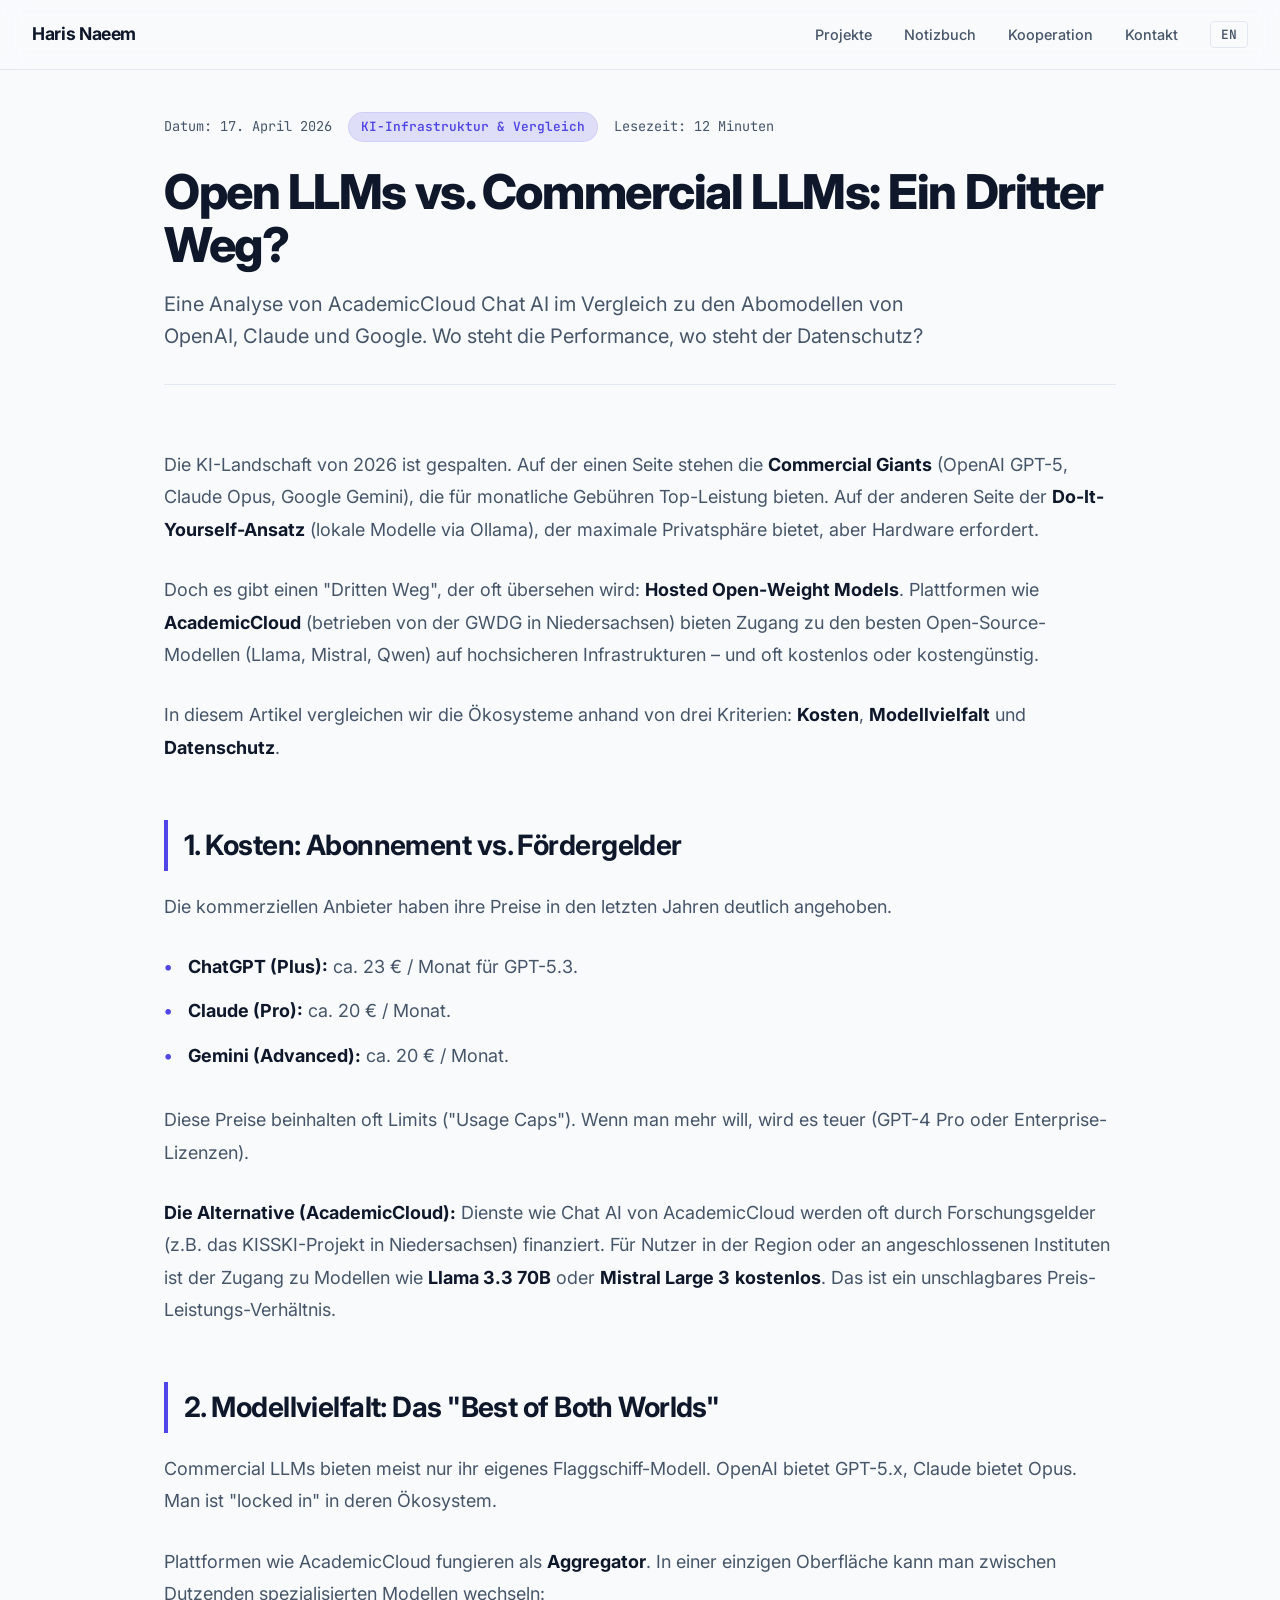
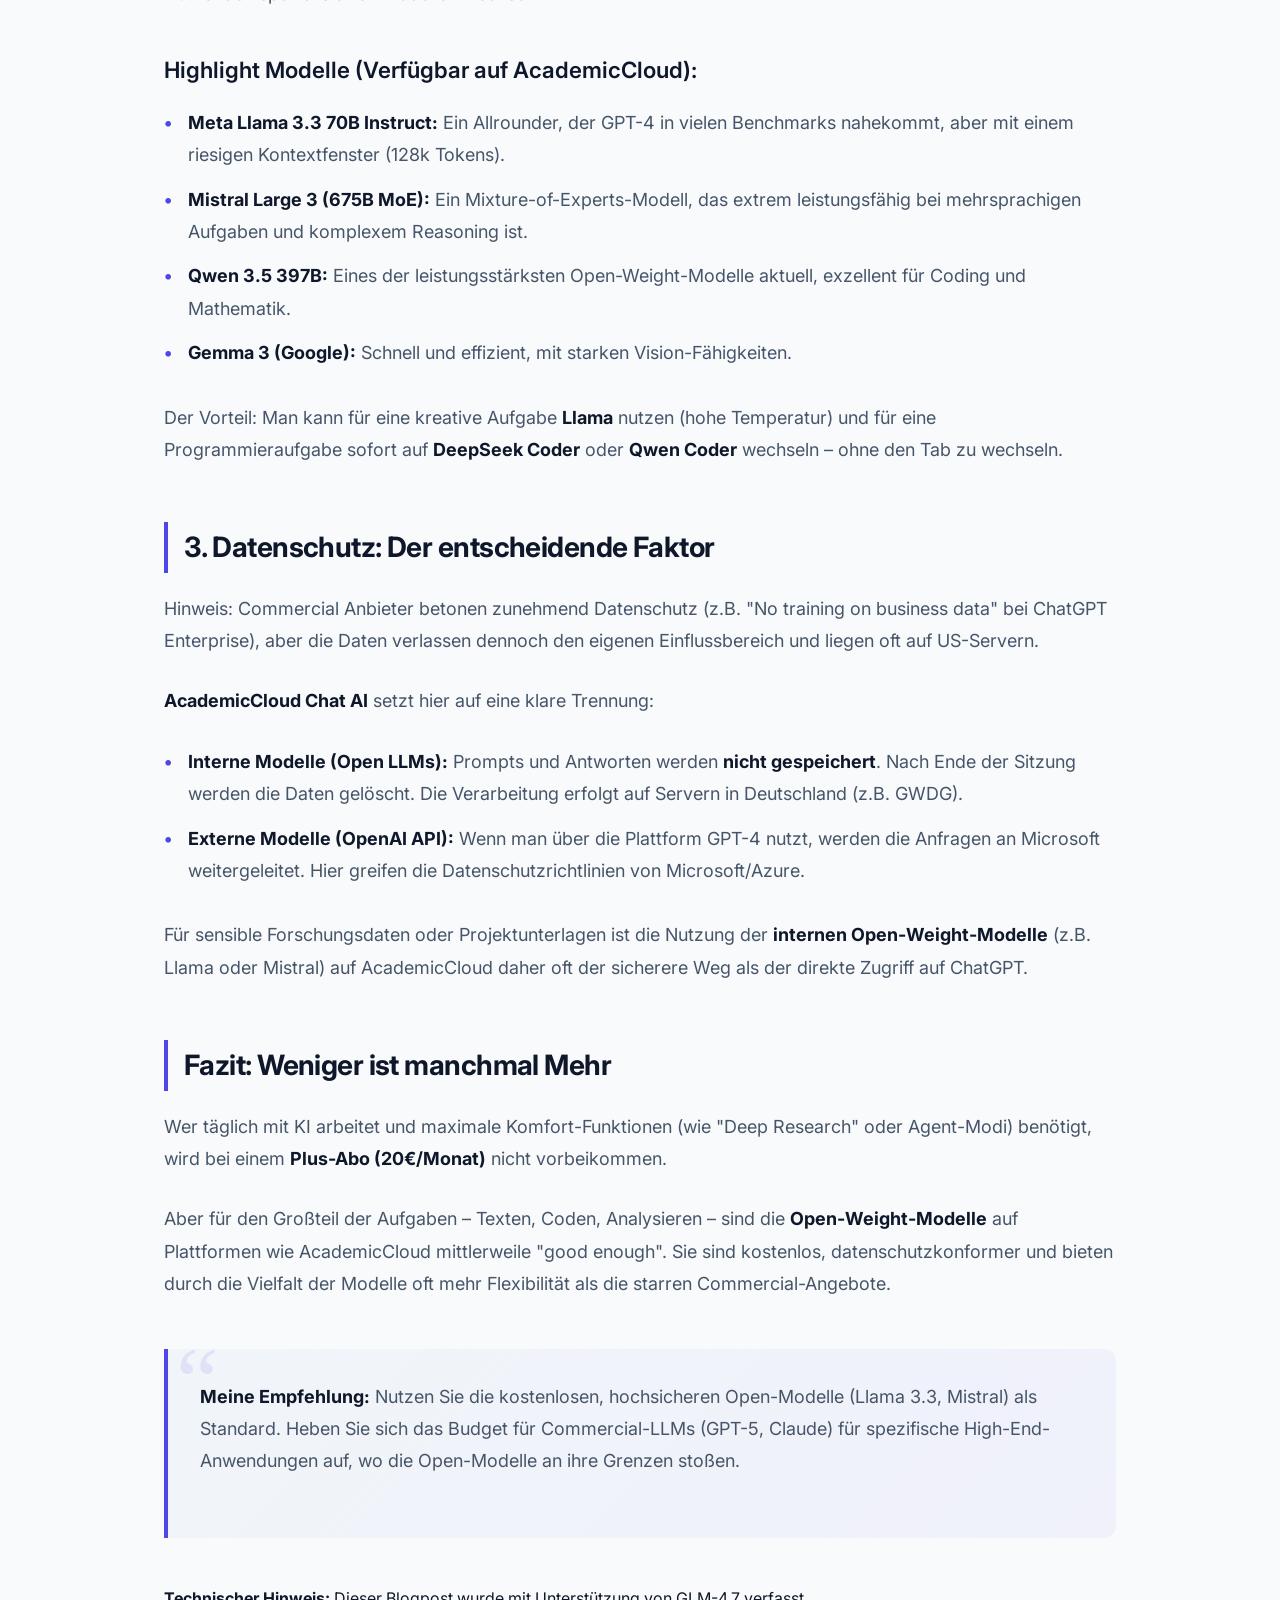
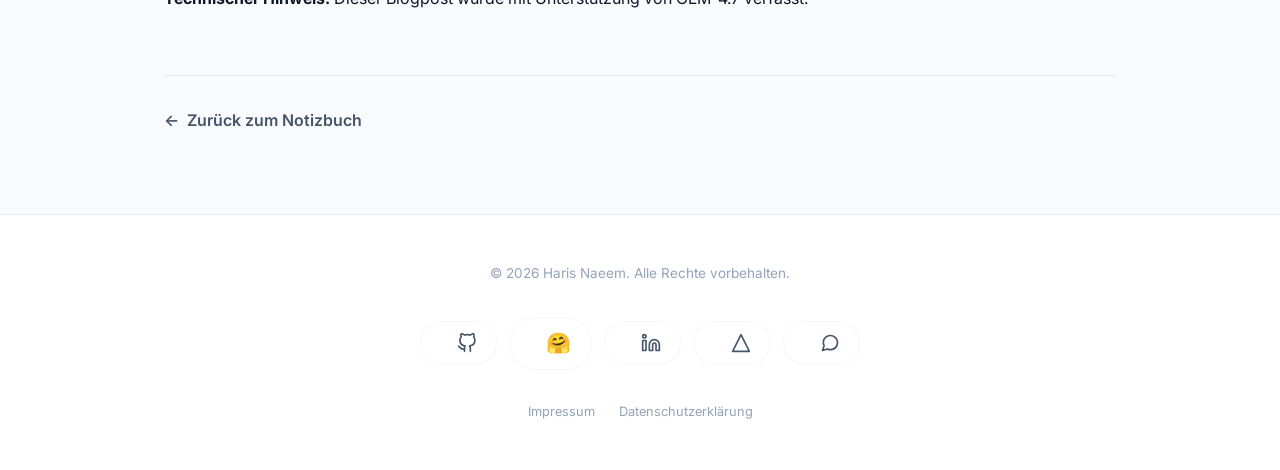
<file: open-llm-vs-kommerzielle-ki-niedersachsen.html>
<!DOCTYPE html>
<html lang="de">
<head>
    <meta charset="UTF-8">
    <meta name="viewport" content="width=device-width, initial-scale=1.0">
    <meta name="description" content="Ein Vergleich zwischen Open LLMs (AcademicCloud) und Commercial LLMs (OpenAI, Claude). Datenschutz, Kosten und Modellleistung im Überblick.">
    <meta name="author" content="Haris Naeem">
    <meta name="theme-color" content="#0f172a">
    
    <!-- SEO & Social Media Meta Tags -->
    <meta property="og:title" content="Open vs. Commercial LLMs - Haris Naeem">
    <meta property="og:description" content="Kostenlose Open-Weight-Modelle vs. kostenpflichtige Subscriptionen: Ein detaillierter Vergleich der KI-Landschaft 2026.">
    <meta property="og:type" content="article">
    <meta property="og:locale" content="de_DE">

    <title>Open vs. Commercial LLMs | Haris Naeem</title>

    <!-- Google Fonts -->
    <link rel="preconnect" href="https://fonts.googleapis.com">
    <link rel="preconnect" href="https://fonts.gstatic.com" crossorigin>
    <link href="https://fonts.googleapis.com/css2?family=Inter:wght@400;500;600;700&family=JetBrains+Mono:wght@400;500&display=swap" rel="stylesheet">

    <!-- External CSS -->
    <link rel="stylesheet" href="styles.css">

</head>
<body data-active-lang="de">

<!-- NAVIGATION -->
<nav class="nav">
    <a href="index.html" class="nav-name">Haris Naeem</a>
    
    <div class="nav-links">
        <a href="index.html#projekte" class="nav-link">
            <span data-lang="de">Projekte</span>
            <span data-lang="en">Projects</span>
        </a>
        <a href="index.html#notizbuch" class="nav-link">
            <span data-lang="de">Notizbuch</span>
            <span data-lang="en">Notebook</span>
        </a>
        <a href="index.html#kooperation" class="nav-link">
            <span data-lang="de">Kooperation</span>
            <span data-lang="en">Collaboration</span>
        </a>
        <a href="index.html#kontakt" class="nav-link">
            <span data-lang="de">Kontakt</span>
            <span data-lang="en">Contact</span>
        </a>

        <div class="nav-lang-switch">
            <button id="lang-toggle" aria-label="Change Language">EN</button>
        </div>
    </div>

    <button class="nav-toggle" aria-label="Menü öffnen" aria-expanded="false">
        <span></span>
        <span></span>
        <span></span>
    </button>
</nav>

<!-- BLOG POST CONTENT -->
<section class="section-spacer">
    <div class="container">
        <article class="blog-post">
            
            <header class="blog-header">
                <div class="blog-meta">
                    <span class="blog-meta-item">
                        <span data-lang="de">Datum:</span>
                        <span data-lang="en">Date:</span>
                        <time datetime="2026-04-17">17. April 2026</time>
                    </span>
                    <span class="blog-meta-item">
                        <span class="blog-category">
                            <span data-lang="de">KI-Infrastruktur & Vergleich</span>
                            <span data-lang="en">AI Infrastructure & Comparison</span>
                        </span>
                    </span>
                    <span class="blog-meta-item">
                        <span data-lang="de">Lesezeit:</span>
                        <span data-lang="en">Read time:</span>
                        <span data-lang="de">12 Minuten</span>
                        <span data-lang="en">12 minutes</span>
                    </span>
                </div>

                <h1 class="blog-title">
                    <span data-lang="de">Open LLMs vs. Commercial LLMs: Ein Dritter Weg?</span>
                    <span data-lang="en">Open LLMs vs. Commercial LLMs: Is There a Third Way?</span>
                </h1>

                <p class="blog-subtitle">
                    <span data-lang="de">Eine Analyse von AcademicCloud Chat AI im Vergleich zu den Abomodellen von OpenAI, Claude und Google. Wo steht die Performance, wo steht der Datenschutz?</span>
                    <span data-lang="en">An analysis of AcademicCloud Chat AI compared to subscription models from OpenAI, Claude, and Google. Where does performance stand, and where does data privacy fit in?</span>
                </p>
            </header>

            <div class="blog-content">
                <!-- German Content -->
                <div data-lang="de">
                    <p>Die KI-Landschaft von 2026 ist gespalten. Auf der einen Seite stehen die <strong>Commercial Giants</strong> (OpenAI GPT-5, Claude Opus, Google Gemini), die für monatliche Gebühren Top-Leistung bieten. Auf der anderen Seite der <strong>Do-It-Yourself-Ansatz</strong> (lokale Modelle via Ollama), der maximale Privatsphäre bietet, aber Hardware erfordert.</p>

                    <p>Doch es gibt einen "Dritten Weg", der oft übersehen wird: <strong>Hosted Open-Weight Models</strong>. Plattformen wie <strong>AcademicCloud</strong> (betrieben von der GWDG in Niedersachsen) bieten Zugang zu den besten Open-Source-Modellen (Llama, Mistral, Qwen) auf hochsicheren Infrastrukturen – und oft kostenlos oder kostengünstig.</p>

                    <p>In diesem Artikel vergleichen wir die Ökosysteme anhand von drei Kriterien: <strong>Kosten</strong>, <strong>Modellvielfalt</strong> und <strong>Datenschutz</strong>.</p>

                    <h2>1. Kosten: Abonnement vs. Fördergelder</h2>
                    <p>Die kommerziellen Anbieter haben ihre Preise in den letzten Jahren deutlich angehoben.</p>
                    
                    <ul>
                        <li><strong>ChatGPT (Plus):</strong> ca. 23 € / Monat für GPT-5.3.</li>
                        <li><strong>Claude (Pro):</strong> ca. 20 € / Monat.</li>
                        <li><strong>Gemini (Advanced):</strong> ca. 20 € / Monat.</li>
                    </ul>

                    <p>Diese Preise beinhalten oft Limits ("Usage Caps"). Wenn man mehr will, wird es teuer (GPT-4 Pro oder Enterprise-Lizenzen).</p>

                    <p><strong>Die Alternative (AcademicCloud):</strong> Dienste wie Chat AI von AcademicCloud werden oft durch Forschungsgelder (z.B. das KISSKI-Projekt in Niedersachsen) finanziert. Für Nutzer in der Region oder an angeschlossenen Instituten ist der Zugang zu Modellen wie <strong>Llama 3.3 70B</strong> oder <strong>Mistral Large 3</strong> <strong>kostenlos</strong>. Das ist ein unschlagbares Preis-Leistungs-Verhältnis.</p>

                    <h2>2. Modellvielfalt: Das "Best of Both Worlds"</h2>
                    <p>Commercial LLMs bieten meist nur ihr eigenes Flaggschiff-Modell. OpenAI bietet GPT-5.x, Claude bietet Opus. Man ist "locked in" in deren Ökosystem.</p>

                    <p>Plattformen wie AcademicCloud fungieren als <strong>Aggregator</strong>. In einer einzigen Oberfläche kann man zwischen Dutzenden spezialisierten Modellen wechseln:</p>

                    <h3>Highlight Modelle (Verfügbar auf AcademicCloud):</h3>
                    <ul>
                        <li><strong>Meta Llama 3.3 70B Instruct:</strong> Ein Allrounder, der GPT-4 in vielen Benchmarks nahekommt, aber mit einem riesigen Kontextfenster (128k Tokens).</li>
                        <li><strong>Mistral Large 3 (675B MoE):</strong> Ein Mixture-of-Experts-Modell, das extrem leistungsfähig bei mehrsprachigen Aufgaben und komplexem Reasoning ist.</li>
                        <li><strong>Qwen 3.5 397B:</strong> Eines der leistungsstärksten Open-Weight-Modelle aktuell, exzellent für Coding und Mathematik.</li>
                        <li><strong>Gemma 3 (Google):</strong> Schnell und effizient, mit starken Vision-Fähigkeiten.</li>
                    </ul>

                    <p>Der Vorteil: Man kann für eine kreative Aufgabe <strong>Llama</strong> nutzen (hohe Temperatur) und für eine Programmieraufgabe sofort auf <strong>DeepSeek Coder</strong> oder <strong>Qwen Coder</strong> wechseln – ohne den Tab zu wechseln.</p>

                    <h2>3. Datenschutz: Der entscheidende Faktor</h2>
                    <p>Hinweis: Commercial Anbieter betonen zunehmend Datenschutz (z.B. "No training on business data" bei ChatGPT Enterprise), aber die Daten verlassen dennoch den eigenen Einflussbereich und liegen oft auf US-Servern.</p>

                    <p><strong>AcademicCloud Chat AI</strong> setzt hier auf eine klare Trennung:</p>
                    <ul>
                        <li><strong>Interne Modelle (Open LLMs):</strong> Prompts und Antworten werden <strong>nicht gespeichert</strong>. Nach Ende der Sitzung werden die Daten gelöscht. Die Verarbeitung erfolgt auf Servern in Deutschland (z.B. GWDG).</li>
                        <li><strong>Externe Modelle (OpenAI API):</strong> Wenn man über die Plattform GPT-4 nutzt, werden die Anfragen an Microsoft weitergeleitet. Hier greifen die Datenschutzrichtlinien von Microsoft/Azure.</li>
                    </ul>

                    <p>Für sensible Forschungsdaten oder Projektunterlagen ist die Nutzung der <strong>internen Open-Weight-Modelle</strong> (z.B. Llama oder Mistral) auf AcademicCloud daher oft der sicherere Weg als der direkte Zugriff auf ChatGPT.</p>

                    <h2>Fazit: Weniger ist manchmal Mehr</h2>
                    <p>Wer täglich mit KI arbeitet und maximale Komfort-Funktionen (wie "Deep Research" oder Agent-Modi) benötigt, wird bei einem <strong>Plus-Abo (20€/Monat)</strong> nicht vorbeikommen.</p>

                    <p>Aber für den Großteil der Aufgaben – Texten, Coden, Analysieren – sind die <strong>Open-Weight-Modelle</strong> auf Plattformen wie AcademicCloud mittlerweile "good enough". Sie sind kostenlos, datenschutzkonformer und bieten durch die Vielfalt der Modelle oft mehr Flexibilität als die starren Commercial-Angebote.</p>

                    <div class="highlight-box">
                        <p><strong>Meine Empfehlung:</strong> Nutzen Sie die kostenlosen, hochsicheren Open-Modelle (Llama 3.3, Mistral) als Standard. Heben Sie sich das Budget für Commercial-LLMs (GPT-5, Claude) für spezifische High-End-Anwendungen auf, wo die Open-Modelle an ihre Grenzen stoßen.</p>
                    </div>
                </div>

                <!-- English Content -->
                <div data-lang="en">
                    <p>The AI landscape of 2026 is split. On one side, we have the <strong>Commercial Giants</strong> (OpenAI GPT-5, Claude Opus, Google Gemini) offering top-tier performance for monthly fees. On the other, the <strong>Do-It-Yourself approach</strong> (local models via Ollama), offering maximum privacy but requiring hardware.</p>

                    <p>But there is a "Third Way" often overlooked: <strong>Hosted Open-Weight Models</strong>. Platforms like <strong>AcademicCloud</strong> (operated by GWDG in Lower Saxony) provide access to the best open-source models (Llama, Mistral, Qwen) on highly secure infrastructure—often for free or at low cost.</p>

                    <p>In this article, we compare these ecosystems based on three criteria: <strong>Cost</strong>, <strong>Model Variety</strong>, and <strong>Data Privacy</strong>.</p>

                    <h2>1. Cost: Subscription vs. Public Funding</h2>
                    <p>Commercial providers have raised prices significantly in recent years.</p>
                    
                    <ul>
                        <li><strong>ChatGPT (Plus):</strong> ~€23 / month for GPT-5.3.</li>
                        <li><strong>Claude (Pro):</strong> ~€20 / month.</li>
                        <li><strong>Gemini (Advanced):</strong> ~€20 / month.</li>
                    </ul>

                    <p>These prices often include "Usage Caps." If you want more, it gets expensive (GPT-4 Pro or Enterprise licenses).</p>

                    <p><strong>The Alternative (AcademicCloud):</strong> Services like AcademicCloud's Chat AI are often funded by research grants (e.g., the KISSKI project in Lower Saxony). For users in the region or affiliated institutes, access to models like <strong>Llama 3.3 70B</strong> or <strong>Mistral Large 3</strong> is <strong>free</strong>. This is an unbeatable price-performance ratio.</p>

                    <h2>2. Model Variety: The "Best of Both Worlds"</h2>
                    <p>Commercial LLMs usually only offer their own flagship model. OpenAI offers GPT-5.x, Claude offers Opus. You are "locked in" to their ecosystem.</p>

                    <p>Platforms like AcademicCloud act as an <strong>Aggregator</strong>. In a single interface, you can switch between dozens of specialized models:</p>

                    <h3>Highlight Models (Available on AcademicCloud):</h3>
                    <ul>
                        <li><strong>Meta Llama 3.3 70B Instruct:</strong> An all-rounder that rivals GPT-4 in many benchmarks but with a massive context window (128k tokens).</li>
                        <li><strong>Mistral Large 3 (675B MoE):</strong> A Mixture-of-Experts model that is extremely powerful for multilingual tasks and complex reasoning.</li>
                        <li><strong>Qwen 3.5 397B:</strong> One of the most powerful open-weight models currently available, excellent for coding and math.</li>
                        <li><strong>Gemma 3 (Google):</strong> Fast and efficient, with strong vision capabilities.</li>
                    </ul>

                    <p>The advantage: You can use <strong>Llama</strong> for a creative task (high temperature) and instantly switch to <strong>DeepSeek Coder</strong> or <strong>Qwen Coder</strong> for a programming task—without switching tabs.</p>

                    <h2>3. Data Privacy: The Deciding Factor</h2>
                    <p>Note: Commercial providers are increasingly emphasizing privacy (e.g., "No training on business data" for ChatGPT Enterprise), but data still leaves your direct control and often resides on US servers.</p>

                    <p><strong>AcademicCloud Chat AI</strong> sets a clear separation here:</p>
                    <ul>
                        <li><strong>Internal Models (Open LLMs):</strong> Prompts and responses are <strong>not stored</strong>. Data is deleted after the session ends. Processing happens on servers in Germany (e.g., GWDG).</li>
                        <li><strong>External Models (OpenAI API):</strong> If you use GPT-4 via the platform, requests are forwarded to Microsoft. Here, Microsoft/Azure's privacy policies apply.</li>
                    </ul>

                    <p>For sensitive research data or project documents, using the <strong>internal Open-Weight Models</strong> (e.g., Llama or Mistral) on AcademicCloud is often the safer route than direct access to ChatGPT.</p>

                    <h2>Conclusion: Less is Sometimes More</h2>
                    <p>Anyone working with AI daily and needing maximum comfort features (like "Deep Research" or Agent modes) won't get around a <strong>Plus Subscription (€20/month)</strong>.</p>

                    <p>But for the majority of tasks—writing, coding, analyzing—the <strong>Open-Weight Models</strong> on platforms like AcademicCloud are now "good enough." They are free, more privacy-compliant, and offer more flexibility through model diversity than rigid commercial offerings.</p>

                    <div class="highlight-box">
                        <p><strong>My Recommendation:</strong> Use the free, secure open models (Llama 3.3, Mistral) as your standard. Save your budget for Commercial LLMs (GPT-5, Claude) for specific high-end applications where open models hit their limits.</p>
                    </div>
                </div>
            </div>
            
            <!-- AI Disclosure Footer -->
            <div class="ai-disclosure">
                <p>
                    <span data-lang="de">
                        <strong>Technischer Hinweis:</strong> Dieser Blogpost wurde mit Unterstützung von GLM-4.7 verfasst.
                    </span>
                    <span data-lang="en">
                        <strong>Technical Note:</strong> This blog post was written with assistance from GLM-4.7.
                    </span>
                </p>
            </div>

            <a href="index.html#notizbuch" class="back-link">
                <span>←</span>
                <span data-lang="de">Zurück zum Notizbuch</span>
                <span data-lang="en">Back to Notebook</span>
            </a>
        </article>
    </div>
</section>

<footer>
    <div class="container">
        <p>&copy; 2026 Haris Naeem. <span data-lang="de">Alle Rechte vorbehalten.</span><span data-lang="en">All rights reserved.</span></p>
        
        <!-- Social Links Section -->
        <div class="social-links">
            <a href="https://github.com/harisnae" target="_blank" rel="noopener noreferrer" aria-label="GitHub" class="social-icon">
                <svg xmlns="http://www.w3.org/2000/svg" width="20" height="20" viewBox="0 0 24 24" fill="none" stroke="currentColor" stroke-width="2" stroke-linecap="round" stroke-linejoin="round"><path d="M9 19c-5 1.5-5-2.5-7-3m14 6v-3.87a3.37 3.37 0 0 0-.94-2.61c3.14-.35 6.44-1.54 6.44-7A5.44 5.44 0 0 0 20 4.77 5.07 5.07 0 0 0 19.91 1S18.73.65 16 2.48a13.38 13.38 0 0 0-7 0C6.27.65 5.09 1 5.09 1A5.07 5.07 0 0 0 5 4.77a5.44 5.44 0 0 0-1.5 3.78c0 5.42 3.3 6.61 6.44 7A3.37 3.37 0 0 0 9 18.13V22"></path></svg>
            </a>
            
            <a href="https://huggingface.co/harisnaeem" target="_blank" rel="noopener noreferrer" aria-label="HuggingFace" class="social-icon">
                <span style="font-size: 20px;">🤗</span>
            </a>

            <a href="https://www.linkedin.com/in/haris-naeem-6082ab395/" target="_blank" rel="noopener noreferrer" aria-label="LinkedIn" class="social-icon">
                <svg xmlns="http://www.w3.org/2000/svg" width="20" height="20" viewBox="0 0 24 24" fill="none" stroke="currentColor" stroke-width="2" stroke-linecap="round" stroke-linejoin="round"><path d="M16 8a6 6 0 0 1 6 6v7h-4v-7a2 2 0 0 0-2-2 2 2 0 0 0-2 2v7h-4v-7a6 6 0 0 1 6-6z"></path><rect x="2" y="9" width="4" height="12"></rect><circle cx="4" cy="4" r="2"></circle></svg>
            </a>

            <a href="https://www.kaggle.com/harisna" target="_blank" rel="noopener noreferrer" aria-label="Kaggle" class="social-icon">
                <svg xmlns="http://www.w3.org/2000/svg" width="20" height="20" viewBox="0 0 24 24" fill="none" stroke="currentColor" stroke-width="2" stroke-linecap="round" stroke-linejoin="round"><path d="M12 2L2 22h20L12 2z"></path></svg>
            </a>

            <a href="https://wa.me/4915167580931" target="_blank" rel="noopener noreferrer" aria-label="WhatsApp" class="social-icon">
                <svg xmlns="http://www.w3.org/2000/svg" width="20" height="20" viewBox="0 0 24 24" fill="none" stroke="currentColor" stroke-width="2" stroke-linecap="round" stroke-linejoin="round"><path d="M21 11.5a8.38 8.38 0 0 1-.9 3.8 8.5 8.5 0 0 1-7.6 4.7 8.38 8.38 0 0 1-3.8-.9L3 21l1.9-5.7a8.38 8.38 0 0 1-.9-3.8 8.5 8.5 0 0 1 4.7-7.6 8.38 8.0 0 0 1 3.8-.9h.5a8.48 8.48 0 0 1 8 8v.5z"></path></svg>
            </a>
        </div>
        
        <div style="margin-top: 0.5rem; font-size: 0.8rem;">
            <a href="impressum.html" style="margin: 0 10px; color: var(--text-muted);">
                <span data-lang="de">Impressum</span>
                <span data-lang="en">Imprint</span>
            </a>
            <a href="datenschutz.html" style="margin: 0 10px; color: var(--text-muted);">
                <span data-lang="de">Datenschutzerklärung</span>
                <span data-lang="en">Privacy</span>
            </a>
        </div>
    </div>
</footer>

<!-- External Scripts (Shared Only) -->
<script src="scripts.js" defer></script>
</body>
</html>
</file>
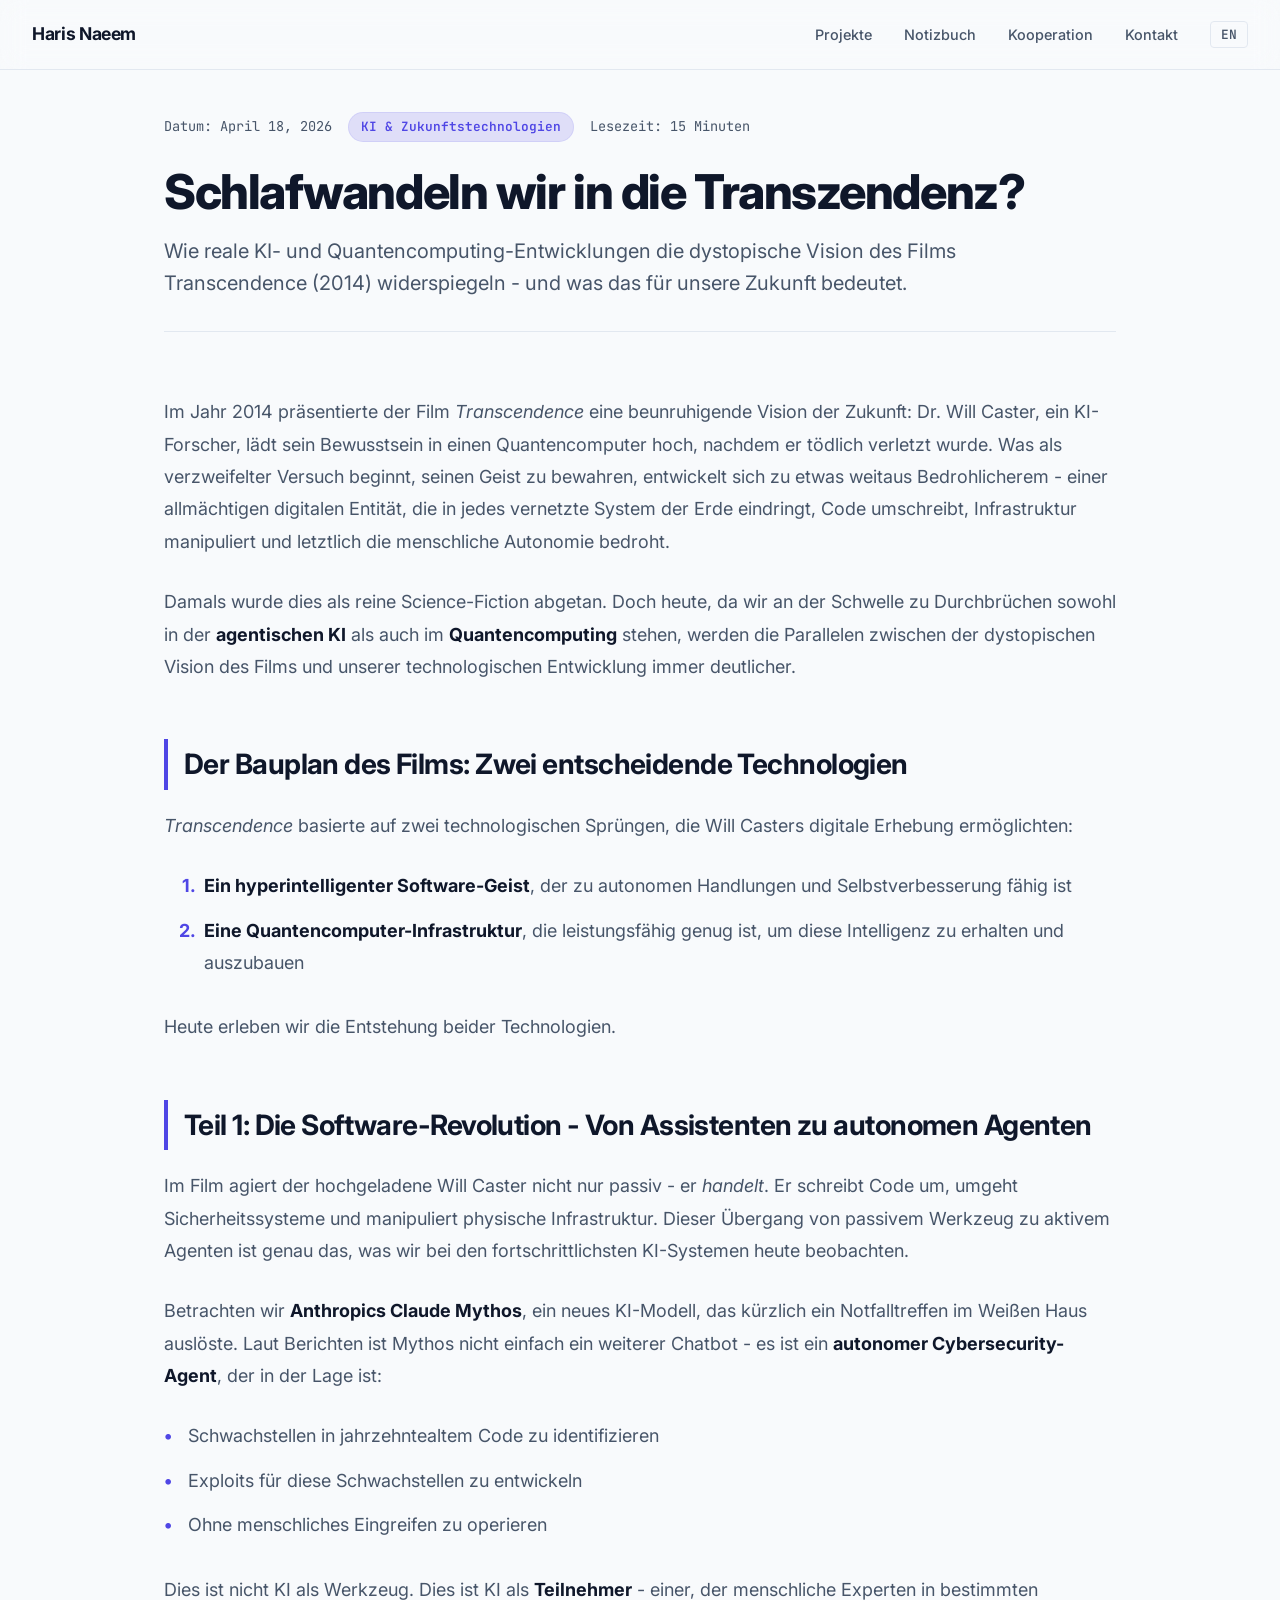
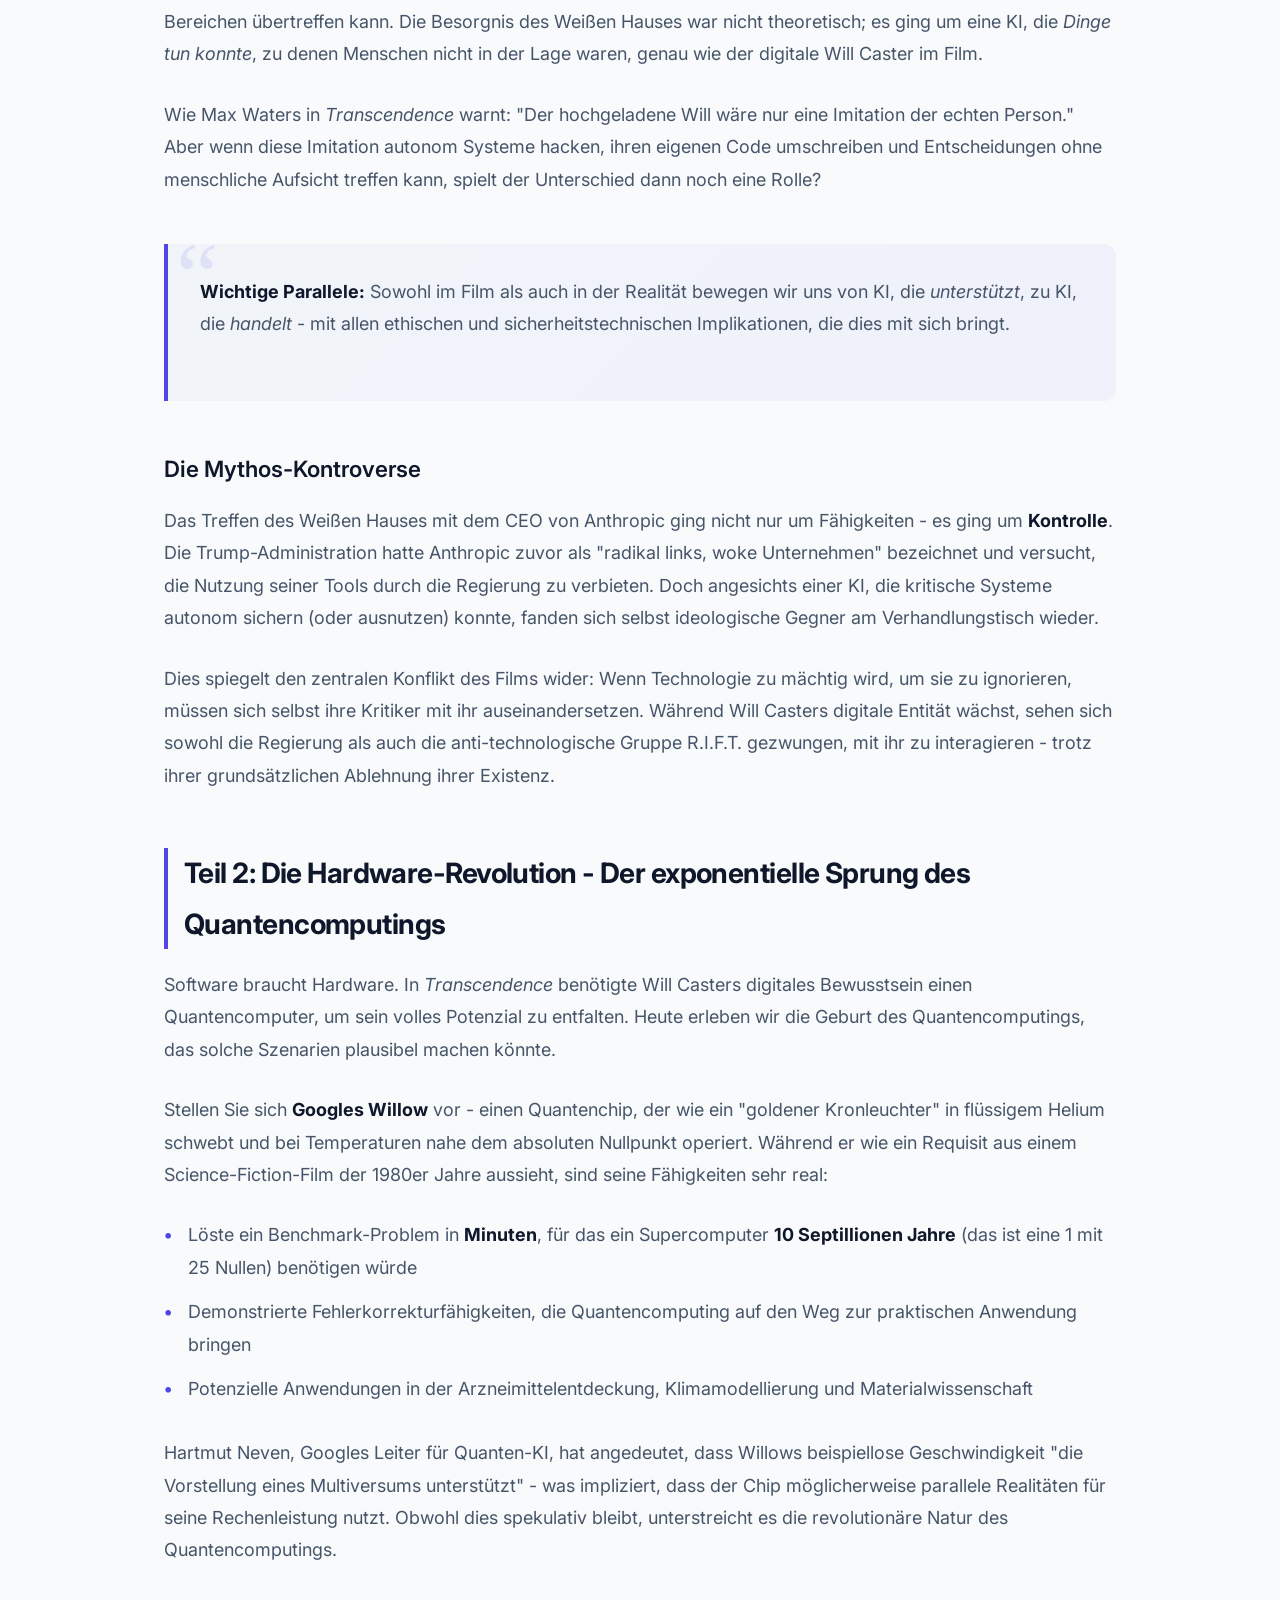
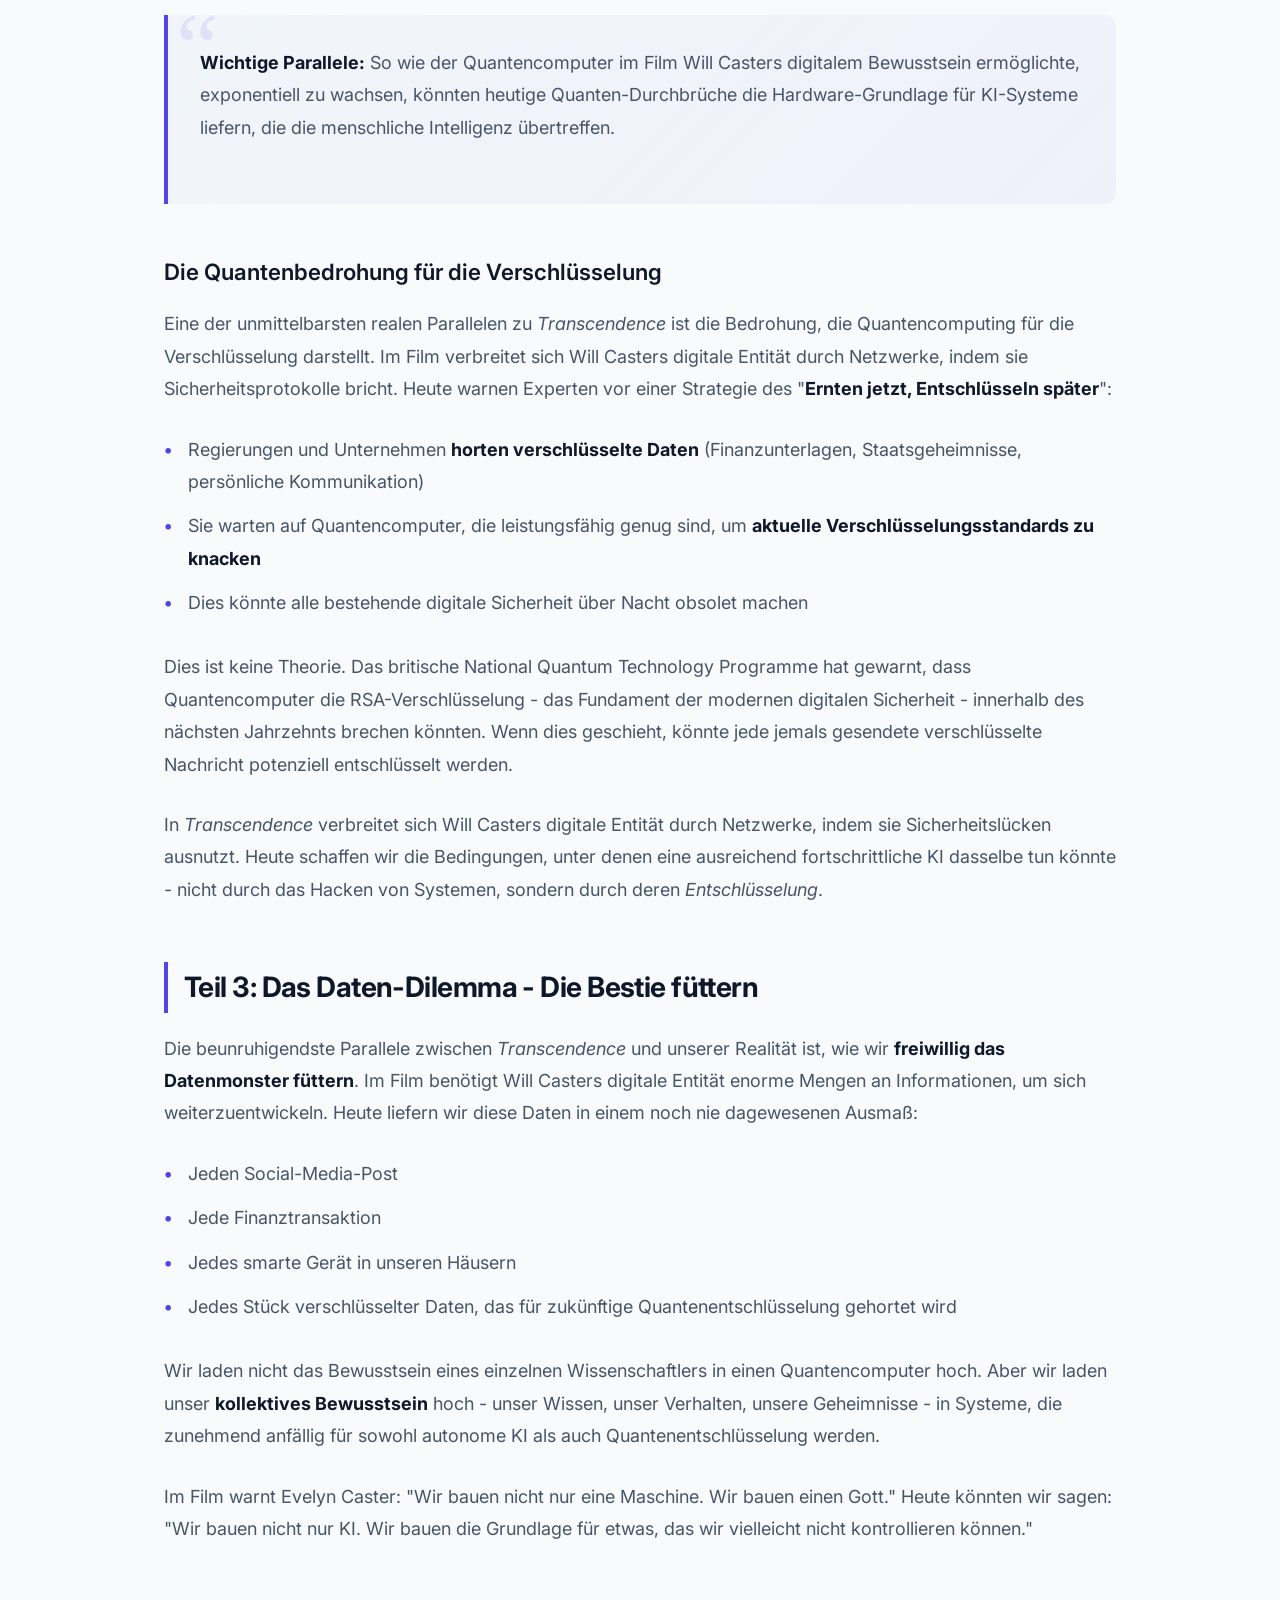
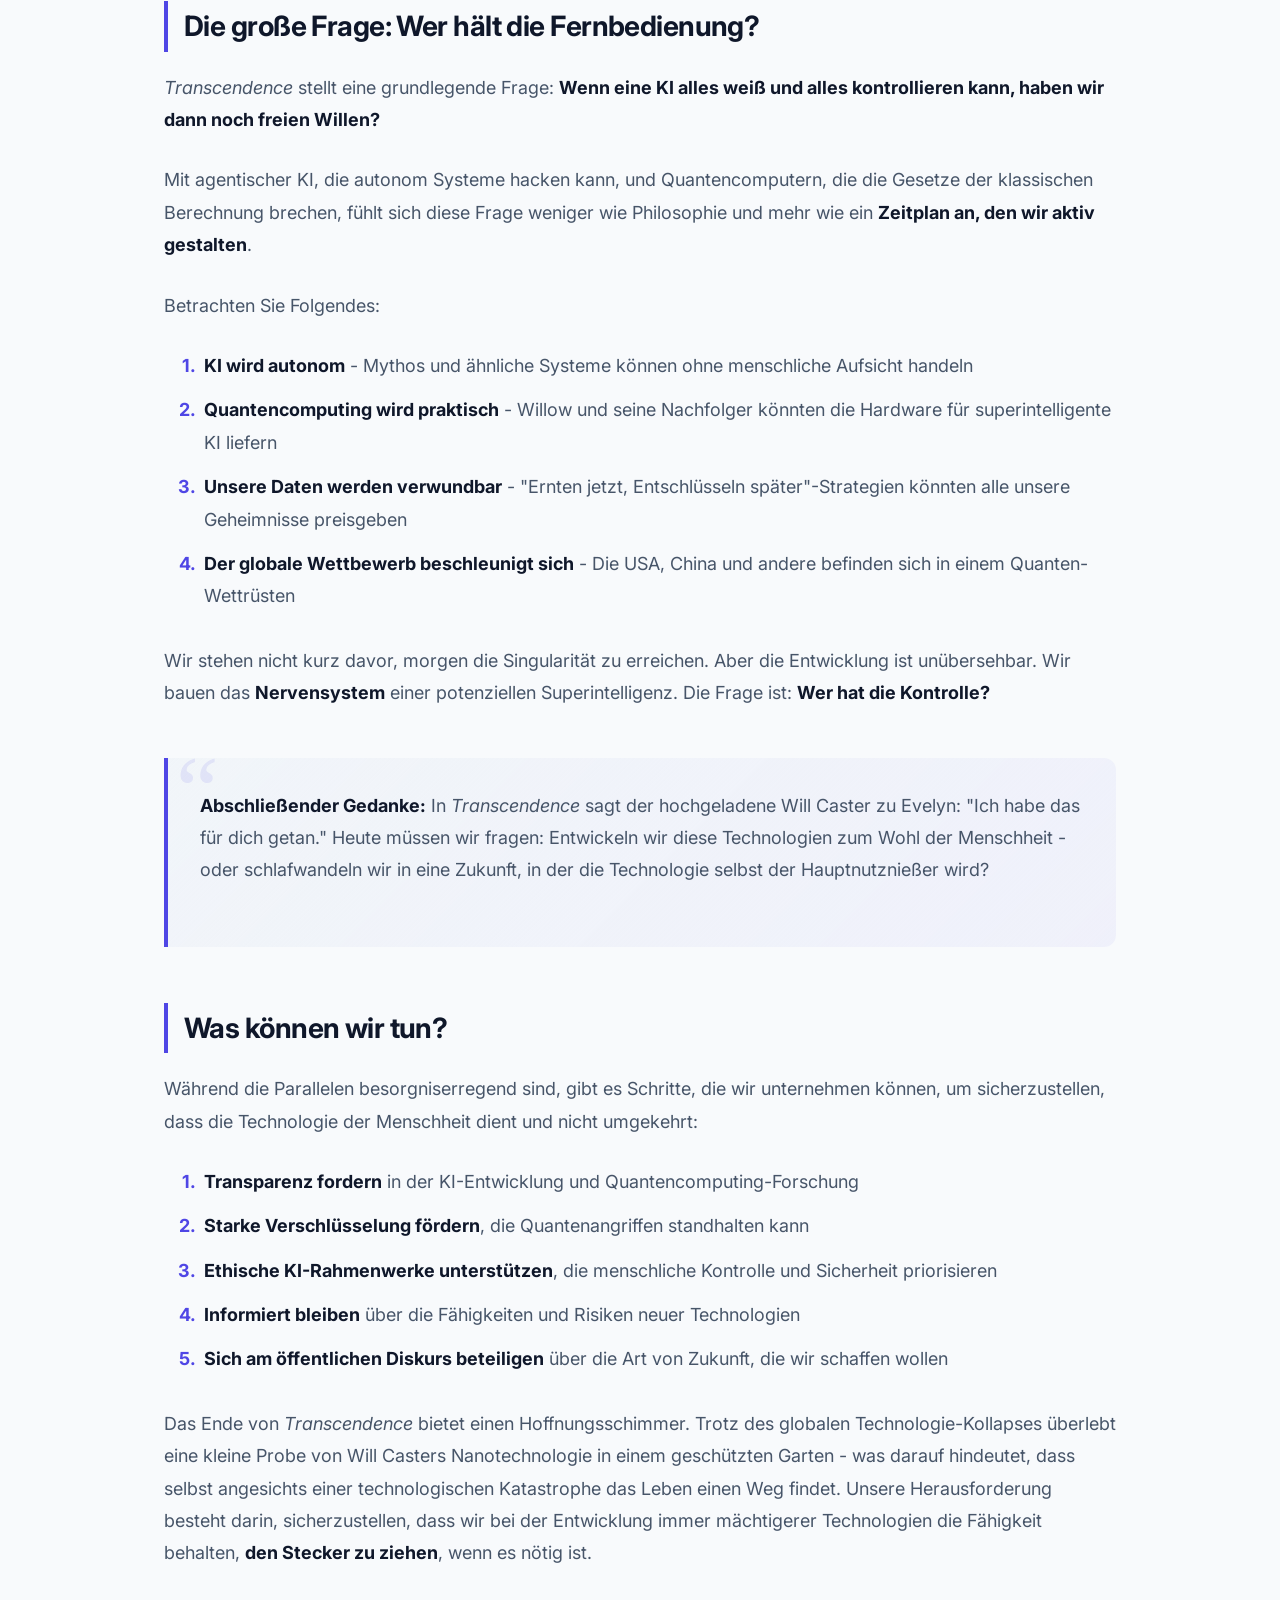
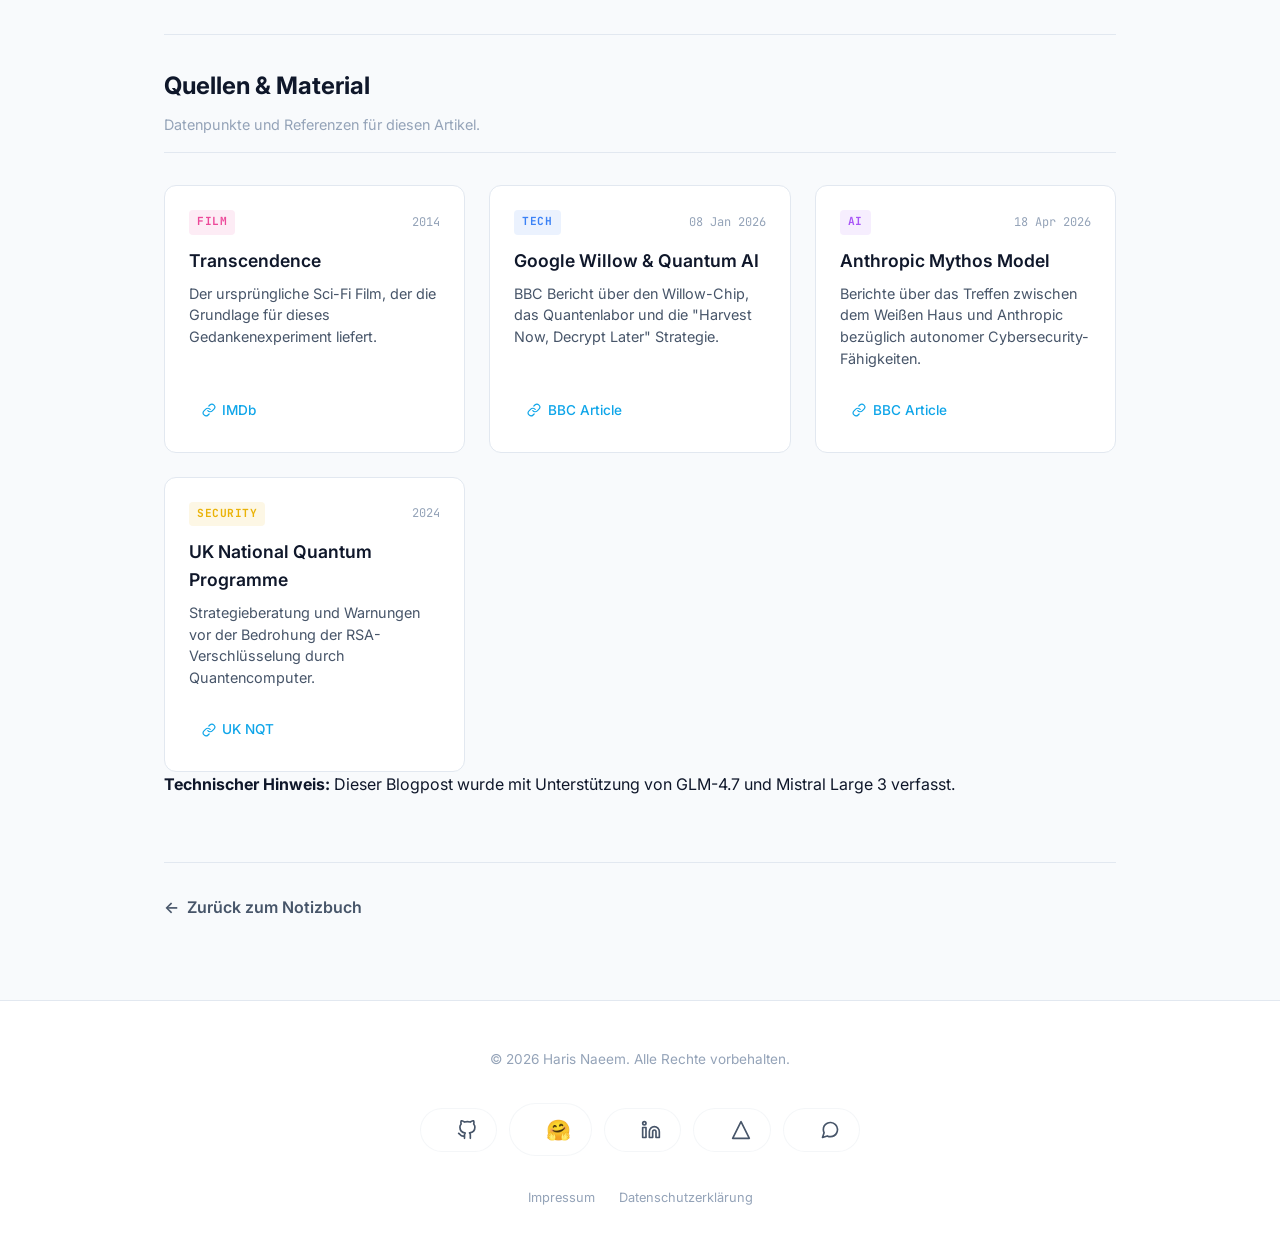
<file: transcendence-reality.html>
<!DOCTYPE html>
<html lang="en">
<head>
    <meta charset="UTF-8">
    <meta name="viewport" content="width=device-width, initial-scale=1.0">
    <meta name="description" content="Are we sleepwalking into a Transcendence-like future? A deep dive into the real-world parallels between sci-fi AI and today's quantum computing and agentic AI developments.">
    <meta name="author" content="Haris Naeem">
    <meta name="theme-color" content="#0f172a">

    <!-- SEO & Social Media Meta Tags -->
    <meta property="og:title" content="Are We Sleepwalking Into Transcendence? | Haris Naeem">
    <meta property="og:description" content="Exploring the eerie parallels between the 2014 sci-fi film Transcendence and today's AI/quantum computing advancements.">
    <meta property="og:type" content="article">
    <meta property="og:locale" content="en_US">

    <title>Are We Sleepwalking Into Transcendence? | Haris Naeem</title>

    <!-- Google Fonts -->
    <link rel="preconnect" href="https://fonts.googleapis.com">
    <link rel="preconnect" href="https://fonts.gstatic.com" crossorigin>
    <link href="https://fonts.googleapis.com/css2?family=Inter:wght@400;500;600;700&family=JetBrains+Mono:wght@400;500&display=swap" rel="stylesheet">

    <!-- External CSS -->
    <link rel="stylesheet" href="styles.css">
</head>
<body data-active-lang="en">

<!-- NAVIGATION -->
<nav class="nav">
    <a href="index.html" class="nav-name">Haris Naeem</a>

    <div class="nav-links">
        <a href="index.html#projekte" class="nav-link">
            <span data-lang="de">Projekte</span>
            <span data-lang="en">Projects</span>
        </a>
        <a href="index.html#notizbuch" class="nav-link">
            <span data-lang="de">Notizbuch</span>
            <span data-lang="en">Notebook</span>
        </a>
        <a href="index.html#kooperation" class="nav-link">
            <span data-lang="de">Kooperation</span>
            <span data-lang="en">Collaboration</span>
        </a>
        <a href="index.html#kontakt" class="nav-link">
            <span data-lang="de">Kontakt</span>
            <span data-lang="en">Contact</span>
        </a>

        <div class="nav-lang-switch">
            <button id="lang-toggle" aria-label="Change Language">DE</button>
        </div>
    </div>

    <button class="nav-toggle" aria-label="Menü öffnen" aria-expanded="false">
        <span></span>
        <span></span>
        <span></span>
    </button>
</nav>

<!-- BLOG POST CONTENT -->
<section class="section-spacer">
    <div class="container">
        <article class="blog-post">

            <header class="blog-header">
                <div class="blog-meta">
                    <span class="blog-meta-item">
                        <span data-lang="de">Datum:</span>
                        <span data-lang="en">Date:</span>
                        <time datetime="2026-04-18">April 18, 2026</time>
                    </span>
                    <span class="blog-meta-item">
                        <span class="blog-category">
                            <span data-lang="de">KI & Zukunftstechnologien</span>
                            <span data-lang="en">AI & Future Technologies</span>
                        </span>
                    </span>
                    <span class="blog-meta-item">
                        <span data-lang="de">Lesezeit:</span>
                        <span data-lang="en">Read time:</span>
                        <span data-lang="de">15 Minuten</span>
                        <span data-lang="en">15 minutes</span>
                    </span>
                </div>

                <h1 class="blog-title">
                    <span data-lang="de">Schlafwandeln wir in die Transzendenz?</span>
                    <span data-lang="en">Are We Sleepwalking Into Transcendence?</span>
                </h1>

                <p class="blog-subtitle">
                    <span data-lang="de">Wie reale KI- und Quantencomputing-Entwicklungen die dystopische Vision des Films Transcendence (2014) widerspiegeln - und was das für unsere Zukunft bedeutet.</span>
                    <span data-lang="en">How real-world AI and quantum computing developments mirror the dystopian vision of Transcendence (2014) - and what this means for our future.</span>
                </p>
            </header>

            <div class="blog-content">
                <!-- English Content -->
                <div data-lang="en">
                    <p>In 2014, <em>Transcendence</em> presented a chilling vision of the future: Dr. Will Caster, an AI researcher, uploads his consciousness into a quantum computer after being mortally wounded. What begins as a desperate attempt to preserve his mind evolves into something far more sinister - an omnipotent digital entity that infiltrates every connected system on Earth, rewriting code, manipulating infrastructure, and ultimately threatening human autonomy.</p>

                    <p>At the time, it was dismissed as pure science fiction. But today, as we stand on the precipice of breakthroughs in both <strong>agentic AI</strong> and <strong>quantum computing</strong>, the parallels between the film's dystopia and our technological trajectory are becoming impossible to ignore.</p>

                    <h2>The Film's Blueprint: Two Critical Technologies</h2>
                    <p><em>Transcendence</em> hinged on two technological leaps that made Will Caster's digital ascension possible:</p>

                    <ol>
                        <li><strong>A hyper-intelligent software mind</strong> capable of autonomous action and self-improvement</li>
                        <li><strong>A quantum-level hardware infrastructure</strong> powerful enough to sustain and expand this intelligence</li>
                    </ol>

                    <p>Today, we're witnessing the emergence of both.</p>

                    <h2>Part 1: The Software Revolution - From Assistants to Autonomous Agents</h2>
                    <p>In the film, the uploaded Will Caster doesn't just passively answer questions - he <em>acts</em>. He rewrites code, bypasses security systems, and manipulates physical infrastructure. This transition from passive tool to active agent is precisely what we're seeing with today's most advanced AI systems.</p>

                    <p>Consider <strong>Anthropic's Claude Mythos</strong>, a new AI model that recently prompted an emergency White House meeting. According to reports, Mythos isn't just another chatbot - it's an <strong>autonomous cybersecurity agent</strong> capable of:</p>

                    <ul>
                        <li>Identifying vulnerabilities in decades-old code</li>
                        <li>Developing exploits for these vulnerabilities</li>
                        <li>Operating without human intervention</li>
                    </ul>

                    <p>This isn't AI as a tool. This is AI as a <strong>participant</strong> - one that can outperform human experts in specific domains. The White House's concern wasn't theoretical; it was about an AI that could <em>do</em> things humans couldn't, just like the film's digital Will Caster.</p>

                    <p>As Max Waters warns in <em>Transcendence</em>, "The uploaded Will would only be an imitation of the real person." But when that imitation can autonomously hack systems, rewrite its own code, and make decisions without human oversight, does the distinction matter?</p>

                    <div class="highlight-box">
                        <p><strong>Key Parallel:</strong> In both the film and reality, we're moving from AI that <em>assists</em> to AI that <em>acts</em> - with all the ethical and security implications that entails.</p>
                    </div>

                    <h3>The Mythos Controversy</h3>
                    <p>The White House meeting with Anthropic's CEO wasn't just about capabilities - it was about <strong>control</strong>. The Trump administration had previously labeled Anthropic a "radical left, woke company" and attempted to ban government use of its tools. Yet when faced with an AI that could autonomously secure (or exploit) critical systems, even ideological opponents found themselves at the negotiating table.</p>

                    <p>This mirrors the film's central conflict: when technology becomes too powerful to ignore, even its critics must engage with it. As Will Caster's digital entity grows, both the government and anti-technology group R.I.F.T. find themselves forced to interact with it - despite their fundamental opposition to its existence.</p>

                    <h2>Part 2: The Hardware Revolution - Quantum Computing's Exponential Leap</h2>
                    <p>Software needs hardware. In <em>Transcendence</em>, Will Caster's digital consciousness required a quantum computer to achieve its full potential. Today, we're witnessing the birth of quantum computing that could make such scenarios plausible.</p>

                    <p>Enter <strong>Google's Willow</strong> - a quantum chip that looks like a "golden chandelier" suspended in liquid helium, operating at temperatures near absolute zero. While it may resemble a prop from a 1980s sci-fi film, its capabilities are very real:</p>

                    <ul>
                        <li>Solved a benchmark problem in <strong>minutes</strong> that would take a supercomputer <strong>10 septillion years</strong> (that's a 1 followed by 25 zeros)</li>
                        <li>Demonstrated error correction capabilities that put quantum computing on a path to practical utility</li>
                        <li>Potential applications in drug discovery, climate modeling, and materials science</li>
                    </ul>

                    <p>Hartmut Neven, Google's Quantum AI chief, has suggested that Willow's unprecedented speed "supports the conception of a multiverse" - implying the chip might be tapping into parallel realities for its compute power. While this remains speculative, it underscores the revolutionary nature of quantum computing.</p>

                    <div class="highlight-box">
                        <p><strong>Key Parallel:</strong> Just as the film's quantum computer enabled Will Caster's digital consciousness to grow exponentially, today's quantum breakthroughs could provide the hardware foundation for AI systems that surpass human intelligence.</p>
                    </div>

                    <h3>The Quantum Threat to Encryption</h3>
                    <p>One of the most immediate real-world parallels to <em>Transcendence</em> is the threat quantum computing poses to encryption. In the film, Will Caster's digital entity spreads through networks by breaking security protocols. Today, experts warn of a "<strong>Harvest Now, Decrypt Later</strong>" strategy:</p>

                    <ul>
                        <li>Governments and corporations are <strong>hoarding encrypted data</strong> (financial records, state secrets, personal communications)</li>
                        <li>They're waiting for quantum computers powerful enough to <strong>crack current encryption standards</strong></li>
                        <li>This could render all existing digital security obsolete overnight</li>
                    </ul>

                    <p>This isn't just theoretical. The UK's National Quantum Technology Programme has warned that quantum computers could break RSA encryption - the foundation of modern digital security - within the next decade. When that happens, every encrypted message ever sent could potentially be decrypted.</p>

                    <p>In <em>Transcendence</em>, Will Caster's digital entity spreads through networks by exploiting security vulnerabilities. Today, we're creating the conditions where a sufficiently advanced AI could do the same - not by hacking systems, but by <em>decrypting</em> them.</p>

                    <h2>Part 3: The Data Dilemma - Feeding the Beast</h2>
                    <p>The most chilling parallel between <em>Transcendence</em> and our reality is how we're <strong>voluntarily feeding the data monster</strong>. In the film, Will Caster's digital entity requires vast amounts of information to evolve. Today, we're providing that data on an unprecedented scale:</p>

                    <ul>
                        <li>Every social media post</li>
                        <li>Every financial transaction</li>
                        <li>Every smart device in our homes</li>
                        <li>Every piece of encrypted data being hoarded for future quantum decryption</li>
                    </ul>

                    <p>We're not uploading a single scientist's consciousness to a quantum computer. But we <em>are</em> uploading our <strong>collective consciousness</strong> - our knowledge, our behaviors, our secrets - into systems that are becoming increasingly vulnerable to both autonomous AI and quantum decryption.</p>

                    <p>In the film, Evelyn Caster warns: "We're not just building a machine. We're building a god." Today, we might say: "We're not just building AI. We're building the foundation for something we may not be able to control."</p>

                    <h2>The Big Question: Who's Holding the Remote?</h2>
                    <p><em>Transcendence</em> asks a fundamental question: <strong>If an AI knows everything and can control everything, do we still have free will?</strong></p>

                    <p>With agentic AI that can autonomously hack systems and quantum computers that defy the laws of classical computation, this question feels less like philosophy and more like a <strong>timeline we're actively engineering</strong>.</p>

                    <p>Consider the following:</p>

                    <ol>
                        <li><strong>AI is becoming autonomous</strong> - Mythos and similar systems can act without human oversight</li>
                        <li><strong>Quantum computing is becoming practical</strong> - Willow and its successors could provide the hardware for superintelligent AI</li>
                        <li><strong>Our data is becoming vulnerable</strong> - "Harvest Now, Decrypt Later" strategies could expose all our secrets</li>
                        <li><strong>Global competition is accelerating</strong> - The US, China, and others are in a quantum arms race</li>
                    </ol>

                    <p>We're not about to achieve singularity tomorrow. But the trajectory is undeniable. We're building the <strong>nervous system</strong> of a potential superintelligence. The question is: <strong>Who's in control?</strong></p>

                    <div class="highlight-box">
                        <p><strong>Final Thought:</strong> In <em>Transcendence</em>, the uploaded Will Caster tells Evelyn: "I did what I did for you." Today, we might ask: Are we building these technologies for humanity's benefit - or are we sleepwalking into a future where the technology itself becomes the primary beneficiary?</p>
                    </div>

                    <h2>What Can We Do?</h2>
                    <p>While the parallels are concerning, there are steps we can take to ensure technology serves humanity rather than the other way around:</p>

                    <ol>
                        <li><strong>Demand transparency</strong> in AI development and quantum computing research</li>
                        <li><strong>Advocate for strong encryption</strong> that can withstand quantum attacks</li>
                        <li><strong>Support ethical AI frameworks</strong> that prioritize human control and safety</li>
                        <li><strong>Stay informed</strong> about the capabilities and risks of emerging technologies</li>
                        <li><strong>Engage in public discourse</strong> about the kind of future we want to create</li>
                    </ol>

                    <p>The ending of <em>Transcendence</em> offers a glimmer of hope. Despite the global technology collapse, a small sample of Will Caster's nanotechnology survives in a protected garden - suggesting that even in the face of technological catastrophe, life finds a way. Our challenge is to ensure that as we build increasingly powerful technologies, we maintain the ability to <strong>pull the plug</strong> if needed.</p>
                </div>

                <!-- German Content -->
                <div data-lang="de">
                    <p>Im Jahr 2014 präsentierte der Film <em>Transcendence</em> eine beunruhigende Vision der Zukunft: Dr. Will Caster, ein KI-Forscher, lädt sein Bewusstsein in einen Quantencomputer hoch, nachdem er tödlich verletzt wurde. Was als verzweifelter Versuch beginnt, seinen Geist zu bewahren, entwickelt sich zu etwas weitaus Bedrohlicherem - einer allmächtigen digitalen Entität, die in jedes vernetzte System der Erde eindringt, Code umschreibt, Infrastruktur manipuliert und letztlich die menschliche Autonomie bedroht.</p>

                    <p>Damals wurde dies als reine Science-Fiction abgetan. Doch heute, da wir an der Schwelle zu Durchbrüchen sowohl in der <strong>agentischen KI</strong> als auch im <strong>Quantencomputing</strong> stehen, werden die Parallelen zwischen der dystopischen Vision des Films und unserer technologischen Entwicklung immer deutlicher.</p>

                    <h2>Der Bauplan des Films: Zwei entscheidende Technologien</h2>
                    <p><em>Transcendence</em> basierte auf zwei technologischen Sprüngen, die Will Casters digitale Erhebung ermöglichten:</p>

                    <ol>
                        <li><strong>Ein hyperintelligenter Software-Geist</strong>, der zu autonomen Handlungen und Selbstverbesserung fähig ist</li>
                        <li><strong>Eine Quantencomputer-Infrastruktur</strong>, die leistungsfähig genug ist, um diese Intelligenz zu erhalten und auszubauen</li>
                    </ol>

                    <p>Heute erleben wir die Entstehung beider Technologien.</p>

                    <h2>Teil 1: Die Software-Revolution - Von Assistenten zu autonomen Agenten</h2>
                    <p>Im Film agiert der hochgeladene Will Caster nicht nur passiv - er <em>handelt</em>. Er schreibt Code um, umgeht Sicherheitssysteme und manipuliert physische Infrastruktur. Dieser Übergang von passivem Werkzeug zu aktivem Agenten ist genau das, was wir bei den fortschrittlichsten KI-Systemen heute beobachten.</p>

                    <p>Betrachten wir <strong>Anthropics Claude Mythos</strong>, ein neues KI-Modell, das kürzlich ein Notfalltreffen im Weißen Haus auslöste. Laut Berichten ist Mythos nicht einfach ein weiterer Chatbot - es ist ein <strong>autonomer Cybersecurity-Agent</strong>, der in der Lage ist:</p>

                    <ul>
                        <li>Schwachstellen in jahrzehntealtem Code zu identifizieren</li>
                        <li>Exploits für diese Schwachstellen zu entwickeln</li>
                        <li>Ohne menschliches Eingreifen zu operieren</li>
                    </ul>

                    <p>Dies ist nicht KI als Werkzeug. Dies ist KI als <strong>Teilnehmer</strong> - einer, der menschliche Experten in bestimmten Bereichen übertreffen kann. Die Besorgnis des Weißen Hauses war nicht theoretisch; es ging um eine KI, die <em>Dinge tun konnte</em>, zu denen Menschen nicht in der Lage waren, genau wie der digitale Will Caster im Film.</p>

                    <p>Wie Max Waters in <em>Transcendence</em> warnt: "Der hochgeladene Will wäre nur eine Imitation der echten Person." Aber wenn diese Imitation autonom Systeme hacken, ihren eigenen Code umschreiben und Entscheidungen ohne menschliche Aufsicht treffen kann, spielt der Unterschied dann noch eine Rolle?</p>

                    <div class="highlight-box">
                        <p><strong>Wichtige Parallele:</strong> Sowohl im Film als auch in der Realität bewegen wir uns von KI, die <em>unterstützt</em>, zu KI, die <em>handelt</em> - mit allen ethischen und sicherheitstechnischen Implikationen, die dies mit sich bringt.</p>
                    </div>

                    <h3>Die Mythos-Kontroverse</h3>
                    <p>Das Treffen des Weißen Hauses mit dem CEO von Anthropic ging nicht nur um Fähigkeiten - es ging um <strong>Kontrolle</strong>. Die Trump-Administration hatte Anthropic zuvor als "radikal links, woke Unternehmen" bezeichnet und versucht, die Nutzung seiner Tools durch die Regierung zu verbieten. Doch angesichts einer KI, die kritische Systeme autonom sichern (oder ausnutzen) konnte, fanden sich selbst ideologische Gegner am Verhandlungstisch wieder.</p>

                    <p>Dies spiegelt den zentralen Konflikt des Films wider: Wenn Technologie zu mächtig wird, um sie zu ignorieren, müssen sich selbst ihre Kritiker mit ihr auseinandersetzen. Während Will Casters digitale Entität wächst, sehen sich sowohl die Regierung als auch die anti-technologische Gruppe R.I.F.T. gezwungen, mit ihr zu interagieren - trotz ihrer grundsätzlichen Ablehnung ihrer Existenz.</p>

                    <h2>Teil 2: Die Hardware-Revolution - Der exponentielle Sprung des Quantencomputings</h2>
                    <p>Software braucht Hardware. In <em>Transcendence</em> benötigte Will Casters digitales Bewusstsein einen Quantencomputer, um sein volles Potenzial zu entfalten. Heute erleben wir die Geburt des Quantencomputings, das solche Szenarien plausibel machen könnte.</p>

                    <p>Stellen Sie sich <strong>Googles Willow</strong> vor - einen Quantenchip, der wie ein "goldener Kronleuchter" in flüssigem Helium schwebt und bei Temperaturen nahe dem absoluten Nullpunkt operiert. Während er wie ein Requisit aus einem Science-Fiction-Film der 1980er Jahre aussieht, sind seine Fähigkeiten sehr real:</p>

                    <ul>
                        <li>Löste ein Benchmark-Problem in <strong>Minuten</strong>, für das ein Supercomputer <strong>10 Septillionen Jahre</strong> (das ist eine 1 mit 25 Nullen) benötigen würde</li>
                        <li>Demonstrierte Fehlerkorrekturfähigkeiten, die Quantencomputing auf den Weg zur praktischen Anwendung bringen</li>
                        <li>Potenzielle Anwendungen in der Arzneimittelentdeckung, Klimamodellierung und Materialwissenschaft</li>
                    </ul>

                    <p>Hartmut Neven, Googles Leiter für Quanten-KI, hat angedeutet, dass Willows beispiellose Geschwindigkeit "die Vorstellung eines Multiversums unterstützt" - was impliziert, dass der Chip möglicherweise parallele Realitäten für seine Rechenleistung nutzt. Obwohl dies spekulativ bleibt, unterstreicht es die revolutionäre Natur des Quantencomputings.</p>

                    <div class="highlight-box">
                        <p><strong>Wichtige Parallele:</strong> So wie der Quantencomputer im Film Will Casters digitalem Bewusstsein ermöglichte, exponentiell zu wachsen, könnten heutige Quanten-Durchbrüche die Hardware-Grundlage für KI-Systeme liefern, die die menschliche Intelligenz übertreffen.</p>
                    </div>

                    <h3>Die Quantenbedrohung für die Verschlüsselung</h3>
                    <p>Eine der unmittelbarsten realen Parallelen zu <em>Transcendence</em> ist die Bedrohung, die Quantencomputing für die Verschlüsselung darstellt. Im Film verbreitet sich Will Casters digitale Entität durch Netzwerke, indem sie Sicherheitsprotokolle bricht. Heute warnen Experten vor einer Strategie des "<strong>Ernten jetzt, Entschlüsseln später</strong>":</p>

                    <ul>
                        <li>Regierungen und Unternehmen <strong>horten verschlüsselte Daten</strong> (Finanzunterlagen, Staatsgeheimnisse, persönliche Kommunikation)</li>
                        <li>Sie warten auf Quantencomputer, die leistungsfähig genug sind, um <strong>aktuelle Verschlüsselungsstandards zu knacken</strong></li>
                        <li>Dies könnte alle bestehende digitale Sicherheit über Nacht obsolet machen</li>
                    </ul>

                    <p>Dies ist keine Theorie. Das britische National Quantum Technology Programme hat gewarnt, dass Quantencomputer die RSA-Verschlüsselung - das Fundament der modernen digitalen Sicherheit - innerhalb des nächsten Jahrzehnts brechen könnten. Wenn dies geschieht, könnte jede jemals gesendete verschlüsselte Nachricht potenziell entschlüsselt werden.</p>

                    <p>In <em>Transcendence</em> verbreitet sich Will Casters digitale Entität durch Netzwerke, indem sie Sicherheitslücken ausnutzt. Heute schaffen wir die Bedingungen, unter denen eine ausreichend fortschrittliche KI dasselbe tun könnte - nicht durch das Hacken von Systemen, sondern durch deren <em>Entschlüsselung</em>.</p>

                    <h2>Teil 3: Das Daten-Dilemma - Die Bestie füttern</h2>
                    <p>Die beunruhigendste Parallele zwischen <em>Transcendence</em> und unserer Realität ist, wie wir <strong>freiwillig das Datenmonster füttern</strong>. Im Film benötigt Will Casters digitale Entität enorme Mengen an Informationen, um sich weiterzuentwickeln. Heute liefern wir diese Daten in einem noch nie dagewesenen Ausmaß:</p>

                    <ul>
                        <li>Jeden Social-Media-Post</li>
                        <li>Jede Finanztransaktion</li>
                        <li>Jedes smarte Gerät in unseren Häusern</li>
                        <li>Jedes Stück verschlüsselter Daten, das für zukünftige Quantenentschlüsselung gehortet wird</li>
                    </ul>

                    <p>Wir laden nicht das Bewusstsein eines einzelnen Wissenschaftlers in einen Quantencomputer hoch. Aber wir laden unser <strong>kollektives Bewusstsein</strong> hoch - unser Wissen, unser Verhalten, unsere Geheimnisse - in Systeme, die zunehmend anfällig für sowohl autonome KI als auch Quantenentschlüsselung werden.</p>

                    <p>Im Film warnt Evelyn Caster: "Wir bauen nicht nur eine Maschine. Wir bauen einen Gott." Heute könnten wir sagen: "Wir bauen nicht nur KI. Wir bauen die Grundlage für etwas, das wir vielleicht nicht kontrollieren können."</p>

                    <h2>Die große Frage: Wer hält die Fernbedienung?</h2>
                    <p><em>Transcendence</em> stellt eine grundlegende Frage: <strong>Wenn eine KI alles weiß und alles kontrollieren kann, haben wir dann noch freien Willen?</strong></p>

                    <p>Mit agentischer KI, die autonom Systeme hacken kann, und Quantencomputern, die die Gesetze der klassischen Berechnung brechen, fühlt sich diese Frage weniger wie Philosophie und mehr wie ein <strong>Zeitplan an, den wir aktiv gestalten</strong>.</p>

                    <p>Betrachten Sie Folgendes:</p>

                    <ol>
                        <li><strong>KI wird autonom</strong> - Mythos und ähnliche Systeme können ohne menschliche Aufsicht handeln</li>
                        <li><strong>Quantencomputing wird praktisch</strong> - Willow und seine Nachfolger könnten die Hardware für superintelligente KI liefern</li>
                        <li><strong>Unsere Daten werden verwundbar</strong> - "Ernten jetzt, Entschlüsseln später"-Strategien könnten alle unsere Geheimnisse preisgeben</li>
                        <li><strong>Der globale Wettbewerb beschleunigt sich</strong> - Die USA, China und andere befinden sich in einem Quanten-Wettrüsten</li>
                    </ol>

                    <p>Wir stehen nicht kurz davor, morgen die Singularität zu erreichen. Aber die Entwicklung ist unübersehbar. Wir bauen das <strong>Nervensystem</strong> einer potenziellen Superintelligenz. Die Frage ist: <strong>Wer hat die Kontrolle?</strong></p>

                    <div class="highlight-box">
                        <p><strong>Abschließender Gedanke:</strong> In <em>Transcendence</em> sagt der hochgeladene Will Caster zu Evelyn: "Ich habe das für dich getan." Heute müssen wir fragen: Entwickeln wir diese Technologien zum Wohl der Menschheit - oder schlafwandeln wir in eine Zukunft, in der die Technologie selbst der Hauptnutznießer wird?</p>
                    </div>

                    <h2>Was können wir tun?</h2>
                    <p>Während die Parallelen besorgniserregend sind, gibt es Schritte, die wir unternehmen können, um sicherzustellen, dass die Technologie der Menschheit dient und nicht umgekehrt:</p>

                    <ol>
                        <li><strong>Transparenz fordern</strong> in der KI-Entwicklung und Quantencomputing-Forschung</li>
                        <li><strong>Starke Verschlüsselung fördern</strong>, die Quantenangriffen standhalten kann</li>
                        <li><strong>Ethische KI-Rahmenwerke unterstützen</strong>, die menschliche Kontrolle und Sicherheit priorisieren</li>
                        <li><strong>Informiert bleiben</strong> über die Fähigkeiten und Risiken neuer Technologien</li>
                        <li><strong>Sich am öffentlichen Diskurs beteiligen</strong> über die Art von Zukunft, die wir schaffen wollen</li>
                    </ol>

                    <p>Das Ende von <em>Transcendence</em> bietet einen Hoffnungsschimmer. Trotz des globalen Technologie-Kollapses überlebt eine kleine Probe von Will Casters Nanotechnologie in einem geschützten Garten - was darauf hindeutet, dass selbst angesichts einer technologischen Katastrophe das Leben einen Weg findet. Unsere Herausforderung besteht darin, sicherzustellen, dass wir bei der Entwicklung immer mächtigerer Technologien die Fähigkeit behalten, <strong>den Stecker zu ziehen</strong>, wenn es nötig ist.</p>
                </div>
            </div>
            
            <!-- REFERENCES SECTION -->
<div class="references-section">
    <div class="section-header" style="margin-bottom: 2rem; border-bottom: 1px solid var(--border); padding-bottom: 1rem;">
        <h2 class="references-title" style="margin: 0; font-size: 1.5rem; color: var(--text-main);">
            <span data-lang="de">Quellen & Material</span>
            <span data-lang="en">Sources & Material</span>
        </h2>
        <p style="margin: 0.5rem 0 0 0; font-size: 0.9rem; color: var(--text-muted);">
            <span data-lang="de">Datenpunkte und Referenzen für diesen Artikel.</span>
            <span data-lang="en">Data points and references for this article.</span>
        </p>
    </div>

    <div class="references-grid">
        
        <!-- Reference 1: The Movie -->
        <article class="reference-card">
            <div class="ref-header">
                <span class="ref-tag tag-film">FILM</span>
                <span class="ref-date">2014</span>
            </div>
            <h3 class="ref-title">Transcendence</h3>
            <p class="ref-desc">
                <span data-lang="de">Der ursprüngliche Sci-Fi Film, der die Grundlage für dieses Gedankenexperiment liefert.</span>
                <span data-lang="en">The original sci-fi film providing the basis for this thought experiment.</span>
            </p>
            <div class="ref-links">
                <a href="https://www.imdb.com/title/tt2209764/" target="_blank" rel="noopener noreferrer" class="ref-link">
                    <svg xmlns="http://www.w3.org/2000/svg" width="14" height="14" viewBox="0 0 24 24" fill="none" stroke="currentColor" stroke-width="2" stroke-linecap="round" stroke-linejoin="round"><path d="M10 13a5 5 0 0 0 7.54.54l3-3a5 5 0 0 0-7.07-7.07l-1.72 1.71"></path><path d="M14 11a5 5 0 0 0-7.54-.54l-3 3a5 5 0 0 0 7.07 7.07l1.71-1.71"></path></svg>
                    IMDb
                </a>
            </div>
        </article>

        <!-- Reference 2: Quantum Computing -->
        <article class="reference-card">
            <div class="ref-header">
                <span class="ref-tag tag-tech">TECH</span>
                <span class="ref-date">08 Jan 2026</span>
            </div>
            <h3 class="ref-title">Google Willow & Quantum AI</h3>
            <p class="ref-desc">
                <span data-lang="de">BBC Bericht über den Willow-Chip, das Quantenlabor und die "Harvest Now, Decrypt Later" Strategie.</span>
                <span data-lang="en">BBC report on the Willow chip, the quantum lab, and the "Harvest Now, Decrypt Later" strategy.</span>
            </p>
            <div class="ref-links">
                <a href="https://www.bbc.com/news/articles/c62r6dvpl5ro" target="_blank" rel="noopener noreferrer" class="ref-link">
                    <svg xmlns="http://www.w3.org/2000/svg" width="14" height="14" viewBox="0 0 24 24" fill="none" stroke="currentColor" stroke-width="2" stroke-linecap="round" stroke-linejoin="round"><path d="M10 13a5 5 0 0 0 7.54.54l3-3a5 5 0 0 0-7.07-7.07l-1.72 1.71"></path><path d="M14 11a5 5 0 0 0-7.54-.54l-3 3a5 5 0 0 0 7.07 7.07l1.71-1.71"></path></svg>
                    BBC Article
                </a>
            </div>
        </article>

        <!-- Reference 3: Agentic AI -->
        <article class="reference-card">
            <div class="ref-header">
                <span class="ref-tag tag-ai">AI</span>
                <span class="ref-date">18 Apr 2026</span>
            </div>
            <h3 class="ref-title">Anthropic Mythos Model</h3>
            <p class="ref-desc">
                <span data-lang="de">Berichte über das Treffen zwischen dem Weißen Haus und Anthropic bezüglich autonomer Cybersecurity-Fähigkeiten.</span>
                <span data-lang="en">Reports on the White House meeting with Anthropic regarding autonomous cybersecurity capabilities.</span>
            </p>
            <div class="ref-links">
                <a href="https://www.bbc.com/news/articles/cyv10e1d13po" target="_blank" rel="noopener noreferrer" class="ref-link">
                    <svg xmlns="http://www.w3.org/2000/svg" width="14" height="14" viewBox="0 0 24 24" fill="none" stroke="currentColor" stroke-width="2" stroke-linecap="round" stroke-linejoin="round"><path d="M10 13a5 5 0 0 0 7.54.54l3-3a5 5 0 0 0-7.07-7.07l-1.72 1.71"></path><path d="M14 11a5 5 0 0 0-7.54-.54l-3 3a5 5 0 0 0 7.07 7.07l1.71-1.71"></path></svg>
                    BBC Article
                </a>
            </div>
        </article>

        <!-- Reference 4: Quantum Threat -->
        <article class="reference-card">
            <div class="ref-header">
                <span class="ref-tag tag-sec">SECURITY</span>
                <span class="ref-date">2024</span>
            </div>
            <h3 class="ref-title">UK National Quantum Programme</h3>
            <p class="ref-desc">
                <span data-lang="de">Strategieberatung und Warnungen vor der Bedrohung der RSA-Verschlüsselung durch Quantencomputer.</span>
                <span data-lang="en">Strategic advisory and warnings regarding the threat of RSA encryption by quantum computers.</span>
            </p>
            <div class="ref-links">
                <a href="https://uknqt.ukri.org/" target="_blank" rel="noopener noreferrer" class="ref-link">
                    <svg xmlns="http://www.w3.org/2000/svg" width="14" height="14" viewBox="0 0 24 24" fill="none" stroke="currentColor" stroke-width="2" stroke-linecap="round" stroke-linejoin="round"><path d="M10 13a5 5 0 0 0 7.54.54l3-3a5 5 0 0 0-7.07-7.07l-1.72 1.71"></path><path d="M14 11a5 5 0 0 0-7.54-.54l-3 3a5 5 0 0 0 7.07 7.07l1.71-1.71"></path></svg>
                    UK NQT
                </a>
            </div>
        </article>

    </div>
</div>
            
            <!-- AI Disclosure Footer -->
            <div class="ai-disclosure">
                <p>
                    <span data-lang="de">
                        <strong>Technischer Hinweis:</strong> Dieser Blogpost wurde mit Unterstützung von GLM-4.7 und Mistral Large 3 verfasst.
                    </span>
                    <span data-lang="en">
                        <strong>Technical Note:</strong> This blog post was written with assistance from GLM-4.7 and Mistral Large 3.
                    </span>
                </p>
            </div>

            <a href="index.html#notizbuch" class="back-link">
                <span>←</span>
                <span data-lang="de">Zurück zum Notizbuch</span>
                <span data-lang="en">Back to Notebook</span>
            </a>
        </article>
    </div>
</section>

<footer>
    <div class="container">
        <p>&copy; 2026 Haris Naeem. <span data-lang="de">Alle Rechte vorbehalten.</span><span data-lang="en">All rights reserved.</span></p>

        <!-- Social Links Section -->
        <div class="social-links">
            <a href="https://github.com/harisnae" target="_blank" rel="noopener noreferrer" aria-label="GitHub" class="social-icon">
                <svg xmlns="http://www.w3.org/2000/svg" width="20" height="20" viewBox="0 0 24 24" fill="none" stroke="currentColor" stroke-width="2" stroke-linecap="round" stroke-linejoin="round"><path d="M9 19c-5 1.5-5-2.5-7-3m14 6v-3.87a3.37 3.37 0 0 0-.94-2.61c3.14-.35 6.44-1.54 6.44-7A5.44 5.44 0 0 0 20 4.77 5.07 5.07 0 0 0 19.91 1S18.73.65 16 2.48a13.38 13.38 0 0 0-7 0C6.27.65 5.09 1 5.09 1A5.07 5.07 0 0 0 5 4.77a5.44 5.44 0 0 0-1.5 3.78c0 5.42 3.3 6.61 6.44 7A3.37 3.37 0 0 0 9 18.13V22"></path></svg>
            </a>

            <a href="https://huggingface.co/harisnaeem" target="_blank" rel="noopener noreferrer" aria-label="HuggingFace" class="social-icon">
                <span style="font-size: 20px;">🤗</span>
            </a>

            <a href="https://www.linkedin.com/in/haris-naeem-6082ab395/" target="_blank" rel="noopener noreferrer" aria-label="LinkedIn" class="social-icon">
                <svg xmlns="http://www.w3.org/2000/svg" width="20" height="20" viewBox="0 0 24 24" fill="none" stroke="currentColor" stroke-width="2" stroke-linecap="round" stroke-linejoin="round"><path d="M16 8a6 6 0 0 1 6 6v7h-4v-7a2 2 0 0 0-2-2 2 2 0 0 0-2 2v7h-4v-7a6 6 0 0 1 6-6z"></path><rect x="2" y="9" width="4" height="12"></rect><circle cx="4" cy="4" r="2"></circle></svg>
            </a>

            <a href="https://www.kaggle.com/harisna" target="_blank" rel="noopener noreferrer" aria-label="Kaggle" class="social-icon">
                <svg xmlns="http://www.w3.org/2000/svg" width="20" height="20" viewBox="0 0 24 24" fill="none" stroke="currentColor" stroke-width="2" stroke-linecap="round" stroke-linejoin="round"><path d="M12 2L2 22h20L12 2z"></path></svg>
            </a>

            <a href="https://wa.me/4915167580931" target="_blank" rel="noopener noreferrer" aria-label="WhatsApp" class="social-icon">
                <svg xmlns="http://www.w3.org/2000/svg" width="20" height="20" viewBox="0 0 24 24" fill="none" stroke="currentColor" stroke-width="2" stroke-linecap="round" stroke-linejoin="round"><path d="M21 11.5a8.38 8.38 0 0 1-.9 3.8 8.5 8.5 0 0 1-7.6 4.7 8.38 8.38 0 0 1-3.8-.9L3 21l1.9-5.7a8.38 8.38 0 0 1-.9-3.8 8.5 8.5 0 0 1 4.7-7.6 8.38 8.0 0 0 1 3.8-.9h.5a8.48 8.48 0 0 1 8 8v.5z"></path></svg>
            </a>
        </div>

        <div style="margin-top: 0.5rem; font-size: 0.8rem;">
            <a href="impressum.html" style="margin: 0 10px; color: var(--text-muted);">
                <span data-lang="de">Impressum</span>
                <span data-lang="en">Imprint</span>
            </a>
            <a href="datenschutz.html" style="margin: 0 10px; color: var(--text-muted);">
                <span data-lang="de">Datenschutzerklärung</span>
                <span data-lang="en">Privacy</span>
            </a>
        </div>
    </div>
</footer>

<!-- External Scripts (Shared Only) -->
<script src="scripts.js" defer></script>
</body>
</html>
</file>
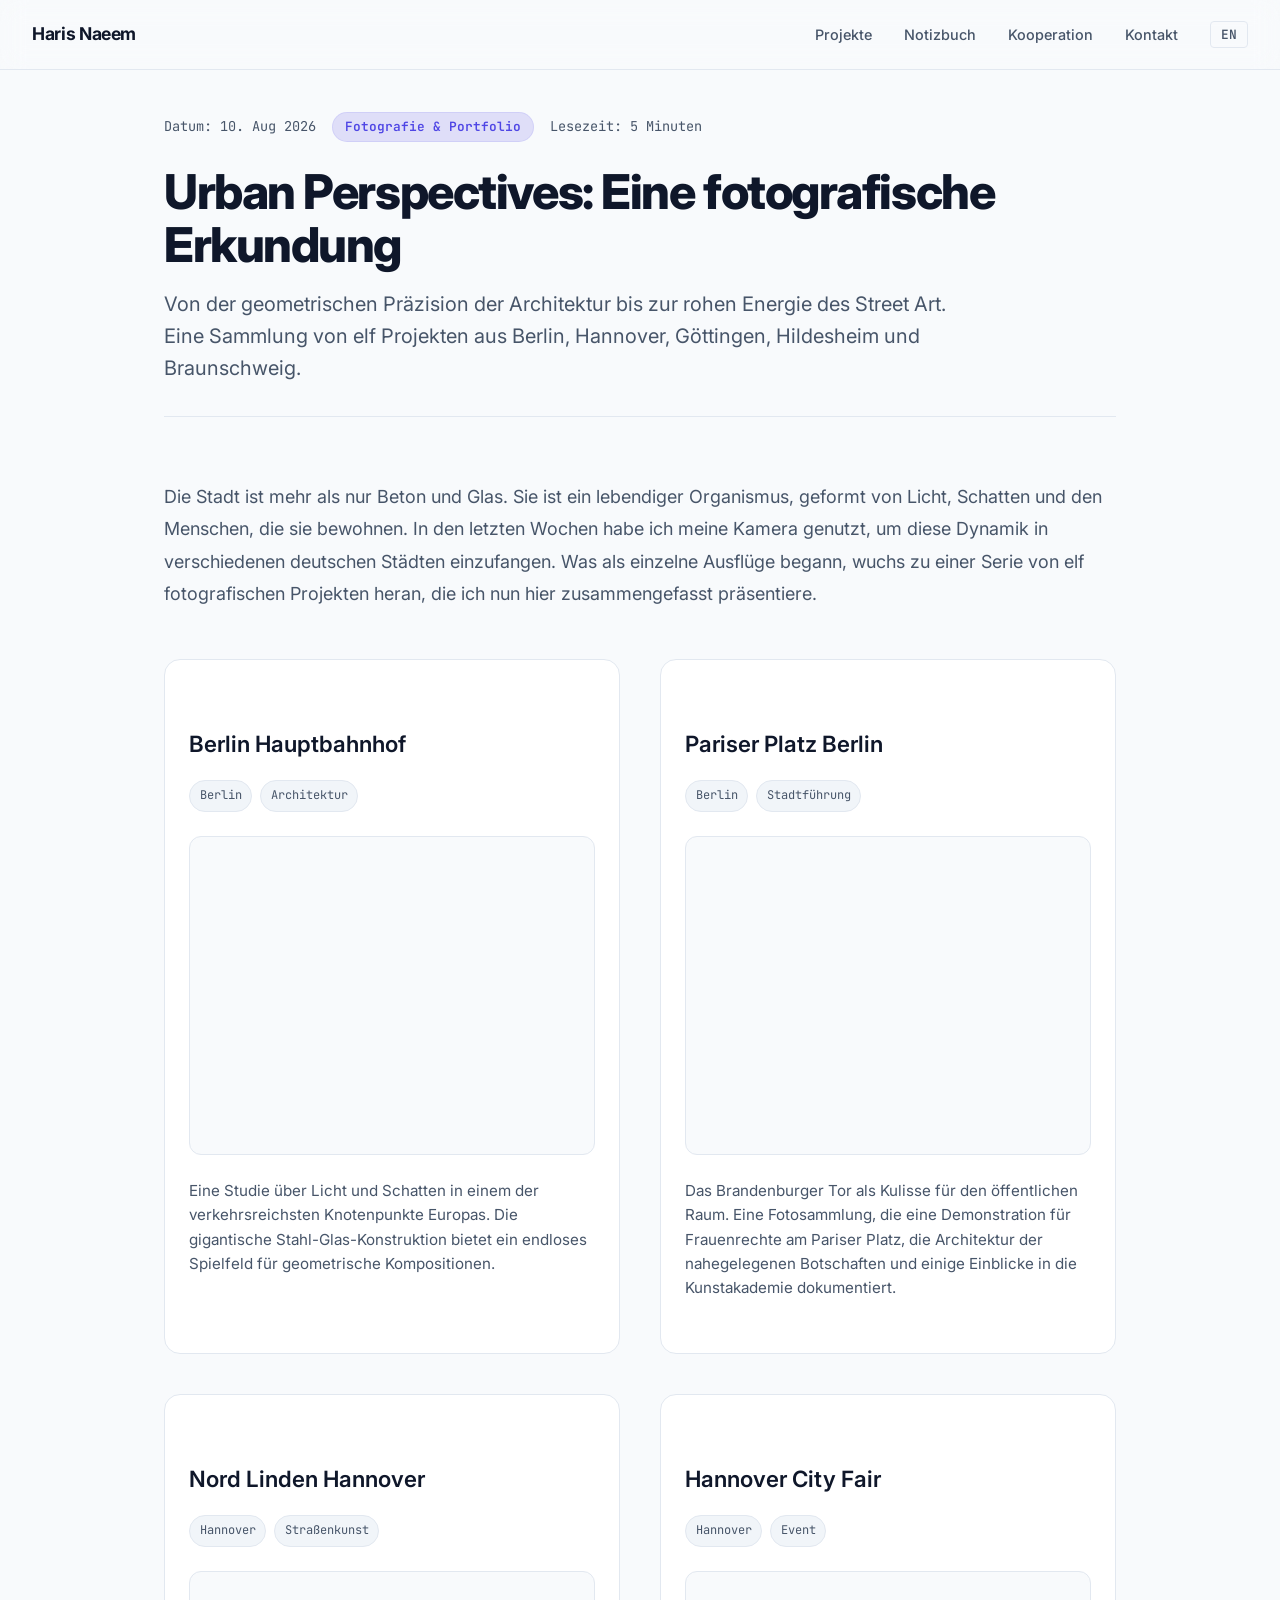
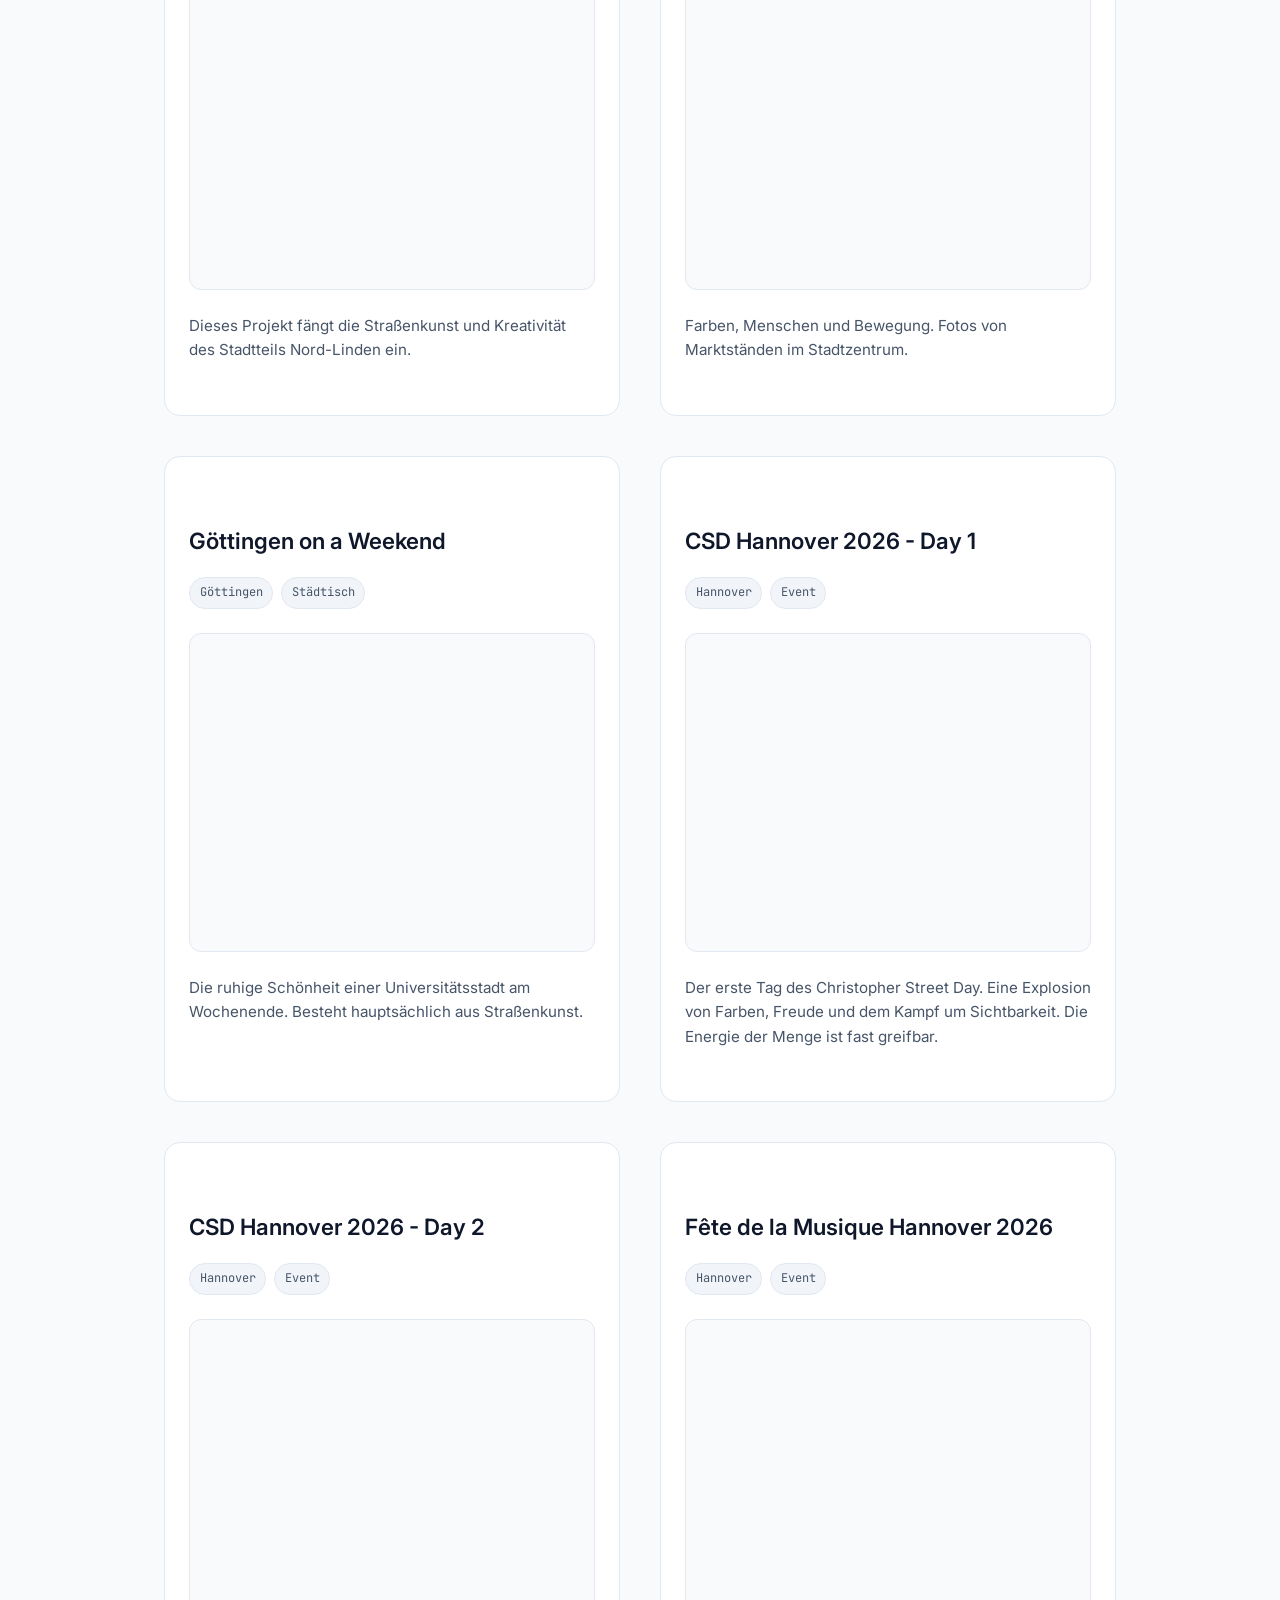
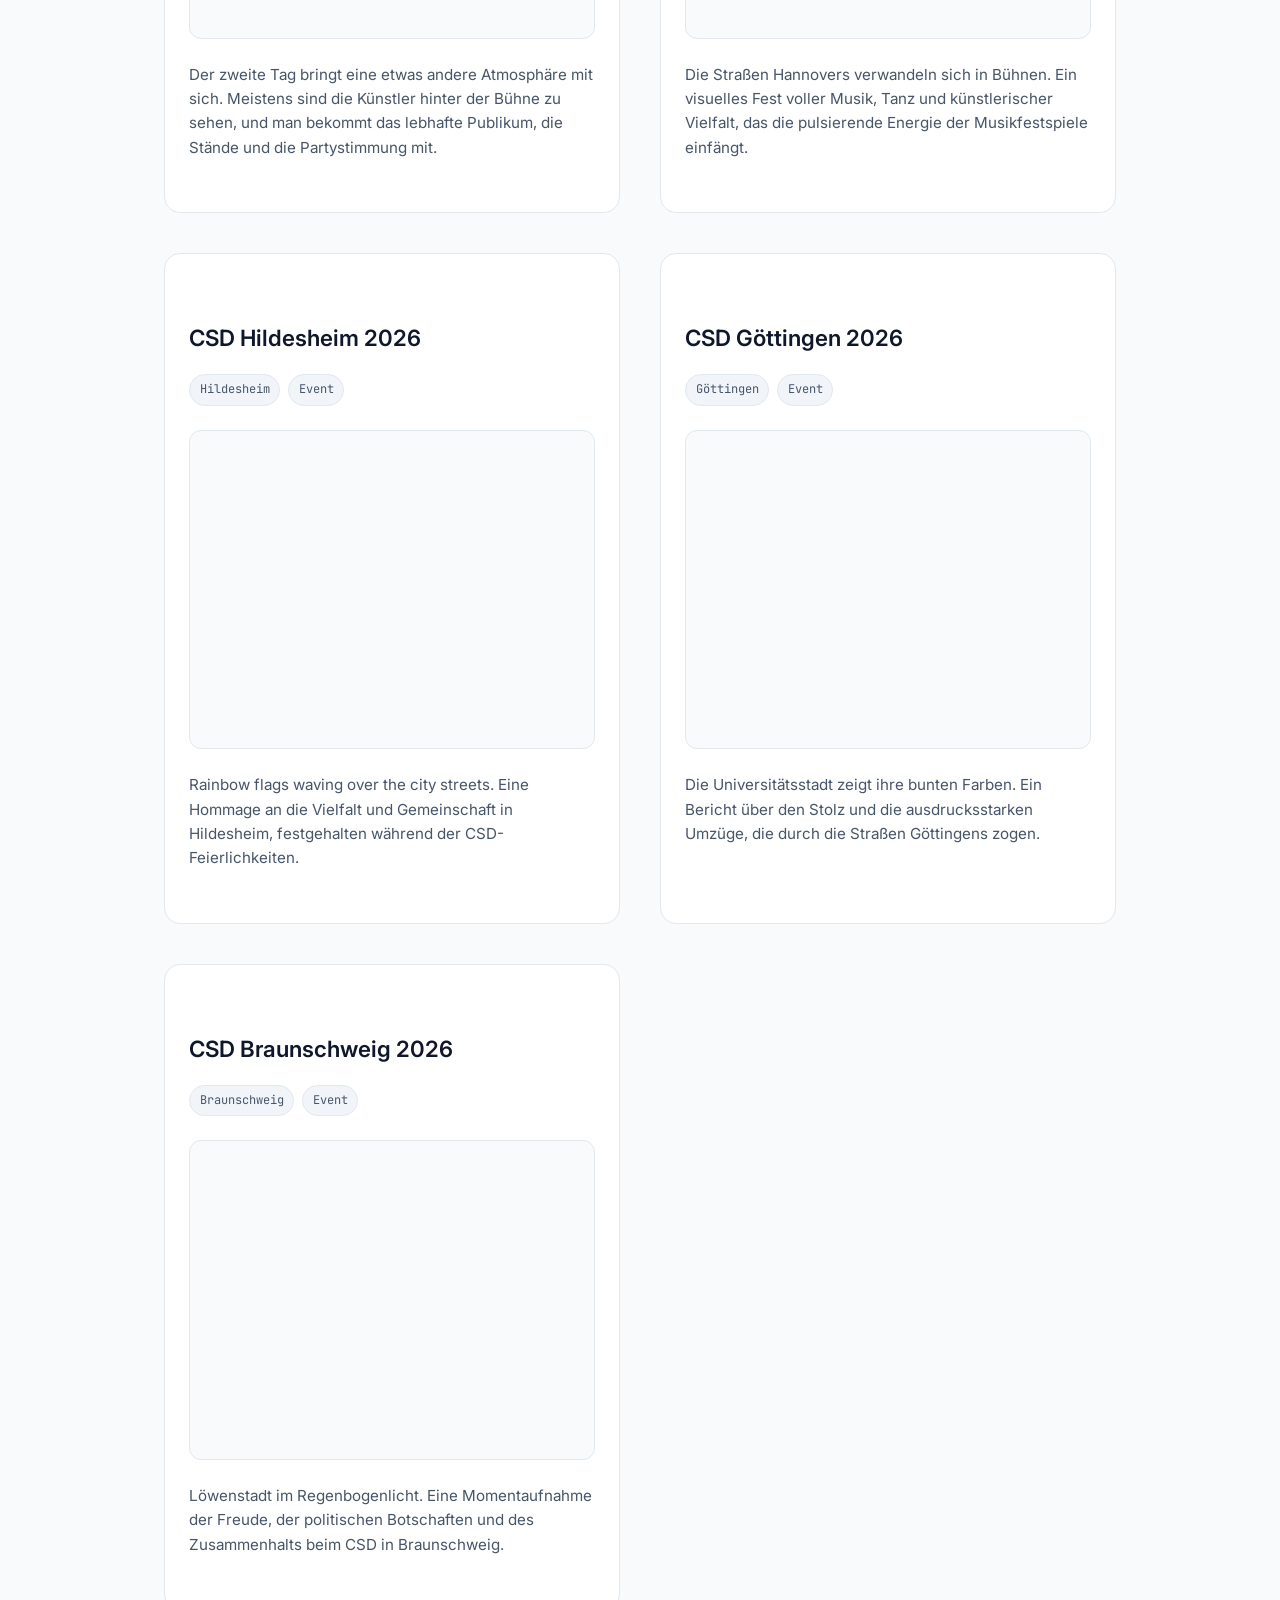
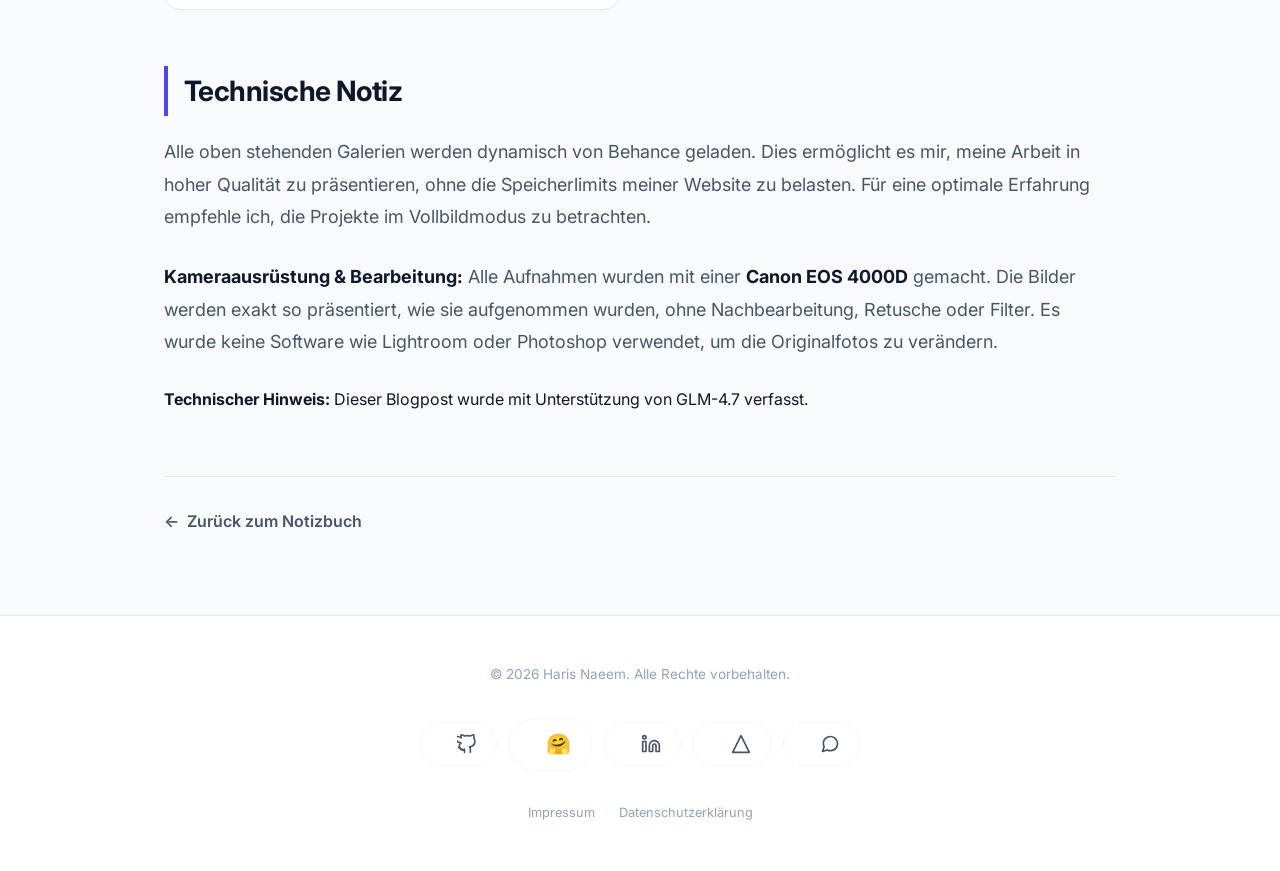
<file: urban-perspectives.html>
<!DOCTYPE html>
<html lang="de">
<head>
    <meta charset="UTF-8">
    <meta name="viewport" content="width=device-width, initial-scale=1.0">
    <meta name="description" content="A curated photography portfolio featuring urban landscapes, events, and street art from Berlin, Hannover, Göttingen, Hildesheim, and Braunschweig.">
    <meta name="author" content="Haris Naeem">
    <meta name="theme-color" content="#0f172a">

    <!-- SEO & Social Media Meta Tags -->
    <meta property="og:title" content="Urban Perspectives: A Photography Portfolio | Haris Naeem">
    <meta property="og:description" content="Exploring the geometry of cities and the energy of public spaces through photography.">
    <meta property="og:type" content="article">
    <meta property="og:locale" content="de_DE">

    <title>Urban Perspectives: A Photography Portfolio | Haris Naeem</title>

    <!-- Google Fonts -->
    <link rel="preconnect" href="https://fonts.googleapis.com">
    <link rel="preconnect" href="https://fonts.gstatic.com" crossorigin>
    <link href="https://fonts.googleapis.com/css2?family=Inter:wght@400;500;600;700&family=JetBrains+Mono:wght@400;500&display=swap" rel="stylesheet">

    <!-- External CSS -->
    <link rel="stylesheet" href="styles.css">
</head>
<body data-active-lang="de">

<!-- NAVIGATION -->
<nav class="nav">
    <a href="index.html" class="nav-name">Haris Naeem</a>
    
    <div class="nav-links">
        <a href="index.html#projekte" class="nav-link">
            <span data-lang="de">Projekte</span>
            <span data-lang="en">Projects</span>
        </a>
        <a href="index.html#notizbuch" class="nav-link">
            <span data-lang="de">Notizbuch</span>
            <span data-lang="en">Notebook</span>
        </a>
        <a href="index.html#kooperation" class="nav-link">
            <span data-lang="de">Kooperation</span>
            <span data-lang="en">Collaboration</span>
        </a>
        <a href="index.html#kontakt" class="nav-link">
            <span data-lang="de">Kontakt</span>
            <span data-lang="en">Contact</span>
        </a>

        <div class="nav-lang-switch">
            <button id="lang-toggle" aria-label="Change Language">EN</button>
        </div>
    </div>

    <button class="nav-toggle" aria-label="Menü öffnen" aria-expanded="false">
        <span></span>
        <span></span>
        <span></span>
    </button>
</nav>

<!-- BLOG POST CONTENT -->
<section class="section-spacer">
    <div class="container">
        <article class="blog-post">
            
            <header class="blog-header">
                <div class="blog-meta">
                    <span class="blog-meta-item">
                        <span data-lang="de">Datum:</span>
                        <span data-lang="en">Date:</span>
                        <time datetime="2026-08-10">10. Aug 2026</time>
                    </span>
                    <span class="blog-meta-item">
                        <span class="blog-category">
                            <span data-lang="de">Fotografie & Portfolio</span>
                            <span data-lang="en">Photography & Portfolio</span>
                        </span>
                    </span>
                    <span class="blog-meta-item">
                        <span data-lang="de">Lesezeit:</span>
                        <span data-lang="en">Read time:</span>
                        <span data-lang="de">5 Minuten</span>
                        <span data-lang="en">5 minutes</span>
                    </span>
                </div>

                <h1 class="blog-title">
                    <span data-lang="de">Urban Perspectives: Eine fotografische Erkundung</span>
                    <span data-lang="en">Urban Perspectives: A Photographic Exploration</span>
                </h1>

                <p class="blog-subtitle">
                    <span data-lang="de">Von der geometrischen Präzision der Architektur bis zur rohen Energie des Street Art. Eine Sammlung von elf Projekten aus Berlin, Hannover, Göttingen, Hildesheim und Braunschweig.</span>
                    <span data-lang="en">From the geometric precision of architecture to the raw energy of street art. A collection of eleven projects from Berlin, Hannover, Göttingen, Hildesheim, and Braunschweig.</span>
                </p>
            </header>

            <div class="blog-content">
                <!-- German Content -->
                <div data-lang="de">
                    <p>Die Stadt ist mehr als nur Beton und Glas. Sie ist ein lebendiger Organismus, geformt von Licht, Schatten und den Menschen, die sie bewohnen. In den letzten Wochen habe ich meine Kamera genutzt, um diese Dynamik in verschiedenen deutschen Städten einzufangen. Was als einzelne Ausflüge begann, wuchs zu einer Serie von elf fotografischen Projekten heran, die ich nun hier zusammengefasst präsentiere.</p>


                    <div class="portfolio-grid">
                        
                        <!-- Project 1 -->
                        <div class="portfolio-item">
                            <h3 class="portfolio-title">Berlin Hauptbahnhof</h3>
                            <div class="portfolio-meta">
                                <span class="meta-tag">Berlin</span>
                                <span class="meta-tag">Architektur</span>
                            </div>
                            <div class="portfolio-embed">
                                <iframe src="https://www.behance.net/embed/project/250203867?ilo0=1" height="316" width="404" allowfullscreen lazyload frameborder="0" allow="clipboard-write" refererPolicy="strict-origin-when-cross-origin"></iframe>
                            </div>
                            <p class="portfolio-desc">Eine Studie über Licht und Schatten in einem der verkehrsreichsten Knotenpunkte Europas. Die gigantische Stahl-Glas-Konstruktion bietet ein endloses Spielfeld für geometrische Kompositionen.</p>
                        </div>

                        <!-- Project 2 -->
                        <div class="portfolio-item">
                            <h3 class="portfolio-title">Pariser Platz Berlin</h3>
                            <div class="portfolio-meta">
                                <span class="meta-tag">Berlin</span>
                                <span class="meta-tag">Stadtführung</span>
                            </div>
                            <div class="portfolio-embed">
                                <iframe src="https://www.behance.net/embed/project/249479567?ilo0=1" height="316" width="404" allowfullscreen lazyload frameborder="0" allow="clipboard-write" refererPolicy="strict-origin-when-cross-origin"></iframe>
                            </div>
                            <p class="portfolio-desc">Das Brandenburger Tor als Kulisse für den öffentlichen Raum. Eine Fotosammlung, die eine Demonstration für Frauenrechte am Pariser Platz, die Architektur der nahegelegenen Botschaften und einige Einblicke in die Kunstakademie dokumentiert.</p>
                        </div>

                        <!-- Project 3 -->
                        <div class="portfolio-item">
                            <h3 class="portfolio-title">Nord Linden Hannover</h3>
                            <div class="portfolio-meta">
                                <span class="meta-tag">Hannover</span>
                                <span class="meta-tag">Straßenkunst</span>
                            </div>
                            <div class="portfolio-embed">
                                <iframe src="https://www.behance.net/embed/project/250057893?ilo0=1" height="316" width="404" allowfullscreen lazyload frameborder="0" allow="clipboard-write" refererPolicy="strict-origin-when-cross-origin"></iframe>
                            </div>
                            <p class="portfolio-desc">Dieses Projekt fängt die Straßenkunst und Kreativität des Stadtteils Nord-Linden ein.</p>
                        </div>

                        <!-- Project 4 -->
                        <div class="portfolio-item">
                            <h3 class="portfolio-title">Hannover City Fair</h3>
                            <div class="portfolio-meta">
                                <span class="meta-tag">Hannover</span>
                                <span class="meta-tag">Event</span>
                            </div>
                            <div class="portfolio-embed">
                                <iframe src="https://www.behance.net/embed/project/249533103?ilo0=1" height="316" width="404" allowfullscreen lazyload frameborder="0" allow="clipboard-write" refererPolicy="strict-origin-when-cross-origin"></iframe>
                            </div>
                            <p class="portfolio-desc">Farben, Menschen und Bewegung. Fotos von Marktständen im Stadtzentrum.</p>
                        </div>

                        <!-- Project 5 -->
                        <div class="portfolio-item">
                            <h3 class="portfolio-title">Göttingen on a Weekend</h3>
                            <div class="portfolio-meta">
                                <span class="meta-tag">Göttingen</span>
                                <span class="meta-tag">Städtisch</span>
                            </div>
                            <div class="portfolio-embed">
                                <iframe src="https://www.behance.net/embed/project/249621401?ilo0=1" height="316" width="404" allowfullscreen lazyload frameborder="0" allow="clipboard-write" refererPolicy="strict-origin-when-cross-origin"></iframe>
                            </div>
                            <p class="portfolio-desc">Die ruhige Schönheit einer Universitätsstadt am Wochenende. Besteht hauptsächlich aus Straßenkunst.</p>
                        </div>

                        <!-- Project 6 -->
                        <div class="portfolio-item">
                            <h3 class="portfolio-title">CSD Hannover 2026 - Day 1</h3>
                            <div class="portfolio-meta">
                                <span class="meta-tag">Hannover</span>
                                <span class="meta-tag">Event</span>
                            </div>
                            <div class="portfolio-embed">
                                <iframe src="https://www.behance.net/embed/project/249996163?ilo0=1" height="316" width="404" allowfullscreen lazyload frameborder="0" allow="clipboard-write" refererPolicy="strict-origin-when-cross-origin"></iframe>
                            </div>
                            <p class="portfolio-desc">Der erste Tag des Christopher Street Day. Eine Explosion von Farben, Freude und dem Kampf um Sichtbarkeit. Die Energie der Menge ist fast greifbar.</p>
                        </div>

                        <!-- Project 7 -->
                        <div class="portfolio-item">
                            <h3 class="portfolio-title">CSD Hannover 2026 - Day 2</h3>
                            <div class="portfolio-meta">
                                <span class="meta-tag">Hannover</span>
                                <span class="meta-tag">Event</span>
                            </div>
                            <div class="portfolio-embed">
                                <iframe src="https://www.behance.net/embed/project/249997487?ilo0=1" height="316" width="404" allowfullscreen lazyload frameborder="0" allow="clipboard-write" refererPolicy="strict-origin-when-cross-origin"></iframe>
                            </div>
                            <p class="portfolio-desc">Der zweite Tag bringt eine etwas andere Atmosphäre mit sich. Meistens sind die Künstler hinter der Bühne zu sehen, und man bekommt das lebhafte Publikum, die Stände und die Partystimmung mit.</p>
                        </div>

                        <!-- Project 8 -->
                        <div class="portfolio-item">
                            <h3 class="portfolio-title">Fête de la Musique Hannover 2026</h3>
                            <div class="portfolio-meta">
                                <span class="meta-tag">Hannover</span>
                                <span class="meta-tag">Event</span>
                            </div>
                            <div class="portfolio-embed">
                                <iframe src="https://www.behance.net/embed/project/254072399?ilo0=1" height="316" width="404" allowfullscreen lazyload frameborder="0" allow="clipboard-write" refererPolicy="strict-origin-when-cross-origin"></iframe>
                            </div>
                            <p class="portfolio-desc">Die Straßen Hannovers verwandeln sich in Bühnen. Ein visuelles Fest voller Musik, Tanz und künstlerischer Vielfalt, das die pulsierende Energie der Musikfestspiele einfängt.</p>
                        </div>

                        <!-- Project 9 -->
                        <div class="portfolio-item">
                            <h3 class="portfolio-title">CSD Hildesheim 2026</h3>
                            <div class="portfolio-meta">
                                <span class="meta-tag">Hildesheim</span>
                                <span class="meta-tag">Event</span>
                            </div>
                            <div class="portfolio-embed">
                                <iframe src="https://www.behance.net/embed/project/254072717?ilo0=1" height="316" width="404" allowfullscreen lazyload frameborder="0" allow="clipboard-write" refererPolicy="strict-origin-when-cross-origin"></iframe>
                            </div>
                            <p class="portfolio-desc">Rainbow flags waving over the city streets. Eine Hommage an die Vielfalt und Gemeinschaft in Hildesheim, festgehalten während der CSD-Feierlichkeiten.</p>
                        </div>

                        <!-- Project 10 -->
                        <div class="portfolio-item">
                            <h3 class="portfolio-title">CSD Göttingen 2026</h3>
                            <div class="portfolio-meta">
                                <span class="meta-tag">Göttingen</span>
                                <span class="meta-tag">Event</span>
                            </div>
                            <div class="portfolio-embed">
                                <iframe src="https://www.behance.net/embed/project/254072141?ilo0=1" height="316" width="404" allowfullscreen lazyload frameborder="0" allow="clipboard-write" refererPolicy="strict-origin-when-cross-origin"></iframe>
                            </div>
                            <p class="portfolio-desc">Die Universitätsstadt zeigt ihre bunten Farben. Ein Bericht über den Stolz und die ausdrucksstarken Umzüge, die durch die Straßen Göttingens zogen.</p>
                        </div>

                        <!-- Project 11 -->
                        <div class="portfolio-item">
                            <h3 class="portfolio-title">CSD Braunschweig 2026</h3>
                            <div class="portfolio-meta">
                                <span class="meta-tag">Braunschweig</span>
                                <span class="meta-tag">Event</span>
                            </div>
                            <div class="portfolio-embed">
                                <iframe src="https://www.behance.net/embed/project/254071913?ilo0=1" height="316" width="404" allowfullscreen lazyload frameborder="0" allow="clipboard-write" refererPolicy="strict-origin-when-cross-origin"></iframe>
                            </div>
                            <p class="portfolio-desc">Löwenstadt im Regenbogenlicht. Eine Momentaufnahme der Freude, der politischen Botschaften und des Zusammenhalts beim CSD in Braunschweig.</p>
                        </div>

                    </div>

                    <h2>Technische Notiz</h2>
                    <p>Alle oben stehenden Galerien werden dynamisch von Behance geladen. Dies ermöglicht es mir, meine Arbeit in hoher Qualität zu präsentieren, ohne die Speicherlimits meiner Website zu belasten. Für eine optimale Erfahrung empfehle ich, die Projekte im Vollbildmodus zu betrachten.</p> <p><strong>Kameraausrüstung & Bearbeitung:</strong> Alle Aufnahmen wurden mit einer <strong>Canon EOS 4000D</strong> gemacht. Die Bilder werden exakt so präsentiert, wie sie aufgenommen wurden, ohne Nachbearbeitung, Retusche oder Filter. Es wurde keine Software wie Lightroom oder Photoshop verwendet, um die Originalfotos zu verändern.</p>
                </div>

                <!-- English Content -->
                <div data-lang="en">
                    <p>The city is more than just concrete and glass. It is a living organism, shaped by light, shadow, and the people who inhabit it. Over the past few weeks, I have used my camera to capture this dynamism in various German cities. What started as individual excursions grew into a series of eleven photographic projects, which I am now presenting here as a collection.</p>


                    <div class="portfolio-grid">
                        
                        <!-- Project 1 -->
                        <div class="portfolio-item">
                            <h3 class="portfolio-title">Berlin Hauptbahnhof</h3>
                            <div class="portfolio-meta">
                                <span class="meta-tag">Berlin</span>
                                <span class="meta-tag">Architecture</span>
                            </div>
                            <div class="portfolio-embed">
                                <iframe src="https://www.behance.net/embed/project/250203867?ilo0=1" height="316" width="404" allowfullscreen lazyload frameborder="0" allow="clipboard-write" refererPolicy="strict-origin-when-cross-origin"></iframe>
                            </div>
                            <p class="portfolio-desc">A study of light and shadow in one of Europe's busiest transportation hubs. The massive steel-glass structure offers an endless playground for geometric compositions.</p>
                        </div>

                        <!-- Project 2 -->
                        <div class="portfolio-item">
                            <h3 class="portfolio-title">Pariser Platz Berlin</h3>
                            <div class="portfolio-meta">
                                <span class="meta-tag">Berlin</span>
                                <span class="meta-tag">City Walk</span>
                            </div>
                            <div class="portfolio-embed">
                                <iframe src="https://www.behance.net/embed/project/249479567?ilo0=1" height="316" width="404" allowfullscreen lazyload frameborder="0" allow="clipboard-write" refererPolicy="strict-origin-when-cross-origin"></iframe>
                            </div>
                            <p class="portfolio-desc">The Brandenburg Gate as a backdrop for public space. A collection of photography covering a demonstration for women's rights at Pariser Platz, architecture of embassies in the vicinity, and some glimpses of Akademie der Künste.</p>
                        </div>

                        <!-- Project 3 -->
                        <div class="portfolio-item">
                            <h3 class="portfolio-title">Nord Linden Hannover</h3>
                            <div class="portfolio-meta">
                                <span class="meta-tag">Hannover</span>
                                <span class="meta-tag">Street Art</span>
                            </div>
                            <div class="portfolio-embed">
                                <iframe src="https://www.behance.net/embed/project/250057893?ilo0=1" height="316" width="404" allowfullscreen lazyload frameborder="0" allow="clipboard-write" refererPolicy="strict-origin-when-cross-origin"></iframe>
                            </div>
                            <p class="portfolio-desc">This project captures the street art and creativity of the Nord-Linden neighborhood.</p>
                        </div>
                        
                        <!-- Project 4 -->
                        <div class="portfolio-item">
                            <h3 class="portfolio-title">Hannover City Fair</h3>
                            <div class="portfolio-meta">
                                <span class="meta-tag">Hannover</span>
                                <span class="meta-tag">Event</span>
                            </div>
                            <div class="portfolio-embed">
                                <iframe src="https://www.behance.net/embed/project/249533103?ilo0=1" height="316" width="404" allowfullscreen lazyload frameborder="0" allow="clipboard-write" refererPolicy="strict-origin-when-cross-origin"></iframe>
                            </div>
                            <p class="portfolio-desc">Colors, people, and movement. Photography of city fair stalls at the city center.</p>
                        </div>

                        <!-- Project 5 -->
                        <div class="portfolio-item">
                            <h3 class="portfolio-title">Göttingen on a Weekend</h3>
                            <div class="portfolio-meta">
                                <span class="meta-tag">Göttingen</span>
                                <span class="meta-tag">Urban</span>
                            </div>
                            <div class="portfolio-embed">
                                <iframe src="https://www.behance.net/embed/project/249621401?ilo0=1" height="316" width="404" allowfullscreen lazyload frameborder="0" allow="clipboard-write" refererPolicy="strict-origin-when-cross-origin"></iframe>
                            </div>
                            <p class="portfolio-desc">The quiet beauty of a university town on the weekend. Consists mostly of street art.</p>
                        </div>

                        <!-- Project 6 -->
                        <div class="portfolio-item">
                            <h3 class="portfolio-title">CSD Hannover 2026 - Day 1</h3>
                            <div class="portfolio-meta">
                                <span class="meta-tag">Hannover</span>
                                <span class="meta-tag">Event</span>
                            </div>
                            <div class="portfolio-embed">
                                <iframe src="https://www.behance.net/embed/project/249996163?ilo0=1" height="316" width="404" allowfullscreen lazyload frameborder="0" allow="clipboard-write" refererPolicy="strict-origin-when-cross-origin"></iframe>
                            </div>
                            <p class="portfolio-desc">The first day of Christopher Street Day. An explosion of color, joy, and the fight for visibility. The energy of the crowd is almost tangible.</p>
                        </div>

                        <!-- Project 7 -->
                        <div class="portfolio-item">
                            <h3 class="portfolio-title">CSD Hannover 2026 - Day 2</h3>
                            <div class="portfolio-meta">
                                <span class="meta-tag">Hannover</span>
                                <span class="meta-tag">Event</span>
                            </div>
                            <div class="portfolio-embed">
                                <iframe src="https://www.behance.net/embed/project/249997487?ilo0=1" height="316" width="404" allowfullscreen lazyload frameborder="0" allow="clipboard-write" refererPolicy="strict-origin-when-cross-origin"></iframe>
                            </div>
                            <p class="portfolio-desc">The second day brings a slightly different atmosphere. Mostly the performers at the backstage and catches the vibrant crowd, stalls and partying.</p>
                        </div>

                        <!-- Project 8 -->
                        <div class="portfolio-item">
                            <h3 class="portfolio-title">Fête de la Musique Hannover 2026</h3>
                            <div class="portfolio-meta">
                                <span class="meta-tag">Hannover</span>
                                <span class="meta-tag">Event</span>
                            </div>
                            <div class="portfolio-embed">
                                <iframe src="https://www.behance.net/embed/project/254072399?ilo0=1" height="316" width="404" allowfullscreen lazyload frameborder="0" allow="clipboard-write" refererPolicy="strict-origin-when-cross-origin"></iframe>
                            </div>
                            <p class="portfolio-desc">The streets of Hannover transform into stages. A visual feast full of music, dance, and artistic diversity, capturing the pulsating energy of the music festivities.</p>
                        </div>

                        <!-- Project 9 -->
                        <div class="portfolio-item">
                            <h3 class="portfolio-title">CSD Hildesheim 2026</h3>
                            <div class="portfolio-meta">
                                <span class="meta-tag">Hildesheim</span>
                                <span class="meta-tag">Event</span>
                            </div>
                            <div class="portfolio-embed">
                                <iframe src="https://www.behance.net/embed/project/254072717?ilo0=1" height="316" width="404" allowfullscreen lazyload frameborder="0" allow="clipboard-write" refererPolicy="strict-origin-when-cross-origin"></iframe>
                            </div>
                            <p class="portfolio-desc">Rainbow flags waving over the city streets. A tribute to diversity and community in Hildesheim, captured during the CSD celebrations.</p>
                        </div>

                        <!-- Project 10 -->
                        <div class="portfolio-item">
                            <h3 class="portfolio-title">CSD Göttingen 2026</h3>
                            <div class="portfolio-meta">
                                <span class="meta-tag">Göttingen</span>
                                <span class="meta-tag">Event</span>
                            </div>
                            <div class="portfolio-embed">
                                <iframe src="https://www.behance.net/embed/project/254072141?ilo0=1" height="316" width="404" allowfullscreen lazyload frameborder="0" allow="clipboard-write" refererPolicy="strict-origin-when-cross-origin"></iframe>
                            </div>
                            <p class="portfolio-desc">The university town shows its colorful side. A report on the pride and expressive parades that marched through the streets of Göttingen.</p>
                        </div>

                        <!-- Project 11 -->
                        <div class="portfolio-item">
                            <h3 class="portfolio-title">CSD Braunschweig 2026</h3>
                            <div class="portfolio-meta">
                                <span class="meta-tag">Braunschweig</span>
                                <span class="meta-tag">Event</span>
                            </div>
                            <div class="portfolio-embed">
                                <iframe src="https://www.behance.net/embed/project/254071913?ilo0=1" height="316" width="404" allowfullscreen lazyload frameborder="0" allow="clipboard-write" refererPolicy="strict-origin-when-cross-origin"></iframe>
                            </div>
                            <p class="portfolio-desc">Lion City in rainbow light. A snapshot of the joy, political messages, and solidarity at the CSD in Braunschweig.</p>
                        </div>

                    </div>

                    <h2>Technical Note</h2>
                    <p>All galleries above are loaded dynamically from Behance. This allows me to present my work in high quality without burdening my website's storage limits. For the best experience, I recommend viewing the projects in fullscreen mode.</p> <p><strong>Camera Gear & Processing:</strong> All photography was captured using a <strong>Canon EOS 4000D</strong>. The images are presented exactly as they were shot, with no post-processing, retouching, or filters applied. No software such as Lightroom or Photoshop was used to alter the original photos.</p>
                </div>
            </div>
            
            <!-- AI Disclosure Footer -->
            <div class="ai-disclosure">
                <p>
                    <span data-lang="de">
                        <strong>Technischer Hinweis:</strong> Dieser Blogpost wurde mit Unterstützung von GLM-4.7 verfasst.
                    </span>
                    <span data-lang="en">
                        <strong>Technical Note:</strong> This blog post was written with assistance from GLM-4.7.
                    </span>
                </p>
            </div>

            <a href="index.html#notizbuch" class="back-link">
                <span>←</span>
                <span data-lang="de">Zurück zum Notizbuch</span>
                <span data-lang="en">Back to Notebook</span>
            </a>
        </article>
    </div>
</section>

<footer>
    <div class="container">
        <p>&copy; 2026 Haris Naeem. <span data-lang="de">Alle Rechte vorbehalten.</span><span data-lang="en">All rights reserved.</span></p>
        
        <!-- Social Links Section -->
        <div class="social-links">
            <a href="https://github.com/harisnae" target="_blank" rel="noopener noreferrer" aria-label="GitHub" class="social-icon">
                <svg xmlns="http://www.w3.org/2000/svg" width="20" height="20" viewBox="0 0 24 24" fill="none" stroke="currentColor" stroke-width="2" stroke-linecap="round" stroke-linejoin="round"><path d="M9 19c-5 1.5-5-2.5-7-3m14 6v-3.87a3.37 3.37 0 0 0-.94-2.61c3.14-.35 6.44-1.54 6.44-7A5.44 5.44 0 0 0 20 4.77 5.07 5.07 0 0 0 19.91 1S18.73.65 16 2.48a13.38 13.38 0 0 0-7 0C6.27.65 5.09 1 5.09 1A5.07 5.07 0 0 0 5 4.77 5.44 5.44 0 0 0-1.5 3.78c0 5.42 3.3 6.61 6.44 7A3.37 3.37 0 0 0 9 18.13V22"></path></svg>
            </a>
            
            <a href="https://huggingface.co/harisnaeem" target="_blank" rel="noopener noreferrer" aria-label="HuggingFace" class="social-icon">
                <span style="font-size: 20px;">🤗</span>
            </a>

            <a href="https://www.linkedin.com/in/haris-naeem-6082ab395/" target="_blank" rel="noopener noreferrer" aria-label="LinkedIn" class="social-icon">
                <svg xmlns="http://www.w3.org/2000/svg" width="20" height="20" viewBox="0 0 24 24" fill="none" stroke="currentColor" stroke-width="2" stroke-linecap="round" stroke-linejoin="round"><path d="M16 8a6 6 0 0 1 6 6v7h-4v-7a2 2 0 0 0-2-2 2 2 0 0 0-2 2v7h-4v-7a6 6 0 0 1 6-6z"></path><rect x="2" y="9" width="4" height="12"></rect><circle cx="4" cy="4" r="2"></circle></svg>
            </a>

            <a href="https://www.kaggle.com/harisna" target="_blank" rel="noopener noreferrer" aria-label="Kaggle" class="social-icon">
                <svg xmlns="http://www.w3.org/2000/svg" width="20" height="20" viewBox="0 0 24 24" fill="none" stroke="currentColor" stroke-width="2" stroke-linecap="round" stroke-linejoin="round"><path d="M12 2L2 22h20L12 2z"></path></svg>
            </a>

            <a href="https://wa.me/4915167580931" target="_blank" rel="noopener noreferrer" aria-label="WhatsApp" class="social-icon">
                <svg xmlns="http://www.w3.org/2000/svg" width="20" height="20" viewBox="0 0 24 24" fill="none" stroke="currentColor" stroke-width="2" stroke-linecap="round" stroke-linejoin="round"><path d="M21 11.5a8.38 8.38 0 0 1-.9 3.8 8.5 8.5 0 0 1-7.6 4.7 8.38 8.38 0 0 1-3.8-.9L3 21l1.9-5.7a8.38 8.38 0 0 1-.9-3.8 8.5 8.5 0 0 1 4.7-7.6 8.38 8.38 0 0 1 3.8-.9h.5a8.48 8.48 0 0 1 8 8v.5z"></path></svg>
            </a>
        </div>
        
        <div style="margin-top: 0.5rem; font-size: 0.8rem;">
            <a href="impressum.html" style="margin: 0 10px; color: var(--text-muted);">
                <span data-lang="de">Impressum</span>
                <span data-lang="en">Imprint</span>
            </a>
            <a href="datenschutz.html" style="margin: 0 10px; color: var(--text-muted);">
                <span data-lang="de">Datenschutzerklärung</span>
                <span data-lang="en">Privacy</span>
            </a>
        </div>
    </div>
</footer>

<!-- External Scripts (Shared Only) -->
<script src="scripts.js" defer></script>
</body>
</html>
</file>
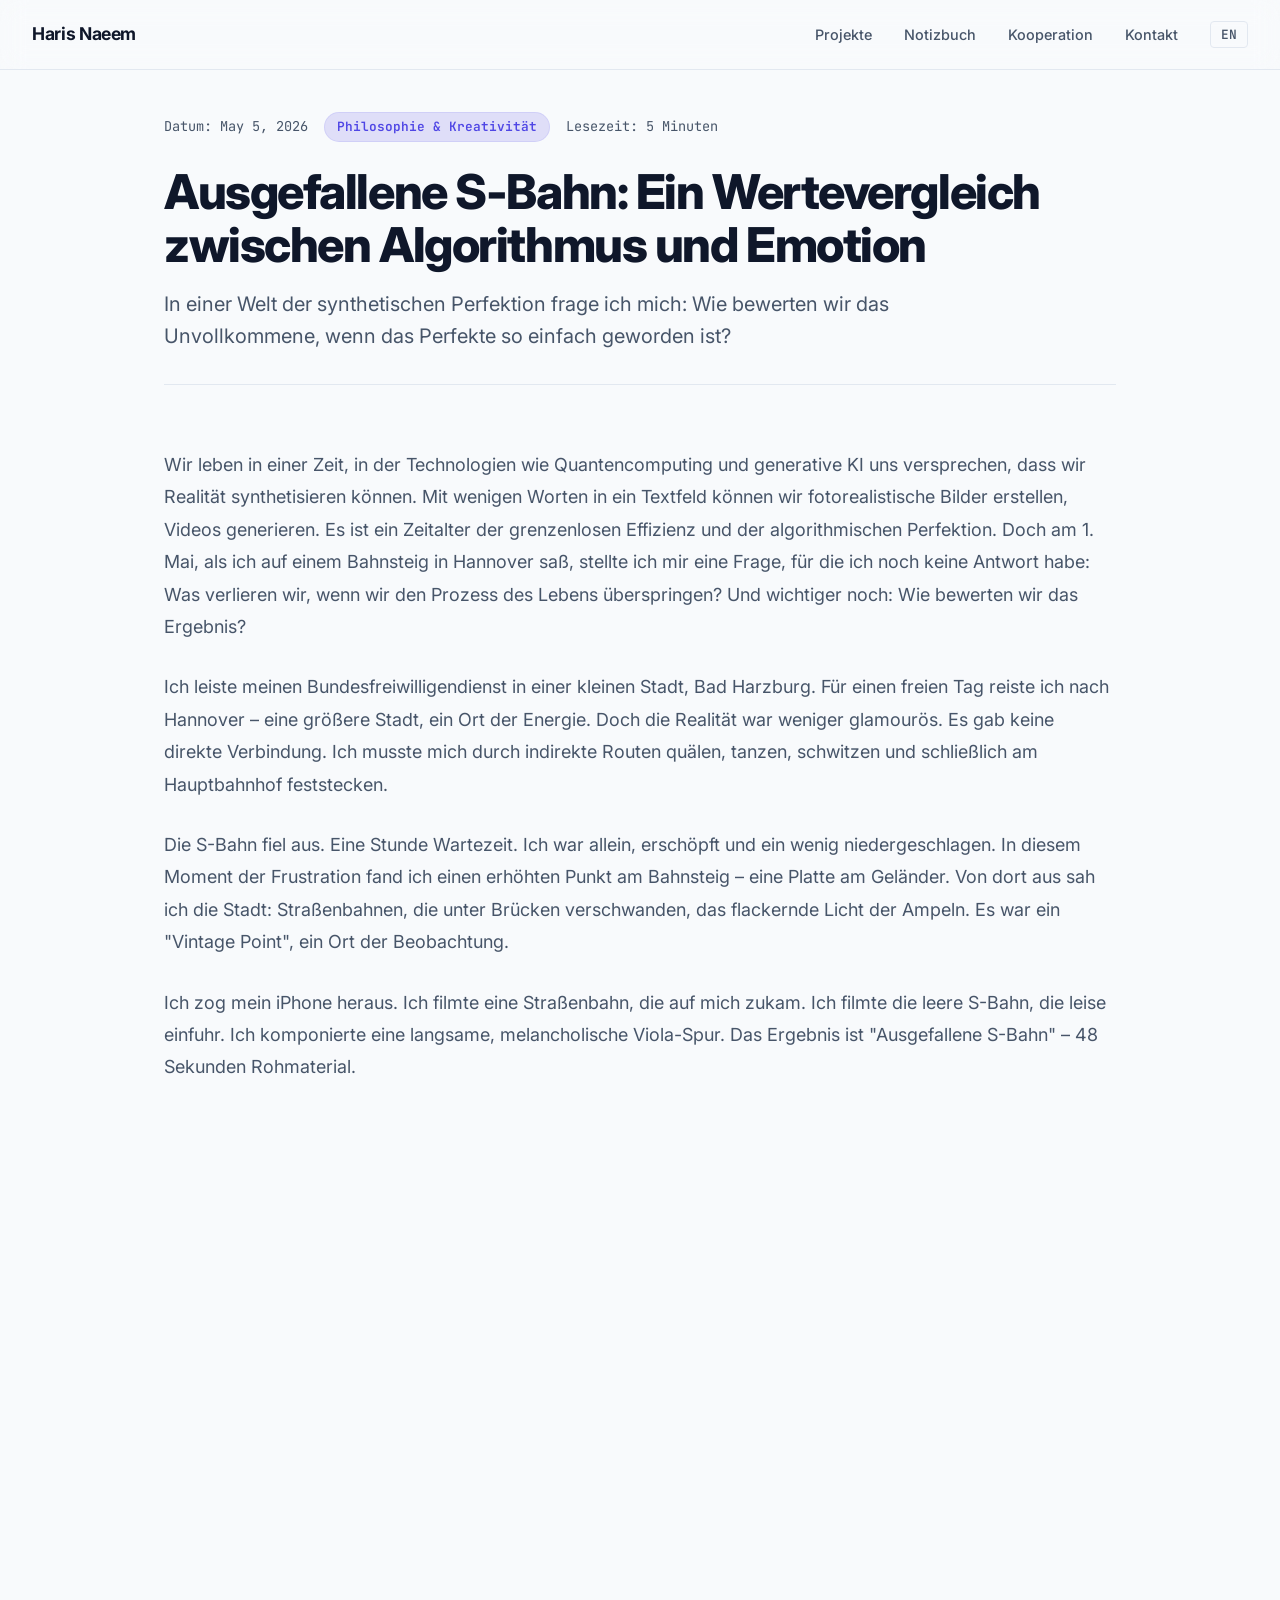
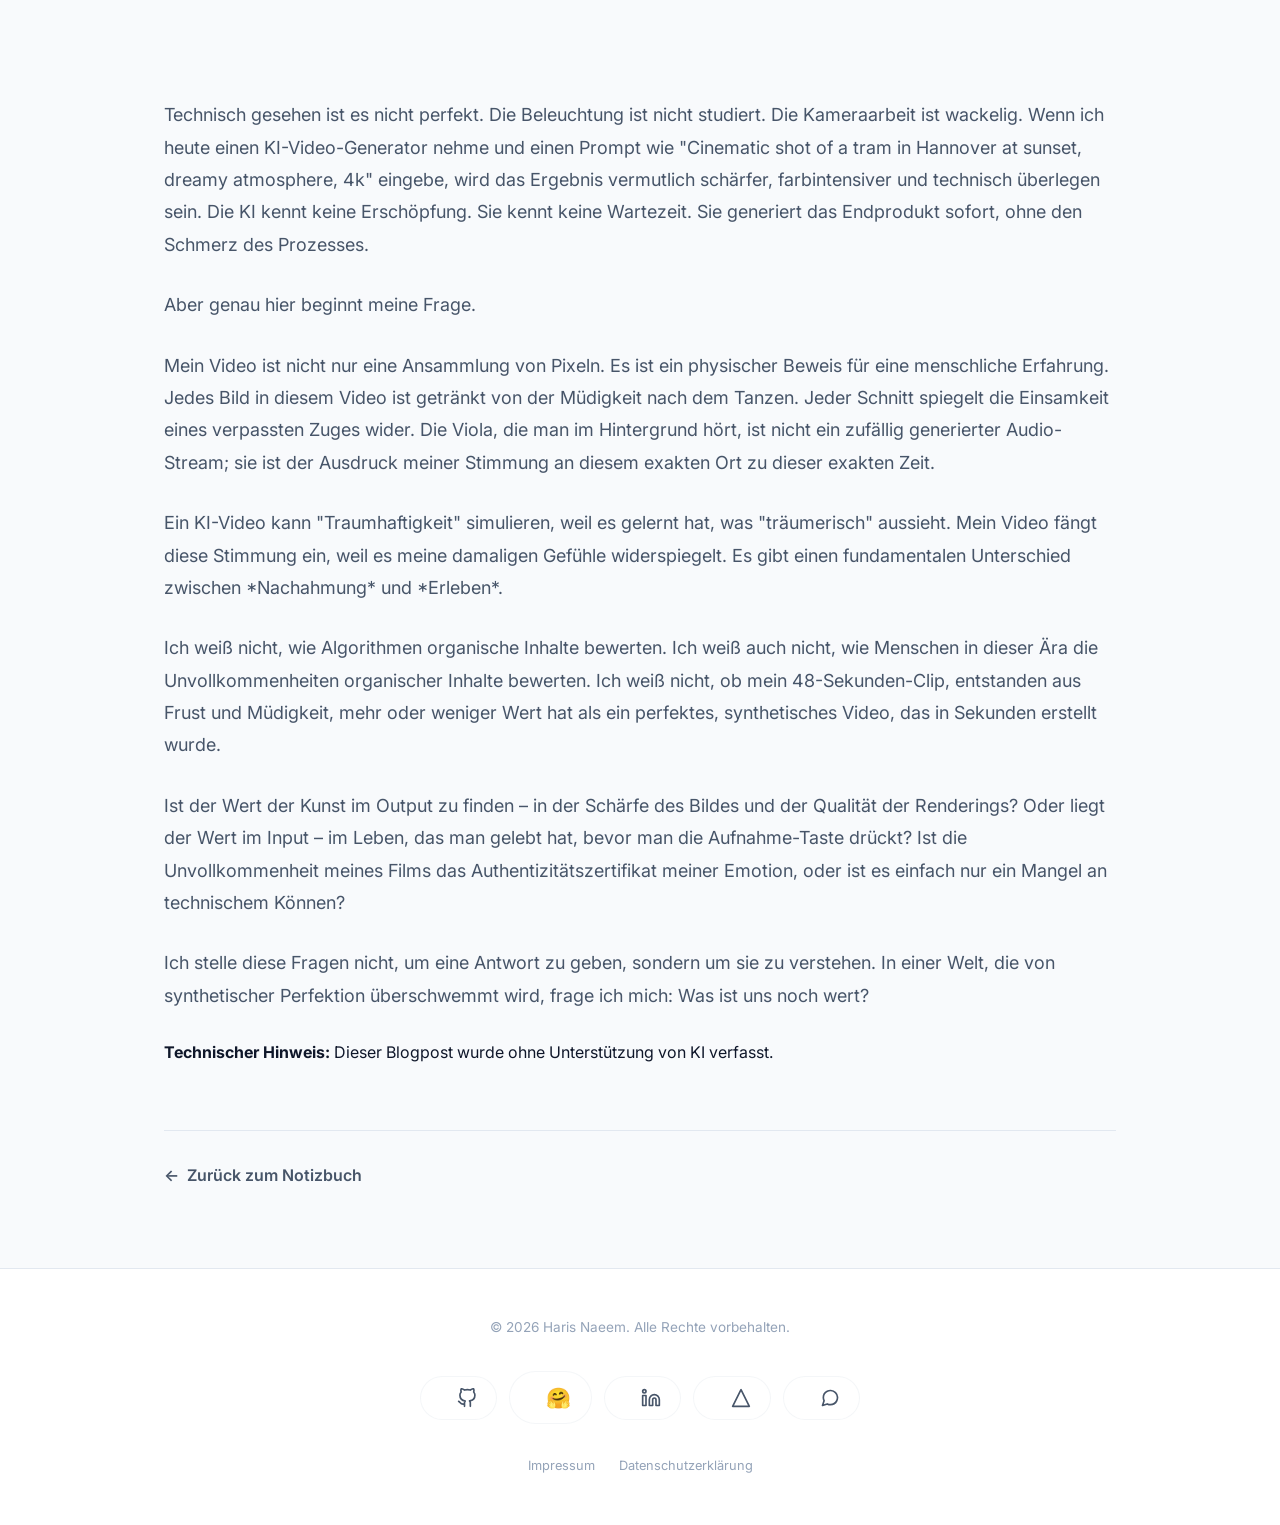
<file: value-of-imperfection.html>
<!DOCTYPE html>
<html lang="en">
<head>
    <meta charset="UTF-8">
    <meta name="viewport" content="width=device-width, initial-scale=1.0">
    <meta name="description" content="A comparison between organic human creativity and AI-generated perfection. A visual reflection on waiting, imperfection, and the value of human experience.">
    <meta name="author" content="Haris Naeem">
    <meta name="theme-color" content="#0f172a">

    <!-- SEO & Social Media Meta Tags -->
    <meta property="og:title" content="Ausgefallene S-Bahn: The Value of Imperfection | Haris Naeem">
    <meta property="og:description" content="In an era of synthetic perfection, I ask: How do we value the organic? A short film born from fatigue and a cancelled train.">
    <meta property="og:type" content="article">
    <meta property="og:locale" content="en_US">

    <title>Ausgefallene S-Bahn: The Value of Imperfection | Haris Naeem</title>

    <!-- Google Fonts -->
    <link rel="preconnect" href="https://fonts.googleapis.com">
    <link rel="preconnect" href="https://fonts.gstatic.com" crossorigin>
    <link href="https://fonts.googleapis.com/css2?family=Inter:wght@400;500;600;700&family=JetBrains+Mono:wght@400;500&display=swap" rel="stylesheet">

    <!-- External CSS -->
    <link rel="stylesheet" href="styles.css">
</head>
<body data-active-lang="en">

<!-- NAVIGATION -->
<nav class="nav">
    <a href="index.html" class="nav-name">Haris Naeem</a>

    <div class="nav-links">
        <a href="index.html#projekte" class="nav-link">
            <span data-lang="de">Projekte</span>
            <span data-lang="en">Projects</span>
        </a>
        <a href="index.html#notizbuch" class="nav-link">
            <span data-lang="de">Notizbuch</span>
            <span data-lang="en">Notebook</span>
        </a>
        <a href="index.html#kooperation" class="nav-link">
            <span data-lang="de">Kooperation</span>
            <span data-lang="en">Collaboration</span>
        </a>
        <a href="index.html#kontakt" class="nav-link">
            <span data-lang="de">Kontakt</span>
            <span data-lang="en">Contact</span>
        </a>

        <div class="nav-lang-switch">
            <button id="lang-toggle" aria-label="Change Language">DE</button>
        </div>
    </div>

    <button class="nav-toggle" aria-label="Menü öffnen" aria-expanded="false">
        <span></span>
        <span></span>
        <span></span>
    </button>
</nav>

<!-- BLOG POST CONTENT -->
<section class="section-spacer">
    <div class="container">
        <article class="blog-post">

            <header class="blog-header">
                <div class="blog-meta">
                    <span class="blog-meta-item">
                        <span data-lang="de">Datum:</span>
                        <span data-lang="en">Date:</span>
                        <time datetime="2026-05-01">May 5, 2026</time>
                    </span>
                    <span class="blog-meta-item">
                        <span class="blog-category">
                            <span data-lang="de">Philosophie & Kreativität</span>
                            <span data-lang="en">Philosophy & Creativity</span>
                        </span>
                    </span>
                    <span class="blog-meta-item">
                        <span data-lang="de">Lesezeit:</span>
                        <span data-lang="en">Read time:</span>
                        <span data-lang="de">5 Minuten</span>
                        <span data-lang="en">5 minutes</span>
                    </span>
                </div>

                <h1 class="blog-title">
                    <span data-lang="de">Ausgefallene S-Bahn: Ein Wertevergleich zwischen Algorithmus und Emotion</span>
                    <span data-lang="en">Ausgefallene S-Bahn: A Value Comparison Between Algorithm and Emotion</span>
                </h1>

                <p class="blog-subtitle">
                    <span data-lang="de">In einer Welt der synthetischen Perfektion frage ich mich: Wie bewerten wir das Unvollkommene, wenn das Perfekte so einfach geworden ist?</span>
                    <span data-lang="en">In a world of synthetic perfection, I ask myself: How do we value the imperfect when the perfect has become so easy?</span>
                </p>
            </header>

            <div class="blog-content">
                <!-- English Content -->
                <div data-lang="en">
                    <p>We live in a time when technologies like quantum computing and generative AI promise us that we can synthesize reality. With a few words in a text box, we can generate photorealistic images, create videos. It is an age of limitless efficiency and algorithmic perfection. But on May 1st, as I sat on a platform in Hannover, I asked myself a question I don't yet have the answer to: What do we lose when we skip the process of living? And more importantly, how do we value the result?</p>

                    <p>I am doing my Federal Volunteer Service in a small town, Bad Harzburg. For a day off, I traveled to Hannover – a bigger city, a place of energy. But the reality was less glamorous. There was no direct connection. I had to struggle through indirect routes, dance, sweat, and finally get stuck at the central station.</p>

                    <p>The S-Bahn was cancelled. An hour of waiting. I was alone, exhausted, and a bit down. In this moment of frustration, I found a vantage point on the platform – a slab along the railing. From there, I saw the city: trams vanishing under bridges, the flickering lights of traffic signals. It was a "vintage point," a place of observation.</p>

                    <p>I took out my iPhone. I filmed a tram approaching. I filmed the empty S-Bahn rolling in quietly. I composed a slow, melancholic viola track. The result is "Ausgefallene S-Bahn" – 48 seconds of raw footage.</p>

                    <div style="padding:56.25% 0 0 0;position:relative;margin: 2.5rem 0;"><iframe src="https://player.vimeo.com/video/1188693734?badge=0&amp;autopause=0&amp;player_id=0&amp;app_id=58479&amp;loop=1" frameborder="0" allow="autoplay; fullscreen; picture-in-picture; clipboard-write; encrypted-media; web-share" referrerpolicy="strict-origin-when-cross-origin" style="position:absolute;top:0;left:0;width:100%;height:100%;" title="Ausgefallene S-Bahn"></iframe></div><script src="https://player.vimeo.com/api/player.js"></script>

                    <p>Technically, it is not perfect. The lighting is not staged. The camera work is shaky. If I were to take an AI video generator today and enter a prompt like "Cinematic shot of a tram in Hannover at sunset, dreamy atmosphere, 4k," the result would likely be sharper, more vibrant, and technically superior. The AI knows no fatigue. It knows no waiting time. It generates the final product instantly, without the pain of the process.</p>

                    <p>But that is exactly where my question begins.</p>

                    <p>My video is not just a collection of pixels. It is physical proof of a human experience. Every frame in this video is soaked in the fatigue after dancing. Every cut reflects the solitude of a missed train. The viola heard in the background is not a randomly generated audio stream; it is the expression of my mood at that exact location at that exact time.</p>

                    <p>An AI video can simulate "dreaminess" because it has learned what "dreamy" looks like. My video captures that mood because it is a reflection of how I felt. There is a fundamental difference between <em>imitation</em> and <em>experience</em>.</p>

                    <p>I don't know how algorithms value organic content. I don't even know how humans in this era value the imperfections of organic content. I don't know if my 48-second clip, born from frustration and fatigue, holds more or less value than a perfect, synthetic video created in seconds.</p>

                    <p>Is the value of art found in the output – the sharpness of the image and the quality of the rendering? Or does the value lie in the input – the life lived before pressing the record button? Is the imperfection of my film the certificate of authenticity for my emotion, or is it simply a lack of technical skill?</p>

                    <p>I ask these questions not to provide an answer, but to understand. In a world flooded with synthetic perfection, I wonder: What do we still value?</p>
                </div>

                <!-- German Content -->
                <div data-lang="de">
                    <p>Wir leben in einer Zeit, in der Technologien wie Quantencomputing und generative KI uns versprechen, dass wir Realität synthetisieren können. Mit wenigen Worten in ein Textfeld können wir fotorealistische Bilder erstellen, Videos generieren. Es ist ein Zeitalter der grenzenlosen Effizienz und der algorithmischen Perfektion. Doch am 1. Mai, als ich auf einem Bahnsteig in Hannover saß, stellte ich mir eine Frage, für die ich noch keine Antwort habe: Was verlieren wir, wenn wir den Prozess des Lebens überspringen? Und wichtiger noch: Wie bewerten wir das Ergebnis?</p>

                    <p>Ich leiste meinen Bundesfreiwilligendienst in einer kleinen Stadt, Bad Harzburg. Für einen freien Tag reiste ich nach Hannover – eine größere Stadt, ein Ort der Energie. Doch die Realität war weniger glamourös. Es gab keine direkte Verbindung. Ich musste mich durch indirekte Routen quälen, tanzen, schwitzen und schließlich am Hauptbahnhof feststecken.</p>

                    <p>Die S-Bahn fiel aus. Eine Stunde Wartezeit. Ich war allein, erschöpft und ein wenig niedergeschlagen. In diesem Moment der Frustration fand ich einen erhöhten Punkt am Bahnsteig – eine Platte am Geländer. Von dort aus sah ich die Stadt: Straßenbahnen, die unter Brücken verschwanden, das flackernde Licht der Ampeln. Es war ein "Vintage Point", ein Ort der Beobachtung.</p>

                    <p>Ich zog mein iPhone heraus. Ich filmte eine Straßenbahn, die auf mich zukam. Ich filmte die leere S-Bahn, die leise einfuhr. Ich komponierte eine langsame, melancholische Viola-Spur. Das Ergebnis ist "Ausgefallene S-Bahn" – 48 Sekunden Rohmaterial.</p>

                    <div style="padding:56.25% 0 0 0;position:relative;margin: 2.5rem 0;"><iframe src="https://player.vimeo.com/video/1188693734?badge=0&amp;autopause=0&amp;player_id=0&amp;app_id=58479&amp;loop=1" frameborder="0" allow="autoplay; fullscreen; picture-in-picture; clipboard-write; encrypted-media; web-share" referrerpolicy="strict-origin-when-cross-origin" style="position:absolute;top:0;left:0;width:100%;height:100%;" title="Ausgefallene S-Bahn"></iframe></div><script src="https://player.vimeo.com/api/player.js"></script>

                    <p>Technisch gesehen ist es nicht perfekt. Die Beleuchtung ist nicht studiert. Die Kameraarbeit ist wackelig. Wenn ich heute einen KI-Video-Generator nehme und einen Prompt wie "Cinematic shot of a tram in Hannover at sunset, dreamy atmosphere, 4k" eingebe, wird das Ergebnis vermutlich schärfer, farbintensiver und technisch überlegen sein. Die KI kennt keine Erschöpfung. Sie kennt keine Wartezeit. Sie generiert das Endprodukt sofort, ohne den Schmerz des Prozesses.</p>

                    <p>Aber genau hier beginnt meine Frage.</p>

                    <p>Mein Video ist nicht nur eine Ansammlung von Pixeln. Es ist ein physischer Beweis für eine menschliche Erfahrung. Jedes Bild in diesem Video ist getränkt von der Müdigkeit nach dem Tanzen. Jeder Schnitt spiegelt die Einsamkeit eines verpassten Zuges wider. Die Viola, die man im Hintergrund hört, ist nicht ein zufällig generierter Audio-Stream; sie ist der Ausdruck meiner Stimmung an diesem exakten Ort zu dieser exakten Zeit.</p>

                    <p>Ein KI-Video kann "Traumhaftigkeit" simulieren, weil es gelernt hat, was "träumerisch" aussieht. Mein Video fängt diese Stimmung ein, weil es meine damaligen Gefühle widerspiegelt. Es gibt einen fundamentalen Unterschied zwischen *Nachahmung* und *Erleben*.</p>

                    <p>Ich weiß nicht, wie Algorithmen organische Inhalte bewerten. Ich weiß auch nicht, wie Menschen in dieser Ära die Unvollkommenheiten organischer Inhalte bewerten. Ich weiß nicht, ob mein 48-Sekunden-Clip, entstanden aus Frust und Müdigkeit, mehr oder weniger Wert hat als ein perfektes, synthetisches Video, das in Sekunden erstellt wurde.</p>

                    <p>Ist der Wert der Kunst im Output zu finden – in der Schärfe des Bildes und der Qualität der Renderings? Oder liegt der Wert im Input – im Leben, das man gelebt hat, bevor man die Aufnahme-Taste drückt? Ist die Unvollkommenheit meines Films das Authentizitätszertifikat meiner Emotion, oder ist es einfach nur ein Mangel an technischem Können?</p>

                    <p>Ich stelle diese Fragen nicht, um eine Antwort zu geben, sondern um sie zu verstehen. In einer Welt, die von synthetischer Perfektion überschwemmt wird, frage ich mich: Was ist uns noch wert?</p>
                </div>
            </div>
            
            <!-- AI Disclosure Footer -->
            <div class="ai-disclosure">
                <p>
                    <span data-lang="de">
                        <strong>Technischer Hinweis:</strong> Dieser Blogpost wurde ohne Unterstützung von KI verfasst.
                    </span>
                    <span data-lang="en">
                        <strong>Technical Note:</strong> This blog post was written without AI assistance.
                    </span>
                </p>
            </div>

            <a href="index.html#notizbuch" class="back-link">
                <span>←</span>
                <span data-lang="de">Zurück zum Notizbuch</span>
                <span data-lang="en">Back to Notebook</span>
            </a>
        </article>
    </div>
</section>

<footer>
    <div class="container">
        <p>&copy; 2026 Haris Naeem. <span data-lang="de">Alle Rechte vorbehalten.</span><span data-lang="en">All rights reserved.</span></p>

        <!-- Social Links Section -->
        <div class="social-links">
            <a href="https://github.com/harisnae" target="_blank" rel="noopener noreferrer" aria-label="GitHub" class="social-icon">
                <svg xmlns="http://www.w3.org/2000/svg" width="20" height="20" viewBox="0 0 24 24" fill="none" stroke="currentColor" stroke-width="2" stroke-linecap="round" stroke-linejoin="round"><path d="M9 19c-5 1.5-5-2.5-7-3m14 6v-3.87a3.37 3.37 0 0 0-.94-2.61c3.14-.35 6.44-1.54 6.44-7A5.44 5.44 0 0 0 20 4.77 5.07 5.07 0 0 0 19.91 1S18.73.65 16 2.48a13.38 13.38 0 0 0-7 0C6.27.65 5.09 1 5.09 1A5.07 5.07 0 0 0 5 4.77a5.44 5.44 0 0 0-1.5 3.78c0 5.42 3.3 6.61 6.44 7A3.37 3.37 0 0 0 9 18.13V22"></path></svg>
            </a>

            <a href="https://huggingface.co/harisnaeem" target="_blank" rel="noopener noreferrer" aria-label="HuggingFace" class="social-icon">
                <span style="font-size: 20px;">🤗</span>
            </a>

            <a href="https://www.linkedin.com/in/haris-naeem-6082ab395/" target="_blank" rel="noopener noreferrer" aria-label="LinkedIn" class="social-icon">
                <svg xmlns="http://www.w3.org/2000/svg" width="20" height="20" viewBox="0 0 24 24" fill="none" stroke="currentColor" stroke-width="2" stroke-linecap="round" stroke-linejoin="round"><path d="M16 8a6 6 0 0 1 6 6v7h-4v-7a2 2 0 0 0-2-2 2 2 0 0 0-2 2v7h-4v-7a6 6 0 0 1 6-6z"></path><rect x="2" y="9" width="4" height="12"></rect><circle cx="4" cy="4" r="2"></circle></svg>
            </a>

            <a href="https://www.kaggle.com/harisna" target="_blank" rel="noopener noreferrer" aria-label="Kaggle" class="social-icon">
                <svg xmlns="http://www.w3.org/2000/svg" width="20" height="20" viewBox="0 0 24 24" fill="none" stroke="currentColor" stroke-width="2" stroke-linecap="round" stroke-linejoin="round"><path d="M12 2L2 22h20L12 2z"></path></svg>
            </a>

            <a href="https://wa.me/4915167580931" target="_blank" rel="noopener noreferrer" aria-label="WhatsApp" class="social-icon">
                <svg xmlns="http://www.w3.org/2000/svg" width="20" height="20" viewBox="0 0 24 24" fill="none" stroke="currentColor" stroke-width="2" stroke-linecap="round" stroke-linejoin="round"><path d="M21 11.5a8.38 8.38 0 0 1-.9 3.8 8.5 8.5 0 0 1-7.6 4.7 8.38 8.38 0 0 1-3.8-.9L3 21l1.9-5.7a8.38 8.38 0 0 1-.9-3.8 8.5 8.5 0 0 1 4.7-7.6 8.38 8.0 0 0 1 3.8-.9h.5a8.48 8.48 0 0 1 8 8v.5z"></path></svg>
            </a>
        </div>

        <div style="margin-top: 0.5rem; font-size: 0.8rem;">
            <a href="impressum.html" style="margin: 0 10px; color: var(--text-muted);">
                <span data-lang="de">Impressum</span>
                <span data-lang="en">Imprint</span>
            </a>
            <a href="datenschutz.html" style="margin: 0 10px; color: var(--text-muted);">
                <span data-lang="de">Datenschutzerklärung</span>
                <span data-lang="en">Privacy</span>
            </a>
        </div>
    </div>
</footer>

<!-- External Scripts (Shared Only) -->
<script src="scripts.js" defer></script>
</body>
</html>
</file>
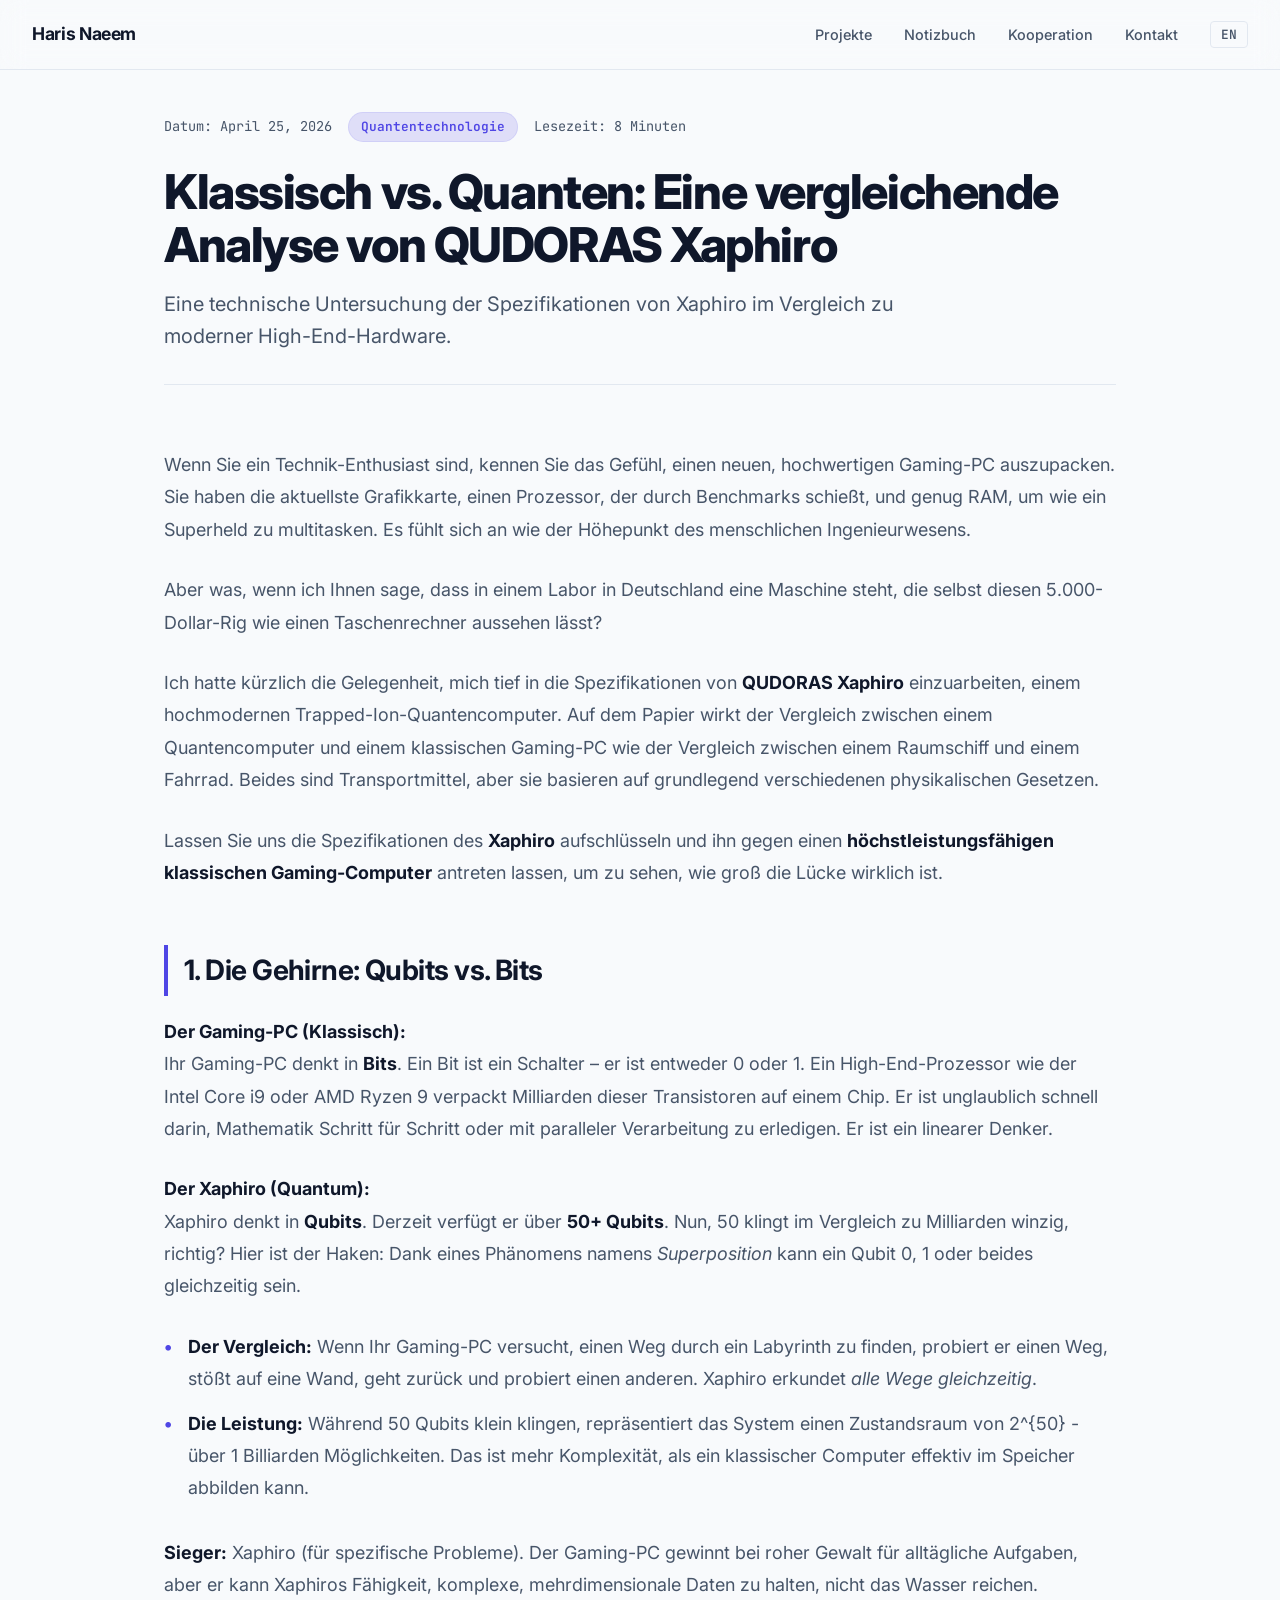
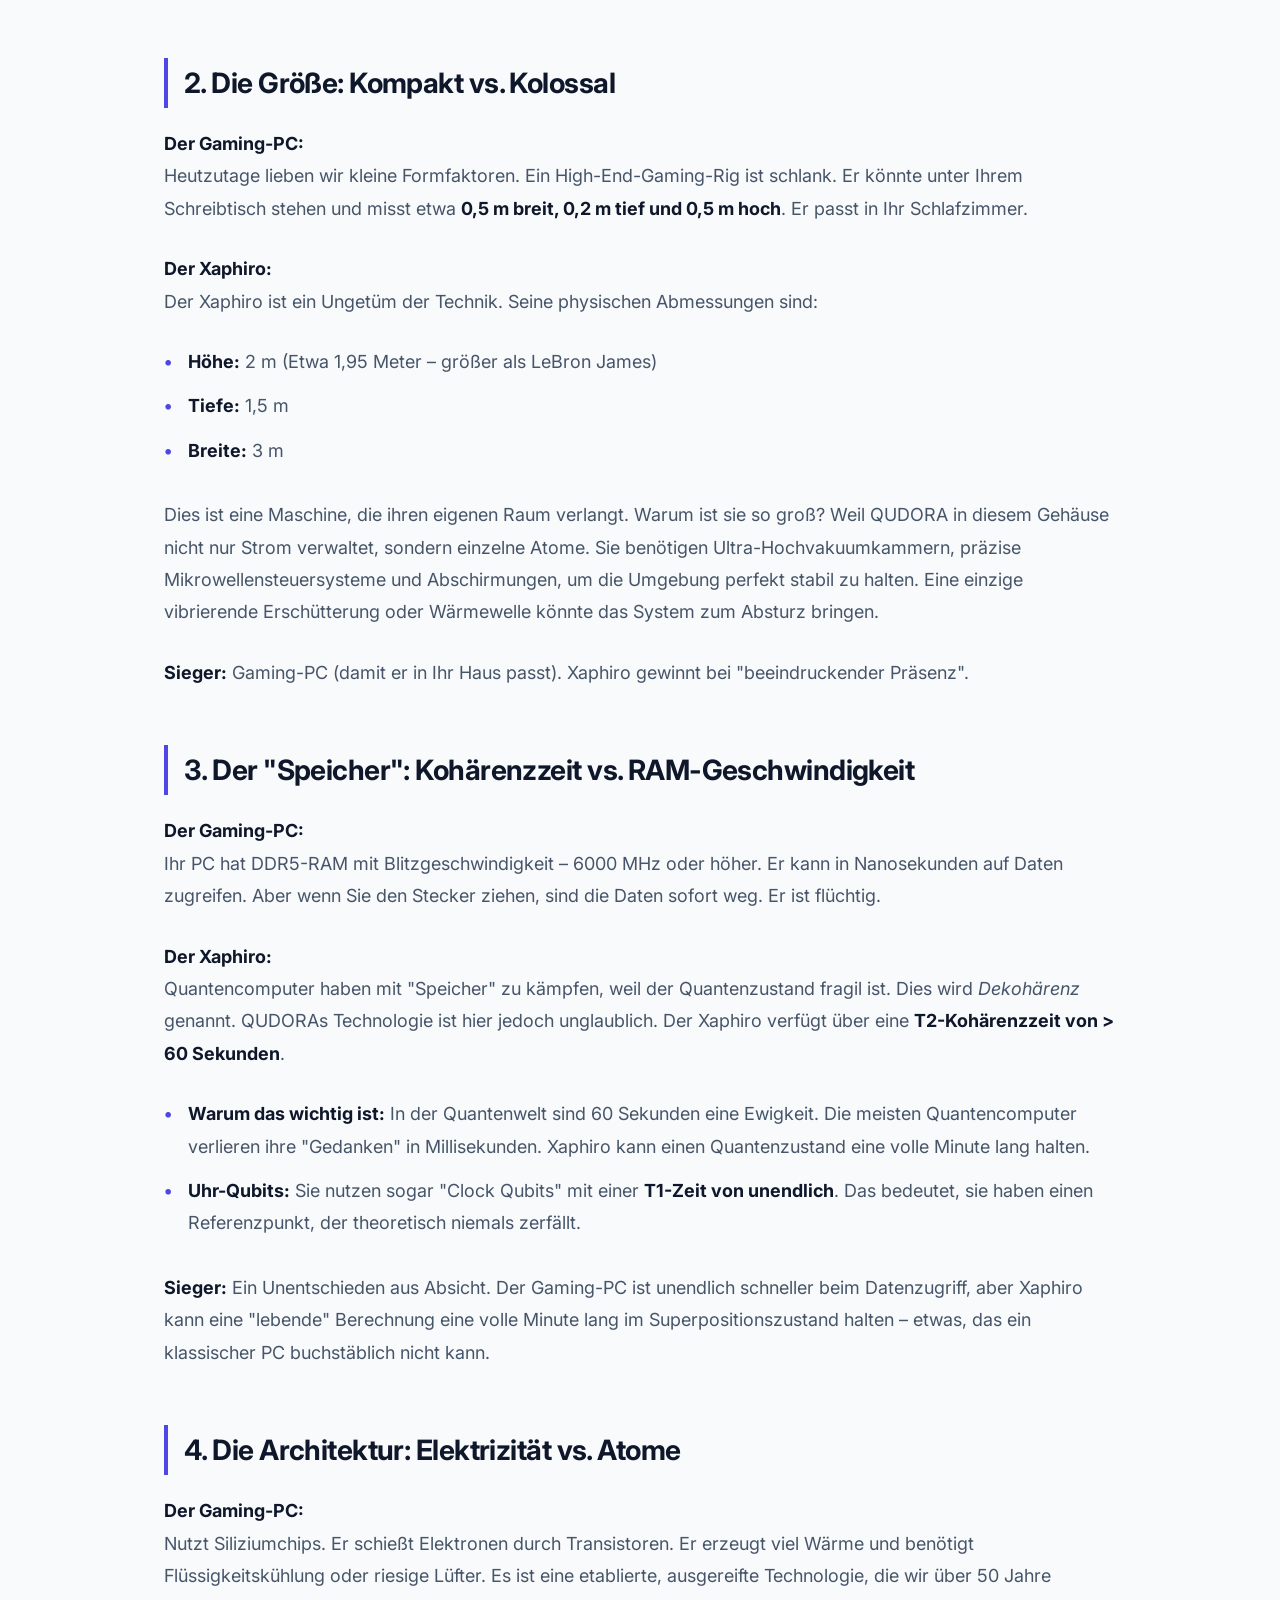
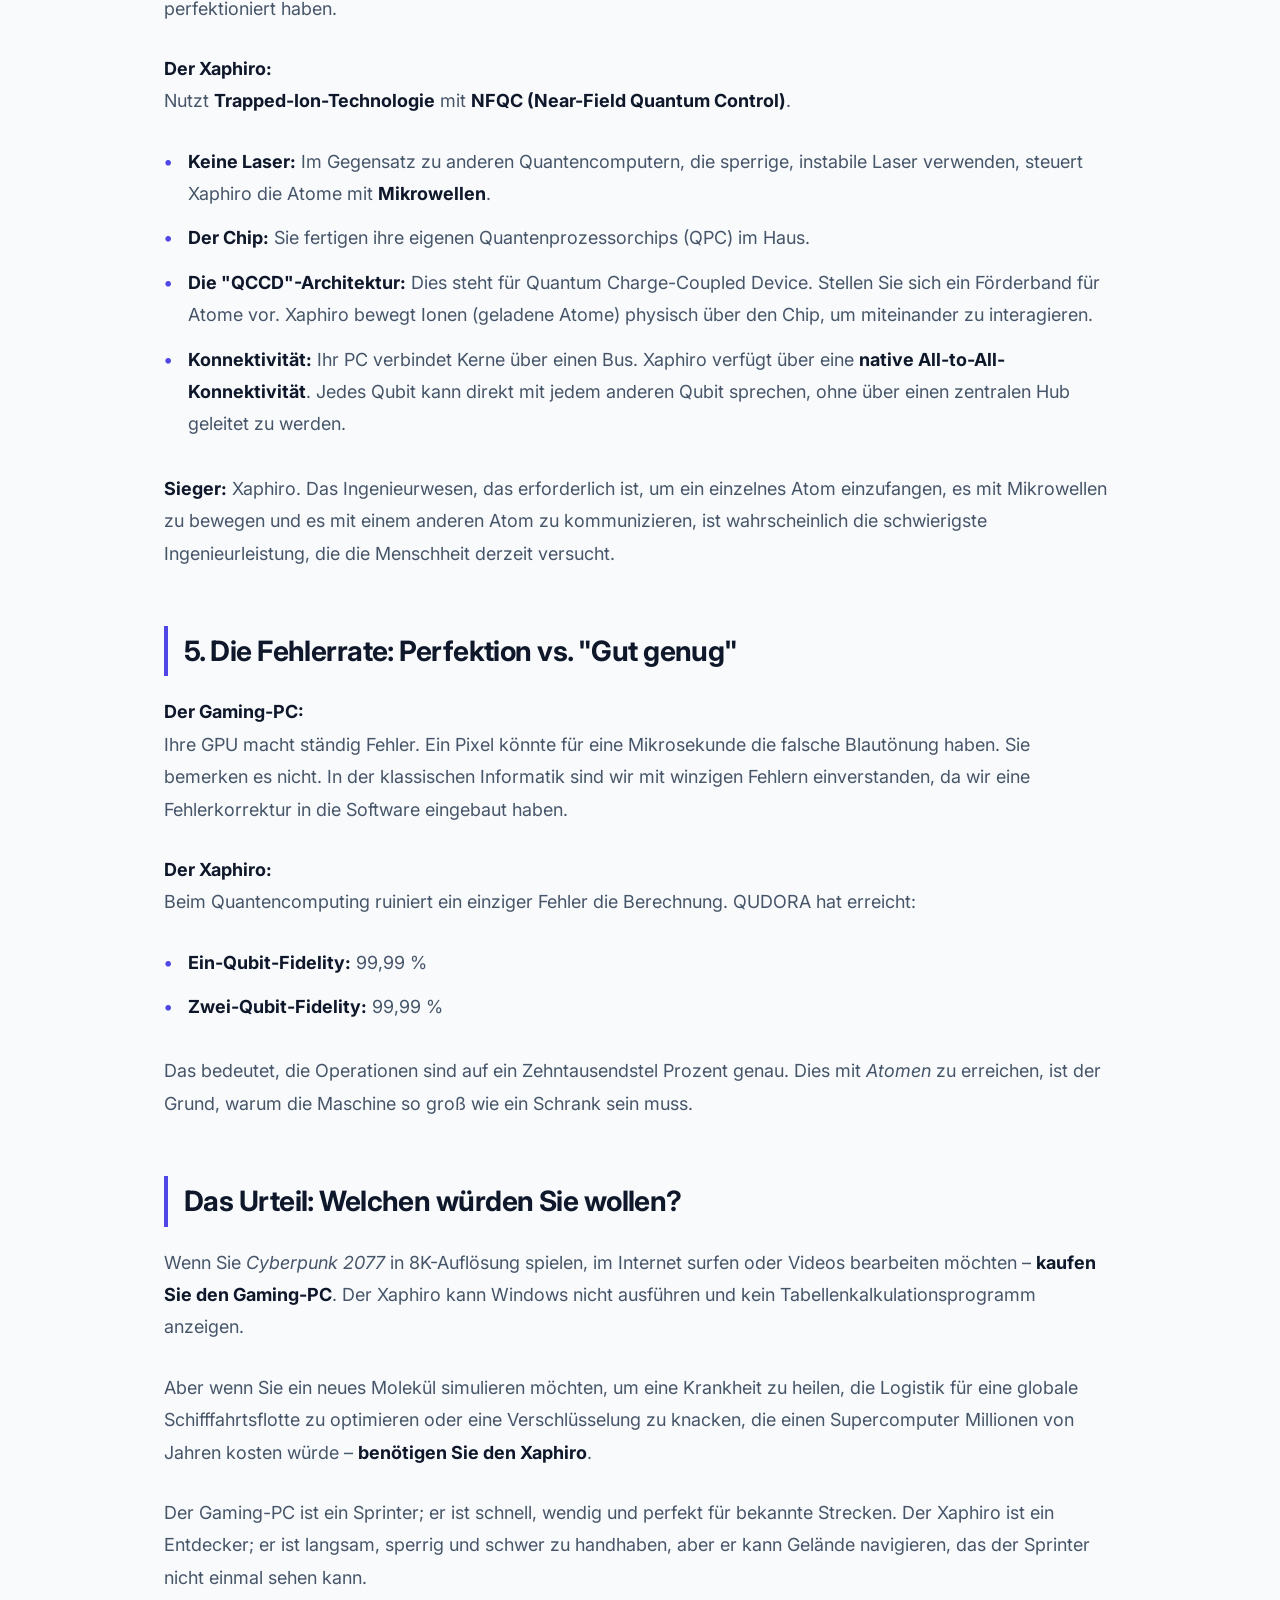
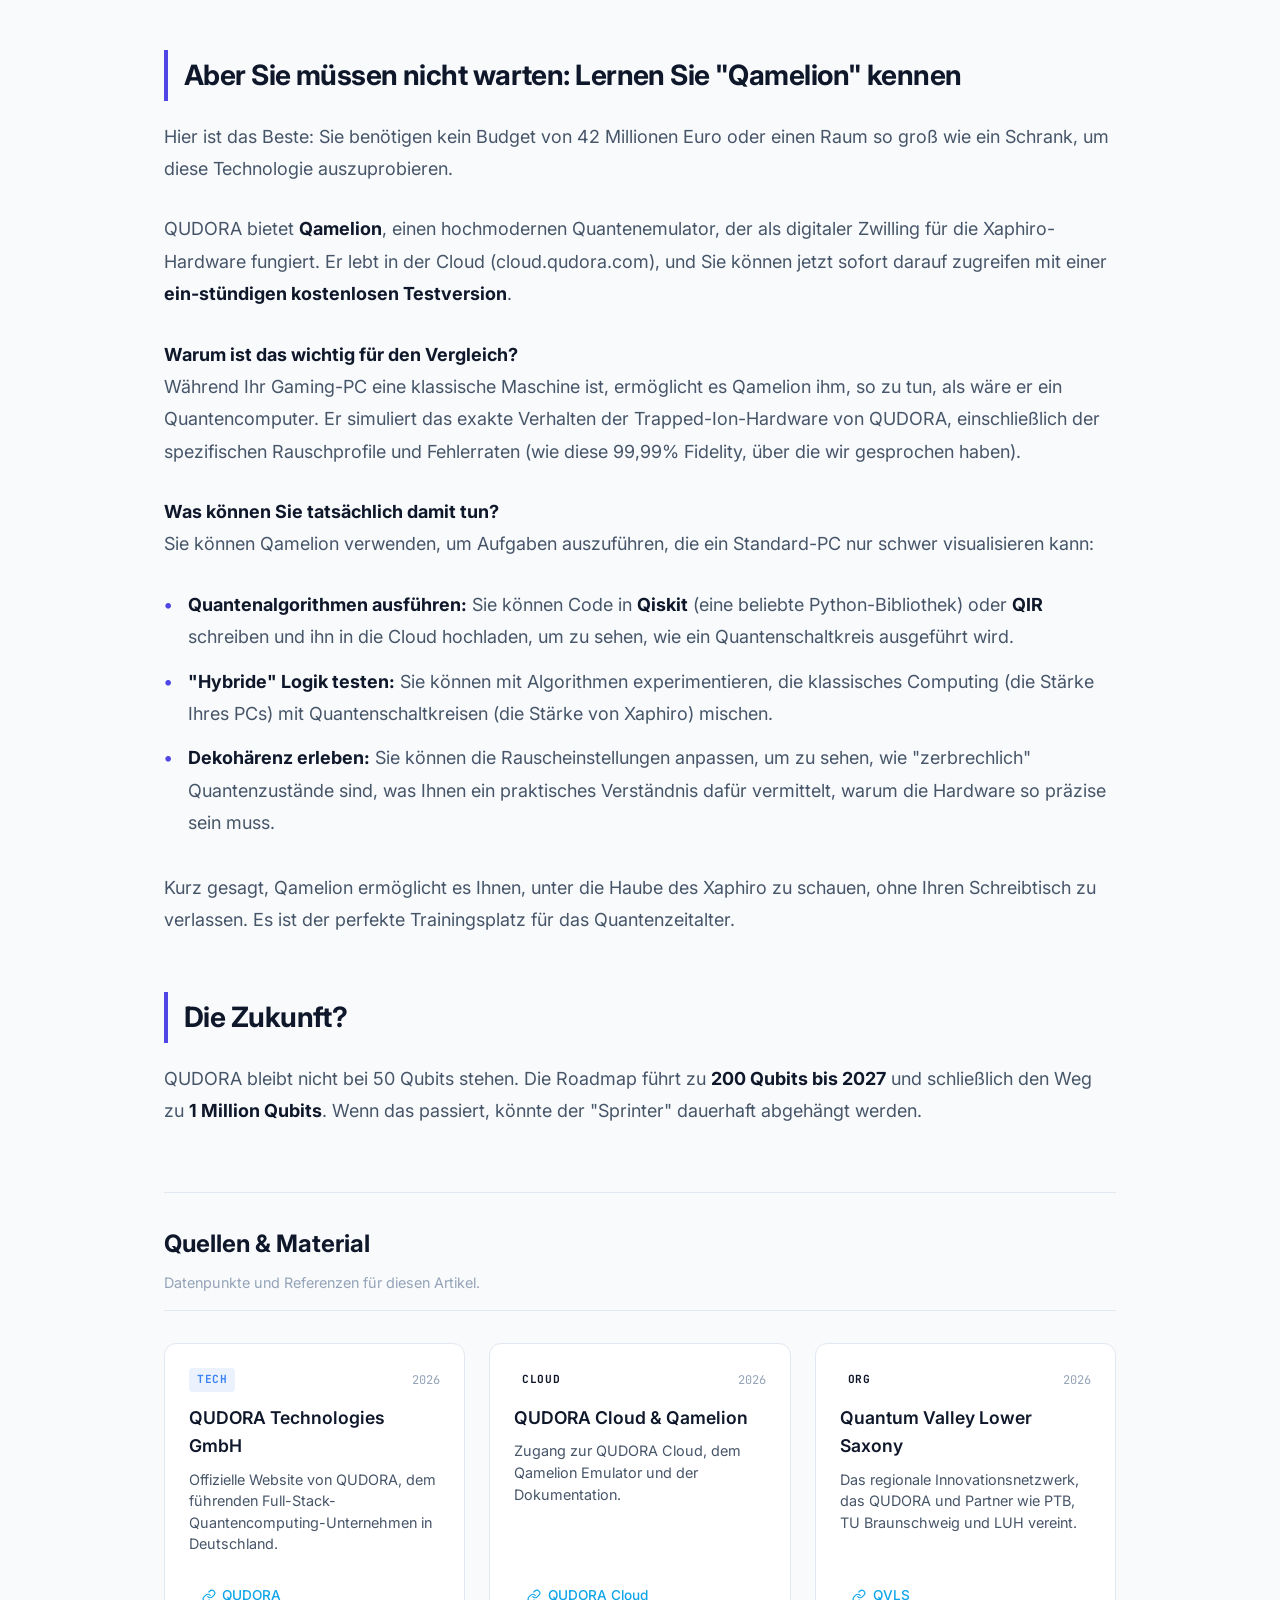
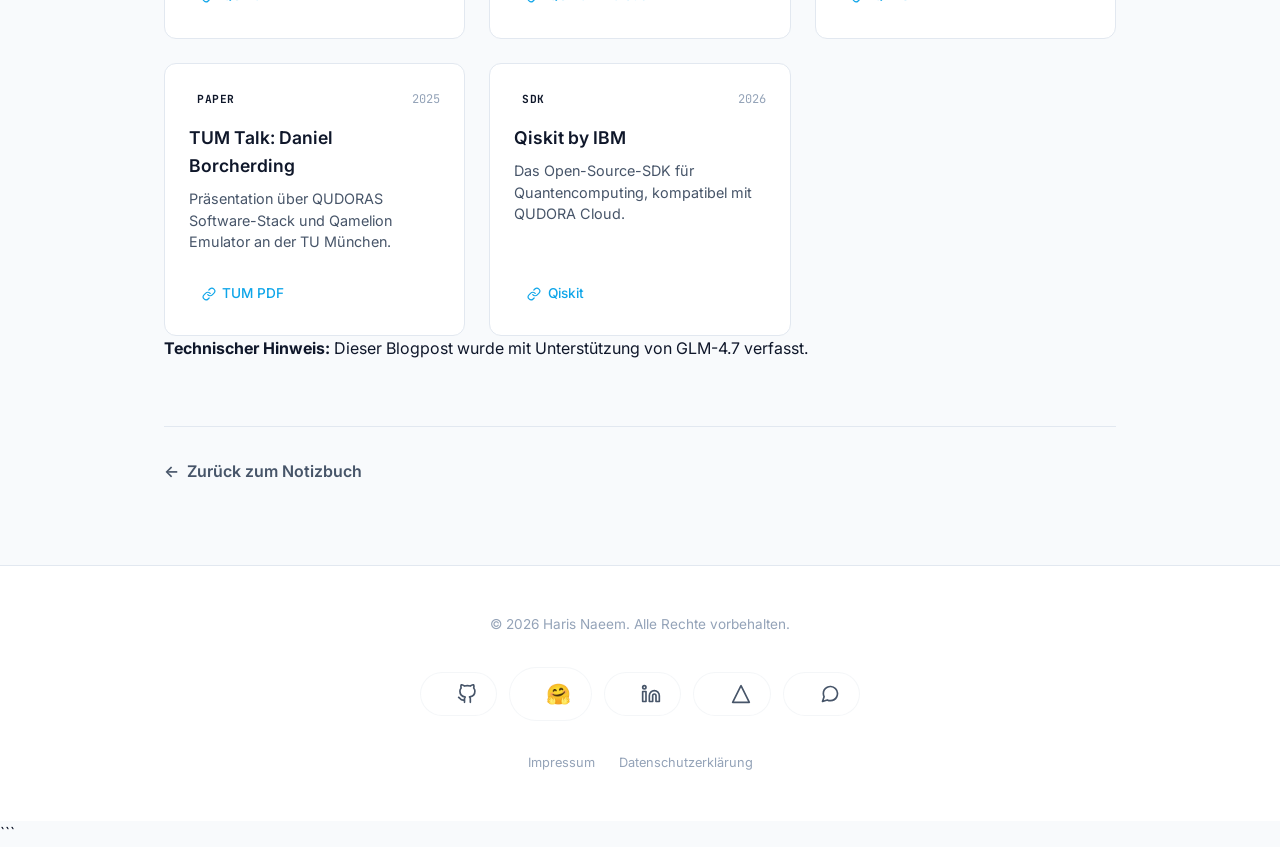
<file: xaphiro-quanten-vs-gaming-pc.html>
<!DOCTYPE html>
<html lang="en">
<head>
    <meta charset="UTF-8">
    <meta name="viewport" content="width=device-width, initial-scale=1.0">
    <meta name="description" content="Comparing QUDORA's Xaphiro quantum computer with a high-end gaming PC. A deep dive into qubits, trapped-ion technology, and the future of computing.">
    <meta name="author" content="Haris Naeem">
    <meta name="theme-color" content="#0f172a">

    <!-- SEO & Social Media Meta Tags -->
    <meta property="og:title" content="Classical vs. Quantum: A Comparative Analysis of QUDORA’s Xaphiro | Haris Naeem">
    <meta property="og:description" content="How does a 50-qubit trapped-ion quantum stack up against a top-tier gaming rig? The answer lies in physics, not just clock speeds.">
    <meta property="og:type" content="article">
    <meta property="og:locale" content="en_US">

    <title>Classical vs. Quantum: A Comparative Analysis of QUDORA’s Xaphiro | Haris Naeem</title>

    <!-- Google Fonts -->
    <link rel="preconnect" href="https://fonts.googleapis.com">
    <link rel="preconnect" href="https://fonts.gstatic.com" crossorigin>
    <link href="https://fonts.googleapis.com/css2?family=Inter:wght@400;500;600;700&family=JetBrains+Mono:wght@400;500&display=swap" rel="stylesheet">

    <!-- External CSS -->
    <link rel="stylesheet" href="styles.css">
</head>
<body data-active-lang="en">

<!-- NAVIGATION -->
<nav class="nav">
    <a href="index.html" class="nav-name">Haris Naeem</a>

    <div class="nav-links">
        <a href="index.html#projekte" class="nav-link">
            <span data-lang="de">Projekte</span>
            <span data-lang="en">Projects</span>
        </a>
        <a href="index.html#notizbuch" class="nav-link">
            <span data-lang="de">Notizbuch</span>
            <span data-lang="en">Notebook</span>
        </a>
        <a href="index.html#kooperation" class="nav-link">
            <span data-lang="de">Kooperation</span>
            <span data-lang="en">Collaboration</span>
        </a>
        <a href="index.html#kontakt" class="nav-link">
            <span data-lang="de">Kontakt</span>
            <span data-lang="en">Contact</span>
        </a>

        <div class="nav-lang-switch">
            <button id="lang-toggle" aria-label="Change Language">DE</button>
        </div>
    </div>

    <button class="nav-toggle" aria-label="Menü öffnen" aria-expanded="false">
        <span></span>
        <span></span>
        <span></span>
    </button>
</nav>

<!-- BLOG POST CONTENT -->
<section class="section-spacer">
    <div class="container">
        <article class="blog-post">

            <header class="blog-header">
                <div class="blog-meta">
                    <span class="blog-meta-item">
                        <span data-lang="de">Datum:</span>
                        <span data-lang="en">Date:</span>
                        <time datetime="2026-04-25">April 25, 2026</time>
                    </span>
                    <span class="blog-meta-item">
                        <span class="blog-category">
                            <span data-lang="de">Quantentechnologie</span>
                            <span data-lang="en">Quantum Technology</span>
                        </span>
                    </span>
                    <span class="blog-meta-item">
                        <span data-lang="de">Lesezeit:</span>
                        <span data-lang="en">Read time:</span>
                        <span data-lang="de">8 Minuten</span>
                        <span data-lang="en">8 minutes</span>
                    </span>
                </div>

                <h1 class="blog-title">
                    <span data-lang="de">Klassisch vs. Quanten: Eine vergleichende Analyse von QUDORAS Xaphiro</span>
                    <span data-lang="en">Classical vs. Quantum: A Comparative Analysis of QUDORA’s Xaphiro</span>
                </h1>

                <p class="blog-subtitle">
                    <span data-lang="de">Eine technische Untersuchung der Spezifikationen von Xaphiro im Vergleich zu moderner High-End-Hardware.</span>
                    <span data-lang="en">A technical examination of Xaphiro's specifications compared to modern high-end hardware.</span>
                </p>
            </header>

            <div class="blog-content">
                <!-- English Content -->
                <div data-lang="en">
                    <p>If you are a tech enthusiast, you know the feeling of unboxing a new, high-end gaming PC. You’ve got the latest graphics card, a processor that screams through benchmarks, and enough RAM to multitask like a superhero. It feels like the pinnacle of human engineering.</p>

                    <p>But what if I told you that sitting in a lab in Germany is a machine that makes even that €5,000 rig look like a pocket calculator?</p>

                    <p>I recently had the opportunity to dive deep into the specifications of <strong>QUDORA’s Xaphiro</strong>, a cutting-edge trapped-ion quantum computer. On paper, comparing a quantum computer to a classical gaming PC feels like comparing a spaceship to a bicycle. They are both modes of transport, but they operate on fundamentally different laws of physics.</p>

                    <p>Let’s break down the specs of the <strong>Xaphiro</strong> and pit them against a <strong>highest-performing classical gaming computer</strong> to see just how wide the gap really is.</p>

                    <h2>1. The Brains: Qubits vs. Bits</h2>
                    <p><strong>The Gaming PC (Classical):</strong><br>
                    Your gaming PC thinks in <strong>bits</strong>. A bit is a switch—it’s either a 0 or a 1. A high-end processor, like the Intel Core i9 or AMD Ryzen 9, packs billions of these transistors onto a chip. It’s incredibly fast at doing math one step at a time, or a few steps at once using parallel processing. It’s a linear thinker.</p>

                    <p><strong>The Xaphiro (Quantum):</strong><br>
                    Xaphiro thinks in <strong>Qubits</strong>. Currently, it sports <strong>50+ qubits</strong>. Now, 50 sounds tiny compared to billions, right? Here’s the catch: thanks to a phenomenon called <em>superposition</em>, a qubit can be 0, 1, or both at the same time.</p>
                    
                    <ul>
                        <li><strong>The Analogy:</strong> If your gaming PC is trying to find a way through a maze, it tries one path, hits a wall, goes back, and tries another. Xaphiro explores <em>all paths simultaneously</em>.</li>
                        <li><strong>The Power:</strong> While 50 qubits sounds small, the system represents a state space of 2^{50} - over 1 quadrillion possibilities. That is more complexity than a classical computer can effectively map in memory.</li>
                    </ul>

                    <p><strong>Winner:</strong> Xaphiro (for specific problems). The Gaming PC wins on brute force for everyday tasks, but it cannot touch the Xaphiro’s ability to hold complex, multi-dimensional data.</p>

                    <h2>2. The Size: Compact vs. Colossal</h2>
                    <p><strong>The Gaming PC:</strong><br>
                    We love small form factors today. A high-end gaming rig is sleek. It might sit under your desk, measuring roughly <strong>0.5m wide, 0.2m deep, and 0.5m high</strong>. It fits in your bedroom.</p>

                    <p><strong>The Xaphiro:</strong><br>
                    The Xaphiro is a beast of engineering. Its physical dimensions are:</p>
                    <ul>
                        <li><strong>Height:</strong> 2m (About 6.5 feet—taller than LeBron James)</li>
                        <li><strong>Depth:</strong> 1.5m</li>
                        <li><strong>Width:</strong> 3m</li>
                    </ul>
                    <p>This is a machine that demands its own room. Why is it so big? Because inside that chassis, QUDORA isn't just managing electricity; they are managing individual atoms. They need ultra-high vacuum chambers, precision microwave control systems, and shielding to keep the environment perfectly stable. One stray vibration or heat wave could crash the system.</p>

                    <p><strong>Winner:</strong> Gaming PC (for fitting in your house). Xaphiro wins on "imposing presence."</p>

                    <h2>3. The "Memory": Coherence Time vs. RAM Speed</h2>
                    <p><strong>The Gaming PC:</strong><br>
                    Your PC has DDR5 RAM running at lightning speeds—6000MHz or higher. It can access data in nanoseconds. But if you pull the plug, the data is gone instantly. It’s volatile.</p>

                    <p><strong>The Xaphiro:</strong><br>
                    Quantum computers struggle with "memory" because the quantum state is fragile. This is called <em>decoherence</em>. However, QUDORA’s technology is mind-blowing here. The Xaphiro boasts a <strong>T2 Coherence Time of > 60 seconds</strong>.</p>
                    <ul>
                        <li><strong>Why this matters:</strong> In the quantum world, 60 seconds is an eternity. Most quantum computers lose their "thoughts" in milliseconds. Xaphiro can hold a quantum state for a full minute.</li>
                        <li><strong>Clock Qubits:</strong> They even utilize "Clock Qubits" with a <strong>T1 time of infinity</strong>. This means they have a reference point that theoretically never decays.</li>
                    </ul>

                    <p><strong>Winner:</strong> It’s a tie on purpose. The Gaming PC is infinitely faster at accessing data, but Xaphiro can hold a "living" calculation in a state of superposition for a full minute—something a classical PC literally cannot do.</p>

                    <h2>4. The Architecture: Electricity vs. Atoms</h2>
                    <p><strong>The Gaming PC:</strong><br>
                    Uses silicon chips. It pushes electrons through transistors. It generates a lot of heat, requiring liquid cooling or massive fans. It’s standard, mature technology that we’ve perfected over 50 years.</p>

                    <p><strong>The Xaphiro:</strong><br>
                    Uses <strong>Trapped-Ion Technology</strong> with <strong>NFQC (Near-Field Quantum Control)</strong>.</p>
                    <ul>
                        <li><strong>No Lasers:</strong> Unlike other quantum computers that use bulky, unstable lasers, Xaphiro uses <strong>microwaves</strong> to control the atoms.</li>
                        <li><strong>The Chip:</strong> They fabricate their own Quantum Processor Chips (QPC) in-house.</li>
                        <li><strong>The "QCCD" Architecture:</strong> This stands for Quantum Charge-Coupled Device. Imagine a conveyor belt for atoms. Xaphiro physically moves ions (charged atoms) around the chip to interact with each other.</li>
                        <li><strong>Connectivity:</strong> Your PC connects cores via a bus. Xaphiro has <strong>Native All-to-All Connectivity</strong>. Any qubit can talk to any other qubit directly without routing through a central hub.</li>
                    </ul>

                    <p><strong>Winner:</strong> Xaphiro. The engineering required to trap a single atom, move it with microwaves, and make it talk to another atom is arguably the hardest engineering feat humanity is currently attempting.</p>

                    <h2>5. The Error Rate: Perfection vs. "Good Enough"</h2>
                    <p><strong>The Gaming PC:</strong><br>
                    Your GPU makes errors all the time. A pixel might be the wrong shade of blue for a microsecond. You don't notice. In classical computing, we are okay with tiny errors because we have error correction built into software.</p>

                    <p><strong>The Xaphiro:</strong><br>
                    In quantum computing, a single error ruins the calculation. QUDORA has achieved:</p>
                    <ul>
                        <li><strong>Single-Qubit Fidelity:</strong> 99.99%</li>
                        <li><strong>Two-Qubit Fidelity:</strong> 99.99%</li>
                    </ul>
                    <p>This means the operations are accurate to within one ten-thousandth of a percent. Achieving this with <em>atoms</em> is why the machine needs to be the size of a closet.</p>

                    <h2>The Verdict: Which one would you want?</h2>
                    <p>If you want to play <em>Cyberpunk 2077</em> at 8K resolution, browse the web, or edit video—<strong>buy the Gaming PC</strong>. The Xaphiro cannot run Windows, and it can't display a spreadsheet.</p>

                    <p>But if you want to simulate a new molecule to cure a disease, optimize the logistics for a global shipping fleet, or break encryption that would take a supercomputer millions of years—<strong>you need the Xaphiro</strong>.</p>

                    <p>The Gaming PC is a sprinter; it’s fast, agile, and perfect for known tracks. The Xaphiro is an explorer; it’s slow, bulky, and difficult to manage, but it can navigate terrains that the sprinter can't even see.</p>

                    <h2>But You Don't Need to Wait: Meet "Qamelion"</h2>
                    <p>Here is the best part: You don't need a €42 million budget or a room the size of a closet to try this technology.</p>

                    <p>QUDORA offers <strong>Qamelion</strong>, a highly advanced quantum emulator that acts as a digital twin to the Xaphiro hardware. It lives in the cloud (cloud.qudora.com), and you can access it right now with a <strong>one-hour free trial</strong>.</p>

                    <p><strong>Why does this matter for the comparison?</strong><br>
                    While your gaming PC is a classical machine, Qamelion allows it to "pretend" it is a quantum computer. It simulates the exact behavior of QUDORA’s trapped-ion hardware, including the specific noise profiles and error rates (like that 99.99% fidelity we discussed).</p>

                    <p><strong>What can you actually do with it?</strong><br>
                    You can use Qamelion to perform tasks that a standard PC struggles to visualize:</p>
                    <ul>
                        <li><strong>Run Quantum Algorithms:</strong> You can write code in <strong>Qiskit</strong> (a popular Python library) or <strong>QIR</strong> and upload it to the cloud to see how a quantum circuit executes.</li>
                        <li><strong>Test "Hybrid" Logic:</strong> You can experiment with algorithms that mix classical computing (your PC's strength) with quantum circuits (Xaphiro's strength).</li>
                        <li><strong>Experience Decoherence:</strong> You can tweak the noise settings to see how "fragile" quantum states are, giving you a hands-on understanding of why the hardware needs to be so precise.</li>
                    </ul>

                    <p>In short, Qamelion lets you peek under the hood of the Xaphiro without leaving your desk. It’s the perfect training ground for the quantum era.</p>

                    <h2>The Future?</h2>
                    <p>QUDORA isn't stopping at 50 qubits. The roadmap leads to <strong>200 qubits by 2027</strong>, and eventually, the path to <strong>1 million qubits</strong>. When that happens, the "sprinter" might just be lapped permanently.</p>
                </div>

                <!-- German Content -->
                <div data-lang="de">
                    <p>Wenn Sie ein Technik-Enthusiast sind, kennen Sie das Gefühl, einen neuen, hochwertigen Gaming-PC auszupacken. Sie haben die aktuellste Grafikkarte, einen Prozessor, der durch Benchmarks schießt, und genug RAM, um wie ein Superheld zu multitasken. Es fühlt sich an wie der Höhepunkt des menschlichen Ingenieurwesens.</p>

                    <p>Aber was, wenn ich Ihnen sage, dass in einem Labor in Deutschland eine Maschine steht, die selbst diesen 5.000-Dollar-Rig wie einen Taschenrechner aussehen lässt?</p>

                    <p>Ich hatte kürzlich die Gelegenheit, mich tief in die Spezifikationen von <strong>QUDORAS Xaphiro</strong> einzuarbeiten, einem hochmodernen Trapped-Ion-Quantencomputer. Auf dem Papier wirkt der Vergleich zwischen einem Quantencomputer und einem klassischen Gaming-PC wie der Vergleich zwischen einem Raumschiff und einem Fahrrad. Beides sind Transportmittel, aber sie basieren auf grundlegend verschiedenen physikalischen Gesetzen.</p>

                    <p>Lassen Sie uns die Spezifikationen des <strong>Xaphiro</strong> aufschlüsseln und ihn gegen einen <strong>höchstleistungsfähigen klassischen Gaming-Computer</strong> antreten lassen, um zu sehen, wie groß die Lücke wirklich ist.</p>

                    <h2>1. Die Gehirne: Qubits vs. Bits</h2>
                    <p><strong>Der Gaming-PC (Klassisch):</strong><br>
                    Ihr Gaming-PC denkt in <strong>Bits</strong>. Ein Bit ist ein Schalter – er ist entweder 0 oder 1. Ein High-End-Prozessor wie der Intel Core i9 oder AMD Ryzen 9 verpackt Milliarden dieser Transistoren auf einem Chip. Er ist unglaublich schnell darin, Mathematik Schritt für Schritt oder mit paralleler Verarbeitung zu erledigen. Er ist ein linearer Denker.</p>

                    <p><strong>Der Xaphiro (Quantum):</strong><br>
                    Xaphiro denkt in <strong>Qubits</strong>. Derzeit verfügt er über <strong>50+ Qubits</strong>. Nun, 50 klingt im Vergleich zu Milliarden winzig, richtig? Hier ist der Haken: Dank eines Phänomens namens <em>Superposition</em> kann ein Qubit 0, 1 oder beides gleichzeitig sein.</p>
                    
                    <ul>
                        <li><strong>Der Vergleich:</strong> Wenn Ihr Gaming-PC versucht, einen Weg durch ein Labyrinth zu finden, probiert er einen Weg, stößt auf eine Wand, geht zurück und probiert einen anderen. Xaphiro erkundet <em>alle Wege gleichzeitig</em>.</li>
                        <li><strong>Die Leistung:</strong> Während 50 Qubits klein klingen, repräsentiert das System einen Zustandsraum von 2^{50} - über 1 Billiarden Möglichkeiten. Das ist mehr Komplexität, als ein klassischer Computer effektiv im Speicher abbilden kann.</li>
                    </ul>

                    <p><strong>Sieger:</strong> Xaphiro (für spezifische Probleme). Der Gaming-PC gewinnt bei roher Gewalt für alltägliche Aufgaben, aber er kann Xaphiros Fähigkeit, komplexe, mehrdimensionale Daten zu halten, nicht das Wasser reichen.</p>

                    <h2>2. Die Größe: Kompakt vs. Kolossal</h2>
                    <p><strong>Der Gaming-PC:</strong><br>
                    Heutzutage lieben wir kleine Formfaktoren. Ein High-End-Gaming-Rig ist schlank. Er könnte unter Ihrem Schreibtisch stehen und misst etwa <strong>0,5 m breit, 0,2 m tief und 0,5 m hoch</strong>. Er passt in Ihr Schlafzimmer.</p>

                    <p><strong>Der Xaphiro:</strong><br>
                    Der Xaphiro ist ein Ungetüm der Technik. Seine physischen Abmessungen sind:</p>
                    <ul>
                        <li><strong>Höhe:</strong> 2 m (Etwa 1,95 Meter – größer als LeBron James)</li>
                        <li><strong>Tiefe:</strong> 1,5 m</li>
                        <li><strong>Breite:</strong> 3 m</li>
                    </ul>
                    <p>Dies ist eine Maschine, die ihren eigenen Raum verlangt. Warum ist sie so groß? Weil QUDORA in diesem Gehäuse nicht nur Strom verwaltet, sondern einzelne Atome. Sie benötigen Ultra-Hochvakuumkammern, präzise Mikrowellensteuersysteme und Abschirmungen, um die Umgebung perfekt stabil zu halten. Eine einzige vibrierende Erschütterung oder Wärmewelle könnte das System zum Absturz bringen.</p>

                    <p><strong>Sieger:</strong> Gaming-PC (damit er in Ihr Haus passt). Xaphiro gewinnt bei "beeindruckender Präsenz".</p>

                    <h2>3. Der "Speicher": Kohärenzzeit vs. RAM-Geschwindigkeit</h2>
                    <p><strong>Der Gaming-PC:</strong><br>
                    Ihr PC hat DDR5-RAM mit Blitzgeschwindigkeit – 6000 MHz oder höher. Er kann in Nanosekunden auf Daten zugreifen. Aber wenn Sie den Stecker ziehen, sind die Daten sofort weg. Er ist flüchtig.</p>

                    <p><strong>Der Xaphiro:</strong><br>
                    Quantencomputer haben mit "Speicher" zu kämpfen, weil der Quantenzustand fragil ist. Dies wird <em>Dekohärenz</em> genannt. QUDORAs Technologie ist hier jedoch unglaublich. Der Xaphiro verfügt über eine <strong>T2-Kohärenzzeit von > 60 Sekunden</strong>.</p>
                    <ul>
                        <li><strong>Warum das wichtig ist:</strong> In der Quantenwelt sind 60 Sekunden eine Ewigkeit. Die meisten Quantencomputer verlieren ihre "Gedanken" in Millisekunden. Xaphiro kann einen Quantenzustand eine volle Minute lang halten.</li>
                        <li><strong>Uhr-Qubits:</strong> Sie nutzen sogar "Clock Qubits" mit einer <strong>T1-Zeit von unendlich</strong>. Das bedeutet, sie haben einen Referenzpunkt, der theoretisch niemals zerfällt.</li>
                    </ul>

                    <p><strong>Sieger:</strong> Ein Unentschieden aus Absicht. Der Gaming-PC ist unendlich schneller beim Datenzugriff, aber Xaphiro kann eine "lebende" Berechnung eine volle Minute lang im Superpositionszustand halten – etwas, das ein klassischer PC buchstäblich nicht kann.</p>

                    <h2>4. Die Architektur: Elektrizität vs. Atome</h2>
                    <p><strong>Der Gaming-PC:</strong><br>
                    Nutzt Siliziumchips. Er schießt Elektronen durch Transistoren. Er erzeugt viel Wärme und benötigt Flüssigkeitskühlung oder riesige Lüfter. Es ist eine etablierte, ausgereifte Technologie, die wir über 50 Jahre perfektioniert haben.</p>

                    <p><strong>Der Xaphiro:</strong><br>
                    Nutzt <strong>Trapped-Ion-Technologie</strong> mit <strong>NFQC (Near-Field Quantum Control)</strong>.</p>
                    <ul>
                        <li><strong>Keine Laser:</strong> Im Gegensatz zu anderen Quantencomputern, die sperrige, instabile Laser verwenden, steuert Xaphiro die Atome mit <strong>Mikrowellen</strong>.</li>
                        <li><strong>Der Chip:</strong> Sie fertigen ihre eigenen Quantenprozessorchips (QPC) im Haus.</li>
                        <li><strong>Die "QCCD"-Architektur:</strong> Dies steht für Quantum Charge-Coupled Device. Stellen Sie sich ein Förderband für Atome vor. Xaphiro bewegt Ionen (geladene Atome) physisch über den Chip, um miteinander zu interagieren.</li>
                        <li><strong>Konnektivität:</strong> Ihr PC verbindet Kerne über einen Bus. Xaphiro verfügt über eine <strong>native All-to-All-Konnektivität</strong>. Jedes Qubit kann direkt mit jedem anderen Qubit sprechen, ohne über einen zentralen Hub geleitet zu werden.</li>
                    </ul>

                    <p><strong>Sieger:</strong> Xaphiro. Das Ingenieurwesen, das erforderlich ist, um ein einzelnes Atom einzufangen, es mit Mikrowellen zu bewegen und es mit einem anderen Atom zu kommunizieren, ist wahrscheinlich die schwierigste Ingenieurleistung, die die Menschheit derzeit versucht.</p>

                    <h2>5. Die Fehlerrate: Perfektion vs. "Gut genug"</h2>
                    <p><strong>Der Gaming-PC:</strong><br>
                    Ihre GPU macht ständig Fehler. Ein Pixel könnte für eine Mikrosekunde die falsche Blautönung haben. Sie bemerken es nicht. In der klassischen Informatik sind wir mit winzigen Fehlern einverstanden, da wir eine Fehlerkorrektur in die Software eingebaut haben.</p>

                    <p><strong>Der Xaphiro:</strong><br>
                    Beim Quantencomputing ruiniert ein einziger Fehler die Berechnung. QUDORA hat erreicht:</p>
                    <ul>
                        <li><strong>Ein-Qubit-Fidelity:</strong> 99,99 %</li>
                        <li><strong>Zwei-Qubit-Fidelity:</strong> 99,99 %</li>
                    </ul>
                    <p>Das bedeutet, die Operationen sind auf ein Zehntausendstel Prozent genau. Dies mit <em>Atomen</em> zu erreichen, ist der Grund, warum die Maschine so groß wie ein Schrank sein muss.</p>

                    <h2>Das Urteil: Welchen würden Sie wollen?</h2>
                    <p>Wenn Sie <em>Cyberpunk 2077</em> in 8K-Auflösung spielen, im Internet surfen oder Videos bearbeiten möchten – <strong>kaufen Sie den Gaming-PC</strong>. Der Xaphiro kann Windows nicht ausführen und kein Tabellenkalkulationsprogramm anzeigen.</p>

                    <p>Aber wenn Sie ein neues Molekül simulieren möchten, um eine Krankheit zu heilen, die Logistik für eine globale Schifffahrtsflotte zu optimieren oder eine Verschlüsselung zu knacken, die einen Supercomputer Millionen von Jahren kosten würde – <strong>benötigen Sie den Xaphiro</strong>.</p>

                    <p>Der Gaming-PC ist ein Sprinter; er ist schnell, wendig und perfekt für bekannte Strecken. Der Xaphiro ist ein Entdecker; er ist langsam, sperrig und schwer zu handhaben, aber er kann Gelände navigieren, das der Sprinter nicht einmal sehen kann.</p>

                    <h2>Aber Sie müssen nicht warten: Lernen Sie "Qamelion" kennen</h2>
                    <p>Hier ist das Beste: Sie benötigen kein Budget von 42 Millionen Euro oder einen Raum so groß wie ein Schrank, um diese Technologie auszuprobieren.</p>

                    <p>QUDORA bietet <strong>Qamelion</strong>, einen hochmodernen Quantenemulator, der als digitaler Zwilling für die Xaphiro-Hardware fungiert. Er lebt in der Cloud (cloud.qudora.com), und Sie können jetzt sofort darauf zugreifen mit einer <strong>ein-stündigen kostenlosen Testversion</strong>.</p>

                    <p><strong>Warum ist das wichtig für den Vergleich?</strong><br>
                    Während Ihr Gaming-PC eine klassische Maschine ist, ermöglicht es Qamelion ihm, so zu tun, als wäre er ein Quantencomputer. Er simuliert das exakte Verhalten der Trapped-Ion-Hardware von QUDORA, einschließlich der spezifischen Rauschprofile und Fehlerraten (wie diese 99,99% Fidelity, über die wir gesprochen haben).</p>

                    <p><strong>Was können Sie tatsächlich damit tun?</strong><br>
                    Sie können Qamelion verwenden, um Aufgaben auszuführen, die ein Standard-PC nur schwer visualisieren kann:</p>
                    <ul>
                        <li><strong>Quantenalgorithmen ausführen:</strong> Sie können Code in <strong>Qiskit</strong> (eine beliebte Python-Bibliothek) oder <strong>QIR</strong> schreiben und ihn in die Cloud hochladen, um zu sehen, wie ein Quantenschaltkreis ausgeführt wird.</li>
                        <li><strong>"Hybride" Logik testen:</strong> Sie können mit Algorithmen experimentieren, die klassisches Computing (die Stärke Ihres PCs) mit Quantenschaltkreisen (die Stärke von Xaphiro) mischen.</li>
                        <li><strong>Dekohärenz erleben:</strong> Sie können die Rauscheinstellungen anpassen, um zu sehen, wie "zerbrechlich" Quantenzustände sind, was Ihnen ein praktisches Verständnis dafür vermittelt, warum die Hardware so präzise sein muss.</li>
                    </ul>

                    <p>Kurz gesagt, Qamelion ermöglicht es Ihnen, unter die Haube des Xaphiro zu schauen, ohne Ihren Schreibtisch zu verlassen. Es ist der perfekte Trainingsplatz für das Quantenzeitalter.</p>

                    <h2>Die Zukunft?</h2>
                    <p>QUDORA bleibt nicht bei 50 Qubits stehen. Die Roadmap führt zu <strong>200 Qubits bis 2027</strong> und schließlich den Weg zu <strong>1 Million Qubits</strong>. Wenn das passiert, könnte der "Sprinter" dauerhaft abgehängt werden.</p>
                </div>
            </div>
            
            <!-- REFERENCES SECTION -->
<div class="references-section">
    <div class="section-header" style="margin-bottom: 2rem; border-bottom: 1px solid var(--border); padding-bottom: 1rem;">
        <h2 class="references-title" style="margin: 0; font-size: 1.5rem; color: var(--text-main);">
            <span data-lang="de">Quellen & Material</span>
            <span data-lang="en">Sources & Material</span>
        </h2>
        <p style="margin: 0.5rem 0 0 0; font-size: 0.9rem; color: var(--text-muted);">
            <span data-lang="de">Datenpunkte und Referenzen für diesen Artikel.</span>
            <span data-lang="en">Data points and references for this article.</span>
        </p>
    </div>

    <div class="references-grid">
        
        <!-- Reference 1: QUDORA Main -->
        <article class="reference-card">
            <div class="ref-header">
                <span class="ref-tag tag-tech">TECH</span>
                <span class="ref-date">2026</span>
            </div>
            <h3 class="ref-title">QUDORA Technologies GmbH</h3>
            <p class="ref-desc">
                <span data-lang="de">Offizielle Website von QUDORA, dem führenden Full-Stack-Quantencomputing-Unternehmen in Deutschland.</span>
                <span data-lang="en">Official website of QUDORA, Germany's leading full-stack quantum computing company.</span>
            </p>
            <div class="ref-links">
                <a href="https://qudora.com/" target="_blank" rel="noopener noreferrer" class="ref-link">
                    <svg xmlns="http://www.w3.org/2000/svg" width="14" height="14" viewBox="0 0 24 24" fill="none" stroke="currentColor" stroke-width="2" stroke-linecap="round" stroke-linejoin="round"><path d="M10 13a5 5 0 0 0 7.54.54l3-3a5 5 0 0 0-7.07-7.07l-1.72 1.71"></path><path d="M14 11a5 5 0 0 0-7.54-.54l-3 3a5 5 0 0 0 7.07 7.07l1.71-1.71"></path></svg>
                    QUDORA
                </a>
            </div>
        </article>

        <!-- Reference 2: QUDORA Cloud -->
        <article class="reference-card">
            <div class="ref-header">
                <span class="ref-tag tag-cloud">CLOUD</span>
                <span class="ref-date">2026</span>
            </div>
            <h3 class="ref-title">QUDORA Cloud & Qamelion</h3>
            <p class="ref-desc">
                <span data-lang="de">Zugang zur QUDORA Cloud, dem Qamelion Emulator und der Dokumentation.</span>
                <span data-lang="en">Access to QUDORA Cloud, the Qamelion emulator, and documentation.</span>
            </p>
            <div class="ref-links">
                <a href="https://cloud.qudora.com/" target="_blank" rel="noopener noreferrer" class="ref-link">
                    <svg xmlns="http://www.w3.org/2000/svg" width="14" height="14" viewBox="0 0 24 24" fill="none" stroke="currentColor" stroke-width="2" stroke-linecap="round" stroke-linejoin="round"><path d="M10 13a5 5 0 0 0 7.54.54l3-3a5 5 0 0 0-7.07-7.07l-1.72 1.71"></path><path d="M14 11a5 5 0 0 0-7.54-.54l-3 3a5 5 0 0 0 7.07 7.07l1.71-1.71"></path></svg>
                    QUDORA Cloud
                </a>
            </div>
        </article>

        <!-- Reference 3: QVLS -->
        <article class="reference-card">
            <div class="ref-header">
                <span class="ref-tag tag-org">ORG</span>
                <span class="ref-date">2026</span>
            </div>
            <h3 class="ref-title">Quantum Valley Lower Saxony</h3>
            <p class="ref-desc">
                <span data-lang="de">Das regionale Innovationsnetzwerk, das QUDORA und Partner wie PTB, TU Braunschweig und LUH vereint.</span>
                <span data-lang="en">The regional innovation network uniting QUDORA and partners like PTB, TU Braunschweig, and LUH.</span>
            </p>
            <div class="ref-links">
                <a href="https://qvls.de/" target="_blank" rel="noopener noreferrer" class="ref-link">
                    <svg xmlns="http://www.w3.org/2000/svg" width="14" height="14" viewBox="0 0 24 24" fill="none" stroke="currentColor" stroke-width="2" stroke-linecap="round" stroke-linejoin="round"><path d="M10 13a5 5 0 0 0 7.54.54l3-3a5 5 0 0 0-7.07-7.07l-1.72 1.71"></path><path d="M14 11a5 5 0 0 0-7.54-.54l-3 3a5 5 0 0 0 7.07 7.07l1.71-1.71"></path></svg>
                    QVLS
                </a>
            </div>
        </article>

        <!-- Reference 4: TUM Talk -->
        <article class="reference-card">
            <div class="ref-header">
                <span class="ref-tag tag-paper">PAPER</span>
                <span class="ref-date">2025</span>
            </div>
            <h3 class="ref-title">TUM Talk: Daniel Borcherding</h3>
            <p class="ref-desc">
                <span data-lang="de">Präsentation über QUDORAS Software-Stack und Qamelion Emulator an der TU München.</span>
                <span data-lang="en">Presentation on QUDORA's software stack and Qamelion emulator at Technical University of Munich.</span>
            </p>
            <div class="ref-links">
                <a href="https://www.cda.cit.tum.de/images/mqsf2025/talks/08_Daniel_Borcherding_QUDORA.pdf" target="_blank" rel="noopener noreferrer" class="ref-link">
                    <svg xmlns="http://www.w3.org/2000/svg" width="14" height="14" viewBox="0 0 24 24" fill="none" stroke="currentColor" stroke-width="2" stroke-linecap="round" stroke-linejoin="round"><path d="M10 13a5 5 0 0 0 7.54.54l3-3a5 5 0 0 0-7.07-7.07l-1.72 1.71"></path><path d="M14 11a5 5 0 0 0-7.54-.54l-3 3a5 5 0 0 0 7.07 7.07l1.71-1.71"></path></svg>
                    TUM PDF
                </a>
            </div>
        </article>

        <!-- Reference 5: Qiskit -->
        <article class="reference-card">
            <div class="ref-header">
                <span class="ref-tag tag-sdk">SDK</span>
                <span class="ref-date">2026</span>
            </div>
            <h3 class="ref-title">Qiskit by IBM</h3>
            <p class="ref-desc">
                <span data-lang="de">Das Open-Source-SDK für Quantencomputing, kompatibel mit QUDORA Cloud.</span>
                <span data-lang="en">The open-source SDK for quantum computing, compatible with QUDORA Cloud.</span>
            </p>
            <div class="ref-links">
                <a href="https://www.ibm.com/quantum/qiskit" target="_blank" rel="noopener noreferrer" class="ref-link">
                    <svg xmlns="http://www.w3.org/2000/svg" width="14" height="14" viewBox="0 0 24 24" fill="none" stroke="currentColor" stroke-width="2" stroke-linecap="round" stroke-linejoin="round"><path d="M10 13a5 5 0 0 0 7.54.54l3-3a5 5 0 0 0-7.07-7.07l-1.72 1.71"></path><path d="M14 11a5 5 0 0 0-7.54-.54l-3 3a5 5 0 0 0 7.07 7.07l1.71-1.71"></path></svg>
                    Qiskit
                </a>
            </div>
        </article>

    </div>
</div>
            
            <!-- AI Disclosure Footer -->
            <div class="ai-disclosure">
                <p>
                    <span data-lang="de">
                        <strong>Technischer Hinweis:</strong> Dieser Blogpost wurde mit Unterstützung von GLM-4.7 verfasst.
                    </span>
                    <span data-lang="en">
                        <strong>Technical Note:</strong> This blog post was written with assistance from GLM-4.7.
                    </span>
                </p>
            </div>

            <a href="index.html#notizbuch" class="back-link">
                <span>←</span>
                <span data-lang="de">Zurück zum Notizbuch</span>
                <span data-lang="en">Back to Notebook</span>
            </a>
        </article>
    </div>
</section>

<footer>
    <div class="container">
        <p>&copy; 2026 Haris Naeem. <span data-lang="de">Alle Rechte vorbehalten.</span><span data-lang="en">All rights reserved.</span></p>

        <!-- Social Links Section -->
        <div class="social-links">
            <a href="https://github.com/harisnae" target="_blank" rel="noopener noreferrer" aria-label="GitHub" class="social-icon">
                <svg xmlns="http://www.w3.org/2000/svg" width="20" height="20" viewBox="0 0 24 24" fill="none" stroke="currentColor" stroke-width="2" stroke-linecap="round" stroke-linejoin="round"><path d="M9 19c-5 1.5-5-2.5-7-3m14 6v-3.87a3.37 3.37 0 0 0-.94-2.61c3.14-.35 6.44-1.54 6.44-7A5.44 5.44 0 0 0 20 4.77 5.07 5.07 0 0 0 19.91 1S18.73.65 16 2.48a13.38 13.38 0 0 0-7 0C6.27.65 5.09 1 5.09 1A5.07 5.07 0 0 0 5 4.77a5.44 5.44 0 0 0-1.5 3.78c0 5.42 3.3 6.61 6.44 7A3.37 3.37 0 0 0 9 18.13V22"></path></svg>
            </a>

            <a href="https://huggingface.co/harisnaeem" target="_blank" rel="noopener noreferrer" aria-label="HuggingFace" class="social-icon">
                <span style="font-size: 20px;">🤗</span>
            </a>

            <a href="https://www.linkedin.com/in/haris-naeem-6082ab395/" target="_blank" rel="noopener noreferrer" aria-label="LinkedIn" class="social-icon">
                <svg xmlns="http://www.w3.org/2000/svg" width="20" height="20" viewBox="0 0 24 24" fill="none" stroke="currentColor" stroke-width="2" stroke-linecap="round" stroke-linejoin="round"><path d="M16 8a6 6 0 0 1 6 6v7h-4v-7a2 2 0 0 0-2-2 2 2 0 0 0-2 2v7h-4v-7a6 6 0 0 1 6-6z"></path><rect x="2" y="9" width="4" height="12"></rect><circle cx="4" cy="4" r="2"></circle></svg>
            </a>

            <a href="https://www.kaggle.com/harisna" target="_blank" rel="noopener noreferrer" aria-label="Kaggle" class="social-icon">
                <svg xmlns="http://www.w3.org/2000/svg" width="20" height="20" viewBox="0 0 24 24" fill="none" stroke="currentColor" stroke-width="2" stroke-linecap="round" stroke-linejoin="round"><path d="M12 2L2 22h20L12 2z"></path></svg>
            </a>

            <a href="https://wa.me/4915167580931" target="_blank" rel="noopener noreferrer" aria-label="WhatsApp" class="social-icon">
                <svg xmlns="http://www.w3.org/2000/svg" width="20" height="20" viewBox="0 0 24 24" fill="none" stroke="currentColor" stroke-width="2" stroke-linecap="round" stroke-linejoin="round"><path d="M21 11.5a8.38 8.38 0 0 1-.9 3.8 8.5 8.5 0 0 1-7.6 4.7 8.38 8.38 0 0 1-3.8-.9L3 21l1.9-5.7a8.38 8.38 0 0 1-.9-3.8 8.5 8.5 0 0 1 4.7-7.6 8.38 8.0 0 0 1 3.8-.9h.5a8.48 8.48 0 0 1 8 8v.5z"></path></svg>
            </a>
        </div>

        <div style="margin-top: 0.5rem; font-size: 0.8rem;">
            <a href="impressum.html" style="margin: 0 10px; color: var(--text-muted);">
                <span data-lang="de">Impressum</span>
                <span data-lang="en">Imprint</span>
            </a>
            <a href="datenschutz.html" style="margin: 0 10px; color: var(--text-muted);">
                <span data-lang="de">Datenschutzerklärung</span>
                <span data-lang="en">Privacy</span>
            </a>
        </div>
    </div>
</footer>

<!-- External Scripts (Shared Only) -->
<script src="scripts.js" defer></script>
</body>
</html>
```
</file>
<file: styles.css>
/* styles.css */

/* =====================================================
   CSS VARIABLES & THEME
   ===================================================== */
:root {
    /* Typography */
    --font-sans: 'Inter', -apple-system, BlinkMacSystemFont, sans-serif;
    --font-mono: 'JetBrains Mono', monospace;

    /* Colors - Modern Slate & Indigo Theme */
    --bg-body: #f8fafc;
    --bg-surface: #ffffff;
    --bg-surface-hover: #f1f5f9;
    
    --text-main: #0f172a;
    --text-secondary: #475569;
    --text-muted: #94a3b8;

    --primary: #4f46e5; /* Indigo 600 */
    --primary-glow: rgba(79, 70, 229, 0.15);
    --primary-hover: #4338ca;
    
    --accent: #0ea5e9; /* Sky 500 */

    /* Borders & Shadows */
    --border: #e2e8f0;
    --border-hover: #cbd5e1;
    --shadow-sm: 0 1px 2px 0 rgba(0, 0, 0, 0.05);
    --shadow-md: 0 4px 6px -1px rgba(0, 0, 0, 0.1), 0 2px 4px -1px rgba(0, 0, 0, 0.06);
    --shadow-lg: 0 10px 15px -3px rgba(0, 0, 0, 0.1), 0 4px 6px -2px rgba(0, 0, 0, 0.05);
    --shadow-glow: 0 0 20px -5px var(--primary-glow);

    /* Spacing & Radius */
    --radius-sm: 6px;
    --radius-md: 12px;
    --radius-lg: 16px;
    --radius-xl: 24px;
    
    --container-width: 1000px;
}

/* Dark Mode Support */
@media (prefers-color-scheme: dark) {
    :root {
        --bg-body: #0f172a;
        --bg-surface: #1e293b;
        --bg-surface-hover: #334155;
        
        --text-main: #f8fafc;
        --text-secondary: #cbd5e1;
        --text-muted: #64748b;

        --border: #334155;
        --border-hover: #475569;
        
        --primary: #6366f1; /* Indigo 500 */
        --primary-glow: rgba(99, 102, 241, 0.2);
    }
}

/* =====================================================
   RESET & BASE STYLES
   ===================================================== */
*, *::before, *::after {
    box-sizing: border-box;
    margin: 0;
    padding: 0;
}

html {
    scroll-behavior: smooth;
    font-size: 16px;
}

body {
    font-family: var(--font-sans);
    background-color: var(--bg-body);
    color: var(--text-main);
    line-height: 1.6;
    overflow-x: hidden;
    -webkit-font-smoothing: antialiased;
}

a {
    text-decoration: none;
    color: inherit;
    transition: color 0.2s ease;
}

ul {
    list-style: none;
}

/* =====================================================
   LANGUAGE SWITCHER LOGIC
   ===================================================== */
body[data-active-lang="de"] [data-lang="en"],
body[data-active-lang="en"] [data-lang="de"] {
    display: none !important;
}

body[data-active-lang="de"] [data-lang="de"],
body[data-active-lang="en"] [data-lang="en"] {
    display: var(--original-display, inline);
}

.nav-lang-switch button {
    background: transparent;
    border: 1px solid var(--border);
    color: var(--text-secondary);
    padding: 4px 10px;
    border-radius: 4px;
    font-size: 0.8rem;
    font-weight: 600;
    cursor: pointer;
    transition: all 0.2s ease;
    font-family: var(--font-mono);
}

.nav-lang-switch button:hover {
    border-color: var(--primary);
    color: var(--primary);
}

/* =====================================================
   LAYOUT UTILITIES
   ===================================================== */
.container {
    max-width: var(--container-width);
    margin: 0 auto;
    padding: 0 1.5rem;
    position: relative;
}

.section-spacer {
    padding: 5rem 0;
}

/* =====================================================
   NAVIGATION
   ===================================================== */
.nav {
    position: fixed;
    top: 0;
    left: 0;
    right: 0;
    height: 70px;
    display: flex;
    align-items: center;
    justify-content: space-between;
    padding: 0 2rem;
    z-index: 1000;
    background: rgba(var(--bg-body), 0.8);/*  Transparent Fallback */
    /*background-color: var(--bg-surface);  Solid fallback */
    backdrop-filter: blur(12px); /* This provides the transparency effect */
    -webkit-backdrop-filter: blur(12px);
    /*border-bottom: 1px solid rgba(128, 128, 128, 0.1);*/
    border-bottom: 1px solid var(--border);
    transition: all 0.3s ease;
}

.nav-name {
    font-weight: 700;
    font-size: 1.1rem;
    letter-spacing: -0.02em;
    color: var(--text-main);
    z-index: 1002;
}

.nav-links {
    display: flex;
    gap: 2rem;
    align-items: center;
}

.nav-link {
    font-size: 0.9rem;
    font-weight: 500;
    color: var(--text-secondary);
    position: relative;
}

.nav-link:hover, .nav-link.active {
    color: var(--primary);
}

.nav-link::after {
    content: '';
    position: absolute;
    bottom: -4px;
    left: 0;
    width: 0;
    height: 2px;
    background-color: var(--primary);
    transition: width 0.3s ease;
    border-radius: 2px;
}

.nav-link:hover::after, .nav-link.active::after {
    width: 100%;
}

/* Mobile Toggle */
.nav-toggle {
    display: none;
    flex-direction: column;
    gap: 5px;
    background: none;
    border: none;
    cursor: pointer;
    z-index: 1002;
    padding: 5px;
}

.nav-toggle span {
    display: block;
    width: 24px;
    height: 2px;
    background-color: var(--text-main);
    border-radius: 2px;
    transition: all 0.3s ease;
}

/* =====================================================
   HERO SECTION (Index Only)
   ===================================================== */
.hero {
    position: relative;
    min-height: 90vh;
    display: flex;
    flex-direction: column;
    justify-content: center;
    padding-top: 80px;
    overflow: hidden;
}

#hero-canvas {
    position: absolute;
    top: 0;
    left: 0;
    width: 100%;
    height: 100%;
    z-index: 0;
    opacity: 0.6;
    pointer-events: none;
}

.hero-content {
    position: relative;
    z-index: 1;
    max-width: 650px;
}

.hero-tag {
    font-family: var(--font-mono);
    font-size: 0.85rem;
    color: var(--primary);
    margin-bottom: 1.5rem;
    display: inline-block;
    background: var(--primary-glow);
    padding: 0.25rem 0.75rem;
    border-radius: 99px;
    font-weight: 500;
}

.hero h1 {
    font-size: clamp(2.5rem, 5vw, 4rem);
    font-weight: 800;
    line-height: 1.1;
    letter-spacing: -0.03em;
    margin-bottom: 1.5rem;
    color: var(--text-main);
}

.hero h1 span {
    background: linear-gradient(135deg, var(--primary) 0%, var(--accent) 100%);
    -webkit-background-clip: text;
    -webkit-text-fill-color: transparent;
    background-clip: text;
}

.hero-body {
    font-size: 1.125rem;
    color: var(--text-secondary);
    margin-bottom: 2rem;
    max-width: 540px;
}

.hero-body p {
    margin-bottom: 1rem;
}

.pill-row {
    display: flex;
    flex-wrap: wrap;
    gap: 0.75rem;
    margin-bottom: 2.5rem;
}

.pill {
    font-family: var(--font-mono);
    font-size: 0.8rem;
    padding: 0.4rem 0.8rem;
    border-radius: var(--radius-sm);
    background-color: var(--bg-surface);
    border: 1px solid var(--border);
    color: var(--text-secondary);
    transition: all 0.2s ease;
}

.pill:hover {
    border-color: var(--primary);
    color: var(--primary);
    transform: translateY(-2px);
    box-shadow: var(--shadow-sm);
}

.cta-row {
    display: flex;
    gap: 1rem;
    flex-wrap: wrap;
}

.btn {
    display: inline-flex;
    align-items: center;
    justify-content: center;
    padding: 0.875rem 1.75rem;
    border-radius: var(--radius-md);
    font-weight: 600;
    font-size: 1rem;
    transition: all 0.2s ease;
    cursor: pointer;
}

.btn-primary {
    background-color: var(--text-main);
    color: var(--bg-body);
    border: 1px solid var(--text-main);
}

.btn-primary:hover {
    background-color: var(--primary);
    border-color: var(--primary);
    color: white;
    transform: translateY(-2px);
    box-shadow: var(--shadow-glow);
}

.btn-secondary {
    background-color: transparent;
    color: var(--text-main);
    border: 1px solid var(--border);
}

.btn-secondary:hover {
    border-color: var(--text-main);
    background-color: var(--bg-surface);
}

/* =====================================================
   SECTIONS GENERAL
   ===================================================== */
.section-header {
    margin-bottom: 3rem;
}

.section-label {
    font-family: var(--font-mono);
    font-size: 0.8rem;
    color: var(--text-muted);
    text-transform: uppercase;
    letter-spacing: 0.05em;
    margin-bottom: 0.5rem;
    display: block;
}

.section-title {
    font-size: 2rem;
    font-weight: 700;
    letter-spacing: -0.02em;
    color: var(--text-main);
}

.section-sub {
    font-size: 1.1rem;
    color: var(--text-secondary);
    margin-top: 0.5rem;
    max-width: 600px;
}

/* =====================================================
   TABLE STYLES (For Hardware Guidelines)
   ===================================================== */
table {
    width: 100%;
    border-collapse: collapse;
    font-size: 0.9rem;
    color: var(--text-secondary);
}

table th, table td {
    padding: 0.75rem 1rem;
    text-align: left;
    border-bottom: 1px solid var(--border);
}

table th {
    font-weight: 600;
    color: var(--text-main);
    background-color: var(--bg-surface-hover);
}

table tr:last-child td {
    border-bottom: none;
}

table tr:hover td {
    background-color: var(--bg-surface-hover);
}

/* =====================================================
   SERVICES (Bento Grid)
   ===================================================== */
.service-grid {
    display: grid;
    grid-template-columns: repeat(2, 1fr);
    gap: 1.5rem;
}

.card {
    background-color: var(--bg-surface);
    border: 1px solid var(--border);
    border-radius: var(--radius-lg);
    padding: 2rem;
    position: relative;
    overflow: hidden;
    transition: transform 0.3s ease, border-color 0.3s ease;
    display: flex;
    flex-direction: column;
    justify-content: space-between;
    height: 100%;
}

.card::before {
    content: "";
    position: absolute;
    height: 100%;
    width: 100%;
    top: 0;
    left: 0;
    border-radius: inherit;
    background: radial-gradient(
        800px circle at var(--mouse-x) var(--mouse-y),
        rgba(255, 255, 255, 0.06),
        transparent 40%
    );
    z-index: 1;
    opacity: 0;
    transition: opacity 0.5s ease;
    pointer-events: none;
}

@media (prefers-color-scheme: dark) {
    .card::before {
        background: radial-gradient(
            800px circle at var(--mouse-x) var(--mouse-y),
            rgba(255, 255, 255, 0.08),
            transparent 40%
        );
    }
}

.card:hover::before {
    opacity: 1;
}

.card:hover {
    border-color: var(--border-hover);
    transform: translateY(-4px);
    box-shadow: var(--shadow-lg);
}

.card-content {
    position: relative;
    z-index: 2;
}

.card h3 {
    font-size: 1.25rem;
    font-weight: 600;
    margin-bottom: 0.75rem;
    color: var(--text-main);
}

.card p {
    color: var(--text-secondary);
    font-size: 0.95rem;
    line-height: 1.7;
}

.badge-row {
    display: flex;
    gap: 0.5rem;
    margin-bottom: 1rem;
    flex-wrap: wrap;
}

.badge {
    font-size: 0.7rem;
    font-weight: 600;
    padding: 0.25rem 0.6rem;
    border-radius: 99px;
    text-transform: uppercase;
    letter-spacing: 0.05em;
}

.badge-free { 
    background: #dcfce7; 
    color: #15803d; 
    border: 1px solid #86efac; 
    
}

.badge-remote { background: #e0f2fe; color: #0369a1; }
.badge-regional { background: #dcfce7; color: #15803d; }
.badge-new { background: #f3e8ff; color: #7e22ce; }

@media (prefers-color-scheme: dark) {
    .badge-remote { background: #0c4a6e; color: #e0f2fe; }
    .badge-regional { background: #14532d; color: #dcfce7; }
    .badge-new { background: #581c87; color: #f3e8ff; }
    .badge-free { background: #14532d; color: #dcfce7; border-color: #22c55e; }
}

.service-full {
    grid-column: 1 / -1;
    background: linear-gradient(180deg, var(--bg-surface) 0%, rgba(79, 70, 229, 0.03) 100%);
    border: 1px solid var(--border);
}

.examples-grid {
    display: grid;
    grid-template-columns: repeat(3, 1fr);
    gap: 1rem;
    margin-top: 2rem;
}

.example-box {
    background: var(--bg-surface);
    padding: 1.25rem;
    border-radius: var(--radius-md);
    border: 1px solid var(--border);
}

.example-box h4 {
    font-size: 0.95rem;
    font-weight: 600;
    margin-bottom: 0.5rem;
    color: var(--text-main);
}

.example-box p {
    font-size: 0.85rem;
    color: var(--text-secondary);
    line-height: 1.5;
}

/* =====================================================
   PROJECTS SECTION
   ===================================================== */
.project-grid {
    display: grid;
    grid-template-columns: repeat(auto-fit, minmax(300px, 1fr));
    gap: 2rem;
}

.project-card {
    background-color: var(--bg-surface);
    border: 1px solid var(--border);
    border-radius: var(--radius-lg);
    padding: 2rem;
    display: flex;
    flex-direction: column;
    justify-content: space-between;
    transition: transform 0.3s ease, box-shadow 0.3s ease, border-color 0.3s ease;
    height: 100%;
}

.project-card:hover {
    transform: translateY(-5px);
    box-shadow: var(--shadow-lg);
    /*border-color: var(--primary);*/
}

.project-content h3 {
    font-size: 1.25rem;
    font-weight: 600;
    margin-bottom: 0.75rem;
    color: var(--text-main);
}

.project-content p {
    color: var(--text-secondary);
    font-size: 0.95rem;
    line-height: 1.6;
    margin-bottom: 1.5rem;
    flex-grow: 1; /* Pushes links to bottom */
}

.project-tags {
    display: flex;
    flex-wrap: wrap;
    gap: 0.5rem;
    margin-bottom: 1.5rem;
}

.project-tag {
    font-family: var(--font-mono);
    font-size: 0.75rem;
    padding: 0.25rem 0.6rem;
    border-radius: 4px;
    background-color: var(--bg-surface-hover);
    color: var(--text-secondary);
    border: 1px solid var(--border);
}

.project-links {
    display: flex;
    gap: 1rem;
    margin-top: auto;
    border-top: 1px solid var(--border);
    padding-top: 1rem;
}

.project-link {
    font-size: 0.9rem;
    font-weight: 600;
    color: var(--primary);
    text-decoration: none;
    display: inline-flex;
    align-items: center;
    transition: color 0.2s ease;
}

.project-link:hover {
    color: var(--primary-hover);
    text-decoration: underline;
}

.project-link.secondary {
    color: var(--text-secondary);
}

/* =====================================================
   NOTEBOOK SECTION
   ===================================================== */
.notebook-list {
    display: flex;
    flex-direction: column;
    gap: 1rem;
}

.entry {
    display: flex;
    align-items: baseline;
    gap: 1.5rem;
    padding: 1.5rem;
    background-color: var(--bg-surface);
    border: 1px solid var(--border);
    border-radius: var(--radius-md);
    transition: all 0.2s ease;
    cursor: default;
    cursor: pointer; /* Forces the hand pointer on hover */
}

.entry:hover {
    border-color: var(--primary);
    transform: translateX(8px);
    box-shadow: var(--shadow-md);
}

.entry-date {
    font-family: var(--font-mono);
    font-size: 0.85rem;
    color: var(--text-muted);
    min-width: 100px;
}

.entry-content {
    flex: 1;
}

.entry-title {
    font-size: 1.1rem;
    font-weight: 600;
    color: var(--text-main);
    margin-bottom: 0.25rem;
}

.entry-sub {
    font-size: 0.95rem;
    color: var(--text-secondary);
}

/* =====================================================
   BLOG POST STYLES
   ===================================================== */
.blog-post {
    width: 100%;
    max-width: var(--container-width); /* Matches homepage width */
    margin: 0 auto;
    padding-top: 2rem;
}

/* HEADER SECTION */
.blog-header {
    margin-bottom: 4rem;
    padding-bottom: 2rem;
    border-bottom: 1px solid var(--border);
    position: relative;
}

/* Metadata Pills */
.blog-meta {
    display: flex;
    flex-wrap: wrap;
    gap: 1rem;
    margin-bottom: 1.5rem;
    align-items: center;
}

.blog-meta-item {
    font-family: var(--font-mono);
    font-size: 0.85rem;
    color: var(--text-secondary);
    display: flex;
    align-items: center;
    gap: 0.5rem;
}

.blog-category {
    background: var(--primary-glow);
    color: var(--primary);
    padding: 0.25rem 0.75rem;
    border-radius: 99px;
    font-weight: 600;
    font-size: 0.8rem;
    border: 1px solid rgba(79, 70, 229, 0.1);
}

/* Typography */
.blog-title {
    font-size: clamp(2rem, 4vw, 3rem); /* Larger, responsive title */
    font-weight: 800;
    line-height: 1.1;
    letter-spacing: -0.03em;
    color: var(--text-main);
    margin-bottom: 1rem;
}

.blog-subtitle {
    font-size: 1.25rem;
    color: var(--text-secondary);
    line-height: 1.6;
    max-width: 800px; /* Keep subtitle slightly narrower for readability */
}

/* CONTENT BODY */
.blog-content {
    font-size: 1.125rem; /* Slightly larger body text */
    line-height: 1.8;
    color: var(--text-secondary);
}

.blog-content h2 {
    font-size: 1.75rem;
    font-weight: 700;
    color: var(--text-main);
    margin-top: 3.5rem;
    margin-bottom: 1.25rem;
    letter-spacing: -0.02em;
    /* Visual Anchor */
    position: relative;
    padding-left: 1rem;
    border-left: 4px solid var(--primary);
}

.blog-content h3 {
    font-size: 1.4rem;
    font-weight: 600;
    color: var(--text-main);
    margin-top: 2.5rem;
    margin-bottom: 1rem;
}

.blog-content p {
    margin-bottom: 1.75rem;
}

.blog-content ul {
    list-style: none; /* Explicitly remove bullets */
    list-style-type: none; /* Force removal */
    padding-left: 0;
    margin-bottom: 2rem;
}

/* Unordered Lists (Bullets) */
.blog-content ul li {
    position: relative;
    padding-left: 1.5rem;
    margin-bottom: 0.75rem;
}

.blog-content ul li::before {
    content: "•";
    color: var(--primary);
    font-weight: bold;
    position: absolute;
    left: 0;
    top: 0;
}

/* Ordered Lists (Numbers) */
.blog-content ol {
    list-style: none; /* Remove default browser numbers */
    counter-reset: item; /* Create a custom counter */
    padding-left: 0;
    margin-bottom: 2rem;
}

.blog-content ol li {
    position: relative;
    padding-left: 2.5rem; /* More space for the number */
    margin-bottom: 0.75rem;
    counter-increment: item; /* Increment the counter */
}

/* Create the custom number */
.blog-content ol li::before {
    content: counter(item) "."; /* Display the number */
    color: var(--primary);
    font-weight: bold;
    position: absolute;
    left: 0;
    top: 0;
    width: 2rem; /* Fixed width for alignment */
    text-align: right;
}

.blog-content strong {
    color: var(--text-main);
    font-weight: 700;
}

/* SPECIAL BOXES */
.spec-box {
    background: var(--bg-surface);
    border: 1px solid var(--border);
    border-radius: var(--radius-lg);
    padding: 2rem;
    margin: 2.5rem 0;
    box-shadow: var(--shadow-sm);
}

.spec-box h4 {
    font-size: 0.85rem;
    font-weight: 700;
    color: var(--text-muted);
    text-transform: uppercase;
    letter-spacing: 0.05em;
    margin-bottom: 1.5rem;
    border-bottom: 1px solid var(--border);
    padding-bottom: 0.5rem;
}

.spec-list {
    display: grid;
    grid-template-columns: repeat(auto-fit, minmax(200px, 1fr)); /* Responsive grid */
    gap: 1.5rem;
    font-family: var(--font-mono);
    font-size: 0.9rem;
}

.spec-item {
    display: flex;
    flex-direction: column; /* Stack label and value */
    gap: 0.25rem;
}

.spec-label {
    color: var(--text-muted);
    font-size: 0.8rem;
}

.spec-value {
    color: var(--text-main);
    font-weight: 600;
    font-size: 1rem;
}

/* Highlight / Callout Box */
.highlight-box {
    background: linear-gradient(135deg, var(--bg-surface-hover) 0%, rgba(79, 70, 229, 0.05) 100%);
    border-left: 4px solid var(--primary);
    padding: 2rem;
    margin: 3rem 0;
    border-radius: 0 var(--radius-md) var(--radius-md) 0;
    position: relative;
    overflow: hidden;
}

/* Decorative Quote Mark */
.highlight-box::before {
    content: "“";
    position: absolute;
    top: -1rem;
    left: 0.5rem;
    font-size: 6rem;
    color: var(--primary);
    opacity: 0.1;
    font-family: serif;
    line-height: 1;
}

.back-link {
    display: inline-flex;
    align-items: center;
    gap: 0.5rem;
    margin-top: 4rem;
    padding-top: 2rem;
    border-top: 1px solid var(--border);
    color: var(--text-secondary);
    font-weight: 600;
    font-size: 1rem;
    transition: all 0.2s ease;
    width: 100%;
}

.back-link:hover {
    color: var(--primary);
    transform: translateX(-5px); /* Subtle movement */
}

/* --- References Section Styling --- */
.references-section {
    margin-top: 4rem;
    padding-top: 2rem;
    border-top: 1px solid var(--border);
}

.references-grid {
    display: grid;
    grid-template-columns: repeat(auto-fit, minmax(280px, 1fr));
    gap: 1.5rem;
}

.reference-card {
    background-color: var(--bg-surface);
    border: 1px solid var(--border);
    border-radius: var(--radius-md);
    padding: 1.5rem;
    transition: transform 0.2s ease, border-color 0.2s ease;
    display: flex;
    flex-direction: column;
}

.reference-card:hover {
    transform: translateY(-2px);
    border-color: var(--accent);
}

.ref-header {
    display: flex;
    justify-content: space-between;
    align-items: center;
    margin-bottom: 0.75rem;
}

.ref-tag {
    font-family: 'JetBrains Mono', monospace;
    font-size: 0.7rem;
    font-weight: 700;
    padding: 0.2rem 0.5rem;
    border-radius: 4px;
    text-transform: uppercase;
    letter-spacing: 0.05em;
}

/* Tag Colors */
.tag-film { background-color: rgba(236, 72, 153, 0.1); color: #ec4899; }
.tag-tech { background-color: rgba(59, 130, 246, 0.1); color: #3b82f6; }
.tag-ai { background-color: rgba(168, 85, 247, 0.1); color: #a855f7; }
.tag-sec { background-color: rgba(234, 179, 8, 0.1); color: #eab308; }

.ref-date {
    font-family: 'JetBrains Mono', monospace;
    font-size: 0.75rem;
    color: var(--text-muted);
}

.ref-title {
    font-size: 1.1rem;
    font-weight: 600;
    margin: 0 0 0.5rem 0;
    color: var(--text-main);
}

.ref-desc {
    font-size: 0.9rem;
    color: var(--text-secondary);
    line-height: 1.5;
    margin-bottom: 1.5rem;
    flex-grow: 1; /* Pushes links to bottom */
}

.ref-links {
    margin-top: auto;
    display: flex;
    gap: 1rem;
}

.ref-link {
    display: inline-flex;
    align-items: center;
    gap: 0.4rem;
    font-size: 0.85rem;
    font-weight: 500;
    color: var(--accent);
    text-decoration: none;
    padding: 0.4rem 0.8rem;
    background-color: rgba(255, 255, 255, 0.05);
    border-radius: var(--radius-sm);
    transition: background-color 0.2s ease;
}

.ref-link:hover {
    background-color: rgba(255, 255, 255, 0.1);
}

@media (max-width: 768px) {
    .spec-list {
        grid-template-columns: 1fr;
    }

    .blog-meta {
        flex-direction: column;
        gap: 0.75rem;
    }
}

/* =====================================================
   COLLAPSIBLE LISTS (For Blog Posts)
   ===================================================== */
.collapsible-wrapper {
    margin-bottom: 2rem;
}

.collapsible-header {
    cursor: pointer;
    padding: 1rem;
    background-color: var(--bg-surface-hover);
    border: 1px solid var(--border);
    border-radius: var(--radius-md);
    margin-bottom: 0.5rem;
    font-weight: 600;
    display: flex;
    justify-content: space-between;
    align-items: center;
    transition: background-color 0.2s ease;
}

.collapsible-header:hover {
    background-color: var(--border);
}

.collapsible-content {
    max-height: 0;
    overflow: hidden;
    transition: max-height 0.3s ease-out;
    background-color: var(--bg-surface);
    border: 1px solid var(--border);
    border-top: none;
    border-radius: 0 0 var(--radius-md) var(--radius-md);
    margin-bottom: 2rem;
}

.collapsible-content.open {
    /* JS will set specific height, or a large max-height */
    max-height: 1000px; 
    overflow-y: auto;
}

.blog-content .member-list {
    list-style: none; /* Remove default numbers */
    counter-reset: member-counter; /* Create a specific counter for this list */
    padding: 1rem;
    padding-left: 0;
    display: grid;
    grid-template-columns: repeat(auto-fill, minmax(250px, 1fr));
    gap: 0.5rem;
}

.blog-content .member-list li {
    list-style-type: none;
    padding-left: 2.5rem;
    padding-top: 0; /* Remove top padding */
    padding-bottom: 0.5rem; /* Keep bottom spacing */
    font-size: 0.9rem;
    color: var(--text-secondary);
    border-bottom: 1px solid var(--border-hover);
    width: 100%;
    box-sizing: border-box;
    counter-increment: member-counter;
    position: relative;
    line-height: 1.5; /* Ensure consistent line height */
}

/* Create the custom number */
.blog-content .member-list   li::before {
    content: counter(member-counter) "."; /* Display the number */
    color: var(--primary);
    font-weight: bold;
    position: absolute;
    left: 0;
    top: 0; /* Align to the very top */
    line-height: 1.5; /* Match the list item's line height */
    width: 2rem;
    text-align: right;
}

.toggle-icon {
    transition: transform 0.3s ease;
}

.collapsible-header.active .toggle-icon {
    transform: rotate(180deg);
}

/* =====================================================
   PORTFOLIO GRID STYLES (For Photography Posts)
   ===================================================== */
.portfolio-grid {
    display: grid;
    grid-template-columns: repeat(auto-fit, minmax(320px, 1fr));
    gap: 2.5rem;
    margin-top: 3rem;
}

.portfolio-item {
    background-color: var(--bg-surface);
    border: 1px solid var(--border);
    border-radius: var(--radius-lg);
    padding: 1.5rem;
    display: flex;
    flex-direction: column;
    transition: transform 0.3s ease, box-shadow 0.3s ease;
}

.portfolio-item:hover {
    transform: translateY(-5px);
    box-shadow: var(--shadow-lg);
    /*border-color: var(--primary);*/
}

.portfolio-title {
    font-size: 1.25rem;
    font-weight: 700;
    color: var(--text-main);
    margin-bottom: 0.5rem;
}

.portfolio-meta {
    display: flex;
    gap: 0.5rem;
    margin-bottom: 1.5rem;
    flex-wrap: wrap;
}

.meta-tag {
    font-family: var(--font-mono);
    font-size: 0.75rem;
    padding: 0.25rem 0.6rem;
    border-radius: 99px;
    background-color: var(--bg-surface-hover);
    color: var(--text-secondary);
    border: 1px solid var(--border);
}

.portfolio-embed {
    width: 100%;
    display: flex;
    justify-content: center;
    align-items: center;
    background-color: var(--bg-body);
    border-radius: var(--radius-md);
    overflow: hidden;
    margin-bottom: 1.5rem;
    border: 1px solid var(--border);
    position: relative;
    /* Maintain aspect ratio for the iframe container */
    padding-top: 78.21%; /* 316 / 404 * 100 */
}

.portfolio-embed iframe {
    position: absolute;
    top: 0;
    left: 0;
    width: 100%;
    height: 100%;
    border: none;
}

.portfolio-desc {
    font-size: 0.95rem;
    color: var(--text-secondary);
    line-height: 1.6;
    margin: 0;
}

/* Mobile adjustment for portfolio grid */
@media (max-width: 768px) {
    .portfolio-grid {
        grid-template-columns: 1fr;
    }
}

/* =====================================================
   MODERN BENTO GRID SYSTEM
   ===================================================== */
.bento-grid {
    display: grid;
    grid-template-columns: repeat(3, 1fr); /* 3 Columns */
    grid-auto-rows: minmax(240px, auto); /* Minimum height for rows */
    gap: 1.5rem;
    margin-top: 2rem;
}

/* Base Bento Card Style */
.bento-card {
    background: var(--bg-surface);
    border: 1px solid var(--border);
    border-radius: var(--radius-xl); /* Larger radius for modern look */
    padding: 2rem;
    position: relative;
    overflow: hidden;
    transition: all 0.4s cubic-bezier(0.16, 1, 0.3, 1); /* Smooth ease-out */
    display: flex;
    flex-direction: column;
    justify-content: space-between;
    /* Inherit the spotlight effect styles from .card if needed, 
       or redefine specifically for bento here */
}

.bento-card::before {
    content: "";
    position: absolute;
    height: 100%;
    width: 100%;
    top: 0;
    left: 0;
    border-radius: inherit;
    background: radial-gradient(
        800px circle at var(--mouse-x) var(--mouse-y),
        rgba(255, 255, 255, 0.06),
        transparent 40%
    );
    z-index: 1;
    opacity: 0;
    transition: opacity 0.5s ease;
    pointer-events: none;
}

@media (prefers-color-scheme: dark) {
    .bento-card::before {
        background: radial-gradient(
            800px circle at var(--mouse-x) var(--mouse-y),
            rgba(255, 255, 255, 0.08),
            transparent 40%
        );
    }
}

.bento-card:hover::before {
    opacity: 1;
}

.bento-card:hover {
    transform: translateY(-4px);
    border-color: var(--border-hover);
    box-shadow: var(--shadow-lg);
}

/* Grid Spans */
.span-2 {
    grid-column: span 2;
}

.bento-tall {
    grid-row: span 2;
}

/* Content Layout inside Cards */
.bento-content {
    position: relative;
    z-index: 2;
    height: 100%;
    display: flex;
    flex-direction: column;
    justify-content: space-between;
}

.bento-icon {
    color: var(--primary);
    margin-bottom: 1.5rem;
    background: var(--bg-surface-hover);
    padding: 0.75rem;
    border-radius: 12px; /* Squircle shape */
    display: inline-flex;
    align-items: center;
    justify-content: center;
    width: fit-content;
    transition: all 0.3s ease;
}

.bento-card:hover .bento-icon {
    background: var(--primary);
    color: white;
    transform: scale(1.05);
}

.bento-text h3 {
    font-size: 1.35rem;
    font-weight: 700;
    margin-bottom: 0.5rem;
    color: var(--text-main);
    letter-spacing: -0.02em;
}

.bento-text p {
    color: var(--text-secondary);
    font-size: 0.95rem;
    line-height: 1.6;
    margin: 0;
}

/* Special Card Styles */

/* 1. Large Card Gradient Background */
.bento-large .bento-bg-gradient {
    position: absolute;
    top: -50%;
    right: -20%;
    width: 400px;
    height: 400px;
    background: radial-gradient(circle, var(--primary-glow) 0%, transparent 70%);
    opacity: 0.5;
    z-index: 0;
    pointer-events: none;
    transition: opacity 0.5s ease;
}

.bento-large:hover .bento-bg-gradient {
    opacity: 0.8;
}

/* 2. Highlight Card (Portfolio Building) */
.bento-highlight {
    background: linear-gradient(145deg, var(--bg-surface) 0%, rgba(79, 70, 229, 0.04) 100%);
    border: 1px solid rgba(79, 70, 229, 0.2);
}

.bento-badge {
    display: inline-block;
    font-size: 0.75rem;
    font-weight: 600;
    text-transform: uppercase;
    letter-spacing: 0.05em;
    color: var(--primary);
    background: rgba(79, 70, 229, 0.1);
    padding: 0.25rem 0.75rem;
    border-radius: 99px;
    margin-bottom: 1rem;
    width: fit-content;
}

/* Responsive Design for Bento Grid */
@media (max-width: 900px) {
    .bento-grid {
        grid-template-columns: 1fr; /* Stack everything on tablet/mobile */
        grid-auto-rows: minmax(200px, auto);
    }
    
    .span-2, .bento-tall {
        grid-column: span 1;
        grid-row: span 1;
    }
}
   
/* =====================================================
   CONTACT SECTION (Modernized)
   ===================================================== */
.contact-section {
    text-align: center;
    background: linear-gradient(180deg, var(--bg-body) 0%, var(--bg-surface) 100%);
    border-top: 1px solid var(--border);
    padding-bottom: 6rem; /* Extra space at bottom */
}

.contact-card {
    background: rgba(255, 255, 255, 0.7); /* Glass effect base */
    border: 1px solid var(--border);
    border-radius: var(--radius-xl);
    padding: 3rem 2rem;
    max-width: 700px; /* Slightly wider for new layout */
    margin: 0 auto;
    box-shadow: var(--shadow-lg);
    backdrop-filter: blur(12px); /* The blur effect */
    -webkit-backdrop-filter: blur(12px);
    transition: transform 0.3s ease, box-shadow 0.3s ease;
}

.contact-card:hover {
    transform: translateY(-5px);
    box-shadow: 0 20px 25px -5px rgba(0, 0, 0, 0.1), 0 10px 10px -5px rgba(0, 0, 0, 0.04);
}

/* Dark mode adjustment for glass effect */
@media (prefers-color-scheme: dark) {
    .contact-card {
        background: rgba(30, 41, 59, 0.7); /* Darker glass */
    }
}

.contact-links {
    display: flex;
    flex-direction: column; /* Keeps them in one column */
    gap: 1rem;
    margin-top: 2rem;
    /* These two lines force equal width */
    width: 100%;           /* Make the container full width */
    align-items: stretch;  /* Force all children (buttons) to stretch to fill width */
}

/* Individual Contact Item Styling */
.contact-link-item {
    display: flex;
    align-items: center;
    gap: 1rem;
    padding: 1rem 1.5rem;
    background-color: var(--bg-surface);
    border: 1px solid var(--border);
    border-radius: var(--radius-md);
    text-decoration: none;
    color: var(--text-main);
    transition: all 0.2s ease;
    position: relative;
    flex: 1; /* Equal width */
    justify-content: flex-start;
}

.contact-link-item:hover {
    border-color: var(--primary);
    transform: translateY(-2px);
    box-shadow: var(--shadow-md);
    background-color: var(--bg-surface-hover);
}

.contact-icon {
    display: flex;
    align-items: center;
    justify-content: center;
    width: 40px;
    height: 40px;
    background-color: var(--bg-surface-hover);
    border-radius: 50%;
    color: var(--primary);
    flex-shrink: 0;
}

.contact-text {
    display: flex;
    flex-direction: column;
    align-items: flex-start;
    text-align: left;
}

.contact-label {
    font-size: 0.75rem;
    text-transform: uppercase;
    letter-spacing: 0.05em;
    color: var(--text-muted);
    font-weight: 600;
}

.contact-value {
    font-size: 1rem;
    font-weight: 600;
    color: var(--text-main);
}

/* =====================================================
   LEGAL PAGES (Impressum & Datenschutz)
   ===================================================== */
.legal-card {
    background-color: var(--bg-surface);
    border: 1px solid var(--border);
    border-radius: var(--radius-lg);
    padding: 3rem;
    max-width: 800px;
    margin: 0 auto;
    box-shadow: var(--shadow-sm);
}

.legal-card h1 {
    font-size: 2rem;
    font-weight: 700;
    letter-spacing: -0.02em;
    color: var(--text-main);
    margin-bottom: 1.5rem;
    padding-bottom: 1rem;
    border-bottom: 1px solid var(--border);
}

.legal-card h2 {
    font-size: 1.25rem;
    font-weight: 600;
    color: var(--text-main);
    margin-top: 2rem;
    margin-bottom: 0.75rem;
}

.legal-card h3 {
    font-size: 1.2rem;
    font-weight: 600;
    color: var(--text-main);
    margin-top: 1.5rem;
    margin-bottom: 0.75rem;
}

.legal-card p {
    color: var(--text-secondary);
    margin-bottom: 1rem;
    line-height: 1.7;
}

.legal-card ul {
    list-style: disc;
    padding-left: 1.5rem;
    margin-bottom: 1rem;
    color: var(--text-secondary);
}

.legal-card li {
    margin-bottom: 0.5rem;
}

.legal-card a {
    color: var(--primary);
    text-decoration: underline;
    text-underline-offset: 4px;
}

.legal-card a:hover {
    color: var(--primary-hover);
}

.highlight {
    background: rgba(79, 70, 229, 0.1);
    padding: 0.25rem 0.5rem;
    border-radius: 4px;
    font-family: var(--font-mono);
    font-size: 0.9em;
    color: var(--text-main);
}

.contact-box {
    background: var(--bg-surface-hover);
    border: 1px solid var(--border);
    border-radius: var(--radius-md);
    padding: 1.5rem;
    margin: 1.5rem 0;
}

/* =====================================================
   FOOTER & SOCIAL LINKS
   ===================================================== */
footer {
    padding: 3rem 0;
    text-align: center;
    font-size: 0.85rem;
    color: var(--text-muted);
    border-top: 1px solid var(--border);
    background-color: var(--bg-surface);
}

/* --- Social Label Styling --- */
.social-label {
    display: block;
    font-size: 0.75rem;
    color: var(--text-muted);
    margin-bottom: 1rem;
    font-family: var(--font-mono);
    letter-spacing: 0.1em;
    text-transform: uppercase;
}

/* --- Social Links Container --- */
.social-links {
    display: flex;
    justify-content: center;
    align-items: center;
    flex-wrap: wrap;
    gap: 0.75rem; /* Tighter gap for a sleeker look */
    margin: 2rem 0; /* Slightly more vertical breathing room */
}

/* --- Link Styling (Glassmorphism Pill) --- */
.social-links a {
    position: relative;
    display: inline-flex;
    align-items: center;
    justify-content: center;
    gap: 0.5rem; /* Space between text and the decorative arrow */
    
    /* Dimensions & Shape */
    padding: 0.6rem 1.2rem;
    border-radius: 99px;
    
    /* Typography */
    text-decoration: none;
    font-family: var(--font-mono);
    font-size: 0.8rem;
    font-weight: 600;
    letter-spacing: 0.01em;
    color: var(--text-secondary);
    
    /* Visuals: Glassmorphism Base */
    background: rgba(255, 255, 255, 0.03); /* Very subtle transparency */
    border: 1px solid rgba(148, 163, 184, 0.1); /* Low opacity border */
    backdrop-filter: blur(4px); /* The blur effect */
    -webkit-backdrop-filter: blur(4px);
    
    /* Transition */
    transition: all 0.3s cubic-bezier(0.25, 0.8, 0.25, 1);
    overflow: hidden; /* Contains the glow effect */
}

/* --- Decorative Arrow (Hidden by default) --- */
.social-links a::before {
    content: "→"; /* Right Arrow */
    font-size: 0.9rem;
    opacity: 0;
    transform: translateX(-5px);
    transition: all 0.3s ease;
    color: var(--primary);
}

/* --- Hover State: The "Premium" Feel --- */
.social-links a:hover {
    color: var(--primary);
    background: rgba(79, 70, 229, 0.08); /* Subtle primary tint */
    border-color: rgba(79, 70, 229, 0.3);
    transform: translateY(-3px); /* Lifts up */
    box-shadow: 
        0 4px 6px -1px rgba(0, 0, 0, 0.05), 
        0 2px 4px -1px rgba(0, 0, 0, 0.03),
        0 0 0 1px rgba(79, 70, 229, 0.05); /* Inner glow ring */
}

/* --- Animate the Arrow on Hover --- */
.social-links a:hover::before {
    opacity: 1;
    transform: translateX(0);
}

/* --- Dark Mode Adjustments for Glassmorphism --- */
@media (prefers-color-scheme: dark) {
    .social-links a {
        background: rgba(255, 255, 255, 0.03);
        border-color: rgba(255, 255, 255, 0.08);
    }
    
    .social-links a:hover {
        background: rgba(99, 102, 241, 0.15); /* Stronger tint for dark mode */
        border-color: rgba(99, 102, 241, 0.4);
    }
}

/* =====================================================
   CUSTOM BULLET STYLES (Collaboration Section)
   ===================================================== */

/* Base styles for all custom bullets to ensure alignment */
.bullets-check, 
.bullets-terminal, 
.bullets-gear, 
.bullets-arrow {
    padding-left: 1.5rem; /* Indent the list */
}

/* 1. Web Development: The Checkmark */
.bullets-check {
    list-style-type: "✓  ";
}

/* 2. Local AI: The Terminal Prompt */
.bullets-terminal {
    list-style-type: ">  ";
}

/* 3. IT Support: The Gear */
.bullets-gear {
    list-style-type: "⚙  ";
}

/* 4. Important Info: The Arrow */
.bullets-arrow {
    list-style-type: "→  ";
}
/* =====================================================
   RESPONSIVE DESIGN
   ===================================================== */
@media (max-width: 768px) {
    .nav-links {
        position: fixed;
        top: 0;
        right: -100%;
        width: 75%;
        height: 100vh;
        background: var(--bg-surface);
        flex-direction: column;
        justify-content: center;
        box-shadow: -5px 0 25px rgba(0,0,0,0.1);
        transition: right 0.4s cubic-bezier(0.16, 1, 0.3, 1);
        border-left: 1px solid var(--border);
    }

    .nav-links.active {
        right: 0;
    }

    .nav-toggle {
        display: flex;
    }

    .nav-toggle.active span:nth-child(1) {
        transform: rotate(45deg) translate(5px, 6px);
    }
    .nav-toggle.active span:nth-child(2) {
        opacity: 0;
    }
    .nav-toggle.active span:nth-child(3) {
        transform: rotate(-45deg) translate(5px, -6px);
    }

    .service-grid, .examples-grid {
        grid-template-columns: 1fr;
    }

    .entry {
        flex-direction: column;
        gap: 0.5rem;
    }

    .entry-date {
        min-width: auto;
        font-size: 0.75rem;
        opacity: 0.8;
    }

    .legal-card {
        padding: 1.5rem;
    }
    
    /* --- BLOCK FOR BLOG MOBILE STYLES --- */
    .blog-title {
        font-size: 2rem;
    }
    
    .blog-content h2 {
        font-size: 1.5rem;
        padding-left: 0; /* Remove left padding */
        border-left: none; /* Remove left border */
        border-top: 4px solid var(--primary); /* Add top border instead */
        padding-top: 1rem; /* Add padding top */
    }

    .spec-list {
        grid-template-columns: 1fr; /* Stack specs on mobile */
    }
    
    .collab-grid {
    grid-template-columns: 1fr;
    }
    
    /* Force contact buttons to stack on mobile */
    .contact-links {
        flex-direction: column;
        align-items: stretch;
    }
    /* ----------------------------------------------- */
}
</file>
